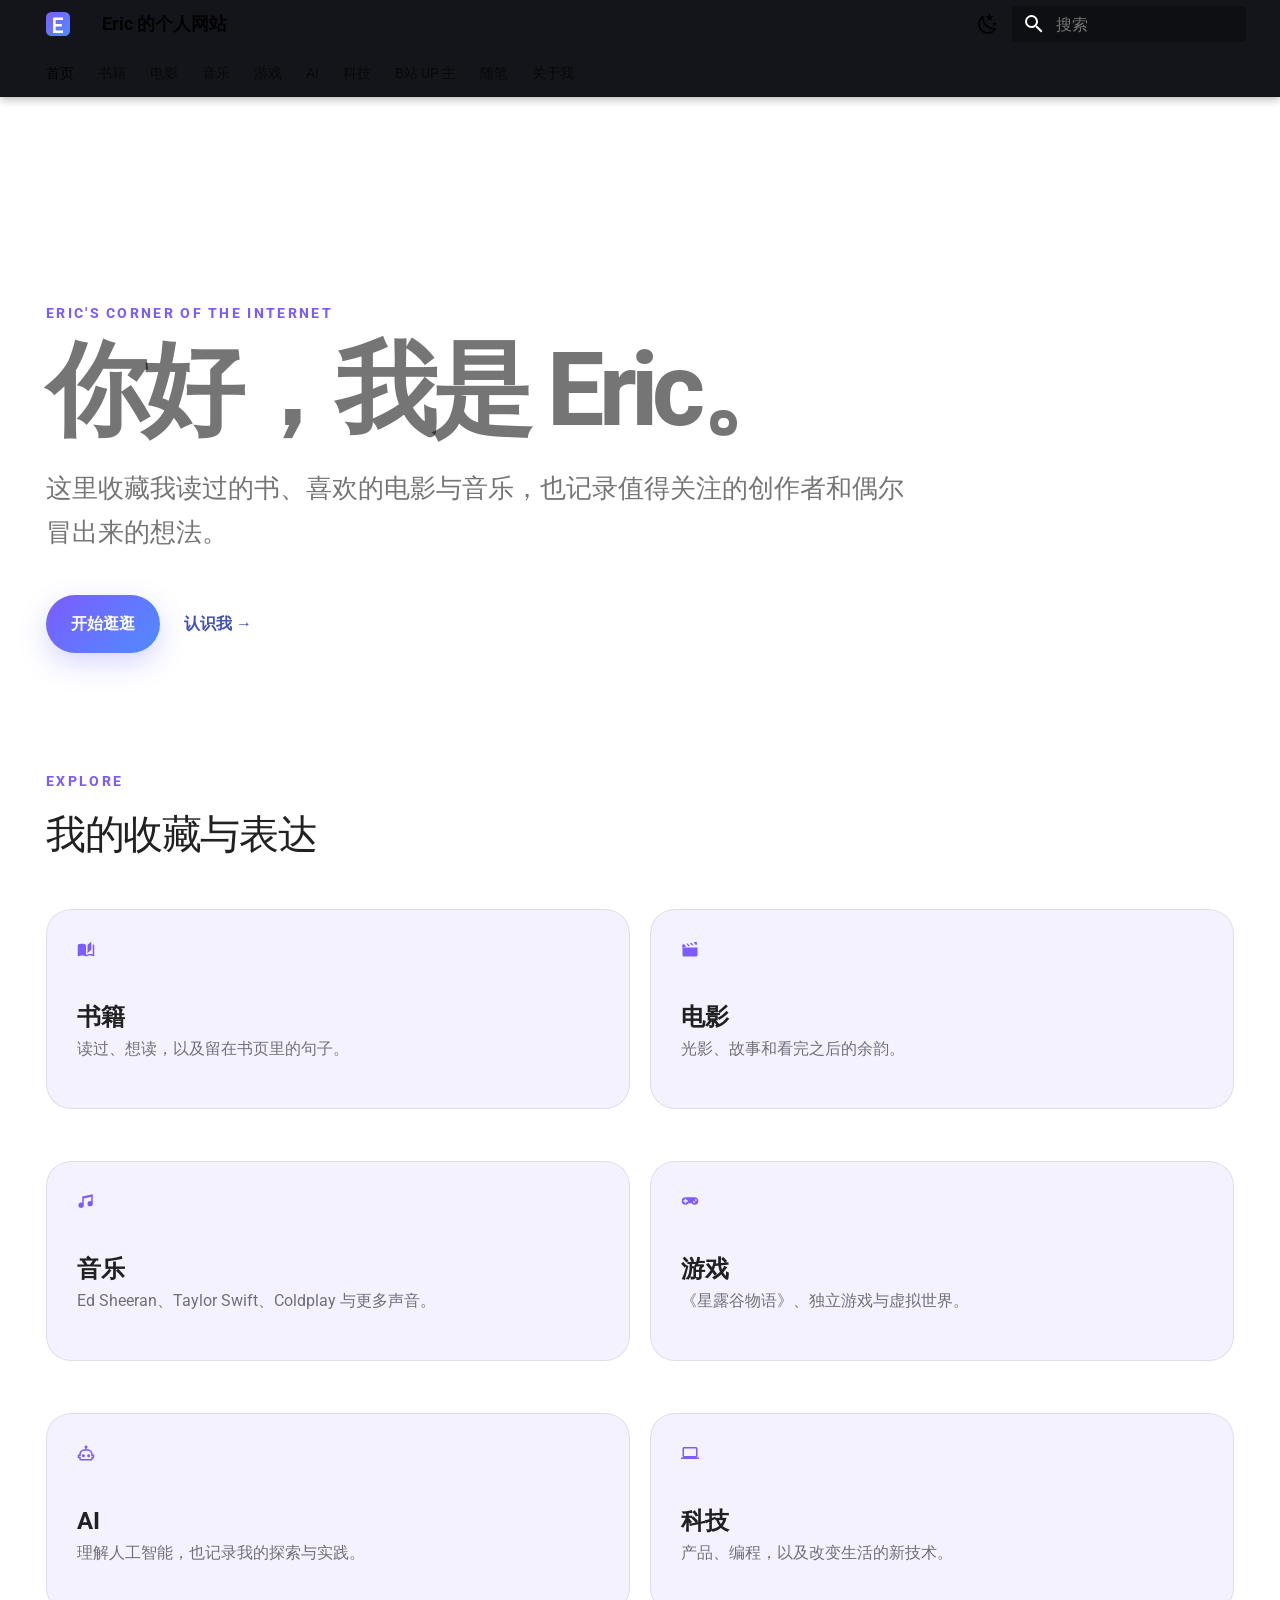
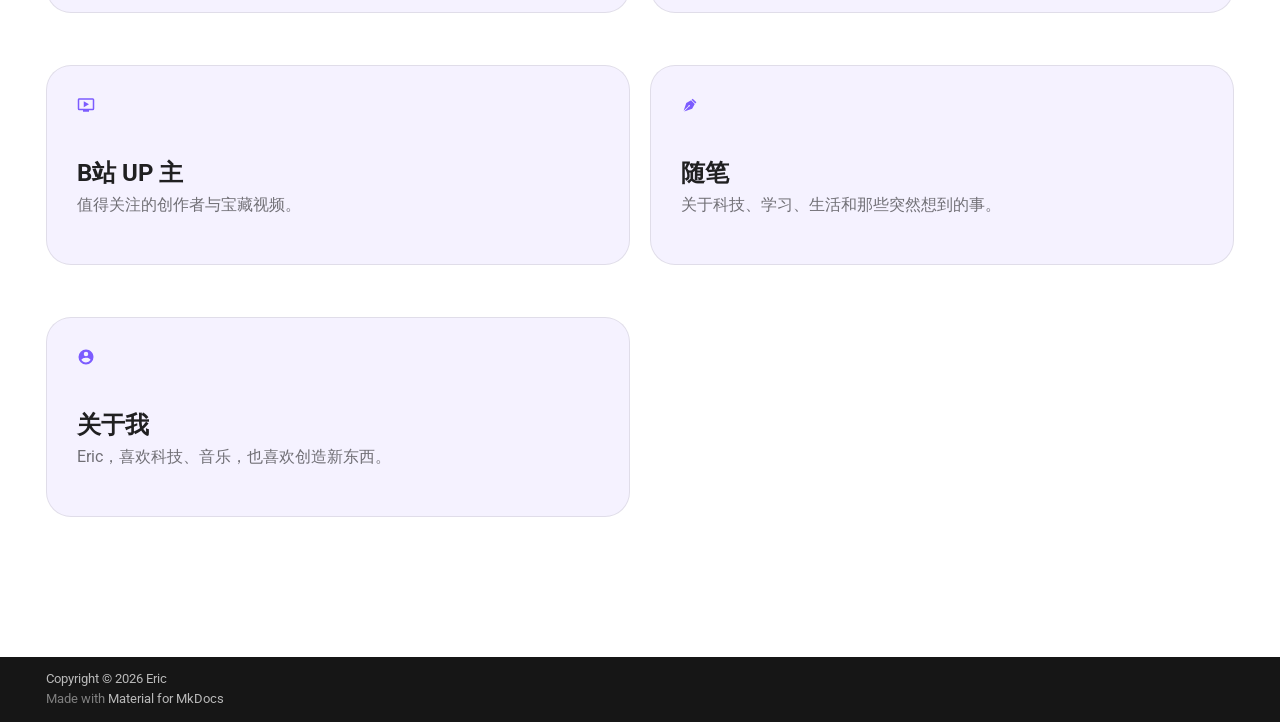
<file: index.html>
<!doctype html>
<html lang="zh" class="no-js">
  <head>
    
      <meta charset="utf-8">
      <meta name="viewport" content="width=device-width,initial-scale=1">
      
        <meta name="description" content="Eric 的个人收藏与随笔 —— 书籍、电影、音乐、游戏、AI、科技与更多。">
      
      
        <meta name="author" content="Eric">
      
      
        <link rel="canonical" href="https://ericyun2026.github.io/">
      
      
      
        <link rel="next" href="books/">
      
      
        
      
      
      <link rel="icon" href="assets/icon.svg">
      <meta name="generator" content="mkdocs-1.6.1, mkdocs-material-9.7.7">
    
    
      
        <title>Eric 的个人网站</title>
      
    
    
      <link rel="stylesheet" href="assets/stylesheets/main.ec1eaa64.min.css">
      
        
        <link rel="stylesheet" href="assets/stylesheets/palette.ab4e12ef.min.css">
      
      


    
    
      
    
    
      
        
        
        <link rel="preconnect" href="https://fonts.gstatic.com" crossorigin>
        <link rel="stylesheet" href="https://fonts.googleapis.com/css?family=Roboto:300,300i,400,400i,700,700i%7CRoboto+Mono:400,400i,700,700i&display=fallback">
        <style>:root{--md-text-font:"Roboto";--md-code-font:"Roboto Mono"}</style>
      
    
    
      <link rel="stylesheet" href="assets/stylesheets/eric.css">
    
    <script>__md_scope=new URL(".",location),__md_hash=e=>[...e].reduce(((e,_)=>(e<<5)-e+_.charCodeAt(0)),0),__md_get=(e,_=localStorage,t=__md_scope)=>JSON.parse(_.getItem(t.pathname+"."+e)),__md_set=(e,_,t=localStorage,a=__md_scope)=>{try{t.setItem(a.pathname+"."+e,JSON.stringify(_))}catch(e){}}</script>
    
      

    
    
  </head>
  
  
    
    
      
    
    
    
    
    <body dir="ltr" data-md-color-scheme="default" data-md-color-primary="black" data-md-color-accent="deep-purple">
  
    
    <input class="md-toggle" data-md-toggle="drawer" type="checkbox" id="__drawer" autocomplete="off">
    <input class="md-toggle" data-md-toggle="search" type="checkbox" id="__search" autocomplete="off">
    <label class="md-overlay" for="__drawer"></label>
    <div data-md-component="skip">
      
    </div>
    <div data-md-component="announce">
      
    </div>
    
    
      

  

<header class="md-header md-header--shadow md-header--lifted" data-md-component="header">
  <nav class="md-header__inner md-grid" aria-label="页眉">
    <a href="." title="Eric 的个人网站" class="md-header__button md-logo" aria-label="Eric 的个人网站" data-md-component="logo">
      
  <img src="assets/icon.svg" alt="logo">

    </a>
    <label class="md-header__button md-icon" for="__drawer">
      
      <svg xmlns="http://www.w3.org/2000/svg" viewBox="0 0 24 24"><path d="M3 6h18v2H3zm0 5h18v2H3zm0 5h18v2H3z"/></svg>
    </label>
    <div class="md-header__title" data-md-component="header-title">
      <div class="md-header__ellipsis">
        <div class="md-header__topic">
          <span class="md-ellipsis">
            Eric 的个人网站
          </span>
        </div>
        <div class="md-header__topic" data-md-component="header-topic">
          <span class="md-ellipsis">
            
              首页
            
          </span>
        </div>
      </div>
    </div>
    
      
        <form class="md-header__option" data-md-component="palette">
  
    
    
    
    <input class="md-option" data-md-color-media="(prefers-color-scheme: light)" data-md-color-scheme="default" data-md-color-primary="black" data-md-color-accent="deep-purple"  aria-label="切换至深色模式"  type="radio" name="__palette" id="__palette_0">
    
      <label class="md-header__button md-icon" title="切换至深色模式" for="__palette_1" hidden>
        <svg xmlns="http://www.w3.org/2000/svg" viewBox="0 0 24 24"><path d="m17.75 4.09-2.53 1.94.91 3.06-2.63-1.81-2.63 1.81.91-3.06-2.53-1.94L12.44 4l1.06-3 1.06 3zm3.5 6.91-1.64 1.25.59 1.98-1.7-1.17-1.7 1.17.59-1.98L15.75 11l2.06-.05L18.5 9l.69 1.95zm-2.28 4.95c.83-.08 1.72 1.1 1.19 1.85-.32.45-.66.87-1.08 1.27C15.17 23 8.84 23 4.94 19.07c-3.91-3.9-3.91-10.24 0-14.14.4-.4.82-.76 1.27-1.08.75-.53 1.93.36 1.85 1.19-.27 2.86.69 5.83 2.89 8.02a9.96 9.96 0 0 0 8.02 2.89m-1.64 2.02a12.08 12.08 0 0 1-7.8-3.47c-2.17-2.19-3.33-5-3.49-7.82-2.81 3.14-2.7 7.96.31 10.98 3.02 3.01 7.84 3.12 10.98.31"/></svg>
      </label>
    
  
    
    
    
    <input class="md-option" data-md-color-media="(prefers-color-scheme: dark)" data-md-color-scheme="slate" data-md-color-primary="black" data-md-color-accent="deep-purple"  aria-label="切换至浅色模式"  type="radio" name="__palette" id="__palette_1">
    
      <label class="md-header__button md-icon" title="切换至浅色模式" for="__palette_0" hidden>
        <svg xmlns="http://www.w3.org/2000/svg" viewBox="0 0 24 24"><path d="M12 7a5 5 0 0 1 5 5 5 5 0 0 1-5 5 5 5 0 0 1-5-5 5 5 0 0 1 5-5m0 2a3 3 0 0 0-3 3 3 3 0 0 0 3 3 3 3 0 0 0 3-3 3 3 0 0 0-3-3m0-7 2.39 3.42C13.65 5.15 12.84 5 12 5s-1.65.15-2.39.42zM3.34 7l4.16-.35A7.2 7.2 0 0 0 5.94 8.5c-.44.74-.69 1.5-.83 2.29zm.02 10 1.76-3.77a7.131 7.131 0 0 0 2.38 4.14zM20.65 7l-1.77 3.79a7.02 7.02 0 0 0-2.38-4.15zm-.01 10-4.14.36c.59-.51 1.12-1.14 1.54-1.86.42-.73.69-1.5.83-2.29zM12 22l-2.41-3.44c.74.27 1.55.44 2.41.44.82 0 1.63-.17 2.37-.44z"/></svg>
      </label>
    
  
</form>
      
    
    
      <script>var palette=__md_get("__palette");if(palette&&palette.color){if("(prefers-color-scheme)"===palette.color.media){var media=matchMedia("(prefers-color-scheme: light)"),input=document.querySelector(media.matches?"[data-md-color-media='(prefers-color-scheme: light)']":"[data-md-color-media='(prefers-color-scheme: dark)']");palette.color.media=input.getAttribute("data-md-color-media"),palette.color.scheme=input.getAttribute("data-md-color-scheme"),palette.color.primary=input.getAttribute("data-md-color-primary"),palette.color.accent=input.getAttribute("data-md-color-accent")}for(var[key,value]of Object.entries(palette.color))document.body.setAttribute("data-md-color-"+key,value)}</script>
    
    
    
      
      
        <label class="md-header__button md-icon" for="__search">
          
          <svg xmlns="http://www.w3.org/2000/svg" viewBox="0 0 24 24"><path d="M9.5 3A6.5 6.5 0 0 1 16 9.5c0 1.61-.59 3.09-1.56 4.23l.27.27h.79l5 5-1.5 1.5-5-5v-.79l-.27-.27A6.52 6.52 0 0 1 9.5 16 6.5 6.5 0 0 1 3 9.5 6.5 6.5 0 0 1 9.5 3m0 2C7 5 5 7 5 9.5S7 14 9.5 14 14 12 14 9.5 12 5 9.5 5"/></svg>
        </label>
        <div class="md-search" data-md-component="search" role="dialog">
  <label class="md-search__overlay" for="__search"></label>
  <div class="md-search__inner" role="search">
    <form class="md-search__form" name="search">
      <input type="text" class="md-search__input" name="query" aria-label="搜索" placeholder="搜索" autocapitalize="off" autocorrect="off" autocomplete="off" spellcheck="false" data-md-component="search-query" required>
      <label class="md-search__icon md-icon" for="__search">
        
        <svg xmlns="http://www.w3.org/2000/svg" viewBox="0 0 24 24"><path d="M9.5 3A6.5 6.5 0 0 1 16 9.5c0 1.61-.59 3.09-1.56 4.23l.27.27h.79l5 5-1.5 1.5-5-5v-.79l-.27-.27A6.52 6.52 0 0 1 9.5 16 6.5 6.5 0 0 1 3 9.5 6.5 6.5 0 0 1 9.5 3m0 2C7 5 5 7 5 9.5S7 14 9.5 14 14 12 14 9.5 12 5 9.5 5"/></svg>
        
        <svg xmlns="http://www.w3.org/2000/svg" viewBox="0 0 24 24"><path d="M20 11v2H8l5.5 5.5-1.42 1.42L4.16 12l7.92-7.92L13.5 5.5 8 11z"/></svg>
      </label>
      <nav class="md-search__options" aria-label="查找">
        
        <button type="reset" class="md-search__icon md-icon" title="清空当前内容" aria-label="清空当前内容" tabindex="-1">
          
          <svg xmlns="http://www.w3.org/2000/svg" viewBox="0 0 24 24"><path d="M19 6.41 17.59 5 12 10.59 6.41 5 5 6.41 10.59 12 5 17.59 6.41 19 12 13.41 17.59 19 19 17.59 13.41 12z"/></svg>
        </button>
      </nav>
      
        <div class="md-search__suggest" data-md-component="search-suggest"></div>
      
    </form>
    <div class="md-search__output">
      <div class="md-search__scrollwrap" tabindex="0" data-md-scrollfix>
        <div class="md-search-result" data-md-component="search-result">
          <div class="md-search-result__meta">
            正在初始化搜索引擎
          </div>
          <ol class="md-search-result__list" role="presentation"></ol>
        </div>
      </div>
    </div>
  </div>
</div>
      
    
    
  </nav>
  
    
      
<nav class="md-tabs" aria-label="标签" data-md-component="tabs">
  <div class="md-grid">
    <ul class="md-tabs__list">
      
        
  
  
  
    
  
  
    <li class="md-tabs__item md-tabs__item--active">
      <a href="." class="md-tabs__link">
        
  
  
    
  
  首页

      </a>
    </li>
  

      
        
  
  
  
  
    <li class="md-tabs__item">
      <a href="books/" class="md-tabs__link">
        
  
  
    
  
  书籍

      </a>
    </li>
  

      
        
  
  
  
  
    <li class="md-tabs__item">
      <a href="movies/" class="md-tabs__link">
        
  
  
    
  
  电影

      </a>
    </li>
  

      
        
  
  
  
  
    <li class="md-tabs__item">
      <a href="music/" class="md-tabs__link">
        
  
  
    
  
  音乐

      </a>
    </li>
  

      
        
  
  
  
  
    <li class="md-tabs__item">
      <a href="games/" class="md-tabs__link">
        
  
  
    
  
  游戏

      </a>
    </li>
  

      
        
  
  
  
  
    <li class="md-tabs__item">
      <a href="ai/" class="md-tabs__link">
        
  
  
    
  
  AI

      </a>
    </li>
  

      
        
  
  
  
  
    <li class="md-tabs__item">
      <a href="technology/" class="md-tabs__link">
        
  
  
    
  
  科技

      </a>
    </li>
  

      
        
  
  
  
  
    <li class="md-tabs__item">
      <a href="creators/" class="md-tabs__link">
        
  
  
    
  
  B站 UP 主

      </a>
    </li>
  

      
        
  
  
  
  
    <li class="md-tabs__item">
      <a href="essays/" class="md-tabs__link">
        
  
  
    
  
  随笔

      </a>
    </li>
  

      
        
  
  
  
  
    <li class="md-tabs__item">
      <a href="about/" class="md-tabs__link">
        
  
  
    
  
  关于我

      </a>
    </li>
  

      
    </ul>
  </div>
</nav>
    
  
</header>
    
    <div class="md-container" data-md-component="container">
      
      
        
      
      <main class="md-main" data-md-component="main">
        <div class="md-main__inner md-grid">
          
            
              
                
              
              <div class="md-sidebar md-sidebar--primary" data-md-component="sidebar" data-md-type="navigation" hidden>
                <div class="md-sidebar__scrollwrap">
                  <div class="md-sidebar__inner">
                    


  


<nav class="md-nav md-nav--primary md-nav--lifted" aria-label="导航栏" data-md-level="0">
  <label class="md-nav__title" for="__drawer">
    <a href="." title="Eric 的个人网站" class="md-nav__button md-logo" aria-label="Eric 的个人网站" data-md-component="logo">
      
  <img src="assets/icon.svg" alt="logo">

    </a>
    Eric 的个人网站
  </label>
  
  <ul class="md-nav__list" data-md-scrollfix>
    
      
      
  
  
    
  
  
  
    <li class="md-nav__item md-nav__item--active">
      
      <input class="md-nav__toggle md-toggle" type="checkbox" id="__toc">
      
      
      
      <a href="." class="md-nav__link md-nav__link--active">
        
  
  
  <span class="md-ellipsis">
    
  
    首页
  

    
  </span>
  
  

      </a>
      
    </li>
  

    
      
      
  
  
  
  
    <li class="md-nav__item">
      <a href="books/" class="md-nav__link">
        
  
  
  <span class="md-ellipsis">
    
  
    书籍
  

    
  </span>
  
  

      </a>
    </li>
  

    
      
      
  
  
  
  
    <li class="md-nav__item">
      <a href="movies/" class="md-nav__link">
        
  
  
  <span class="md-ellipsis">
    
  
    电影
  

    
  </span>
  
  

      </a>
    </li>
  

    
      
      
  
  
  
  
    <li class="md-nav__item">
      <a href="music/" class="md-nav__link">
        
  
  
  <span class="md-ellipsis">
    
  
    音乐
  

    
  </span>
  
  

      </a>
    </li>
  

    
      
      
  
  
  
  
    <li class="md-nav__item">
      <a href="games/" class="md-nav__link">
        
  
  
  <span class="md-ellipsis">
    
  
    游戏
  

    
  </span>
  
  

      </a>
    </li>
  

    
      
      
  
  
  
  
    <li class="md-nav__item">
      <a href="ai/" class="md-nav__link">
        
  
  
  <span class="md-ellipsis">
    
  
    AI
  

    
  </span>
  
  

      </a>
    </li>
  

    
      
      
  
  
  
  
    <li class="md-nav__item">
      <a href="technology/" class="md-nav__link">
        
  
  
  <span class="md-ellipsis">
    
  
    科技
  

    
  </span>
  
  

      </a>
    </li>
  

    
      
      
  
  
  
  
    <li class="md-nav__item">
      <a href="creators/" class="md-nav__link">
        
  
  
  <span class="md-ellipsis">
    
  
    B站 UP 主
  

    
  </span>
  
  

      </a>
    </li>
  

    
      
      
  
  
  
  
    <li class="md-nav__item">
      <a href="essays/" class="md-nav__link">
        
  
  
  <span class="md-ellipsis">
    
  
    随笔
  

    
  </span>
  
  

      </a>
    </li>
  

    
      
      
  
  
  
  
    <li class="md-nav__item">
      <a href="about/" class="md-nav__link">
        
  
  
  <span class="md-ellipsis">
    
  
    关于我
  

    
  </span>
  
  

      </a>
    </li>
  

    
  </ul>
</nav>
                  </div>
                </div>
              </div>
            
            
              
                
              
              <div class="md-sidebar md-sidebar--secondary" data-md-component="sidebar" data-md-type="toc" hidden>
                <div class="md-sidebar__scrollwrap">
                  <div class="md-sidebar__inner">
                    

<nav class="md-nav md-nav--secondary" aria-label="目录">
  
  
  
  
</nav>
                  </div>
                </div>
              </div>
            
          
          
            <div class="md-content" data-md-component="content">
              
              <article class="md-content__inner md-typeset">
                
                  
  




<section class="hero">
  <p class="eyebrow">ERIC'S CORNER OF THE INTERNET</p>
  <h1>你好，我是 Eric。</h1>
  <p class="hero-copy">这里收藏我读过的书、喜欢的电影与音乐，也记录值得关注的创作者和偶尔冒出来的想法。</p>
  <div class="hero-actions"><a class="primary-button" href="books/">开始逛逛</a><a class="text-button" href="about/">认识我 →</a></div>
</section>

<div class="section-heading"><p class="eyebrow">EXPLORE</p><h2>我的收藏与表达</h2></div>

<div class="category-grid">
<p><a class="category-card" href="books/"><span class="twemoji"><svg xmlns="http://www.w3.org/2000/svg" viewBox="0 0 24 24"><path d="m19 2-5 4.5v11l5-4.5zM6.5 5C4.55 5 2.45 5.4 1 6.5v14.66c0 .25.25.5.5.5.1 0 .15-.07.25-.07 1.35-.65 3.3-1.09 4.75-1.09 1.95 0 4.05.4 5.5 1.5 1.35-.85 3.8-1.5 5.5-1.5 1.65 0 3.35.31 4.75 1.06.1.05.15.03.25.03.25 0 .5-.25.5-.5V6.5c-.6-.45-1.25-.75-2-1V19c-1.1-.35-2.3-.5-3.5-.5-1.7 0-4.15.65-5.5 1.5V6.5C10.55 5.4 8.45 5 6.5 5"/></svg></span> <strong>书籍</strong><br><span>读过、想读，以及留在书页里的句子。</span></a></p>
<p><a class="category-card" href="movies/"><span class="twemoji"><svg xmlns="http://www.w3.org/2000/svg" viewBox="0 0 24 24"><path d="m20.84 2.18-3.93.78 2.74 3.54 1.97-.4zm-6.87 1.36L12 3.93l2.75 3.53 1.96-.39zm-4.9.96-1.97.41 2.75 3.53 1.96-.39zm-4.91 1-.98.19a2 2 0 0 0-1.57 2.35L2 10l4.9-.97zM2 10v10a2 2 0 0 0 2 2h16c1.11 0 2-.89 2-2V10z"/></svg></span> <strong>电影</strong><br><span>光影、故事和看完之后的余韵。</span></a></p>
<p><a class="category-card" href="music/"><span class="twemoji"><svg xmlns="http://www.w3.org/2000/svg" viewBox="0 0 24 24"><path d="M21 3v12.5a3.5 3.5 0 0 1-3.5 3.5 3.5 3.5 0 0 1-3.5-3.5 3.5 3.5 0 0 1 3.5-3.5c.54 0 1.05.12 1.5.34V6.47L9 8.6v8.9A3.5 3.5 0 0 1 5.5 21 3.5 3.5 0 0 1 2 17.5 3.5 3.5 0 0 1 5.5 14c.54 0 1.05.12 1.5.34V6z"/></svg></span> <strong>音乐</strong><br><span>Ed Sheeran、Taylor Swift、Coldplay 与更多声音。</span></a></p>
<p><a class="category-card" href="games/"><span class="twemoji"><svg xmlns="http://www.w3.org/2000/svg" viewBox="0 0 24 24"><path d="M6 7h12a5 5 0 0 1 5 5 5 5 0 0 1-5 5c-1.64 0-3.09-.79-4-2h-4c-.91 1.21-2.36 2-4 2a5 5 0 0 1-5-5 5 5 0 0 1 5-5m13.75 2.5a1.25 1.25 0 0 0-1.25 1.25A1.25 1.25 0 0 0 19.75 12 1.25 1.25 0 0 0 21 10.75a1.25 1.25 0 0 0-1.25-1.25m-2.5 2.5A1.25 1.25 0 0 0 16 13.25a1.25 1.25 0 0 0 1.25 1.25 1.25 1.25 0 0 0 1.25-1.25A1.25 1.25 0 0 0 17.25 12M5 9v2H3v2h2v2h2v-2h2v-2H7V9z"/></svg></span> <strong>游戏</strong><br><span>《星露谷物语》、独立游戏与虚拟世界。</span></a></p>
<p><a class="category-card" href="ai/"><span class="twemoji"><svg xmlns="http://www.w3.org/2000/svg" viewBox="0 0 24 24"><path d="M17.5 15.5c0 1.11-.89 2-2 2s-2-.89-2-2 .9-2 2-2 2 .9 2 2m-9-2c-1.1 0-2 .9-2 2s.9 2 2 2 2-.89 2-2-.89-2-2-2M23 15v3c0 .55-.45 1-1 1h-1v1c0 1.11-.89 2-2 2H5a2 2 0 0 1-2-2v-1H2c-.55 0-1-.45-1-1v-3c0-.55.45-1 1-1h1c0-3.87 3.13-7 7-7h1V5.73c-.6-.34-1-.99-1-1.73 0-1.1.9-2 2-2s2 .9 2 2c0 .74-.4 1.39-1 1.73V7h1c3.87 0 7 3.13 7 7h1c.55 0 1 .45 1 1m-2 1h-2v-2c0-2.76-2.24-5-5-5h-4c-2.76 0-5 2.24-5 5v2H3v1h2v3h14v-3h2z"/></svg></span> <strong>AI</strong><br><span>理解人工智能，也记录我的探索与实践。</span></a></p>
<p><a class="category-card" href="technology/"><span class="twemoji"><svg xmlns="http://www.w3.org/2000/svg" viewBox="0 0 24 24"><path d="M4 6h16v10H4m16 2a2 2 0 0 0 2-2V6a2 2 0 0 0-2-2H4c-1.11 0-2 .89-2 2v10a2 2 0 0 0 2 2H0v2h24v-2z"/></svg></span> <strong>科技</strong><br><span>产品、编程，以及改变生活的新技术。</span></a></p>
<p><a class="category-card" href="creators/"><span class="twemoji"><svg xmlns="http://www.w3.org/2000/svg" viewBox="0 0 24 24"><path d="M21 3H3c-1.11 0-2 .89-2 2v12a2 2 0 0 0 2 2h5v2h8v-2h5a2 2 0 0 0 2-2V5a2 2 0 0 0-2-2m0 14H3V5h18m-5 6-7 4V7"/></svg></span> <strong>B站 UP 主</strong><br><span>值得关注的创作者与宝藏视频。</span></a></p>
<p><a class="category-card" href="essays/"><span class="twemoji"><svg xmlns="http://www.w3.org/2000/svg" viewBox="0 0 24 24"><path d="m15.54 3.5 4.96 4.97-1.43 1.41-4.95-4.95zM3.5 19.78l6.5-6.47c-.1-.31-.03-.7.23-.96.39-.39 1.03-.39 1.42 0 .39.4.39 1.03 0 1.42-.26.26-.65.33-.96.23l-6.47 6.5 10.61-3.55 3.53-6.36-4.94-4.95-6.37 3.53z"/></svg></span> <strong>随笔</strong><br><span>关于科技、学习、生活和那些突然想到的事。</span></a></p>
<p><a class="category-card" href="about/"><span class="twemoji"><svg xmlns="http://www.w3.org/2000/svg" viewBox="0 0 24 24"><path d="M12 19.2c-2.5 0-4.71-1.28-6-3.2.03-2 4-3.1 6-3.1s5.97 1.1 6 3.1a7.23 7.23 0 0 1-6 3.2M12 5a3 3 0 0 1 3 3 3 3 0 0 1-3 3 3 3 0 0 1-3-3 3 3 0 0 1 3-3m0-3A10 10 0 0 0 2 12a10 10 0 0 0 10 10 10 10 0 0 0 10-10c0-5.53-4.5-10-10-10"/></svg></span> <strong>关于我</strong><br><span>Eric，喜欢科技、音乐，也喜欢创造新东西。</span></a></p>
</div>







  
  




  



                
              </article>
            </div>
          
          
<script>var target=document.getElementById(location.hash.slice(1));target&&target.name&&(target.checked=target.name.startsWith("__tabbed_"))</script>
        </div>
        
          <button type="button" class="md-top md-icon" data-md-component="top" hidden>
  
  <svg xmlns="http://www.w3.org/2000/svg" viewBox="0 0 24 24"><path d="M13 20h-2V8l-5.5 5.5-1.42-1.42L12 4.16l7.92 7.92-1.42 1.42L13 8z"/></svg>
  回到页面顶部
</button>
        
      </main>
      
        <footer class="md-footer">
  
  <div class="md-footer-meta md-typeset">
    <div class="md-footer-meta__inner md-grid">
      <div class="md-copyright">
  
    <div class="md-copyright__highlight">
      Copyright &copy; 2026 Eric
    </div>
  
  
    Made with
    <a href="https://squidfunk.github.io/mkdocs-material/" target="_blank" rel="noopener">
      Material for MkDocs
    </a>
  
</div>
      
    </div>
  </div>
</footer>
      
    </div>
    <div class="md-dialog" data-md-component="dialog">
      <div class="md-dialog__inner md-typeset"></div>
    </div>
    
    
    
      
      
      <script id="__config" type="application/json">{"annotate": null, "base": ".", "features": ["navigation.tabs", "navigation.tabs.sticky", "navigation.indexes", "navigation.top", "search.suggest", "search.highlight", "content.code.copy"], "search": "assets/javascripts/workers/search.2c215733.min.js", "tags": null, "translations": {"clipboard.copied": "\u5df2\u590d\u5236", "clipboard.copy": "\u590d\u5236", "search.result.more.one": "\u5728\u8be5\u9875\u4e0a\u8fd8\u6709 1 \u4e2a\u7b26\u5408\u6761\u4ef6\u7684\u7ed3\u679c", "search.result.more.other": "\u5728\u8be5\u9875\u4e0a\u8fd8\u6709 # \u4e2a\u7b26\u5408\u6761\u4ef6\u7684\u7ed3\u679c", "search.result.none": "\u6ca1\u6709\u627e\u5230\u7b26\u5408\u6761\u4ef6\u7684\u7ed3\u679c", "search.result.one": "\u627e\u5230 1 \u4e2a\u7b26\u5408\u6761\u4ef6\u7684\u7ed3\u679c", "search.result.other": "# \u4e2a\u7b26\u5408\u6761\u4ef6\u7684\u7ed3\u679c", "search.result.placeholder": "\u952e\u5165\u4ee5\u5f00\u59cb\u641c\u7d22", "search.result.term.missing": "\u7f3a\u5c11", "select.version": "\u9009\u62e9\u5f53\u524d\u7248\u672c"}, "version": null}</script>
    
    
      <script src="assets/javascripts/bundle.d7400e89.min.js"></script>
      
    
  </body>
</html>
</file>
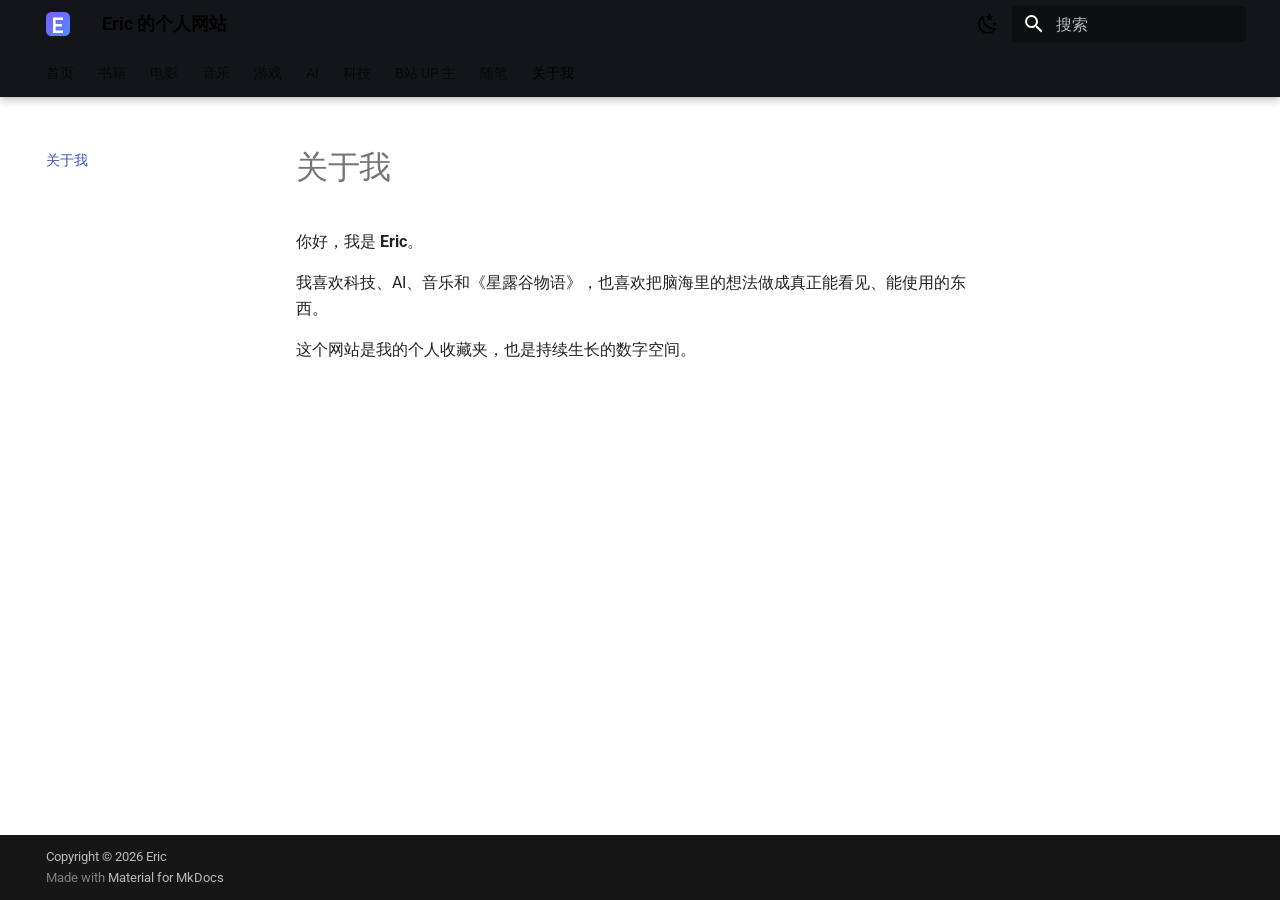
<file: about/index.html>
<!doctype html>
<html lang="zh" class="no-js">
  <head>
    
      <meta charset="utf-8">
      <meta name="viewport" content="width=device-width,initial-scale=1">
      
        <meta name="description" content="Eric 的个人收藏与随笔 —— 书籍、电影、音乐、游戏、AI、科技与更多。">
      
      
        <meta name="author" content="Eric">
      
      
        <link rel="canonical" href="https://ericyun2026.github.io/about/">
      
      
        <link rel="prev" href="../essays/">
      
      
      
        
      
      
      <link rel="icon" href="../assets/icon.svg">
      <meta name="generator" content="mkdocs-1.6.1, mkdocs-material-9.7.7">
    
    
      
        <title>关于我 - Eric 的个人网站</title>
      
    
    
      <link rel="stylesheet" href="../assets/stylesheets/main.ec1eaa64.min.css">
      
        
        <link rel="stylesheet" href="../assets/stylesheets/palette.ab4e12ef.min.css">
      
      


    
    
      
    
    
      
        
        
        <link rel="preconnect" href="https://fonts.gstatic.com" crossorigin>
        <link rel="stylesheet" href="https://fonts.googleapis.com/css?family=Roboto:300,300i,400,400i,700,700i%7CRoboto+Mono:400,400i,700,700i&display=fallback">
        <style>:root{--md-text-font:"Roboto";--md-code-font:"Roboto Mono"}</style>
      
    
    
      <link rel="stylesheet" href="../assets/stylesheets/eric.css">
    
    <script>__md_scope=new URL("..",location),__md_hash=e=>[...e].reduce(((e,_)=>(e<<5)-e+_.charCodeAt(0)),0),__md_get=(e,_=localStorage,t=__md_scope)=>JSON.parse(_.getItem(t.pathname+"."+e)),__md_set=(e,_,t=localStorage,a=__md_scope)=>{try{t.setItem(a.pathname+"."+e,JSON.stringify(_))}catch(e){}}</script>
    
      

    
    
  </head>
  
  
    
    
      
    
    
    
    
    <body dir="ltr" data-md-color-scheme="default" data-md-color-primary="black" data-md-color-accent="deep-purple">
  
    
    <input class="md-toggle" data-md-toggle="drawer" type="checkbox" id="__drawer" autocomplete="off">
    <input class="md-toggle" data-md-toggle="search" type="checkbox" id="__search" autocomplete="off">
    <label class="md-overlay" for="__drawer"></label>
    <div data-md-component="skip">
      
        
        <a href="#_1" class="md-skip">
          跳转至
        </a>
      
    </div>
    <div data-md-component="announce">
      
    </div>
    
    
      

  

<header class="md-header md-header--shadow md-header--lifted" data-md-component="header">
  <nav class="md-header__inner md-grid" aria-label="页眉">
    <a href=".." title="Eric 的个人网站" class="md-header__button md-logo" aria-label="Eric 的个人网站" data-md-component="logo">
      
  <img src="../assets/icon.svg" alt="logo">

    </a>
    <label class="md-header__button md-icon" for="__drawer">
      
      <svg xmlns="http://www.w3.org/2000/svg" viewBox="0 0 24 24"><path d="M3 6h18v2H3zm0 5h18v2H3zm0 5h18v2H3z"/></svg>
    </label>
    <div class="md-header__title" data-md-component="header-title">
      <div class="md-header__ellipsis">
        <div class="md-header__topic">
          <span class="md-ellipsis">
            Eric 的个人网站
          </span>
        </div>
        <div class="md-header__topic" data-md-component="header-topic">
          <span class="md-ellipsis">
            
              关于我
            
          </span>
        </div>
      </div>
    </div>
    
      
        <form class="md-header__option" data-md-component="palette">
  
    
    
    
    <input class="md-option" data-md-color-media="(prefers-color-scheme: light)" data-md-color-scheme="default" data-md-color-primary="black" data-md-color-accent="deep-purple"  aria-label="切换至深色模式"  type="radio" name="__palette" id="__palette_0">
    
      <label class="md-header__button md-icon" title="切换至深色模式" for="__palette_1" hidden>
        <svg xmlns="http://www.w3.org/2000/svg" viewBox="0 0 24 24"><path d="m17.75 4.09-2.53 1.94.91 3.06-2.63-1.81-2.63 1.81.91-3.06-2.53-1.94L12.44 4l1.06-3 1.06 3zm3.5 6.91-1.64 1.25.59 1.98-1.7-1.17-1.7 1.17.59-1.98L15.75 11l2.06-.05L18.5 9l.69 1.95zm-2.28 4.95c.83-.08 1.72 1.1 1.19 1.85-.32.45-.66.87-1.08 1.27C15.17 23 8.84 23 4.94 19.07c-3.91-3.9-3.91-10.24 0-14.14.4-.4.82-.76 1.27-1.08.75-.53 1.93.36 1.85 1.19-.27 2.86.69 5.83 2.89 8.02a9.96 9.96 0 0 0 8.02 2.89m-1.64 2.02a12.08 12.08 0 0 1-7.8-3.47c-2.17-2.19-3.33-5-3.49-7.82-2.81 3.14-2.7 7.96.31 10.98 3.02 3.01 7.84 3.12 10.98.31"/></svg>
      </label>
    
  
    
    
    
    <input class="md-option" data-md-color-media="(prefers-color-scheme: dark)" data-md-color-scheme="slate" data-md-color-primary="black" data-md-color-accent="deep-purple"  aria-label="切换至浅色模式"  type="radio" name="__palette" id="__palette_1">
    
      <label class="md-header__button md-icon" title="切换至浅色模式" for="__palette_0" hidden>
        <svg xmlns="http://www.w3.org/2000/svg" viewBox="0 0 24 24"><path d="M12 7a5 5 0 0 1 5 5 5 5 0 0 1-5 5 5 5 0 0 1-5-5 5 5 0 0 1 5-5m0 2a3 3 0 0 0-3 3 3 3 0 0 0 3 3 3 3 0 0 0 3-3 3 3 0 0 0-3-3m0-7 2.39 3.42C13.65 5.15 12.84 5 12 5s-1.65.15-2.39.42zM3.34 7l4.16-.35A7.2 7.2 0 0 0 5.94 8.5c-.44.74-.69 1.5-.83 2.29zm.02 10 1.76-3.77a7.131 7.131 0 0 0 2.38 4.14zM20.65 7l-1.77 3.79a7.02 7.02 0 0 0-2.38-4.15zm-.01 10-4.14.36c.59-.51 1.12-1.14 1.54-1.86.42-.73.69-1.5.83-2.29zM12 22l-2.41-3.44c.74.27 1.55.44 2.41.44.82 0 1.63-.17 2.37-.44z"/></svg>
      </label>
    
  
</form>
      
    
    
      <script>var palette=__md_get("__palette");if(palette&&palette.color){if("(prefers-color-scheme)"===palette.color.media){var media=matchMedia("(prefers-color-scheme: light)"),input=document.querySelector(media.matches?"[data-md-color-media='(prefers-color-scheme: light)']":"[data-md-color-media='(prefers-color-scheme: dark)']");palette.color.media=input.getAttribute("data-md-color-media"),palette.color.scheme=input.getAttribute("data-md-color-scheme"),palette.color.primary=input.getAttribute("data-md-color-primary"),palette.color.accent=input.getAttribute("data-md-color-accent")}for(var[key,value]of Object.entries(palette.color))document.body.setAttribute("data-md-color-"+key,value)}</script>
    
    
    
      
      
        <label class="md-header__button md-icon" for="__search">
          
          <svg xmlns="http://www.w3.org/2000/svg" viewBox="0 0 24 24"><path d="M9.5 3A6.5 6.5 0 0 1 16 9.5c0 1.61-.59 3.09-1.56 4.23l.27.27h.79l5 5-1.5 1.5-5-5v-.79l-.27-.27A6.52 6.52 0 0 1 9.5 16 6.5 6.5 0 0 1 3 9.5 6.5 6.5 0 0 1 9.5 3m0 2C7 5 5 7 5 9.5S7 14 9.5 14 14 12 14 9.5 12 5 9.5 5"/></svg>
        </label>
        <div class="md-search" data-md-component="search" role="dialog">
  <label class="md-search__overlay" for="__search"></label>
  <div class="md-search__inner" role="search">
    <form class="md-search__form" name="search">
      <input type="text" class="md-search__input" name="query" aria-label="搜索" placeholder="搜索" autocapitalize="off" autocorrect="off" autocomplete="off" spellcheck="false" data-md-component="search-query" required>
      <label class="md-search__icon md-icon" for="__search">
        
        <svg xmlns="http://www.w3.org/2000/svg" viewBox="0 0 24 24"><path d="M9.5 3A6.5 6.5 0 0 1 16 9.5c0 1.61-.59 3.09-1.56 4.23l.27.27h.79l5 5-1.5 1.5-5-5v-.79l-.27-.27A6.52 6.52 0 0 1 9.5 16 6.5 6.5 0 0 1 3 9.5 6.5 6.5 0 0 1 9.5 3m0 2C7 5 5 7 5 9.5S7 14 9.5 14 14 12 14 9.5 12 5 9.5 5"/></svg>
        
        <svg xmlns="http://www.w3.org/2000/svg" viewBox="0 0 24 24"><path d="M20 11v2H8l5.5 5.5-1.42 1.42L4.16 12l7.92-7.92L13.5 5.5 8 11z"/></svg>
      </label>
      <nav class="md-search__options" aria-label="查找">
        
        <button type="reset" class="md-search__icon md-icon" title="清空当前内容" aria-label="清空当前内容" tabindex="-1">
          
          <svg xmlns="http://www.w3.org/2000/svg" viewBox="0 0 24 24"><path d="M19 6.41 17.59 5 12 10.59 6.41 5 5 6.41 10.59 12 5 17.59 6.41 19 12 13.41 17.59 19 19 17.59 13.41 12z"/></svg>
        </button>
      </nav>
      
        <div class="md-search__suggest" data-md-component="search-suggest"></div>
      
    </form>
    <div class="md-search__output">
      <div class="md-search__scrollwrap" tabindex="0" data-md-scrollfix>
        <div class="md-search-result" data-md-component="search-result">
          <div class="md-search-result__meta">
            正在初始化搜索引擎
          </div>
          <ol class="md-search-result__list" role="presentation"></ol>
        </div>
      </div>
    </div>
  </div>
</div>
      
    
    
  </nav>
  
    
      
<nav class="md-tabs" aria-label="标签" data-md-component="tabs">
  <div class="md-grid">
    <ul class="md-tabs__list">
      
        
  
  
  
  
    <li class="md-tabs__item">
      <a href=".." class="md-tabs__link">
        
  
  
    
  
  首页

      </a>
    </li>
  

      
        
  
  
  
  
    <li class="md-tabs__item">
      <a href="../books/" class="md-tabs__link">
        
  
  
    
  
  书籍

      </a>
    </li>
  

      
        
  
  
  
  
    <li class="md-tabs__item">
      <a href="../movies/" class="md-tabs__link">
        
  
  
    
  
  电影

      </a>
    </li>
  

      
        
  
  
  
  
    <li class="md-tabs__item">
      <a href="../music/" class="md-tabs__link">
        
  
  
    
  
  音乐

      </a>
    </li>
  

      
        
  
  
  
  
    <li class="md-tabs__item">
      <a href="../games/" class="md-tabs__link">
        
  
  
    
  
  游戏

      </a>
    </li>
  

      
        
  
  
  
  
    <li class="md-tabs__item">
      <a href="../ai/" class="md-tabs__link">
        
  
  
    
  
  AI

      </a>
    </li>
  

      
        
  
  
  
  
    <li class="md-tabs__item">
      <a href="../technology/" class="md-tabs__link">
        
  
  
    
  
  科技

      </a>
    </li>
  

      
        
  
  
  
  
    <li class="md-tabs__item">
      <a href="../creators/" class="md-tabs__link">
        
  
  
    
  
  B站 UP 主

      </a>
    </li>
  

      
        
  
  
  
  
    <li class="md-tabs__item">
      <a href="../essays/" class="md-tabs__link">
        
  
  
    
  
  随笔

      </a>
    </li>
  

      
        
  
  
  
    
  
  
    <li class="md-tabs__item md-tabs__item--active">
      <a href="./" class="md-tabs__link">
        
  
  
    
  
  关于我

      </a>
    </li>
  

      
    </ul>
  </div>
</nav>
    
  
</header>
    
    <div class="md-container" data-md-component="container">
      
      
        
      
      <main class="md-main" data-md-component="main">
        <div class="md-main__inner md-grid">
          
            
              
              <div class="md-sidebar md-sidebar--primary" data-md-component="sidebar" data-md-type="navigation" >
                <div class="md-sidebar__scrollwrap">
                  <div class="md-sidebar__inner">
                    


  


<nav class="md-nav md-nav--primary md-nav--lifted" aria-label="导航栏" data-md-level="0">
  <label class="md-nav__title" for="__drawer">
    <a href=".." title="Eric 的个人网站" class="md-nav__button md-logo" aria-label="Eric 的个人网站" data-md-component="logo">
      
  <img src="../assets/icon.svg" alt="logo">

    </a>
    Eric 的个人网站
  </label>
  
  <ul class="md-nav__list" data-md-scrollfix>
    
      
      
  
  
  
  
    <li class="md-nav__item">
      <a href=".." class="md-nav__link">
        
  
  
  <span class="md-ellipsis">
    
  
    首页
  

    
  </span>
  
  

      </a>
    </li>
  

    
      
      
  
  
  
  
    <li class="md-nav__item">
      <a href="../books/" class="md-nav__link">
        
  
  
  <span class="md-ellipsis">
    
  
    书籍
  

    
  </span>
  
  

      </a>
    </li>
  

    
      
      
  
  
  
  
    <li class="md-nav__item">
      <a href="../movies/" class="md-nav__link">
        
  
  
  <span class="md-ellipsis">
    
  
    电影
  

    
  </span>
  
  

      </a>
    </li>
  

    
      
      
  
  
  
  
    <li class="md-nav__item">
      <a href="../music/" class="md-nav__link">
        
  
  
  <span class="md-ellipsis">
    
  
    音乐
  

    
  </span>
  
  

      </a>
    </li>
  

    
      
      
  
  
  
  
    <li class="md-nav__item">
      <a href="../games/" class="md-nav__link">
        
  
  
  <span class="md-ellipsis">
    
  
    游戏
  

    
  </span>
  
  

      </a>
    </li>
  

    
      
      
  
  
  
  
    <li class="md-nav__item">
      <a href="../ai/" class="md-nav__link">
        
  
  
  <span class="md-ellipsis">
    
  
    AI
  

    
  </span>
  
  

      </a>
    </li>
  

    
      
      
  
  
  
  
    <li class="md-nav__item">
      <a href="../technology/" class="md-nav__link">
        
  
  
  <span class="md-ellipsis">
    
  
    科技
  

    
  </span>
  
  

      </a>
    </li>
  

    
      
      
  
  
  
  
    <li class="md-nav__item">
      <a href="../creators/" class="md-nav__link">
        
  
  
  <span class="md-ellipsis">
    
  
    B站 UP 主
  

    
  </span>
  
  

      </a>
    </li>
  

    
      
      
  
  
  
  
    <li class="md-nav__item">
      <a href="../essays/" class="md-nav__link">
        
  
  
  <span class="md-ellipsis">
    
  
    随笔
  

    
  </span>
  
  

      </a>
    </li>
  

    
      
      
  
  
    
  
  
  
    <li class="md-nav__item md-nav__item--active">
      
      <input class="md-nav__toggle md-toggle" type="checkbox" id="__toc">
      
      
        
      
      
      <a href="./" class="md-nav__link md-nav__link--active">
        
  
  
  <span class="md-ellipsis">
    
  
    关于我
  

    
  </span>
  
  

      </a>
      
    </li>
  

    
  </ul>
</nav>
                  </div>
                </div>
              </div>
            
            
              
              <div class="md-sidebar md-sidebar--secondary" data-md-component="sidebar" data-md-type="toc" >
                <div class="md-sidebar__scrollwrap">
                  <div class="md-sidebar__inner">
                    

<nav class="md-nav md-nav--secondary" aria-label="目录">
  
  
  
    
  
  
</nav>
                  </div>
                </div>
              </div>
            
          
          
            <div class="md-content" data-md-component="content">
              
              <article class="md-content__inner md-typeset">
                
                  



<h1 id="_1">关于我<a class="headerlink" href="#_1" title="Permanent link">&para;</a></h1>
<p>你好，我是 <strong>Eric</strong>。</p>
<p>我喜欢科技、AI、音乐和《星露谷物语》，也喜欢把脑海里的想法做成真正能看见、能使用的东西。</p>
<p>这个网站是我的个人收藏夹，也是持续生长的数字空间。</p>












                
              </article>
            </div>
          
          
<script>var target=document.getElementById(location.hash.slice(1));target&&target.name&&(target.checked=target.name.startsWith("__tabbed_"))</script>
        </div>
        
          <button type="button" class="md-top md-icon" data-md-component="top" hidden>
  
  <svg xmlns="http://www.w3.org/2000/svg" viewBox="0 0 24 24"><path d="M13 20h-2V8l-5.5 5.5-1.42-1.42L12 4.16l7.92 7.92-1.42 1.42L13 8z"/></svg>
  回到页面顶部
</button>
        
      </main>
      
        <footer class="md-footer">
  
  <div class="md-footer-meta md-typeset">
    <div class="md-footer-meta__inner md-grid">
      <div class="md-copyright">
  
    <div class="md-copyright__highlight">
      Copyright &copy; 2026 Eric
    </div>
  
  
    Made with
    <a href="https://squidfunk.github.io/mkdocs-material/" target="_blank" rel="noopener">
      Material for MkDocs
    </a>
  
</div>
      
    </div>
  </div>
</footer>
      
    </div>
    <div class="md-dialog" data-md-component="dialog">
      <div class="md-dialog__inner md-typeset"></div>
    </div>
    
    
    
      
      
      <script id="__config" type="application/json">{"annotate": null, "base": "..", "features": ["navigation.tabs", "navigation.tabs.sticky", "navigation.indexes", "navigation.top", "search.suggest", "search.highlight", "content.code.copy"], "search": "../assets/javascripts/workers/search.2c215733.min.js", "tags": null, "translations": {"clipboard.copied": "\u5df2\u590d\u5236", "clipboard.copy": "\u590d\u5236", "search.result.more.one": "\u5728\u8be5\u9875\u4e0a\u8fd8\u6709 1 \u4e2a\u7b26\u5408\u6761\u4ef6\u7684\u7ed3\u679c", "search.result.more.other": "\u5728\u8be5\u9875\u4e0a\u8fd8\u6709 # \u4e2a\u7b26\u5408\u6761\u4ef6\u7684\u7ed3\u679c", "search.result.none": "\u6ca1\u6709\u627e\u5230\u7b26\u5408\u6761\u4ef6\u7684\u7ed3\u679c", "search.result.one": "\u627e\u5230 1 \u4e2a\u7b26\u5408\u6761\u4ef6\u7684\u7ed3\u679c", "search.result.other": "# \u4e2a\u7b26\u5408\u6761\u4ef6\u7684\u7ed3\u679c", "search.result.placeholder": "\u952e\u5165\u4ee5\u5f00\u59cb\u641c\u7d22", "search.result.term.missing": "\u7f3a\u5c11", "select.version": "\u9009\u62e9\u5f53\u524d\u7248\u672c"}, "version": null}</script>
    
    
      <script src="../assets/javascripts/bundle.d7400e89.min.js"></script>
      
    
  </body>
</html>
</file>
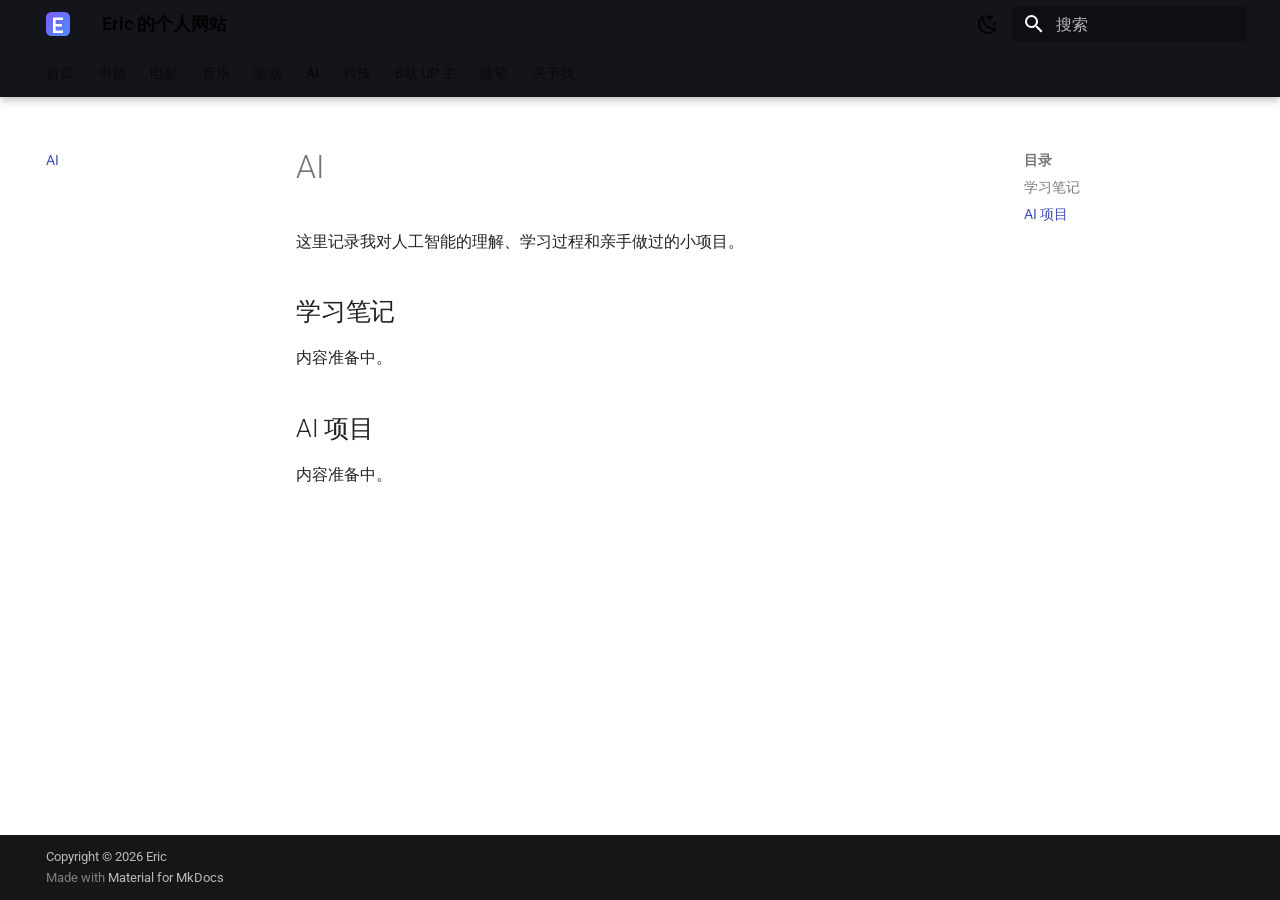
<file: ai/index.html>
<!doctype html>
<html lang="zh" class="no-js">
  <head>
    
      <meta charset="utf-8">
      <meta name="viewport" content="width=device-width,initial-scale=1">
      
        <meta name="description" content="Eric 的个人收藏与随笔 —— 书籍、电影、音乐、游戏、AI、科技与更多。">
      
      
        <meta name="author" content="Eric">
      
      
        <link rel="canonical" href="https://ericyun2026.github.io/ai/">
      
      
        <link rel="prev" href="../games/">
      
      
        <link rel="next" href="../technology/">
      
      
        
      
      
      <link rel="icon" href="../assets/icon.svg">
      <meta name="generator" content="mkdocs-1.6.1, mkdocs-material-9.7.7">
    
    
      
        <title>AI - Eric 的个人网站</title>
      
    
    
      <link rel="stylesheet" href="../assets/stylesheets/main.ec1eaa64.min.css">
      
        
        <link rel="stylesheet" href="../assets/stylesheets/palette.ab4e12ef.min.css">
      
      


    
    
      
    
    
      
        
        
        <link rel="preconnect" href="https://fonts.gstatic.com" crossorigin>
        <link rel="stylesheet" href="https://fonts.googleapis.com/css?family=Roboto:300,300i,400,400i,700,700i%7CRoboto+Mono:400,400i,700,700i&display=fallback">
        <style>:root{--md-text-font:"Roboto";--md-code-font:"Roboto Mono"}</style>
      
    
    
      <link rel="stylesheet" href="../assets/stylesheets/eric.css">
    
    <script>__md_scope=new URL("..",location),__md_hash=e=>[...e].reduce(((e,_)=>(e<<5)-e+_.charCodeAt(0)),0),__md_get=(e,_=localStorage,t=__md_scope)=>JSON.parse(_.getItem(t.pathname+"."+e)),__md_set=(e,_,t=localStorage,a=__md_scope)=>{try{t.setItem(a.pathname+"."+e,JSON.stringify(_))}catch(e){}}</script>
    
      

    
    
  </head>
  
  
    
    
      
    
    
    
    
    <body dir="ltr" data-md-color-scheme="default" data-md-color-primary="black" data-md-color-accent="deep-purple">
  
    
    <input class="md-toggle" data-md-toggle="drawer" type="checkbox" id="__drawer" autocomplete="off">
    <input class="md-toggle" data-md-toggle="search" type="checkbox" id="__search" autocomplete="off">
    <label class="md-overlay" for="__drawer"></label>
    <div data-md-component="skip">
      
        
        <a href="#ai" class="md-skip">
          跳转至
        </a>
      
    </div>
    <div data-md-component="announce">
      
    </div>
    
    
      

  

<header class="md-header md-header--shadow md-header--lifted" data-md-component="header">
  <nav class="md-header__inner md-grid" aria-label="页眉">
    <a href=".." title="Eric 的个人网站" class="md-header__button md-logo" aria-label="Eric 的个人网站" data-md-component="logo">
      
  <img src="../assets/icon.svg" alt="logo">

    </a>
    <label class="md-header__button md-icon" for="__drawer">
      
      <svg xmlns="http://www.w3.org/2000/svg" viewBox="0 0 24 24"><path d="M3 6h18v2H3zm0 5h18v2H3zm0 5h18v2H3z"/></svg>
    </label>
    <div class="md-header__title" data-md-component="header-title">
      <div class="md-header__ellipsis">
        <div class="md-header__topic">
          <span class="md-ellipsis">
            Eric 的个人网站
          </span>
        </div>
        <div class="md-header__topic" data-md-component="header-topic">
          <span class="md-ellipsis">
            
              AI
            
          </span>
        </div>
      </div>
    </div>
    
      
        <form class="md-header__option" data-md-component="palette">
  
    
    
    
    <input class="md-option" data-md-color-media="(prefers-color-scheme: light)" data-md-color-scheme="default" data-md-color-primary="black" data-md-color-accent="deep-purple"  aria-label="切换至深色模式"  type="radio" name="__palette" id="__palette_0">
    
      <label class="md-header__button md-icon" title="切换至深色模式" for="__palette_1" hidden>
        <svg xmlns="http://www.w3.org/2000/svg" viewBox="0 0 24 24"><path d="m17.75 4.09-2.53 1.94.91 3.06-2.63-1.81-2.63 1.81.91-3.06-2.53-1.94L12.44 4l1.06-3 1.06 3zm3.5 6.91-1.64 1.25.59 1.98-1.7-1.17-1.7 1.17.59-1.98L15.75 11l2.06-.05L18.5 9l.69 1.95zm-2.28 4.95c.83-.08 1.72 1.1 1.19 1.85-.32.45-.66.87-1.08 1.27C15.17 23 8.84 23 4.94 19.07c-3.91-3.9-3.91-10.24 0-14.14.4-.4.82-.76 1.27-1.08.75-.53 1.93.36 1.85 1.19-.27 2.86.69 5.83 2.89 8.02a9.96 9.96 0 0 0 8.02 2.89m-1.64 2.02a12.08 12.08 0 0 1-7.8-3.47c-2.17-2.19-3.33-5-3.49-7.82-2.81 3.14-2.7 7.96.31 10.98 3.02 3.01 7.84 3.12 10.98.31"/></svg>
      </label>
    
  
    
    
    
    <input class="md-option" data-md-color-media="(prefers-color-scheme: dark)" data-md-color-scheme="slate" data-md-color-primary="black" data-md-color-accent="deep-purple"  aria-label="切换至浅色模式"  type="radio" name="__palette" id="__palette_1">
    
      <label class="md-header__button md-icon" title="切换至浅色模式" for="__palette_0" hidden>
        <svg xmlns="http://www.w3.org/2000/svg" viewBox="0 0 24 24"><path d="M12 7a5 5 0 0 1 5 5 5 5 0 0 1-5 5 5 5 0 0 1-5-5 5 5 0 0 1 5-5m0 2a3 3 0 0 0-3 3 3 3 0 0 0 3 3 3 3 0 0 0 3-3 3 3 0 0 0-3-3m0-7 2.39 3.42C13.65 5.15 12.84 5 12 5s-1.65.15-2.39.42zM3.34 7l4.16-.35A7.2 7.2 0 0 0 5.94 8.5c-.44.74-.69 1.5-.83 2.29zm.02 10 1.76-3.77a7.131 7.131 0 0 0 2.38 4.14zM20.65 7l-1.77 3.79a7.02 7.02 0 0 0-2.38-4.15zm-.01 10-4.14.36c.59-.51 1.12-1.14 1.54-1.86.42-.73.69-1.5.83-2.29zM12 22l-2.41-3.44c.74.27 1.55.44 2.41.44.82 0 1.63-.17 2.37-.44z"/></svg>
      </label>
    
  
</form>
      
    
    
      <script>var palette=__md_get("__palette");if(palette&&palette.color){if("(prefers-color-scheme)"===palette.color.media){var media=matchMedia("(prefers-color-scheme: light)"),input=document.querySelector(media.matches?"[data-md-color-media='(prefers-color-scheme: light)']":"[data-md-color-media='(prefers-color-scheme: dark)']");palette.color.media=input.getAttribute("data-md-color-media"),palette.color.scheme=input.getAttribute("data-md-color-scheme"),palette.color.primary=input.getAttribute("data-md-color-primary"),palette.color.accent=input.getAttribute("data-md-color-accent")}for(var[key,value]of Object.entries(palette.color))document.body.setAttribute("data-md-color-"+key,value)}</script>
    
    
    
      
      
        <label class="md-header__button md-icon" for="__search">
          
          <svg xmlns="http://www.w3.org/2000/svg" viewBox="0 0 24 24"><path d="M9.5 3A6.5 6.5 0 0 1 16 9.5c0 1.61-.59 3.09-1.56 4.23l.27.27h.79l5 5-1.5 1.5-5-5v-.79l-.27-.27A6.52 6.52 0 0 1 9.5 16 6.5 6.5 0 0 1 3 9.5 6.5 6.5 0 0 1 9.5 3m0 2C7 5 5 7 5 9.5S7 14 9.5 14 14 12 14 9.5 12 5 9.5 5"/></svg>
        </label>
        <div class="md-search" data-md-component="search" role="dialog">
  <label class="md-search__overlay" for="__search"></label>
  <div class="md-search__inner" role="search">
    <form class="md-search__form" name="search">
      <input type="text" class="md-search__input" name="query" aria-label="搜索" placeholder="搜索" autocapitalize="off" autocorrect="off" autocomplete="off" spellcheck="false" data-md-component="search-query" required>
      <label class="md-search__icon md-icon" for="__search">
        
        <svg xmlns="http://www.w3.org/2000/svg" viewBox="0 0 24 24"><path d="M9.5 3A6.5 6.5 0 0 1 16 9.5c0 1.61-.59 3.09-1.56 4.23l.27.27h.79l5 5-1.5 1.5-5-5v-.79l-.27-.27A6.52 6.52 0 0 1 9.5 16 6.5 6.5 0 0 1 3 9.5 6.5 6.5 0 0 1 9.5 3m0 2C7 5 5 7 5 9.5S7 14 9.5 14 14 12 14 9.5 12 5 9.5 5"/></svg>
        
        <svg xmlns="http://www.w3.org/2000/svg" viewBox="0 0 24 24"><path d="M20 11v2H8l5.5 5.5-1.42 1.42L4.16 12l7.92-7.92L13.5 5.5 8 11z"/></svg>
      </label>
      <nav class="md-search__options" aria-label="查找">
        
        <button type="reset" class="md-search__icon md-icon" title="清空当前内容" aria-label="清空当前内容" tabindex="-1">
          
          <svg xmlns="http://www.w3.org/2000/svg" viewBox="0 0 24 24"><path d="M19 6.41 17.59 5 12 10.59 6.41 5 5 6.41 10.59 12 5 17.59 6.41 19 12 13.41 17.59 19 19 17.59 13.41 12z"/></svg>
        </button>
      </nav>
      
        <div class="md-search__suggest" data-md-component="search-suggest"></div>
      
    </form>
    <div class="md-search__output">
      <div class="md-search__scrollwrap" tabindex="0" data-md-scrollfix>
        <div class="md-search-result" data-md-component="search-result">
          <div class="md-search-result__meta">
            正在初始化搜索引擎
          </div>
          <ol class="md-search-result__list" role="presentation"></ol>
        </div>
      </div>
    </div>
  </div>
</div>
      
    
    
  </nav>
  
    
      
<nav class="md-tabs" aria-label="标签" data-md-component="tabs">
  <div class="md-grid">
    <ul class="md-tabs__list">
      
        
  
  
  
  
    <li class="md-tabs__item">
      <a href=".." class="md-tabs__link">
        
  
  
    
  
  首页

      </a>
    </li>
  

      
        
  
  
  
  
    <li class="md-tabs__item">
      <a href="../books/" class="md-tabs__link">
        
  
  
    
  
  书籍

      </a>
    </li>
  

      
        
  
  
  
  
    <li class="md-tabs__item">
      <a href="../movies/" class="md-tabs__link">
        
  
  
    
  
  电影

      </a>
    </li>
  

      
        
  
  
  
  
    <li class="md-tabs__item">
      <a href="../music/" class="md-tabs__link">
        
  
  
    
  
  音乐

      </a>
    </li>
  

      
        
  
  
  
  
    <li class="md-tabs__item">
      <a href="../games/" class="md-tabs__link">
        
  
  
    
  
  游戏

      </a>
    </li>
  

      
        
  
  
  
    
  
  
    <li class="md-tabs__item md-tabs__item--active">
      <a href="./" class="md-tabs__link">
        
  
  
    
  
  AI

      </a>
    </li>
  

      
        
  
  
  
  
    <li class="md-tabs__item">
      <a href="../technology/" class="md-tabs__link">
        
  
  
    
  
  科技

      </a>
    </li>
  

      
        
  
  
  
  
    <li class="md-tabs__item">
      <a href="../creators/" class="md-tabs__link">
        
  
  
    
  
  B站 UP 主

      </a>
    </li>
  

      
        
  
  
  
  
    <li class="md-tabs__item">
      <a href="../essays/" class="md-tabs__link">
        
  
  
    
  
  随笔

      </a>
    </li>
  

      
        
  
  
  
  
    <li class="md-tabs__item">
      <a href="../about/" class="md-tabs__link">
        
  
  
    
  
  关于我

      </a>
    </li>
  

      
    </ul>
  </div>
</nav>
    
  
</header>
    
    <div class="md-container" data-md-component="container">
      
      
        
      
      <main class="md-main" data-md-component="main">
        <div class="md-main__inner md-grid">
          
            
              
              <div class="md-sidebar md-sidebar--primary" data-md-component="sidebar" data-md-type="navigation" >
                <div class="md-sidebar__scrollwrap">
                  <div class="md-sidebar__inner">
                    


  


<nav class="md-nav md-nav--primary md-nav--lifted" aria-label="导航栏" data-md-level="0">
  <label class="md-nav__title" for="__drawer">
    <a href=".." title="Eric 的个人网站" class="md-nav__button md-logo" aria-label="Eric 的个人网站" data-md-component="logo">
      
  <img src="../assets/icon.svg" alt="logo">

    </a>
    Eric 的个人网站
  </label>
  
  <ul class="md-nav__list" data-md-scrollfix>
    
      
      
  
  
  
  
    <li class="md-nav__item">
      <a href=".." class="md-nav__link">
        
  
  
  <span class="md-ellipsis">
    
  
    首页
  

    
  </span>
  
  

      </a>
    </li>
  

    
      
      
  
  
  
  
    <li class="md-nav__item">
      <a href="../books/" class="md-nav__link">
        
  
  
  <span class="md-ellipsis">
    
  
    书籍
  

    
  </span>
  
  

      </a>
    </li>
  

    
      
      
  
  
  
  
    <li class="md-nav__item">
      <a href="../movies/" class="md-nav__link">
        
  
  
  <span class="md-ellipsis">
    
  
    电影
  

    
  </span>
  
  

      </a>
    </li>
  

    
      
      
  
  
  
  
    <li class="md-nav__item">
      <a href="../music/" class="md-nav__link">
        
  
  
  <span class="md-ellipsis">
    
  
    音乐
  

    
  </span>
  
  

      </a>
    </li>
  

    
      
      
  
  
  
  
    <li class="md-nav__item">
      <a href="../games/" class="md-nav__link">
        
  
  
  <span class="md-ellipsis">
    
  
    游戏
  

    
  </span>
  
  

      </a>
    </li>
  

    
      
      
  
  
    
  
  
  
    <li class="md-nav__item md-nav__item--active">
      
      <input class="md-nav__toggle md-toggle" type="checkbox" id="__toc">
      
      
        
      
      
        <label class="md-nav__link md-nav__link--active" for="__toc">
          
  
  
  <span class="md-ellipsis">
    
  
    AI
  

    
  </span>
  
  

          <span class="md-nav__icon md-icon"></span>
        </label>
      
      <a href="./" class="md-nav__link md-nav__link--active">
        
  
  
  <span class="md-ellipsis">
    
  
    AI
  

    
  </span>
  
  

      </a>
      
        

<nav class="md-nav md-nav--secondary" aria-label="目录">
  
  
  
    
  
  
    <label class="md-nav__title" for="__toc">
      <span class="md-nav__icon md-icon"></span>
      目录
    </label>
    <ul class="md-nav__list" data-md-component="toc" data-md-scrollfix>
      
        <li class="md-nav__item">
  <a href="#_1" class="md-nav__link">
    <span class="md-ellipsis">
      
        学习笔记
      
    </span>
  </a>
  
</li>
      
        <li class="md-nav__item">
  <a href="#ai_1" class="md-nav__link">
    <span class="md-ellipsis">
      
        AI 项目
      
    </span>
  </a>
  
</li>
      
    </ul>
  
</nav>
      
    </li>
  

    
      
      
  
  
  
  
    <li class="md-nav__item">
      <a href="../technology/" class="md-nav__link">
        
  
  
  <span class="md-ellipsis">
    
  
    科技
  

    
  </span>
  
  

      </a>
    </li>
  

    
      
      
  
  
  
  
    <li class="md-nav__item">
      <a href="../creators/" class="md-nav__link">
        
  
  
  <span class="md-ellipsis">
    
  
    B站 UP 主
  

    
  </span>
  
  

      </a>
    </li>
  

    
      
      
  
  
  
  
    <li class="md-nav__item">
      <a href="../essays/" class="md-nav__link">
        
  
  
  <span class="md-ellipsis">
    
  
    随笔
  

    
  </span>
  
  

      </a>
    </li>
  

    
      
      
  
  
  
  
    <li class="md-nav__item">
      <a href="../about/" class="md-nav__link">
        
  
  
  <span class="md-ellipsis">
    
  
    关于我
  

    
  </span>
  
  

      </a>
    </li>
  

    
  </ul>
</nav>
                  </div>
                </div>
              </div>
            
            
              
              <div class="md-sidebar md-sidebar--secondary" data-md-component="sidebar" data-md-type="toc" >
                <div class="md-sidebar__scrollwrap">
                  <div class="md-sidebar__inner">
                    

<nav class="md-nav md-nav--secondary" aria-label="目录">
  
  
  
    
  
  
    <label class="md-nav__title" for="__toc">
      <span class="md-nav__icon md-icon"></span>
      目录
    </label>
    <ul class="md-nav__list" data-md-component="toc" data-md-scrollfix>
      
        <li class="md-nav__item">
  <a href="#_1" class="md-nav__link">
    <span class="md-ellipsis">
      
        学习笔记
      
    </span>
  </a>
  
</li>
      
        <li class="md-nav__item">
  <a href="#ai_1" class="md-nav__link">
    <span class="md-ellipsis">
      
        AI 项目
      
    </span>
  </a>
  
</li>
      
    </ul>
  
</nav>
                  </div>
                </div>
              </div>
            
          
          
            <div class="md-content" data-md-component="content">
              
              <article class="md-content__inner md-typeset">
                
                  



<h1 id="ai">AI<a class="headerlink" href="#ai" title="Permanent link">&para;</a></h1>
<p>这里记录我对人工智能的理解、学习过程和亲手做过的小项目。</p>
<h2 id="_1">学习笔记<a class="headerlink" href="#_1" title="Permanent link">&para;</a></h2>
<p>内容准备中。</p>
<h2 id="ai_1">AI 项目<a class="headerlink" href="#ai_1" title="Permanent link">&para;</a></h2>
<p>内容准备中。</p>












                
              </article>
            </div>
          
          
<script>var target=document.getElementById(location.hash.slice(1));target&&target.name&&(target.checked=target.name.startsWith("__tabbed_"))</script>
        </div>
        
          <button type="button" class="md-top md-icon" data-md-component="top" hidden>
  
  <svg xmlns="http://www.w3.org/2000/svg" viewBox="0 0 24 24"><path d="M13 20h-2V8l-5.5 5.5-1.42-1.42L12 4.16l7.92 7.92-1.42 1.42L13 8z"/></svg>
  回到页面顶部
</button>
        
      </main>
      
        <footer class="md-footer">
  
  <div class="md-footer-meta md-typeset">
    <div class="md-footer-meta__inner md-grid">
      <div class="md-copyright">
  
    <div class="md-copyright__highlight">
      Copyright &copy; 2026 Eric
    </div>
  
  
    Made with
    <a href="https://squidfunk.github.io/mkdocs-material/" target="_blank" rel="noopener">
      Material for MkDocs
    </a>
  
</div>
      
    </div>
  </div>
</footer>
      
    </div>
    <div class="md-dialog" data-md-component="dialog">
      <div class="md-dialog__inner md-typeset"></div>
    </div>
    
    
    
      
      
      <script id="__config" type="application/json">{"annotate": null, "base": "..", "features": ["navigation.tabs", "navigation.tabs.sticky", "navigation.indexes", "navigation.top", "search.suggest", "search.highlight", "content.code.copy"], "search": "../assets/javascripts/workers/search.2c215733.min.js", "tags": null, "translations": {"clipboard.copied": "\u5df2\u590d\u5236", "clipboard.copy": "\u590d\u5236", "search.result.more.one": "\u5728\u8be5\u9875\u4e0a\u8fd8\u6709 1 \u4e2a\u7b26\u5408\u6761\u4ef6\u7684\u7ed3\u679c", "search.result.more.other": "\u5728\u8be5\u9875\u4e0a\u8fd8\u6709 # \u4e2a\u7b26\u5408\u6761\u4ef6\u7684\u7ed3\u679c", "search.result.none": "\u6ca1\u6709\u627e\u5230\u7b26\u5408\u6761\u4ef6\u7684\u7ed3\u679c", "search.result.one": "\u627e\u5230 1 \u4e2a\u7b26\u5408\u6761\u4ef6\u7684\u7ed3\u679c", "search.result.other": "# \u4e2a\u7b26\u5408\u6761\u4ef6\u7684\u7ed3\u679c", "search.result.placeholder": "\u952e\u5165\u4ee5\u5f00\u59cb\u641c\u7d22", "search.result.term.missing": "\u7f3a\u5c11", "select.version": "\u9009\u62e9\u5f53\u524d\u7248\u672c"}, "version": null}</script>
    
    
      <script src="../assets/javascripts/bundle.d7400e89.min.js"></script>
      
    
  </body>
</html>
</file>
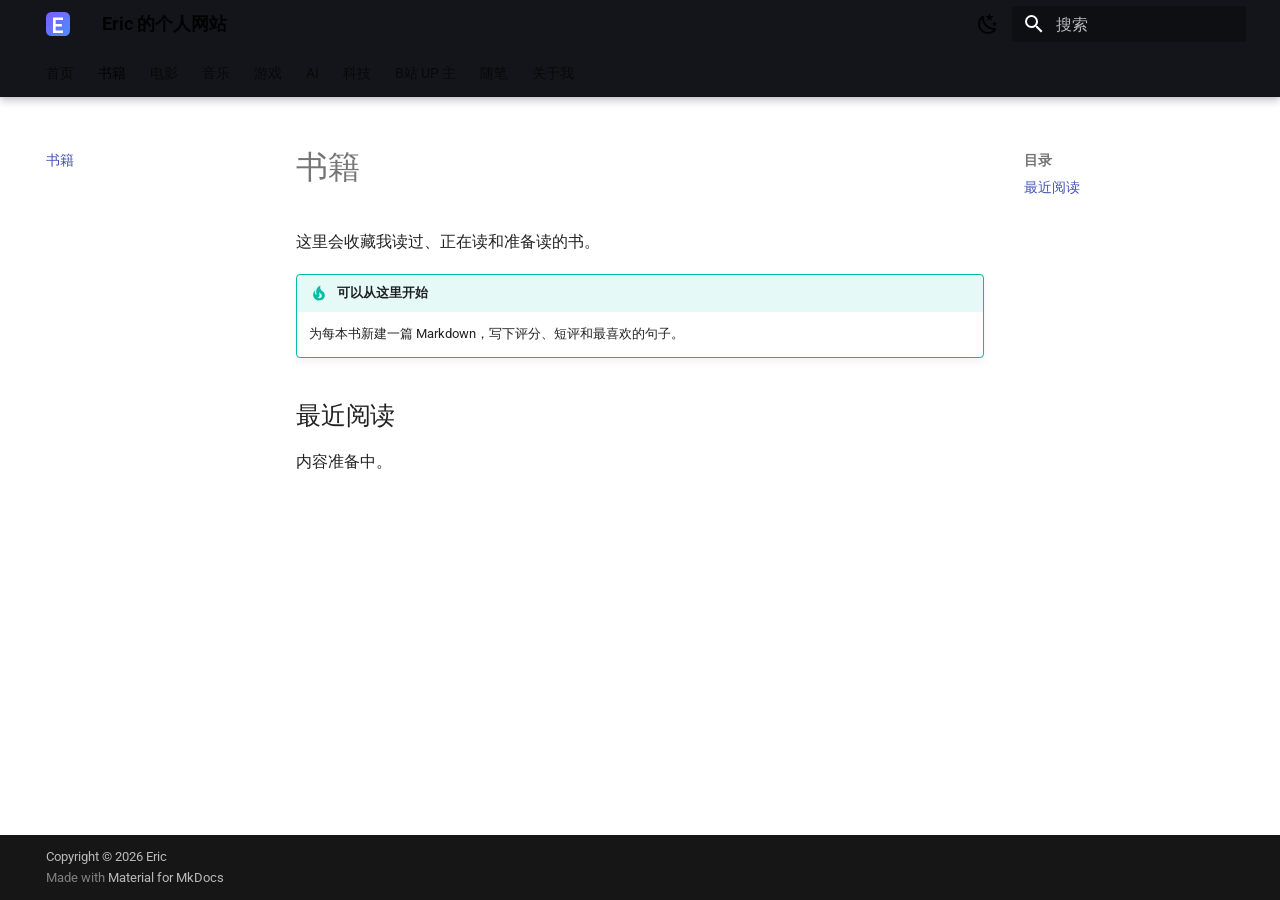
<file: books/index.html>
<!doctype html>
<html lang="zh" class="no-js">
  <head>
    
      <meta charset="utf-8">
      <meta name="viewport" content="width=device-width,initial-scale=1">
      
        <meta name="description" content="Eric 的个人收藏与随笔 —— 书籍、电影、音乐、游戏、AI、科技与更多。">
      
      
        <meta name="author" content="Eric">
      
      
        <link rel="canonical" href="https://ericyun2026.github.io/books/">
      
      
        <link rel="prev" href="..">
      
      
        <link rel="next" href="../movies/">
      
      
        
      
      
      <link rel="icon" href="../assets/icon.svg">
      <meta name="generator" content="mkdocs-1.6.1, mkdocs-material-9.7.7">
    
    
      
        <title>书籍 - Eric 的个人网站</title>
      
    
    
      <link rel="stylesheet" href="../assets/stylesheets/main.ec1eaa64.min.css">
      
        
        <link rel="stylesheet" href="../assets/stylesheets/palette.ab4e12ef.min.css">
      
      


    
    
      
    
    
      
        
        
        <link rel="preconnect" href="https://fonts.gstatic.com" crossorigin>
        <link rel="stylesheet" href="https://fonts.googleapis.com/css?family=Roboto:300,300i,400,400i,700,700i%7CRoboto+Mono:400,400i,700,700i&display=fallback">
        <style>:root{--md-text-font:"Roboto";--md-code-font:"Roboto Mono"}</style>
      
    
    
      <link rel="stylesheet" href="../assets/stylesheets/eric.css">
    
    <script>__md_scope=new URL("..",location),__md_hash=e=>[...e].reduce(((e,_)=>(e<<5)-e+_.charCodeAt(0)),0),__md_get=(e,_=localStorage,t=__md_scope)=>JSON.parse(_.getItem(t.pathname+"."+e)),__md_set=(e,_,t=localStorage,a=__md_scope)=>{try{t.setItem(a.pathname+"."+e,JSON.stringify(_))}catch(e){}}</script>
    
      

    
    
  </head>
  
  
    
    
      
    
    
    
    
    <body dir="ltr" data-md-color-scheme="default" data-md-color-primary="black" data-md-color-accent="deep-purple">
  
    
    <input class="md-toggle" data-md-toggle="drawer" type="checkbox" id="__drawer" autocomplete="off">
    <input class="md-toggle" data-md-toggle="search" type="checkbox" id="__search" autocomplete="off">
    <label class="md-overlay" for="__drawer"></label>
    <div data-md-component="skip">
      
        
        <a href="#_1" class="md-skip">
          跳转至
        </a>
      
    </div>
    <div data-md-component="announce">
      
    </div>
    
    
      

  

<header class="md-header md-header--shadow md-header--lifted" data-md-component="header">
  <nav class="md-header__inner md-grid" aria-label="页眉">
    <a href=".." title="Eric 的个人网站" class="md-header__button md-logo" aria-label="Eric 的个人网站" data-md-component="logo">
      
  <img src="../assets/icon.svg" alt="logo">

    </a>
    <label class="md-header__button md-icon" for="__drawer">
      
      <svg xmlns="http://www.w3.org/2000/svg" viewBox="0 0 24 24"><path d="M3 6h18v2H3zm0 5h18v2H3zm0 5h18v2H3z"/></svg>
    </label>
    <div class="md-header__title" data-md-component="header-title">
      <div class="md-header__ellipsis">
        <div class="md-header__topic">
          <span class="md-ellipsis">
            Eric 的个人网站
          </span>
        </div>
        <div class="md-header__topic" data-md-component="header-topic">
          <span class="md-ellipsis">
            
              书籍
            
          </span>
        </div>
      </div>
    </div>
    
      
        <form class="md-header__option" data-md-component="palette">
  
    
    
    
    <input class="md-option" data-md-color-media="(prefers-color-scheme: light)" data-md-color-scheme="default" data-md-color-primary="black" data-md-color-accent="deep-purple"  aria-label="切换至深色模式"  type="radio" name="__palette" id="__palette_0">
    
      <label class="md-header__button md-icon" title="切换至深色模式" for="__palette_1" hidden>
        <svg xmlns="http://www.w3.org/2000/svg" viewBox="0 0 24 24"><path d="m17.75 4.09-2.53 1.94.91 3.06-2.63-1.81-2.63 1.81.91-3.06-2.53-1.94L12.44 4l1.06-3 1.06 3zm3.5 6.91-1.64 1.25.59 1.98-1.7-1.17-1.7 1.17.59-1.98L15.75 11l2.06-.05L18.5 9l.69 1.95zm-2.28 4.95c.83-.08 1.72 1.1 1.19 1.85-.32.45-.66.87-1.08 1.27C15.17 23 8.84 23 4.94 19.07c-3.91-3.9-3.91-10.24 0-14.14.4-.4.82-.76 1.27-1.08.75-.53 1.93.36 1.85 1.19-.27 2.86.69 5.83 2.89 8.02a9.96 9.96 0 0 0 8.02 2.89m-1.64 2.02a12.08 12.08 0 0 1-7.8-3.47c-2.17-2.19-3.33-5-3.49-7.82-2.81 3.14-2.7 7.96.31 10.98 3.02 3.01 7.84 3.12 10.98.31"/></svg>
      </label>
    
  
    
    
    
    <input class="md-option" data-md-color-media="(prefers-color-scheme: dark)" data-md-color-scheme="slate" data-md-color-primary="black" data-md-color-accent="deep-purple"  aria-label="切换至浅色模式"  type="radio" name="__palette" id="__palette_1">
    
      <label class="md-header__button md-icon" title="切换至浅色模式" for="__palette_0" hidden>
        <svg xmlns="http://www.w3.org/2000/svg" viewBox="0 0 24 24"><path d="M12 7a5 5 0 0 1 5 5 5 5 0 0 1-5 5 5 5 0 0 1-5-5 5 5 0 0 1 5-5m0 2a3 3 0 0 0-3 3 3 3 0 0 0 3 3 3 3 0 0 0 3-3 3 3 0 0 0-3-3m0-7 2.39 3.42C13.65 5.15 12.84 5 12 5s-1.65.15-2.39.42zM3.34 7l4.16-.35A7.2 7.2 0 0 0 5.94 8.5c-.44.74-.69 1.5-.83 2.29zm.02 10 1.76-3.77a7.131 7.131 0 0 0 2.38 4.14zM20.65 7l-1.77 3.79a7.02 7.02 0 0 0-2.38-4.15zm-.01 10-4.14.36c.59-.51 1.12-1.14 1.54-1.86.42-.73.69-1.5.83-2.29zM12 22l-2.41-3.44c.74.27 1.55.44 2.41.44.82 0 1.63-.17 2.37-.44z"/></svg>
      </label>
    
  
</form>
      
    
    
      <script>var palette=__md_get("__palette");if(palette&&palette.color){if("(prefers-color-scheme)"===palette.color.media){var media=matchMedia("(prefers-color-scheme: light)"),input=document.querySelector(media.matches?"[data-md-color-media='(prefers-color-scheme: light)']":"[data-md-color-media='(prefers-color-scheme: dark)']");palette.color.media=input.getAttribute("data-md-color-media"),palette.color.scheme=input.getAttribute("data-md-color-scheme"),palette.color.primary=input.getAttribute("data-md-color-primary"),palette.color.accent=input.getAttribute("data-md-color-accent")}for(var[key,value]of Object.entries(palette.color))document.body.setAttribute("data-md-color-"+key,value)}</script>
    
    
    
      
      
        <label class="md-header__button md-icon" for="__search">
          
          <svg xmlns="http://www.w3.org/2000/svg" viewBox="0 0 24 24"><path d="M9.5 3A6.5 6.5 0 0 1 16 9.5c0 1.61-.59 3.09-1.56 4.23l.27.27h.79l5 5-1.5 1.5-5-5v-.79l-.27-.27A6.52 6.52 0 0 1 9.5 16 6.5 6.5 0 0 1 3 9.5 6.5 6.5 0 0 1 9.5 3m0 2C7 5 5 7 5 9.5S7 14 9.5 14 14 12 14 9.5 12 5 9.5 5"/></svg>
        </label>
        <div class="md-search" data-md-component="search" role="dialog">
  <label class="md-search__overlay" for="__search"></label>
  <div class="md-search__inner" role="search">
    <form class="md-search__form" name="search">
      <input type="text" class="md-search__input" name="query" aria-label="搜索" placeholder="搜索" autocapitalize="off" autocorrect="off" autocomplete="off" spellcheck="false" data-md-component="search-query" required>
      <label class="md-search__icon md-icon" for="__search">
        
        <svg xmlns="http://www.w3.org/2000/svg" viewBox="0 0 24 24"><path d="M9.5 3A6.5 6.5 0 0 1 16 9.5c0 1.61-.59 3.09-1.56 4.23l.27.27h.79l5 5-1.5 1.5-5-5v-.79l-.27-.27A6.52 6.52 0 0 1 9.5 16 6.5 6.5 0 0 1 3 9.5 6.5 6.5 0 0 1 9.5 3m0 2C7 5 5 7 5 9.5S7 14 9.5 14 14 12 14 9.5 12 5 9.5 5"/></svg>
        
        <svg xmlns="http://www.w3.org/2000/svg" viewBox="0 0 24 24"><path d="M20 11v2H8l5.5 5.5-1.42 1.42L4.16 12l7.92-7.92L13.5 5.5 8 11z"/></svg>
      </label>
      <nav class="md-search__options" aria-label="查找">
        
        <button type="reset" class="md-search__icon md-icon" title="清空当前内容" aria-label="清空当前内容" tabindex="-1">
          
          <svg xmlns="http://www.w3.org/2000/svg" viewBox="0 0 24 24"><path d="M19 6.41 17.59 5 12 10.59 6.41 5 5 6.41 10.59 12 5 17.59 6.41 19 12 13.41 17.59 19 19 17.59 13.41 12z"/></svg>
        </button>
      </nav>
      
        <div class="md-search__suggest" data-md-component="search-suggest"></div>
      
    </form>
    <div class="md-search__output">
      <div class="md-search__scrollwrap" tabindex="0" data-md-scrollfix>
        <div class="md-search-result" data-md-component="search-result">
          <div class="md-search-result__meta">
            正在初始化搜索引擎
          </div>
          <ol class="md-search-result__list" role="presentation"></ol>
        </div>
      </div>
    </div>
  </div>
</div>
      
    
    
  </nav>
  
    
      
<nav class="md-tabs" aria-label="标签" data-md-component="tabs">
  <div class="md-grid">
    <ul class="md-tabs__list">
      
        
  
  
  
  
    <li class="md-tabs__item">
      <a href=".." class="md-tabs__link">
        
  
  
    
  
  首页

      </a>
    </li>
  

      
        
  
  
  
    
  
  
    <li class="md-tabs__item md-tabs__item--active">
      <a href="./" class="md-tabs__link">
        
  
  
    
  
  书籍

      </a>
    </li>
  

      
        
  
  
  
  
    <li class="md-tabs__item">
      <a href="../movies/" class="md-tabs__link">
        
  
  
    
  
  电影

      </a>
    </li>
  

      
        
  
  
  
  
    <li class="md-tabs__item">
      <a href="../music/" class="md-tabs__link">
        
  
  
    
  
  音乐

      </a>
    </li>
  

      
        
  
  
  
  
    <li class="md-tabs__item">
      <a href="../games/" class="md-tabs__link">
        
  
  
    
  
  游戏

      </a>
    </li>
  

      
        
  
  
  
  
    <li class="md-tabs__item">
      <a href="../ai/" class="md-tabs__link">
        
  
  
    
  
  AI

      </a>
    </li>
  

      
        
  
  
  
  
    <li class="md-tabs__item">
      <a href="../technology/" class="md-tabs__link">
        
  
  
    
  
  科技

      </a>
    </li>
  

      
        
  
  
  
  
    <li class="md-tabs__item">
      <a href="../creators/" class="md-tabs__link">
        
  
  
    
  
  B站 UP 主

      </a>
    </li>
  

      
        
  
  
  
  
    <li class="md-tabs__item">
      <a href="../essays/" class="md-tabs__link">
        
  
  
    
  
  随笔

      </a>
    </li>
  

      
        
  
  
  
  
    <li class="md-tabs__item">
      <a href="../about/" class="md-tabs__link">
        
  
  
    
  
  关于我

      </a>
    </li>
  

      
    </ul>
  </div>
</nav>
    
  
</header>
    
    <div class="md-container" data-md-component="container">
      
      
        
      
      <main class="md-main" data-md-component="main">
        <div class="md-main__inner md-grid">
          
            
              
              <div class="md-sidebar md-sidebar--primary" data-md-component="sidebar" data-md-type="navigation" >
                <div class="md-sidebar__scrollwrap">
                  <div class="md-sidebar__inner">
                    


  


<nav class="md-nav md-nav--primary md-nav--lifted" aria-label="导航栏" data-md-level="0">
  <label class="md-nav__title" for="__drawer">
    <a href=".." title="Eric 的个人网站" class="md-nav__button md-logo" aria-label="Eric 的个人网站" data-md-component="logo">
      
  <img src="../assets/icon.svg" alt="logo">

    </a>
    Eric 的个人网站
  </label>
  
  <ul class="md-nav__list" data-md-scrollfix>
    
      
      
  
  
  
  
    <li class="md-nav__item">
      <a href=".." class="md-nav__link">
        
  
  
  <span class="md-ellipsis">
    
  
    首页
  

    
  </span>
  
  

      </a>
    </li>
  

    
      
      
  
  
    
  
  
  
    <li class="md-nav__item md-nav__item--active">
      
      <input class="md-nav__toggle md-toggle" type="checkbox" id="__toc">
      
      
        
      
      
        <label class="md-nav__link md-nav__link--active" for="__toc">
          
  
  
  <span class="md-ellipsis">
    
  
    书籍
  

    
  </span>
  
  

          <span class="md-nav__icon md-icon"></span>
        </label>
      
      <a href="./" class="md-nav__link md-nav__link--active">
        
  
  
  <span class="md-ellipsis">
    
  
    书籍
  

    
  </span>
  
  

      </a>
      
        

<nav class="md-nav md-nav--secondary" aria-label="目录">
  
  
  
    
  
  
    <label class="md-nav__title" for="__toc">
      <span class="md-nav__icon md-icon"></span>
      目录
    </label>
    <ul class="md-nav__list" data-md-component="toc" data-md-scrollfix>
      
        <li class="md-nav__item">
  <a href="#_2" class="md-nav__link">
    <span class="md-ellipsis">
      
        最近阅读
      
    </span>
  </a>
  
</li>
      
    </ul>
  
</nav>
      
    </li>
  

    
      
      
  
  
  
  
    <li class="md-nav__item">
      <a href="../movies/" class="md-nav__link">
        
  
  
  <span class="md-ellipsis">
    
  
    电影
  

    
  </span>
  
  

      </a>
    </li>
  

    
      
      
  
  
  
  
    <li class="md-nav__item">
      <a href="../music/" class="md-nav__link">
        
  
  
  <span class="md-ellipsis">
    
  
    音乐
  

    
  </span>
  
  

      </a>
    </li>
  

    
      
      
  
  
  
  
    <li class="md-nav__item">
      <a href="../games/" class="md-nav__link">
        
  
  
  <span class="md-ellipsis">
    
  
    游戏
  

    
  </span>
  
  

      </a>
    </li>
  

    
      
      
  
  
  
  
    <li class="md-nav__item">
      <a href="../ai/" class="md-nav__link">
        
  
  
  <span class="md-ellipsis">
    
  
    AI
  

    
  </span>
  
  

      </a>
    </li>
  

    
      
      
  
  
  
  
    <li class="md-nav__item">
      <a href="../technology/" class="md-nav__link">
        
  
  
  <span class="md-ellipsis">
    
  
    科技
  

    
  </span>
  
  

      </a>
    </li>
  

    
      
      
  
  
  
  
    <li class="md-nav__item">
      <a href="../creators/" class="md-nav__link">
        
  
  
  <span class="md-ellipsis">
    
  
    B站 UP 主
  

    
  </span>
  
  

      </a>
    </li>
  

    
      
      
  
  
  
  
    <li class="md-nav__item">
      <a href="../essays/" class="md-nav__link">
        
  
  
  <span class="md-ellipsis">
    
  
    随笔
  

    
  </span>
  
  

      </a>
    </li>
  

    
      
      
  
  
  
  
    <li class="md-nav__item">
      <a href="../about/" class="md-nav__link">
        
  
  
  <span class="md-ellipsis">
    
  
    关于我
  

    
  </span>
  
  

      </a>
    </li>
  

    
  </ul>
</nav>
                  </div>
                </div>
              </div>
            
            
              
              <div class="md-sidebar md-sidebar--secondary" data-md-component="sidebar" data-md-type="toc" >
                <div class="md-sidebar__scrollwrap">
                  <div class="md-sidebar__inner">
                    

<nav class="md-nav md-nav--secondary" aria-label="目录">
  
  
  
    
  
  
    <label class="md-nav__title" for="__toc">
      <span class="md-nav__icon md-icon"></span>
      目录
    </label>
    <ul class="md-nav__list" data-md-component="toc" data-md-scrollfix>
      
        <li class="md-nav__item">
  <a href="#_2" class="md-nav__link">
    <span class="md-ellipsis">
      
        最近阅读
      
    </span>
  </a>
  
</li>
      
    </ul>
  
</nav>
                  </div>
                </div>
              </div>
            
          
          
            <div class="md-content" data-md-component="content">
              
              <article class="md-content__inner md-typeset">
                
                  



<h1 id="_1">书籍<a class="headerlink" href="#_1" title="Permanent link">&para;</a></h1>
<p>这里会收藏我读过、正在读和准备读的书。</p>
<div class="admonition tip">
<p class="admonition-title">可以从这里开始</p>
<p>为每本书新建一篇 Markdown，写下评分、短评和最喜欢的句子。</p>
</div>
<h2 id="_2">最近阅读<a class="headerlink" href="#_2" title="Permanent link">&para;</a></h2>
<p>内容准备中。</p>












                
              </article>
            </div>
          
          
<script>var target=document.getElementById(location.hash.slice(1));target&&target.name&&(target.checked=target.name.startsWith("__tabbed_"))</script>
        </div>
        
          <button type="button" class="md-top md-icon" data-md-component="top" hidden>
  
  <svg xmlns="http://www.w3.org/2000/svg" viewBox="0 0 24 24"><path d="M13 20h-2V8l-5.5 5.5-1.42-1.42L12 4.16l7.92 7.92-1.42 1.42L13 8z"/></svg>
  回到页面顶部
</button>
        
      </main>
      
        <footer class="md-footer">
  
  <div class="md-footer-meta md-typeset">
    <div class="md-footer-meta__inner md-grid">
      <div class="md-copyright">
  
    <div class="md-copyright__highlight">
      Copyright &copy; 2026 Eric
    </div>
  
  
    Made with
    <a href="https://squidfunk.github.io/mkdocs-material/" target="_blank" rel="noopener">
      Material for MkDocs
    </a>
  
</div>
      
    </div>
  </div>
</footer>
      
    </div>
    <div class="md-dialog" data-md-component="dialog">
      <div class="md-dialog__inner md-typeset"></div>
    </div>
    
    
    
      
      
      <script id="__config" type="application/json">{"annotate": null, "base": "..", "features": ["navigation.tabs", "navigation.tabs.sticky", "navigation.indexes", "navigation.top", "search.suggest", "search.highlight", "content.code.copy"], "search": "../assets/javascripts/workers/search.2c215733.min.js", "tags": null, "translations": {"clipboard.copied": "\u5df2\u590d\u5236", "clipboard.copy": "\u590d\u5236", "search.result.more.one": "\u5728\u8be5\u9875\u4e0a\u8fd8\u6709 1 \u4e2a\u7b26\u5408\u6761\u4ef6\u7684\u7ed3\u679c", "search.result.more.other": "\u5728\u8be5\u9875\u4e0a\u8fd8\u6709 # \u4e2a\u7b26\u5408\u6761\u4ef6\u7684\u7ed3\u679c", "search.result.none": "\u6ca1\u6709\u627e\u5230\u7b26\u5408\u6761\u4ef6\u7684\u7ed3\u679c", "search.result.one": "\u627e\u5230 1 \u4e2a\u7b26\u5408\u6761\u4ef6\u7684\u7ed3\u679c", "search.result.other": "# \u4e2a\u7b26\u5408\u6761\u4ef6\u7684\u7ed3\u679c", "search.result.placeholder": "\u952e\u5165\u4ee5\u5f00\u59cb\u641c\u7d22", "search.result.term.missing": "\u7f3a\u5c11", "select.version": "\u9009\u62e9\u5f53\u524d\u7248\u672c"}, "version": null}</script>
    
    
      <script src="../assets/javascripts/bundle.d7400e89.min.js"></script>
      
    
  </body>
</html>
</file>
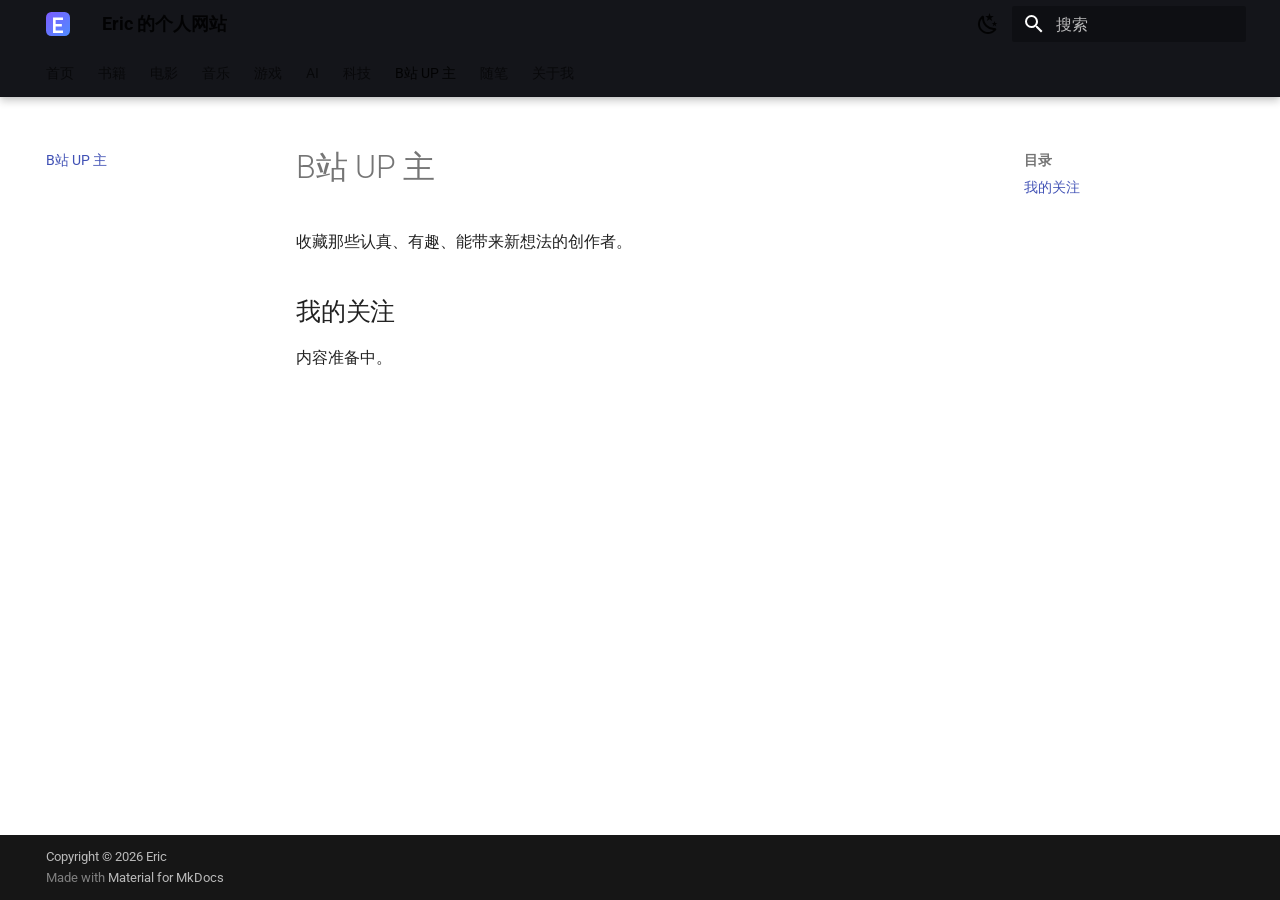
<file: creators/index.html>
<!doctype html>
<html lang="zh" class="no-js">
  <head>
    
      <meta charset="utf-8">
      <meta name="viewport" content="width=device-width,initial-scale=1">
      
        <meta name="description" content="Eric 的个人收藏与随笔 —— 书籍、电影、音乐、游戏、AI、科技与更多。">
      
      
        <meta name="author" content="Eric">
      
      
        <link rel="canonical" href="https://ericyun2026.github.io/creators/">
      
      
        <link rel="prev" href="../technology/">
      
      
        <link rel="next" href="../essays/">
      
      
        
      
      
      <link rel="icon" href="../assets/icon.svg">
      <meta name="generator" content="mkdocs-1.6.1, mkdocs-material-9.7.7">
    
    
      
        <title>B站 UP 主 - Eric 的个人网站</title>
      
    
    
      <link rel="stylesheet" href="../assets/stylesheets/main.ec1eaa64.min.css">
      
        
        <link rel="stylesheet" href="../assets/stylesheets/palette.ab4e12ef.min.css">
      
      


    
    
      
    
    
      
        
        
        <link rel="preconnect" href="https://fonts.gstatic.com" crossorigin>
        <link rel="stylesheet" href="https://fonts.googleapis.com/css?family=Roboto:300,300i,400,400i,700,700i%7CRoboto+Mono:400,400i,700,700i&display=fallback">
        <style>:root{--md-text-font:"Roboto";--md-code-font:"Roboto Mono"}</style>
      
    
    
      <link rel="stylesheet" href="../assets/stylesheets/eric.css">
    
    <script>__md_scope=new URL("..",location),__md_hash=e=>[...e].reduce(((e,_)=>(e<<5)-e+_.charCodeAt(0)),0),__md_get=(e,_=localStorage,t=__md_scope)=>JSON.parse(_.getItem(t.pathname+"."+e)),__md_set=(e,_,t=localStorage,a=__md_scope)=>{try{t.setItem(a.pathname+"."+e,JSON.stringify(_))}catch(e){}}</script>
    
      

    
    
  </head>
  
  
    
    
      
    
    
    
    
    <body dir="ltr" data-md-color-scheme="default" data-md-color-primary="black" data-md-color-accent="deep-purple">
  
    
    <input class="md-toggle" data-md-toggle="drawer" type="checkbox" id="__drawer" autocomplete="off">
    <input class="md-toggle" data-md-toggle="search" type="checkbox" id="__search" autocomplete="off">
    <label class="md-overlay" for="__drawer"></label>
    <div data-md-component="skip">
      
        
        <a href="#b-up" class="md-skip">
          跳转至
        </a>
      
    </div>
    <div data-md-component="announce">
      
    </div>
    
    
      

  

<header class="md-header md-header--shadow md-header--lifted" data-md-component="header">
  <nav class="md-header__inner md-grid" aria-label="页眉">
    <a href=".." title="Eric 的个人网站" class="md-header__button md-logo" aria-label="Eric 的个人网站" data-md-component="logo">
      
  <img src="../assets/icon.svg" alt="logo">

    </a>
    <label class="md-header__button md-icon" for="__drawer">
      
      <svg xmlns="http://www.w3.org/2000/svg" viewBox="0 0 24 24"><path d="M3 6h18v2H3zm0 5h18v2H3zm0 5h18v2H3z"/></svg>
    </label>
    <div class="md-header__title" data-md-component="header-title">
      <div class="md-header__ellipsis">
        <div class="md-header__topic">
          <span class="md-ellipsis">
            Eric 的个人网站
          </span>
        </div>
        <div class="md-header__topic" data-md-component="header-topic">
          <span class="md-ellipsis">
            
              B站 UP 主
            
          </span>
        </div>
      </div>
    </div>
    
      
        <form class="md-header__option" data-md-component="palette">
  
    
    
    
    <input class="md-option" data-md-color-media="(prefers-color-scheme: light)" data-md-color-scheme="default" data-md-color-primary="black" data-md-color-accent="deep-purple"  aria-label="切换至深色模式"  type="radio" name="__palette" id="__palette_0">
    
      <label class="md-header__button md-icon" title="切换至深色模式" for="__palette_1" hidden>
        <svg xmlns="http://www.w3.org/2000/svg" viewBox="0 0 24 24"><path d="m17.75 4.09-2.53 1.94.91 3.06-2.63-1.81-2.63 1.81.91-3.06-2.53-1.94L12.44 4l1.06-3 1.06 3zm3.5 6.91-1.64 1.25.59 1.98-1.7-1.17-1.7 1.17.59-1.98L15.75 11l2.06-.05L18.5 9l.69 1.95zm-2.28 4.95c.83-.08 1.72 1.1 1.19 1.85-.32.45-.66.87-1.08 1.27C15.17 23 8.84 23 4.94 19.07c-3.91-3.9-3.91-10.24 0-14.14.4-.4.82-.76 1.27-1.08.75-.53 1.93.36 1.85 1.19-.27 2.86.69 5.83 2.89 8.02a9.96 9.96 0 0 0 8.02 2.89m-1.64 2.02a12.08 12.08 0 0 1-7.8-3.47c-2.17-2.19-3.33-5-3.49-7.82-2.81 3.14-2.7 7.96.31 10.98 3.02 3.01 7.84 3.12 10.98.31"/></svg>
      </label>
    
  
    
    
    
    <input class="md-option" data-md-color-media="(prefers-color-scheme: dark)" data-md-color-scheme="slate" data-md-color-primary="black" data-md-color-accent="deep-purple"  aria-label="切换至浅色模式"  type="radio" name="__palette" id="__palette_1">
    
      <label class="md-header__button md-icon" title="切换至浅色模式" for="__palette_0" hidden>
        <svg xmlns="http://www.w3.org/2000/svg" viewBox="0 0 24 24"><path d="M12 7a5 5 0 0 1 5 5 5 5 0 0 1-5 5 5 5 0 0 1-5-5 5 5 0 0 1 5-5m0 2a3 3 0 0 0-3 3 3 3 0 0 0 3 3 3 3 0 0 0 3-3 3 3 0 0 0-3-3m0-7 2.39 3.42C13.65 5.15 12.84 5 12 5s-1.65.15-2.39.42zM3.34 7l4.16-.35A7.2 7.2 0 0 0 5.94 8.5c-.44.74-.69 1.5-.83 2.29zm.02 10 1.76-3.77a7.131 7.131 0 0 0 2.38 4.14zM20.65 7l-1.77 3.79a7.02 7.02 0 0 0-2.38-4.15zm-.01 10-4.14.36c.59-.51 1.12-1.14 1.54-1.86.42-.73.69-1.5.83-2.29zM12 22l-2.41-3.44c.74.27 1.55.44 2.41.44.82 0 1.63-.17 2.37-.44z"/></svg>
      </label>
    
  
</form>
      
    
    
      <script>var palette=__md_get("__palette");if(palette&&palette.color){if("(prefers-color-scheme)"===palette.color.media){var media=matchMedia("(prefers-color-scheme: light)"),input=document.querySelector(media.matches?"[data-md-color-media='(prefers-color-scheme: light)']":"[data-md-color-media='(prefers-color-scheme: dark)']");palette.color.media=input.getAttribute("data-md-color-media"),palette.color.scheme=input.getAttribute("data-md-color-scheme"),palette.color.primary=input.getAttribute("data-md-color-primary"),palette.color.accent=input.getAttribute("data-md-color-accent")}for(var[key,value]of Object.entries(palette.color))document.body.setAttribute("data-md-color-"+key,value)}</script>
    
    
    
      
      
        <label class="md-header__button md-icon" for="__search">
          
          <svg xmlns="http://www.w3.org/2000/svg" viewBox="0 0 24 24"><path d="M9.5 3A6.5 6.5 0 0 1 16 9.5c0 1.61-.59 3.09-1.56 4.23l.27.27h.79l5 5-1.5 1.5-5-5v-.79l-.27-.27A6.52 6.52 0 0 1 9.5 16 6.5 6.5 0 0 1 3 9.5 6.5 6.5 0 0 1 9.5 3m0 2C7 5 5 7 5 9.5S7 14 9.5 14 14 12 14 9.5 12 5 9.5 5"/></svg>
        </label>
        <div class="md-search" data-md-component="search" role="dialog">
  <label class="md-search__overlay" for="__search"></label>
  <div class="md-search__inner" role="search">
    <form class="md-search__form" name="search">
      <input type="text" class="md-search__input" name="query" aria-label="搜索" placeholder="搜索" autocapitalize="off" autocorrect="off" autocomplete="off" spellcheck="false" data-md-component="search-query" required>
      <label class="md-search__icon md-icon" for="__search">
        
        <svg xmlns="http://www.w3.org/2000/svg" viewBox="0 0 24 24"><path d="M9.5 3A6.5 6.5 0 0 1 16 9.5c0 1.61-.59 3.09-1.56 4.23l.27.27h.79l5 5-1.5 1.5-5-5v-.79l-.27-.27A6.52 6.52 0 0 1 9.5 16 6.5 6.5 0 0 1 3 9.5 6.5 6.5 0 0 1 9.5 3m0 2C7 5 5 7 5 9.5S7 14 9.5 14 14 12 14 9.5 12 5 9.5 5"/></svg>
        
        <svg xmlns="http://www.w3.org/2000/svg" viewBox="0 0 24 24"><path d="M20 11v2H8l5.5 5.5-1.42 1.42L4.16 12l7.92-7.92L13.5 5.5 8 11z"/></svg>
      </label>
      <nav class="md-search__options" aria-label="查找">
        
        <button type="reset" class="md-search__icon md-icon" title="清空当前内容" aria-label="清空当前内容" tabindex="-1">
          
          <svg xmlns="http://www.w3.org/2000/svg" viewBox="0 0 24 24"><path d="M19 6.41 17.59 5 12 10.59 6.41 5 5 6.41 10.59 12 5 17.59 6.41 19 12 13.41 17.59 19 19 17.59 13.41 12z"/></svg>
        </button>
      </nav>
      
        <div class="md-search__suggest" data-md-component="search-suggest"></div>
      
    </form>
    <div class="md-search__output">
      <div class="md-search__scrollwrap" tabindex="0" data-md-scrollfix>
        <div class="md-search-result" data-md-component="search-result">
          <div class="md-search-result__meta">
            正在初始化搜索引擎
          </div>
          <ol class="md-search-result__list" role="presentation"></ol>
        </div>
      </div>
    </div>
  </div>
</div>
      
    
    
  </nav>
  
    
      
<nav class="md-tabs" aria-label="标签" data-md-component="tabs">
  <div class="md-grid">
    <ul class="md-tabs__list">
      
        
  
  
  
  
    <li class="md-tabs__item">
      <a href=".." class="md-tabs__link">
        
  
  
    
  
  首页

      </a>
    </li>
  

      
        
  
  
  
  
    <li class="md-tabs__item">
      <a href="../books/" class="md-tabs__link">
        
  
  
    
  
  书籍

      </a>
    </li>
  

      
        
  
  
  
  
    <li class="md-tabs__item">
      <a href="../movies/" class="md-tabs__link">
        
  
  
    
  
  电影

      </a>
    </li>
  

      
        
  
  
  
  
    <li class="md-tabs__item">
      <a href="../music/" class="md-tabs__link">
        
  
  
    
  
  音乐

      </a>
    </li>
  

      
        
  
  
  
  
    <li class="md-tabs__item">
      <a href="../games/" class="md-tabs__link">
        
  
  
    
  
  游戏

      </a>
    </li>
  

      
        
  
  
  
  
    <li class="md-tabs__item">
      <a href="../ai/" class="md-tabs__link">
        
  
  
    
  
  AI

      </a>
    </li>
  

      
        
  
  
  
  
    <li class="md-tabs__item">
      <a href="../technology/" class="md-tabs__link">
        
  
  
    
  
  科技

      </a>
    </li>
  

      
        
  
  
  
    
  
  
    <li class="md-tabs__item md-tabs__item--active">
      <a href="./" class="md-tabs__link">
        
  
  
    
  
  B站 UP 主

      </a>
    </li>
  

      
        
  
  
  
  
    <li class="md-tabs__item">
      <a href="../essays/" class="md-tabs__link">
        
  
  
    
  
  随笔

      </a>
    </li>
  

      
        
  
  
  
  
    <li class="md-tabs__item">
      <a href="../about/" class="md-tabs__link">
        
  
  
    
  
  关于我

      </a>
    </li>
  

      
    </ul>
  </div>
</nav>
    
  
</header>
    
    <div class="md-container" data-md-component="container">
      
      
        
      
      <main class="md-main" data-md-component="main">
        <div class="md-main__inner md-grid">
          
            
              
              <div class="md-sidebar md-sidebar--primary" data-md-component="sidebar" data-md-type="navigation" >
                <div class="md-sidebar__scrollwrap">
                  <div class="md-sidebar__inner">
                    


  


<nav class="md-nav md-nav--primary md-nav--lifted" aria-label="导航栏" data-md-level="0">
  <label class="md-nav__title" for="__drawer">
    <a href=".." title="Eric 的个人网站" class="md-nav__button md-logo" aria-label="Eric 的个人网站" data-md-component="logo">
      
  <img src="../assets/icon.svg" alt="logo">

    </a>
    Eric 的个人网站
  </label>
  
  <ul class="md-nav__list" data-md-scrollfix>
    
      
      
  
  
  
  
    <li class="md-nav__item">
      <a href=".." class="md-nav__link">
        
  
  
  <span class="md-ellipsis">
    
  
    首页
  

    
  </span>
  
  

      </a>
    </li>
  

    
      
      
  
  
  
  
    <li class="md-nav__item">
      <a href="../books/" class="md-nav__link">
        
  
  
  <span class="md-ellipsis">
    
  
    书籍
  

    
  </span>
  
  

      </a>
    </li>
  

    
      
      
  
  
  
  
    <li class="md-nav__item">
      <a href="../movies/" class="md-nav__link">
        
  
  
  <span class="md-ellipsis">
    
  
    电影
  

    
  </span>
  
  

      </a>
    </li>
  

    
      
      
  
  
  
  
    <li class="md-nav__item">
      <a href="../music/" class="md-nav__link">
        
  
  
  <span class="md-ellipsis">
    
  
    音乐
  

    
  </span>
  
  

      </a>
    </li>
  

    
      
      
  
  
  
  
    <li class="md-nav__item">
      <a href="../games/" class="md-nav__link">
        
  
  
  <span class="md-ellipsis">
    
  
    游戏
  

    
  </span>
  
  

      </a>
    </li>
  

    
      
      
  
  
  
  
    <li class="md-nav__item">
      <a href="../ai/" class="md-nav__link">
        
  
  
  <span class="md-ellipsis">
    
  
    AI
  

    
  </span>
  
  

      </a>
    </li>
  

    
      
      
  
  
  
  
    <li class="md-nav__item">
      <a href="../technology/" class="md-nav__link">
        
  
  
  <span class="md-ellipsis">
    
  
    科技
  

    
  </span>
  
  

      </a>
    </li>
  

    
      
      
  
  
    
  
  
  
    <li class="md-nav__item md-nav__item--active">
      
      <input class="md-nav__toggle md-toggle" type="checkbox" id="__toc">
      
      
        
      
      
        <label class="md-nav__link md-nav__link--active" for="__toc">
          
  
  
  <span class="md-ellipsis">
    
  
    B站 UP 主
  

    
  </span>
  
  

          <span class="md-nav__icon md-icon"></span>
        </label>
      
      <a href="./" class="md-nav__link md-nav__link--active">
        
  
  
  <span class="md-ellipsis">
    
  
    B站 UP 主
  

    
  </span>
  
  

      </a>
      
        

<nav class="md-nav md-nav--secondary" aria-label="目录">
  
  
  
    
  
  
    <label class="md-nav__title" for="__toc">
      <span class="md-nav__icon md-icon"></span>
      目录
    </label>
    <ul class="md-nav__list" data-md-component="toc" data-md-scrollfix>
      
        <li class="md-nav__item">
  <a href="#_1" class="md-nav__link">
    <span class="md-ellipsis">
      
        我的关注
      
    </span>
  </a>
  
</li>
      
    </ul>
  
</nav>
      
    </li>
  

    
      
      
  
  
  
  
    <li class="md-nav__item">
      <a href="../essays/" class="md-nav__link">
        
  
  
  <span class="md-ellipsis">
    
  
    随笔
  

    
  </span>
  
  

      </a>
    </li>
  

    
      
      
  
  
  
  
    <li class="md-nav__item">
      <a href="../about/" class="md-nav__link">
        
  
  
  <span class="md-ellipsis">
    
  
    关于我
  

    
  </span>
  
  

      </a>
    </li>
  

    
  </ul>
</nav>
                  </div>
                </div>
              </div>
            
            
              
              <div class="md-sidebar md-sidebar--secondary" data-md-component="sidebar" data-md-type="toc" >
                <div class="md-sidebar__scrollwrap">
                  <div class="md-sidebar__inner">
                    

<nav class="md-nav md-nav--secondary" aria-label="目录">
  
  
  
    
  
  
    <label class="md-nav__title" for="__toc">
      <span class="md-nav__icon md-icon"></span>
      目录
    </label>
    <ul class="md-nav__list" data-md-component="toc" data-md-scrollfix>
      
        <li class="md-nav__item">
  <a href="#_1" class="md-nav__link">
    <span class="md-ellipsis">
      
        我的关注
      
    </span>
  </a>
  
</li>
      
    </ul>
  
</nav>
                  </div>
                </div>
              </div>
            
          
          
            <div class="md-content" data-md-component="content">
              
              <article class="md-content__inner md-typeset">
                
                  



<h1 id="b-up">B站 UP 主<a class="headerlink" href="#b-up" title="Permanent link">&para;</a></h1>
<p>收藏那些认真、有趣、能带来新想法的创作者。</p>
<h2 id="_1">我的关注<a class="headerlink" href="#_1" title="Permanent link">&para;</a></h2>
<p>内容准备中。</p>












                
              </article>
            </div>
          
          
<script>var target=document.getElementById(location.hash.slice(1));target&&target.name&&(target.checked=target.name.startsWith("__tabbed_"))</script>
        </div>
        
          <button type="button" class="md-top md-icon" data-md-component="top" hidden>
  
  <svg xmlns="http://www.w3.org/2000/svg" viewBox="0 0 24 24"><path d="M13 20h-2V8l-5.5 5.5-1.42-1.42L12 4.16l7.92 7.92-1.42 1.42L13 8z"/></svg>
  回到页面顶部
</button>
        
      </main>
      
        <footer class="md-footer">
  
  <div class="md-footer-meta md-typeset">
    <div class="md-footer-meta__inner md-grid">
      <div class="md-copyright">
  
    <div class="md-copyright__highlight">
      Copyright &copy; 2026 Eric
    </div>
  
  
    Made with
    <a href="https://squidfunk.github.io/mkdocs-material/" target="_blank" rel="noopener">
      Material for MkDocs
    </a>
  
</div>
      
    </div>
  </div>
</footer>
      
    </div>
    <div class="md-dialog" data-md-component="dialog">
      <div class="md-dialog__inner md-typeset"></div>
    </div>
    
    
    
      
      
      <script id="__config" type="application/json">{"annotate": null, "base": "..", "features": ["navigation.tabs", "navigation.tabs.sticky", "navigation.indexes", "navigation.top", "search.suggest", "search.highlight", "content.code.copy"], "search": "../assets/javascripts/workers/search.2c215733.min.js", "tags": null, "translations": {"clipboard.copied": "\u5df2\u590d\u5236", "clipboard.copy": "\u590d\u5236", "search.result.more.one": "\u5728\u8be5\u9875\u4e0a\u8fd8\u6709 1 \u4e2a\u7b26\u5408\u6761\u4ef6\u7684\u7ed3\u679c", "search.result.more.other": "\u5728\u8be5\u9875\u4e0a\u8fd8\u6709 # \u4e2a\u7b26\u5408\u6761\u4ef6\u7684\u7ed3\u679c", "search.result.none": "\u6ca1\u6709\u627e\u5230\u7b26\u5408\u6761\u4ef6\u7684\u7ed3\u679c", "search.result.one": "\u627e\u5230 1 \u4e2a\u7b26\u5408\u6761\u4ef6\u7684\u7ed3\u679c", "search.result.other": "# \u4e2a\u7b26\u5408\u6761\u4ef6\u7684\u7ed3\u679c", "search.result.placeholder": "\u952e\u5165\u4ee5\u5f00\u59cb\u641c\u7d22", "search.result.term.missing": "\u7f3a\u5c11", "select.version": "\u9009\u62e9\u5f53\u524d\u7248\u672c"}, "version": null}</script>
    
    
      <script src="../assets/javascripts/bundle.d7400e89.min.js"></script>
      
    
  </body>
</html>
</file>
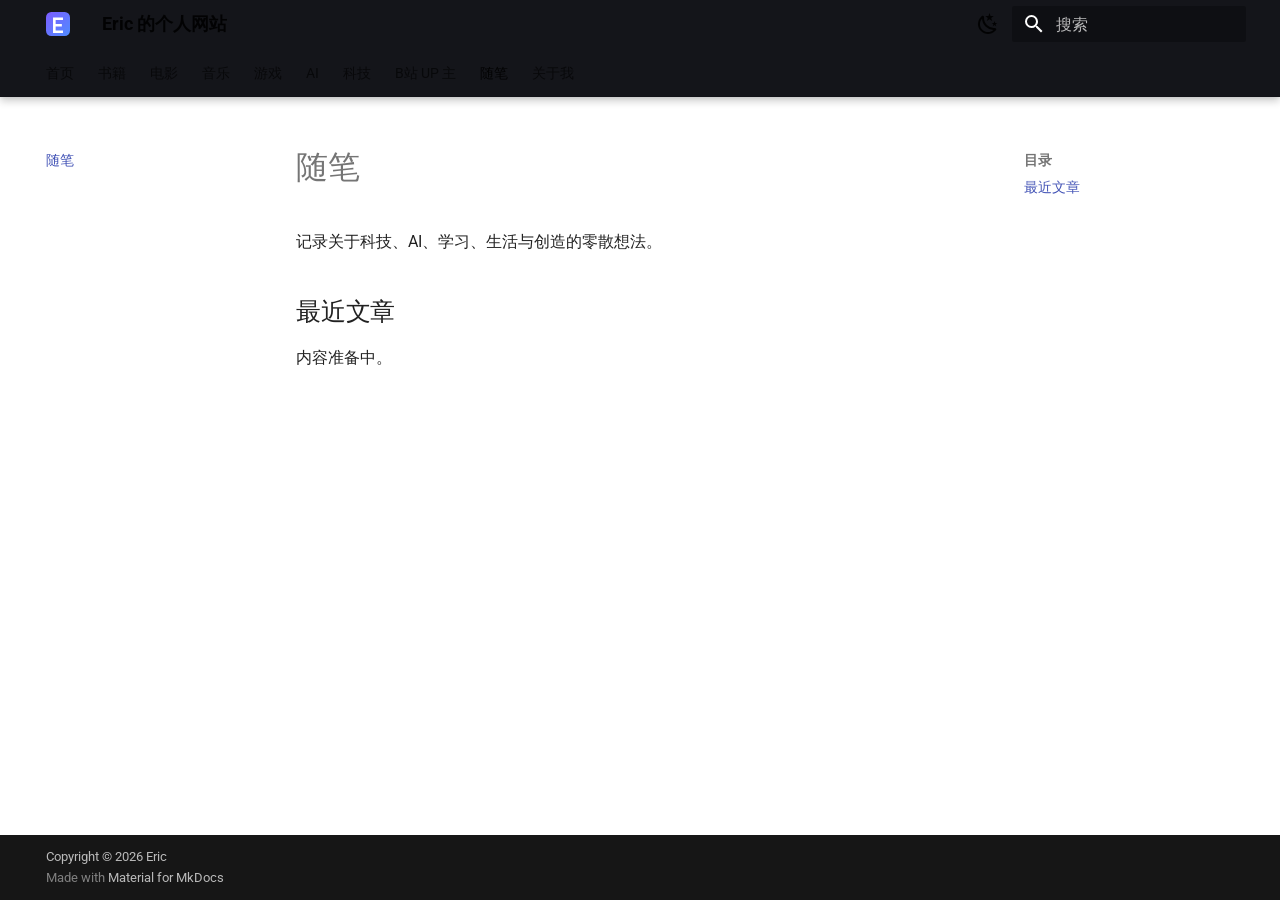
<file: essays/index.html>
<!doctype html>
<html lang="zh" class="no-js">
  <head>
    
      <meta charset="utf-8">
      <meta name="viewport" content="width=device-width,initial-scale=1">
      
        <meta name="description" content="Eric 的个人收藏与随笔 —— 书籍、电影、音乐、游戏、AI、科技与更多。">
      
      
        <meta name="author" content="Eric">
      
      
        <link rel="canonical" href="https://ericyun2026.github.io/essays/">
      
      
        <link rel="prev" href="../creators/">
      
      
        <link rel="next" href="../about/">
      
      
        
      
      
      <link rel="icon" href="../assets/icon.svg">
      <meta name="generator" content="mkdocs-1.6.1, mkdocs-material-9.7.7">
    
    
      
        <title>随笔 - Eric 的个人网站</title>
      
    
    
      <link rel="stylesheet" href="../assets/stylesheets/main.ec1eaa64.min.css">
      
        
        <link rel="stylesheet" href="../assets/stylesheets/palette.ab4e12ef.min.css">
      
      


    
    
      
    
    
      
        
        
        <link rel="preconnect" href="https://fonts.gstatic.com" crossorigin>
        <link rel="stylesheet" href="https://fonts.googleapis.com/css?family=Roboto:300,300i,400,400i,700,700i%7CRoboto+Mono:400,400i,700,700i&display=fallback">
        <style>:root{--md-text-font:"Roboto";--md-code-font:"Roboto Mono"}</style>
      
    
    
      <link rel="stylesheet" href="../assets/stylesheets/eric.css">
    
    <script>__md_scope=new URL("..",location),__md_hash=e=>[...e].reduce(((e,_)=>(e<<5)-e+_.charCodeAt(0)),0),__md_get=(e,_=localStorage,t=__md_scope)=>JSON.parse(_.getItem(t.pathname+"."+e)),__md_set=(e,_,t=localStorage,a=__md_scope)=>{try{t.setItem(a.pathname+"."+e,JSON.stringify(_))}catch(e){}}</script>
    
      

    
    
  </head>
  
  
    
    
      
    
    
    
    
    <body dir="ltr" data-md-color-scheme="default" data-md-color-primary="black" data-md-color-accent="deep-purple">
  
    
    <input class="md-toggle" data-md-toggle="drawer" type="checkbox" id="__drawer" autocomplete="off">
    <input class="md-toggle" data-md-toggle="search" type="checkbox" id="__search" autocomplete="off">
    <label class="md-overlay" for="__drawer"></label>
    <div data-md-component="skip">
      
        
        <a href="#_1" class="md-skip">
          跳转至
        </a>
      
    </div>
    <div data-md-component="announce">
      
    </div>
    
    
      

  

<header class="md-header md-header--shadow md-header--lifted" data-md-component="header">
  <nav class="md-header__inner md-grid" aria-label="页眉">
    <a href=".." title="Eric 的个人网站" class="md-header__button md-logo" aria-label="Eric 的个人网站" data-md-component="logo">
      
  <img src="../assets/icon.svg" alt="logo">

    </a>
    <label class="md-header__button md-icon" for="__drawer">
      
      <svg xmlns="http://www.w3.org/2000/svg" viewBox="0 0 24 24"><path d="M3 6h18v2H3zm0 5h18v2H3zm0 5h18v2H3z"/></svg>
    </label>
    <div class="md-header__title" data-md-component="header-title">
      <div class="md-header__ellipsis">
        <div class="md-header__topic">
          <span class="md-ellipsis">
            Eric 的个人网站
          </span>
        </div>
        <div class="md-header__topic" data-md-component="header-topic">
          <span class="md-ellipsis">
            
              随笔
            
          </span>
        </div>
      </div>
    </div>
    
      
        <form class="md-header__option" data-md-component="palette">
  
    
    
    
    <input class="md-option" data-md-color-media="(prefers-color-scheme: light)" data-md-color-scheme="default" data-md-color-primary="black" data-md-color-accent="deep-purple"  aria-label="切换至深色模式"  type="radio" name="__palette" id="__palette_0">
    
      <label class="md-header__button md-icon" title="切换至深色模式" for="__palette_1" hidden>
        <svg xmlns="http://www.w3.org/2000/svg" viewBox="0 0 24 24"><path d="m17.75 4.09-2.53 1.94.91 3.06-2.63-1.81-2.63 1.81.91-3.06-2.53-1.94L12.44 4l1.06-3 1.06 3zm3.5 6.91-1.64 1.25.59 1.98-1.7-1.17-1.7 1.17.59-1.98L15.75 11l2.06-.05L18.5 9l.69 1.95zm-2.28 4.95c.83-.08 1.72 1.1 1.19 1.85-.32.45-.66.87-1.08 1.27C15.17 23 8.84 23 4.94 19.07c-3.91-3.9-3.91-10.24 0-14.14.4-.4.82-.76 1.27-1.08.75-.53 1.93.36 1.85 1.19-.27 2.86.69 5.83 2.89 8.02a9.96 9.96 0 0 0 8.02 2.89m-1.64 2.02a12.08 12.08 0 0 1-7.8-3.47c-2.17-2.19-3.33-5-3.49-7.82-2.81 3.14-2.7 7.96.31 10.98 3.02 3.01 7.84 3.12 10.98.31"/></svg>
      </label>
    
  
    
    
    
    <input class="md-option" data-md-color-media="(prefers-color-scheme: dark)" data-md-color-scheme="slate" data-md-color-primary="black" data-md-color-accent="deep-purple"  aria-label="切换至浅色模式"  type="radio" name="__palette" id="__palette_1">
    
      <label class="md-header__button md-icon" title="切换至浅色模式" for="__palette_0" hidden>
        <svg xmlns="http://www.w3.org/2000/svg" viewBox="0 0 24 24"><path d="M12 7a5 5 0 0 1 5 5 5 5 0 0 1-5 5 5 5 0 0 1-5-5 5 5 0 0 1 5-5m0 2a3 3 0 0 0-3 3 3 3 0 0 0 3 3 3 3 0 0 0 3-3 3 3 0 0 0-3-3m0-7 2.39 3.42C13.65 5.15 12.84 5 12 5s-1.65.15-2.39.42zM3.34 7l4.16-.35A7.2 7.2 0 0 0 5.94 8.5c-.44.74-.69 1.5-.83 2.29zm.02 10 1.76-3.77a7.131 7.131 0 0 0 2.38 4.14zM20.65 7l-1.77 3.79a7.02 7.02 0 0 0-2.38-4.15zm-.01 10-4.14.36c.59-.51 1.12-1.14 1.54-1.86.42-.73.69-1.5.83-2.29zM12 22l-2.41-3.44c.74.27 1.55.44 2.41.44.82 0 1.63-.17 2.37-.44z"/></svg>
      </label>
    
  
</form>
      
    
    
      <script>var palette=__md_get("__palette");if(palette&&palette.color){if("(prefers-color-scheme)"===palette.color.media){var media=matchMedia("(prefers-color-scheme: light)"),input=document.querySelector(media.matches?"[data-md-color-media='(prefers-color-scheme: light)']":"[data-md-color-media='(prefers-color-scheme: dark)']");palette.color.media=input.getAttribute("data-md-color-media"),palette.color.scheme=input.getAttribute("data-md-color-scheme"),palette.color.primary=input.getAttribute("data-md-color-primary"),palette.color.accent=input.getAttribute("data-md-color-accent")}for(var[key,value]of Object.entries(palette.color))document.body.setAttribute("data-md-color-"+key,value)}</script>
    
    
    
      
      
        <label class="md-header__button md-icon" for="__search">
          
          <svg xmlns="http://www.w3.org/2000/svg" viewBox="0 0 24 24"><path d="M9.5 3A6.5 6.5 0 0 1 16 9.5c0 1.61-.59 3.09-1.56 4.23l.27.27h.79l5 5-1.5 1.5-5-5v-.79l-.27-.27A6.52 6.52 0 0 1 9.5 16 6.5 6.5 0 0 1 3 9.5 6.5 6.5 0 0 1 9.5 3m0 2C7 5 5 7 5 9.5S7 14 9.5 14 14 12 14 9.5 12 5 9.5 5"/></svg>
        </label>
        <div class="md-search" data-md-component="search" role="dialog">
  <label class="md-search__overlay" for="__search"></label>
  <div class="md-search__inner" role="search">
    <form class="md-search__form" name="search">
      <input type="text" class="md-search__input" name="query" aria-label="搜索" placeholder="搜索" autocapitalize="off" autocorrect="off" autocomplete="off" spellcheck="false" data-md-component="search-query" required>
      <label class="md-search__icon md-icon" for="__search">
        
        <svg xmlns="http://www.w3.org/2000/svg" viewBox="0 0 24 24"><path d="M9.5 3A6.5 6.5 0 0 1 16 9.5c0 1.61-.59 3.09-1.56 4.23l.27.27h.79l5 5-1.5 1.5-5-5v-.79l-.27-.27A6.52 6.52 0 0 1 9.5 16 6.5 6.5 0 0 1 3 9.5 6.5 6.5 0 0 1 9.5 3m0 2C7 5 5 7 5 9.5S7 14 9.5 14 14 12 14 9.5 12 5 9.5 5"/></svg>
        
        <svg xmlns="http://www.w3.org/2000/svg" viewBox="0 0 24 24"><path d="M20 11v2H8l5.5 5.5-1.42 1.42L4.16 12l7.92-7.92L13.5 5.5 8 11z"/></svg>
      </label>
      <nav class="md-search__options" aria-label="查找">
        
        <button type="reset" class="md-search__icon md-icon" title="清空当前内容" aria-label="清空当前内容" tabindex="-1">
          
          <svg xmlns="http://www.w3.org/2000/svg" viewBox="0 0 24 24"><path d="M19 6.41 17.59 5 12 10.59 6.41 5 5 6.41 10.59 12 5 17.59 6.41 19 12 13.41 17.59 19 19 17.59 13.41 12z"/></svg>
        </button>
      </nav>
      
        <div class="md-search__suggest" data-md-component="search-suggest"></div>
      
    </form>
    <div class="md-search__output">
      <div class="md-search__scrollwrap" tabindex="0" data-md-scrollfix>
        <div class="md-search-result" data-md-component="search-result">
          <div class="md-search-result__meta">
            正在初始化搜索引擎
          </div>
          <ol class="md-search-result__list" role="presentation"></ol>
        </div>
      </div>
    </div>
  </div>
</div>
      
    
    
  </nav>
  
    
      
<nav class="md-tabs" aria-label="标签" data-md-component="tabs">
  <div class="md-grid">
    <ul class="md-tabs__list">
      
        
  
  
  
  
    <li class="md-tabs__item">
      <a href=".." class="md-tabs__link">
        
  
  
    
  
  首页

      </a>
    </li>
  

      
        
  
  
  
  
    <li class="md-tabs__item">
      <a href="../books/" class="md-tabs__link">
        
  
  
    
  
  书籍

      </a>
    </li>
  

      
        
  
  
  
  
    <li class="md-tabs__item">
      <a href="../movies/" class="md-tabs__link">
        
  
  
    
  
  电影

      </a>
    </li>
  

      
        
  
  
  
  
    <li class="md-tabs__item">
      <a href="../music/" class="md-tabs__link">
        
  
  
    
  
  音乐

      </a>
    </li>
  

      
        
  
  
  
  
    <li class="md-tabs__item">
      <a href="../games/" class="md-tabs__link">
        
  
  
    
  
  游戏

      </a>
    </li>
  

      
        
  
  
  
  
    <li class="md-tabs__item">
      <a href="../ai/" class="md-tabs__link">
        
  
  
    
  
  AI

      </a>
    </li>
  

      
        
  
  
  
  
    <li class="md-tabs__item">
      <a href="../technology/" class="md-tabs__link">
        
  
  
    
  
  科技

      </a>
    </li>
  

      
        
  
  
  
  
    <li class="md-tabs__item">
      <a href="../creators/" class="md-tabs__link">
        
  
  
    
  
  B站 UP 主

      </a>
    </li>
  

      
        
  
  
  
    
  
  
    <li class="md-tabs__item md-tabs__item--active">
      <a href="./" class="md-tabs__link">
        
  
  
    
  
  随笔

      </a>
    </li>
  

      
        
  
  
  
  
    <li class="md-tabs__item">
      <a href="../about/" class="md-tabs__link">
        
  
  
    
  
  关于我

      </a>
    </li>
  

      
    </ul>
  </div>
</nav>
    
  
</header>
    
    <div class="md-container" data-md-component="container">
      
      
        
      
      <main class="md-main" data-md-component="main">
        <div class="md-main__inner md-grid">
          
            
              
              <div class="md-sidebar md-sidebar--primary" data-md-component="sidebar" data-md-type="navigation" >
                <div class="md-sidebar__scrollwrap">
                  <div class="md-sidebar__inner">
                    


  


<nav class="md-nav md-nav--primary md-nav--lifted" aria-label="导航栏" data-md-level="0">
  <label class="md-nav__title" for="__drawer">
    <a href=".." title="Eric 的个人网站" class="md-nav__button md-logo" aria-label="Eric 的个人网站" data-md-component="logo">
      
  <img src="../assets/icon.svg" alt="logo">

    </a>
    Eric 的个人网站
  </label>
  
  <ul class="md-nav__list" data-md-scrollfix>
    
      
      
  
  
  
  
    <li class="md-nav__item">
      <a href=".." class="md-nav__link">
        
  
  
  <span class="md-ellipsis">
    
  
    首页
  

    
  </span>
  
  

      </a>
    </li>
  

    
      
      
  
  
  
  
    <li class="md-nav__item">
      <a href="../books/" class="md-nav__link">
        
  
  
  <span class="md-ellipsis">
    
  
    书籍
  

    
  </span>
  
  

      </a>
    </li>
  

    
      
      
  
  
  
  
    <li class="md-nav__item">
      <a href="../movies/" class="md-nav__link">
        
  
  
  <span class="md-ellipsis">
    
  
    电影
  

    
  </span>
  
  

      </a>
    </li>
  

    
      
      
  
  
  
  
    <li class="md-nav__item">
      <a href="../music/" class="md-nav__link">
        
  
  
  <span class="md-ellipsis">
    
  
    音乐
  

    
  </span>
  
  

      </a>
    </li>
  

    
      
      
  
  
  
  
    <li class="md-nav__item">
      <a href="../games/" class="md-nav__link">
        
  
  
  <span class="md-ellipsis">
    
  
    游戏
  

    
  </span>
  
  

      </a>
    </li>
  

    
      
      
  
  
  
  
    <li class="md-nav__item">
      <a href="../ai/" class="md-nav__link">
        
  
  
  <span class="md-ellipsis">
    
  
    AI
  

    
  </span>
  
  

      </a>
    </li>
  

    
      
      
  
  
  
  
    <li class="md-nav__item">
      <a href="../technology/" class="md-nav__link">
        
  
  
  <span class="md-ellipsis">
    
  
    科技
  

    
  </span>
  
  

      </a>
    </li>
  

    
      
      
  
  
  
  
    <li class="md-nav__item">
      <a href="../creators/" class="md-nav__link">
        
  
  
  <span class="md-ellipsis">
    
  
    B站 UP 主
  

    
  </span>
  
  

      </a>
    </li>
  

    
      
      
  
  
    
  
  
  
    <li class="md-nav__item md-nav__item--active">
      
      <input class="md-nav__toggle md-toggle" type="checkbox" id="__toc">
      
      
        
      
      
        <label class="md-nav__link md-nav__link--active" for="__toc">
          
  
  
  <span class="md-ellipsis">
    
  
    随笔
  

    
  </span>
  
  

          <span class="md-nav__icon md-icon"></span>
        </label>
      
      <a href="./" class="md-nav__link md-nav__link--active">
        
  
  
  <span class="md-ellipsis">
    
  
    随笔
  

    
  </span>
  
  

      </a>
      
        

<nav class="md-nav md-nav--secondary" aria-label="目录">
  
  
  
    
  
  
    <label class="md-nav__title" for="__toc">
      <span class="md-nav__icon md-icon"></span>
      目录
    </label>
    <ul class="md-nav__list" data-md-component="toc" data-md-scrollfix>
      
        <li class="md-nav__item">
  <a href="#_2" class="md-nav__link">
    <span class="md-ellipsis">
      
        最近文章
      
    </span>
  </a>
  
</li>
      
    </ul>
  
</nav>
      
    </li>
  

    
      
      
  
  
  
  
    <li class="md-nav__item">
      <a href="../about/" class="md-nav__link">
        
  
  
  <span class="md-ellipsis">
    
  
    关于我
  

    
  </span>
  
  

      </a>
    </li>
  

    
  </ul>
</nav>
                  </div>
                </div>
              </div>
            
            
              
              <div class="md-sidebar md-sidebar--secondary" data-md-component="sidebar" data-md-type="toc" >
                <div class="md-sidebar__scrollwrap">
                  <div class="md-sidebar__inner">
                    

<nav class="md-nav md-nav--secondary" aria-label="目录">
  
  
  
    
  
  
    <label class="md-nav__title" for="__toc">
      <span class="md-nav__icon md-icon"></span>
      目录
    </label>
    <ul class="md-nav__list" data-md-component="toc" data-md-scrollfix>
      
        <li class="md-nav__item">
  <a href="#_2" class="md-nav__link">
    <span class="md-ellipsis">
      
        最近文章
      
    </span>
  </a>
  
</li>
      
    </ul>
  
</nav>
                  </div>
                </div>
              </div>
            
          
          
            <div class="md-content" data-md-component="content">
              
              <article class="md-content__inner md-typeset">
                
                  



<h1 id="_1">随笔<a class="headerlink" href="#_1" title="Permanent link">&para;</a></h1>
<p>记录关于科技、AI、学习、生活与创造的零散想法。</p>
<h2 id="_2">最近文章<a class="headerlink" href="#_2" title="Permanent link">&para;</a></h2>
<p>内容准备中。</p>












                
              </article>
            </div>
          
          
<script>var target=document.getElementById(location.hash.slice(1));target&&target.name&&(target.checked=target.name.startsWith("__tabbed_"))</script>
        </div>
        
          <button type="button" class="md-top md-icon" data-md-component="top" hidden>
  
  <svg xmlns="http://www.w3.org/2000/svg" viewBox="0 0 24 24"><path d="M13 20h-2V8l-5.5 5.5-1.42-1.42L12 4.16l7.92 7.92-1.42 1.42L13 8z"/></svg>
  回到页面顶部
</button>
        
      </main>
      
        <footer class="md-footer">
  
  <div class="md-footer-meta md-typeset">
    <div class="md-footer-meta__inner md-grid">
      <div class="md-copyright">
  
    <div class="md-copyright__highlight">
      Copyright &copy; 2026 Eric
    </div>
  
  
    Made with
    <a href="https://squidfunk.github.io/mkdocs-material/" target="_blank" rel="noopener">
      Material for MkDocs
    </a>
  
</div>
      
    </div>
  </div>
</footer>
      
    </div>
    <div class="md-dialog" data-md-component="dialog">
      <div class="md-dialog__inner md-typeset"></div>
    </div>
    
    
    
      
      
      <script id="__config" type="application/json">{"annotate": null, "base": "..", "features": ["navigation.tabs", "navigation.tabs.sticky", "navigation.indexes", "navigation.top", "search.suggest", "search.highlight", "content.code.copy"], "search": "../assets/javascripts/workers/search.2c215733.min.js", "tags": null, "translations": {"clipboard.copied": "\u5df2\u590d\u5236", "clipboard.copy": "\u590d\u5236", "search.result.more.one": "\u5728\u8be5\u9875\u4e0a\u8fd8\u6709 1 \u4e2a\u7b26\u5408\u6761\u4ef6\u7684\u7ed3\u679c", "search.result.more.other": "\u5728\u8be5\u9875\u4e0a\u8fd8\u6709 # \u4e2a\u7b26\u5408\u6761\u4ef6\u7684\u7ed3\u679c", "search.result.none": "\u6ca1\u6709\u627e\u5230\u7b26\u5408\u6761\u4ef6\u7684\u7ed3\u679c", "search.result.one": "\u627e\u5230 1 \u4e2a\u7b26\u5408\u6761\u4ef6\u7684\u7ed3\u679c", "search.result.other": "# \u4e2a\u7b26\u5408\u6761\u4ef6\u7684\u7ed3\u679c", "search.result.placeholder": "\u952e\u5165\u4ee5\u5f00\u59cb\u641c\u7d22", "search.result.term.missing": "\u7f3a\u5c11", "select.version": "\u9009\u62e9\u5f53\u524d\u7248\u672c"}, "version": null}</script>
    
    
      <script src="../assets/javascripts/bundle.d7400e89.min.js"></script>
      
    
  </body>
</html>
</file>
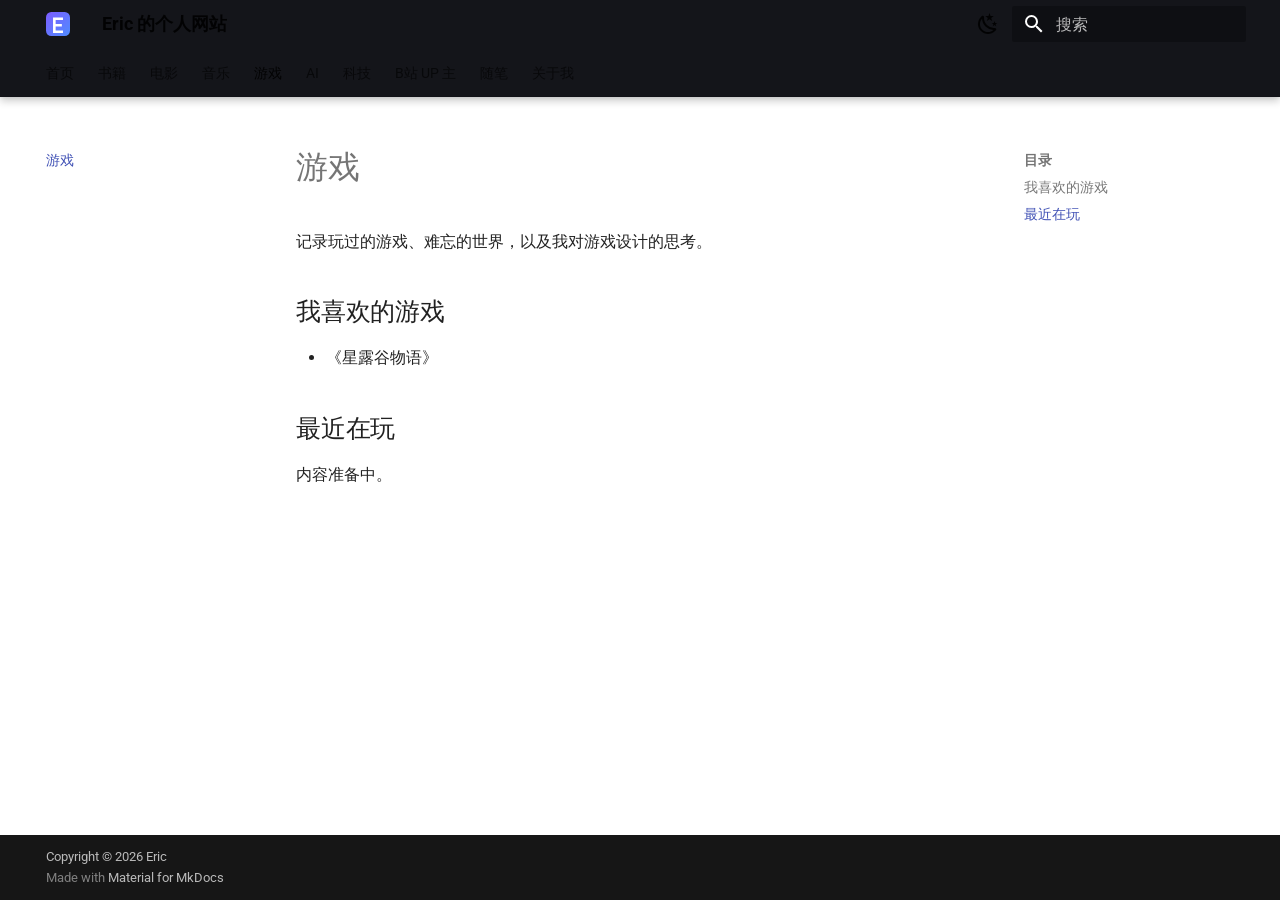
<file: games/index.html>
<!doctype html>
<html lang="zh" class="no-js">
  <head>
    
      <meta charset="utf-8">
      <meta name="viewport" content="width=device-width,initial-scale=1">
      
        <meta name="description" content="Eric 的个人收藏与随笔 —— 书籍、电影、音乐、游戏、AI、科技与更多。">
      
      
        <meta name="author" content="Eric">
      
      
        <link rel="canonical" href="https://ericyun2026.github.io/games/">
      
      
        <link rel="prev" href="../music/">
      
      
        <link rel="next" href="../ai/">
      
      
        
      
      
      <link rel="icon" href="../assets/icon.svg">
      <meta name="generator" content="mkdocs-1.6.1, mkdocs-material-9.7.7">
    
    
      
        <title>游戏 - Eric 的个人网站</title>
      
    
    
      <link rel="stylesheet" href="../assets/stylesheets/main.ec1eaa64.min.css">
      
        
        <link rel="stylesheet" href="../assets/stylesheets/palette.ab4e12ef.min.css">
      
      


    
    
      
    
    
      
        
        
        <link rel="preconnect" href="https://fonts.gstatic.com" crossorigin>
        <link rel="stylesheet" href="https://fonts.googleapis.com/css?family=Roboto:300,300i,400,400i,700,700i%7CRoboto+Mono:400,400i,700,700i&display=fallback">
        <style>:root{--md-text-font:"Roboto";--md-code-font:"Roboto Mono"}</style>
      
    
    
      <link rel="stylesheet" href="../assets/stylesheets/eric.css">
    
    <script>__md_scope=new URL("..",location),__md_hash=e=>[...e].reduce(((e,_)=>(e<<5)-e+_.charCodeAt(0)),0),__md_get=(e,_=localStorage,t=__md_scope)=>JSON.parse(_.getItem(t.pathname+"."+e)),__md_set=(e,_,t=localStorage,a=__md_scope)=>{try{t.setItem(a.pathname+"."+e,JSON.stringify(_))}catch(e){}}</script>
    
      

    
    
  </head>
  
  
    
    
      
    
    
    
    
    <body dir="ltr" data-md-color-scheme="default" data-md-color-primary="black" data-md-color-accent="deep-purple">
  
    
    <input class="md-toggle" data-md-toggle="drawer" type="checkbox" id="__drawer" autocomplete="off">
    <input class="md-toggle" data-md-toggle="search" type="checkbox" id="__search" autocomplete="off">
    <label class="md-overlay" for="__drawer"></label>
    <div data-md-component="skip">
      
        
        <a href="#_1" class="md-skip">
          跳转至
        </a>
      
    </div>
    <div data-md-component="announce">
      
    </div>
    
    
      

  

<header class="md-header md-header--shadow md-header--lifted" data-md-component="header">
  <nav class="md-header__inner md-grid" aria-label="页眉">
    <a href=".." title="Eric 的个人网站" class="md-header__button md-logo" aria-label="Eric 的个人网站" data-md-component="logo">
      
  <img src="../assets/icon.svg" alt="logo">

    </a>
    <label class="md-header__button md-icon" for="__drawer">
      
      <svg xmlns="http://www.w3.org/2000/svg" viewBox="0 0 24 24"><path d="M3 6h18v2H3zm0 5h18v2H3zm0 5h18v2H3z"/></svg>
    </label>
    <div class="md-header__title" data-md-component="header-title">
      <div class="md-header__ellipsis">
        <div class="md-header__topic">
          <span class="md-ellipsis">
            Eric 的个人网站
          </span>
        </div>
        <div class="md-header__topic" data-md-component="header-topic">
          <span class="md-ellipsis">
            
              游戏
            
          </span>
        </div>
      </div>
    </div>
    
      
        <form class="md-header__option" data-md-component="palette">
  
    
    
    
    <input class="md-option" data-md-color-media="(prefers-color-scheme: light)" data-md-color-scheme="default" data-md-color-primary="black" data-md-color-accent="deep-purple"  aria-label="切换至深色模式"  type="radio" name="__palette" id="__palette_0">
    
      <label class="md-header__button md-icon" title="切换至深色模式" for="__palette_1" hidden>
        <svg xmlns="http://www.w3.org/2000/svg" viewBox="0 0 24 24"><path d="m17.75 4.09-2.53 1.94.91 3.06-2.63-1.81-2.63 1.81.91-3.06-2.53-1.94L12.44 4l1.06-3 1.06 3zm3.5 6.91-1.64 1.25.59 1.98-1.7-1.17-1.7 1.17.59-1.98L15.75 11l2.06-.05L18.5 9l.69 1.95zm-2.28 4.95c.83-.08 1.72 1.1 1.19 1.85-.32.45-.66.87-1.08 1.27C15.17 23 8.84 23 4.94 19.07c-3.91-3.9-3.91-10.24 0-14.14.4-.4.82-.76 1.27-1.08.75-.53 1.93.36 1.85 1.19-.27 2.86.69 5.83 2.89 8.02a9.96 9.96 0 0 0 8.02 2.89m-1.64 2.02a12.08 12.08 0 0 1-7.8-3.47c-2.17-2.19-3.33-5-3.49-7.82-2.81 3.14-2.7 7.96.31 10.98 3.02 3.01 7.84 3.12 10.98.31"/></svg>
      </label>
    
  
    
    
    
    <input class="md-option" data-md-color-media="(prefers-color-scheme: dark)" data-md-color-scheme="slate" data-md-color-primary="black" data-md-color-accent="deep-purple"  aria-label="切换至浅色模式"  type="radio" name="__palette" id="__palette_1">
    
      <label class="md-header__button md-icon" title="切换至浅色模式" for="__palette_0" hidden>
        <svg xmlns="http://www.w3.org/2000/svg" viewBox="0 0 24 24"><path d="M12 7a5 5 0 0 1 5 5 5 5 0 0 1-5 5 5 5 0 0 1-5-5 5 5 0 0 1 5-5m0 2a3 3 0 0 0-3 3 3 3 0 0 0 3 3 3 3 0 0 0 3-3 3 3 0 0 0-3-3m0-7 2.39 3.42C13.65 5.15 12.84 5 12 5s-1.65.15-2.39.42zM3.34 7l4.16-.35A7.2 7.2 0 0 0 5.94 8.5c-.44.74-.69 1.5-.83 2.29zm.02 10 1.76-3.77a7.131 7.131 0 0 0 2.38 4.14zM20.65 7l-1.77 3.79a7.02 7.02 0 0 0-2.38-4.15zm-.01 10-4.14.36c.59-.51 1.12-1.14 1.54-1.86.42-.73.69-1.5.83-2.29zM12 22l-2.41-3.44c.74.27 1.55.44 2.41.44.82 0 1.63-.17 2.37-.44z"/></svg>
      </label>
    
  
</form>
      
    
    
      <script>var palette=__md_get("__palette");if(palette&&palette.color){if("(prefers-color-scheme)"===palette.color.media){var media=matchMedia("(prefers-color-scheme: light)"),input=document.querySelector(media.matches?"[data-md-color-media='(prefers-color-scheme: light)']":"[data-md-color-media='(prefers-color-scheme: dark)']");palette.color.media=input.getAttribute("data-md-color-media"),palette.color.scheme=input.getAttribute("data-md-color-scheme"),palette.color.primary=input.getAttribute("data-md-color-primary"),palette.color.accent=input.getAttribute("data-md-color-accent")}for(var[key,value]of Object.entries(palette.color))document.body.setAttribute("data-md-color-"+key,value)}</script>
    
    
    
      
      
        <label class="md-header__button md-icon" for="__search">
          
          <svg xmlns="http://www.w3.org/2000/svg" viewBox="0 0 24 24"><path d="M9.5 3A6.5 6.5 0 0 1 16 9.5c0 1.61-.59 3.09-1.56 4.23l.27.27h.79l5 5-1.5 1.5-5-5v-.79l-.27-.27A6.52 6.52 0 0 1 9.5 16 6.5 6.5 0 0 1 3 9.5 6.5 6.5 0 0 1 9.5 3m0 2C7 5 5 7 5 9.5S7 14 9.5 14 14 12 14 9.5 12 5 9.5 5"/></svg>
        </label>
        <div class="md-search" data-md-component="search" role="dialog">
  <label class="md-search__overlay" for="__search"></label>
  <div class="md-search__inner" role="search">
    <form class="md-search__form" name="search">
      <input type="text" class="md-search__input" name="query" aria-label="搜索" placeholder="搜索" autocapitalize="off" autocorrect="off" autocomplete="off" spellcheck="false" data-md-component="search-query" required>
      <label class="md-search__icon md-icon" for="__search">
        
        <svg xmlns="http://www.w3.org/2000/svg" viewBox="0 0 24 24"><path d="M9.5 3A6.5 6.5 0 0 1 16 9.5c0 1.61-.59 3.09-1.56 4.23l.27.27h.79l5 5-1.5 1.5-5-5v-.79l-.27-.27A6.52 6.52 0 0 1 9.5 16 6.5 6.5 0 0 1 3 9.5 6.5 6.5 0 0 1 9.5 3m0 2C7 5 5 7 5 9.5S7 14 9.5 14 14 12 14 9.5 12 5 9.5 5"/></svg>
        
        <svg xmlns="http://www.w3.org/2000/svg" viewBox="0 0 24 24"><path d="M20 11v2H8l5.5 5.5-1.42 1.42L4.16 12l7.92-7.92L13.5 5.5 8 11z"/></svg>
      </label>
      <nav class="md-search__options" aria-label="查找">
        
        <button type="reset" class="md-search__icon md-icon" title="清空当前内容" aria-label="清空当前内容" tabindex="-1">
          
          <svg xmlns="http://www.w3.org/2000/svg" viewBox="0 0 24 24"><path d="M19 6.41 17.59 5 12 10.59 6.41 5 5 6.41 10.59 12 5 17.59 6.41 19 12 13.41 17.59 19 19 17.59 13.41 12z"/></svg>
        </button>
      </nav>
      
        <div class="md-search__suggest" data-md-component="search-suggest"></div>
      
    </form>
    <div class="md-search__output">
      <div class="md-search__scrollwrap" tabindex="0" data-md-scrollfix>
        <div class="md-search-result" data-md-component="search-result">
          <div class="md-search-result__meta">
            正在初始化搜索引擎
          </div>
          <ol class="md-search-result__list" role="presentation"></ol>
        </div>
      </div>
    </div>
  </div>
</div>
      
    
    
  </nav>
  
    
      
<nav class="md-tabs" aria-label="标签" data-md-component="tabs">
  <div class="md-grid">
    <ul class="md-tabs__list">
      
        
  
  
  
  
    <li class="md-tabs__item">
      <a href=".." class="md-tabs__link">
        
  
  
    
  
  首页

      </a>
    </li>
  

      
        
  
  
  
  
    <li class="md-tabs__item">
      <a href="../books/" class="md-tabs__link">
        
  
  
    
  
  书籍

      </a>
    </li>
  

      
        
  
  
  
  
    <li class="md-tabs__item">
      <a href="../movies/" class="md-tabs__link">
        
  
  
    
  
  电影

      </a>
    </li>
  

      
        
  
  
  
  
    <li class="md-tabs__item">
      <a href="../music/" class="md-tabs__link">
        
  
  
    
  
  音乐

      </a>
    </li>
  

      
        
  
  
  
    
  
  
    <li class="md-tabs__item md-tabs__item--active">
      <a href="./" class="md-tabs__link">
        
  
  
    
  
  游戏

      </a>
    </li>
  

      
        
  
  
  
  
    <li class="md-tabs__item">
      <a href="../ai/" class="md-tabs__link">
        
  
  
    
  
  AI

      </a>
    </li>
  

      
        
  
  
  
  
    <li class="md-tabs__item">
      <a href="../technology/" class="md-tabs__link">
        
  
  
    
  
  科技

      </a>
    </li>
  

      
        
  
  
  
  
    <li class="md-tabs__item">
      <a href="../creators/" class="md-tabs__link">
        
  
  
    
  
  B站 UP 主

      </a>
    </li>
  

      
        
  
  
  
  
    <li class="md-tabs__item">
      <a href="../essays/" class="md-tabs__link">
        
  
  
    
  
  随笔

      </a>
    </li>
  

      
        
  
  
  
  
    <li class="md-tabs__item">
      <a href="../about/" class="md-tabs__link">
        
  
  
    
  
  关于我

      </a>
    </li>
  

      
    </ul>
  </div>
</nav>
    
  
</header>
    
    <div class="md-container" data-md-component="container">
      
      
        
      
      <main class="md-main" data-md-component="main">
        <div class="md-main__inner md-grid">
          
            
              
              <div class="md-sidebar md-sidebar--primary" data-md-component="sidebar" data-md-type="navigation" >
                <div class="md-sidebar__scrollwrap">
                  <div class="md-sidebar__inner">
                    


  


<nav class="md-nav md-nav--primary md-nav--lifted" aria-label="导航栏" data-md-level="0">
  <label class="md-nav__title" for="__drawer">
    <a href=".." title="Eric 的个人网站" class="md-nav__button md-logo" aria-label="Eric 的个人网站" data-md-component="logo">
      
  <img src="../assets/icon.svg" alt="logo">

    </a>
    Eric 的个人网站
  </label>
  
  <ul class="md-nav__list" data-md-scrollfix>
    
      
      
  
  
  
  
    <li class="md-nav__item">
      <a href=".." class="md-nav__link">
        
  
  
  <span class="md-ellipsis">
    
  
    首页
  

    
  </span>
  
  

      </a>
    </li>
  

    
      
      
  
  
  
  
    <li class="md-nav__item">
      <a href="../books/" class="md-nav__link">
        
  
  
  <span class="md-ellipsis">
    
  
    书籍
  

    
  </span>
  
  

      </a>
    </li>
  

    
      
      
  
  
  
  
    <li class="md-nav__item">
      <a href="../movies/" class="md-nav__link">
        
  
  
  <span class="md-ellipsis">
    
  
    电影
  

    
  </span>
  
  

      </a>
    </li>
  

    
      
      
  
  
  
  
    <li class="md-nav__item">
      <a href="../music/" class="md-nav__link">
        
  
  
  <span class="md-ellipsis">
    
  
    音乐
  

    
  </span>
  
  

      </a>
    </li>
  

    
      
      
  
  
    
  
  
  
    <li class="md-nav__item md-nav__item--active">
      
      <input class="md-nav__toggle md-toggle" type="checkbox" id="__toc">
      
      
        
      
      
        <label class="md-nav__link md-nav__link--active" for="__toc">
          
  
  
  <span class="md-ellipsis">
    
  
    游戏
  

    
  </span>
  
  

          <span class="md-nav__icon md-icon"></span>
        </label>
      
      <a href="./" class="md-nav__link md-nav__link--active">
        
  
  
  <span class="md-ellipsis">
    
  
    游戏
  

    
  </span>
  
  

      </a>
      
        

<nav class="md-nav md-nav--secondary" aria-label="目录">
  
  
  
    
  
  
    <label class="md-nav__title" for="__toc">
      <span class="md-nav__icon md-icon"></span>
      目录
    </label>
    <ul class="md-nav__list" data-md-component="toc" data-md-scrollfix>
      
        <li class="md-nav__item">
  <a href="#_2" class="md-nav__link">
    <span class="md-ellipsis">
      
        我喜欢的游戏
      
    </span>
  </a>
  
</li>
      
        <li class="md-nav__item">
  <a href="#_3" class="md-nav__link">
    <span class="md-ellipsis">
      
        最近在玩
      
    </span>
  </a>
  
</li>
      
    </ul>
  
</nav>
      
    </li>
  

    
      
      
  
  
  
  
    <li class="md-nav__item">
      <a href="../ai/" class="md-nav__link">
        
  
  
  <span class="md-ellipsis">
    
  
    AI
  

    
  </span>
  
  

      </a>
    </li>
  

    
      
      
  
  
  
  
    <li class="md-nav__item">
      <a href="../technology/" class="md-nav__link">
        
  
  
  <span class="md-ellipsis">
    
  
    科技
  

    
  </span>
  
  

      </a>
    </li>
  

    
      
      
  
  
  
  
    <li class="md-nav__item">
      <a href="../creators/" class="md-nav__link">
        
  
  
  <span class="md-ellipsis">
    
  
    B站 UP 主
  

    
  </span>
  
  

      </a>
    </li>
  

    
      
      
  
  
  
  
    <li class="md-nav__item">
      <a href="../essays/" class="md-nav__link">
        
  
  
  <span class="md-ellipsis">
    
  
    随笔
  

    
  </span>
  
  

      </a>
    </li>
  

    
      
      
  
  
  
  
    <li class="md-nav__item">
      <a href="../about/" class="md-nav__link">
        
  
  
  <span class="md-ellipsis">
    
  
    关于我
  

    
  </span>
  
  

      </a>
    </li>
  

    
  </ul>
</nav>
                  </div>
                </div>
              </div>
            
            
              
              <div class="md-sidebar md-sidebar--secondary" data-md-component="sidebar" data-md-type="toc" >
                <div class="md-sidebar__scrollwrap">
                  <div class="md-sidebar__inner">
                    

<nav class="md-nav md-nav--secondary" aria-label="目录">
  
  
  
    
  
  
    <label class="md-nav__title" for="__toc">
      <span class="md-nav__icon md-icon"></span>
      目录
    </label>
    <ul class="md-nav__list" data-md-component="toc" data-md-scrollfix>
      
        <li class="md-nav__item">
  <a href="#_2" class="md-nav__link">
    <span class="md-ellipsis">
      
        我喜欢的游戏
      
    </span>
  </a>
  
</li>
      
        <li class="md-nav__item">
  <a href="#_3" class="md-nav__link">
    <span class="md-ellipsis">
      
        最近在玩
      
    </span>
  </a>
  
</li>
      
    </ul>
  
</nav>
                  </div>
                </div>
              </div>
            
          
          
            <div class="md-content" data-md-component="content">
              
              <article class="md-content__inner md-typeset">
                
                  



<h1 id="_1">游戏<a class="headerlink" href="#_1" title="Permanent link">&para;</a></h1>
<p>记录玩过的游戏、难忘的世界，以及我对游戏设计的思考。</p>
<h2 id="_2">我喜欢的游戏<a class="headerlink" href="#_2" title="Permanent link">&para;</a></h2>
<ul>
<li>《星露谷物语》</li>
</ul>
<h2 id="_3">最近在玩<a class="headerlink" href="#_3" title="Permanent link">&para;</a></h2>
<p>内容准备中。</p>












                
              </article>
            </div>
          
          
<script>var target=document.getElementById(location.hash.slice(1));target&&target.name&&(target.checked=target.name.startsWith("__tabbed_"))</script>
        </div>
        
          <button type="button" class="md-top md-icon" data-md-component="top" hidden>
  
  <svg xmlns="http://www.w3.org/2000/svg" viewBox="0 0 24 24"><path d="M13 20h-2V8l-5.5 5.5-1.42-1.42L12 4.16l7.92 7.92-1.42 1.42L13 8z"/></svg>
  回到页面顶部
</button>
        
      </main>
      
        <footer class="md-footer">
  
  <div class="md-footer-meta md-typeset">
    <div class="md-footer-meta__inner md-grid">
      <div class="md-copyright">
  
    <div class="md-copyright__highlight">
      Copyright &copy; 2026 Eric
    </div>
  
  
    Made with
    <a href="https://squidfunk.github.io/mkdocs-material/" target="_blank" rel="noopener">
      Material for MkDocs
    </a>
  
</div>
      
    </div>
  </div>
</footer>
      
    </div>
    <div class="md-dialog" data-md-component="dialog">
      <div class="md-dialog__inner md-typeset"></div>
    </div>
    
    
    
      
      
      <script id="__config" type="application/json">{"annotate": null, "base": "..", "features": ["navigation.tabs", "navigation.tabs.sticky", "navigation.indexes", "navigation.top", "search.suggest", "search.highlight", "content.code.copy"], "search": "../assets/javascripts/workers/search.2c215733.min.js", "tags": null, "translations": {"clipboard.copied": "\u5df2\u590d\u5236", "clipboard.copy": "\u590d\u5236", "search.result.more.one": "\u5728\u8be5\u9875\u4e0a\u8fd8\u6709 1 \u4e2a\u7b26\u5408\u6761\u4ef6\u7684\u7ed3\u679c", "search.result.more.other": "\u5728\u8be5\u9875\u4e0a\u8fd8\u6709 # \u4e2a\u7b26\u5408\u6761\u4ef6\u7684\u7ed3\u679c", "search.result.none": "\u6ca1\u6709\u627e\u5230\u7b26\u5408\u6761\u4ef6\u7684\u7ed3\u679c", "search.result.one": "\u627e\u5230 1 \u4e2a\u7b26\u5408\u6761\u4ef6\u7684\u7ed3\u679c", "search.result.other": "# \u4e2a\u7b26\u5408\u6761\u4ef6\u7684\u7ed3\u679c", "search.result.placeholder": "\u952e\u5165\u4ee5\u5f00\u59cb\u641c\u7d22", "search.result.term.missing": "\u7f3a\u5c11", "select.version": "\u9009\u62e9\u5f53\u524d\u7248\u672c"}, "version": null}</script>
    
    
      <script src="../assets/javascripts/bundle.d7400e89.min.js"></script>
      
    
  </body>
</html>
</file>
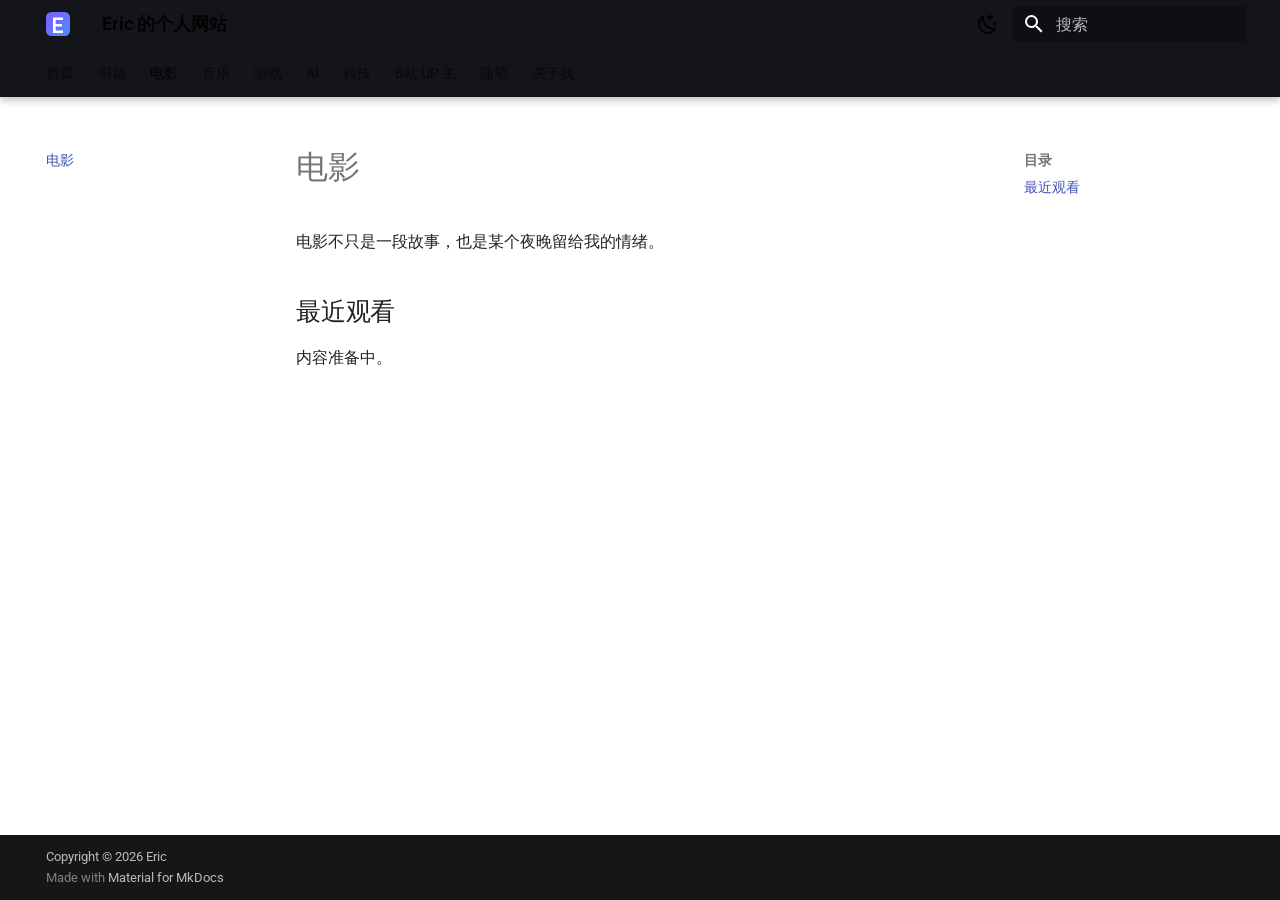
<file: movies/index.html>
<!doctype html>
<html lang="zh" class="no-js">
  <head>
    
      <meta charset="utf-8">
      <meta name="viewport" content="width=device-width,initial-scale=1">
      
        <meta name="description" content="Eric 的个人收藏与随笔 —— 书籍、电影、音乐、游戏、AI、科技与更多。">
      
      
        <meta name="author" content="Eric">
      
      
        <link rel="canonical" href="https://ericyun2026.github.io/movies/">
      
      
        <link rel="prev" href="../books/">
      
      
        <link rel="next" href="../music/">
      
      
        
      
      
      <link rel="icon" href="../assets/icon.svg">
      <meta name="generator" content="mkdocs-1.6.1, mkdocs-material-9.7.7">
    
    
      
        <title>电影 - Eric 的个人网站</title>
      
    
    
      <link rel="stylesheet" href="../assets/stylesheets/main.ec1eaa64.min.css">
      
        
        <link rel="stylesheet" href="../assets/stylesheets/palette.ab4e12ef.min.css">
      
      


    
    
      
    
    
      
        
        
        <link rel="preconnect" href="https://fonts.gstatic.com" crossorigin>
        <link rel="stylesheet" href="https://fonts.googleapis.com/css?family=Roboto:300,300i,400,400i,700,700i%7CRoboto+Mono:400,400i,700,700i&display=fallback">
        <style>:root{--md-text-font:"Roboto";--md-code-font:"Roboto Mono"}</style>
      
    
    
      <link rel="stylesheet" href="../assets/stylesheets/eric.css">
    
    <script>__md_scope=new URL("..",location),__md_hash=e=>[...e].reduce(((e,_)=>(e<<5)-e+_.charCodeAt(0)),0),__md_get=(e,_=localStorage,t=__md_scope)=>JSON.parse(_.getItem(t.pathname+"."+e)),__md_set=(e,_,t=localStorage,a=__md_scope)=>{try{t.setItem(a.pathname+"."+e,JSON.stringify(_))}catch(e){}}</script>
    
      

    
    
  </head>
  
  
    
    
      
    
    
    
    
    <body dir="ltr" data-md-color-scheme="default" data-md-color-primary="black" data-md-color-accent="deep-purple">
  
    
    <input class="md-toggle" data-md-toggle="drawer" type="checkbox" id="__drawer" autocomplete="off">
    <input class="md-toggle" data-md-toggle="search" type="checkbox" id="__search" autocomplete="off">
    <label class="md-overlay" for="__drawer"></label>
    <div data-md-component="skip">
      
        
        <a href="#_1" class="md-skip">
          跳转至
        </a>
      
    </div>
    <div data-md-component="announce">
      
    </div>
    
    
      

  

<header class="md-header md-header--shadow md-header--lifted" data-md-component="header">
  <nav class="md-header__inner md-grid" aria-label="页眉">
    <a href=".." title="Eric 的个人网站" class="md-header__button md-logo" aria-label="Eric 的个人网站" data-md-component="logo">
      
  <img src="../assets/icon.svg" alt="logo">

    </a>
    <label class="md-header__button md-icon" for="__drawer">
      
      <svg xmlns="http://www.w3.org/2000/svg" viewBox="0 0 24 24"><path d="M3 6h18v2H3zm0 5h18v2H3zm0 5h18v2H3z"/></svg>
    </label>
    <div class="md-header__title" data-md-component="header-title">
      <div class="md-header__ellipsis">
        <div class="md-header__topic">
          <span class="md-ellipsis">
            Eric 的个人网站
          </span>
        </div>
        <div class="md-header__topic" data-md-component="header-topic">
          <span class="md-ellipsis">
            
              电影
            
          </span>
        </div>
      </div>
    </div>
    
      
        <form class="md-header__option" data-md-component="palette">
  
    
    
    
    <input class="md-option" data-md-color-media="(prefers-color-scheme: light)" data-md-color-scheme="default" data-md-color-primary="black" data-md-color-accent="deep-purple"  aria-label="切换至深色模式"  type="radio" name="__palette" id="__palette_0">
    
      <label class="md-header__button md-icon" title="切换至深色模式" for="__palette_1" hidden>
        <svg xmlns="http://www.w3.org/2000/svg" viewBox="0 0 24 24"><path d="m17.75 4.09-2.53 1.94.91 3.06-2.63-1.81-2.63 1.81.91-3.06-2.53-1.94L12.44 4l1.06-3 1.06 3zm3.5 6.91-1.64 1.25.59 1.98-1.7-1.17-1.7 1.17.59-1.98L15.75 11l2.06-.05L18.5 9l.69 1.95zm-2.28 4.95c.83-.08 1.72 1.1 1.19 1.85-.32.45-.66.87-1.08 1.27C15.17 23 8.84 23 4.94 19.07c-3.91-3.9-3.91-10.24 0-14.14.4-.4.82-.76 1.27-1.08.75-.53 1.93.36 1.85 1.19-.27 2.86.69 5.83 2.89 8.02a9.96 9.96 0 0 0 8.02 2.89m-1.64 2.02a12.08 12.08 0 0 1-7.8-3.47c-2.17-2.19-3.33-5-3.49-7.82-2.81 3.14-2.7 7.96.31 10.98 3.02 3.01 7.84 3.12 10.98.31"/></svg>
      </label>
    
  
    
    
    
    <input class="md-option" data-md-color-media="(prefers-color-scheme: dark)" data-md-color-scheme="slate" data-md-color-primary="black" data-md-color-accent="deep-purple"  aria-label="切换至浅色模式"  type="radio" name="__palette" id="__palette_1">
    
      <label class="md-header__button md-icon" title="切换至浅色模式" for="__palette_0" hidden>
        <svg xmlns="http://www.w3.org/2000/svg" viewBox="0 0 24 24"><path d="M12 7a5 5 0 0 1 5 5 5 5 0 0 1-5 5 5 5 0 0 1-5-5 5 5 0 0 1 5-5m0 2a3 3 0 0 0-3 3 3 3 0 0 0 3 3 3 3 0 0 0 3-3 3 3 0 0 0-3-3m0-7 2.39 3.42C13.65 5.15 12.84 5 12 5s-1.65.15-2.39.42zM3.34 7l4.16-.35A7.2 7.2 0 0 0 5.94 8.5c-.44.74-.69 1.5-.83 2.29zm.02 10 1.76-3.77a7.131 7.131 0 0 0 2.38 4.14zM20.65 7l-1.77 3.79a7.02 7.02 0 0 0-2.38-4.15zm-.01 10-4.14.36c.59-.51 1.12-1.14 1.54-1.86.42-.73.69-1.5.83-2.29zM12 22l-2.41-3.44c.74.27 1.55.44 2.41.44.82 0 1.63-.17 2.37-.44z"/></svg>
      </label>
    
  
</form>
      
    
    
      <script>var palette=__md_get("__palette");if(palette&&palette.color){if("(prefers-color-scheme)"===palette.color.media){var media=matchMedia("(prefers-color-scheme: light)"),input=document.querySelector(media.matches?"[data-md-color-media='(prefers-color-scheme: light)']":"[data-md-color-media='(prefers-color-scheme: dark)']");palette.color.media=input.getAttribute("data-md-color-media"),palette.color.scheme=input.getAttribute("data-md-color-scheme"),palette.color.primary=input.getAttribute("data-md-color-primary"),palette.color.accent=input.getAttribute("data-md-color-accent")}for(var[key,value]of Object.entries(palette.color))document.body.setAttribute("data-md-color-"+key,value)}</script>
    
    
    
      
      
        <label class="md-header__button md-icon" for="__search">
          
          <svg xmlns="http://www.w3.org/2000/svg" viewBox="0 0 24 24"><path d="M9.5 3A6.5 6.5 0 0 1 16 9.5c0 1.61-.59 3.09-1.56 4.23l.27.27h.79l5 5-1.5 1.5-5-5v-.79l-.27-.27A6.52 6.52 0 0 1 9.5 16 6.5 6.5 0 0 1 3 9.5 6.5 6.5 0 0 1 9.5 3m0 2C7 5 5 7 5 9.5S7 14 9.5 14 14 12 14 9.5 12 5 9.5 5"/></svg>
        </label>
        <div class="md-search" data-md-component="search" role="dialog">
  <label class="md-search__overlay" for="__search"></label>
  <div class="md-search__inner" role="search">
    <form class="md-search__form" name="search">
      <input type="text" class="md-search__input" name="query" aria-label="搜索" placeholder="搜索" autocapitalize="off" autocorrect="off" autocomplete="off" spellcheck="false" data-md-component="search-query" required>
      <label class="md-search__icon md-icon" for="__search">
        
        <svg xmlns="http://www.w3.org/2000/svg" viewBox="0 0 24 24"><path d="M9.5 3A6.5 6.5 0 0 1 16 9.5c0 1.61-.59 3.09-1.56 4.23l.27.27h.79l5 5-1.5 1.5-5-5v-.79l-.27-.27A6.52 6.52 0 0 1 9.5 16 6.5 6.5 0 0 1 3 9.5 6.5 6.5 0 0 1 9.5 3m0 2C7 5 5 7 5 9.5S7 14 9.5 14 14 12 14 9.5 12 5 9.5 5"/></svg>
        
        <svg xmlns="http://www.w3.org/2000/svg" viewBox="0 0 24 24"><path d="M20 11v2H8l5.5 5.5-1.42 1.42L4.16 12l7.92-7.92L13.5 5.5 8 11z"/></svg>
      </label>
      <nav class="md-search__options" aria-label="查找">
        
        <button type="reset" class="md-search__icon md-icon" title="清空当前内容" aria-label="清空当前内容" tabindex="-1">
          
          <svg xmlns="http://www.w3.org/2000/svg" viewBox="0 0 24 24"><path d="M19 6.41 17.59 5 12 10.59 6.41 5 5 6.41 10.59 12 5 17.59 6.41 19 12 13.41 17.59 19 19 17.59 13.41 12z"/></svg>
        </button>
      </nav>
      
        <div class="md-search__suggest" data-md-component="search-suggest"></div>
      
    </form>
    <div class="md-search__output">
      <div class="md-search__scrollwrap" tabindex="0" data-md-scrollfix>
        <div class="md-search-result" data-md-component="search-result">
          <div class="md-search-result__meta">
            正在初始化搜索引擎
          </div>
          <ol class="md-search-result__list" role="presentation"></ol>
        </div>
      </div>
    </div>
  </div>
</div>
      
    
    
  </nav>
  
    
      
<nav class="md-tabs" aria-label="标签" data-md-component="tabs">
  <div class="md-grid">
    <ul class="md-tabs__list">
      
        
  
  
  
  
    <li class="md-tabs__item">
      <a href=".." class="md-tabs__link">
        
  
  
    
  
  首页

      </a>
    </li>
  

      
        
  
  
  
  
    <li class="md-tabs__item">
      <a href="../books/" class="md-tabs__link">
        
  
  
    
  
  书籍

      </a>
    </li>
  

      
        
  
  
  
    
  
  
    <li class="md-tabs__item md-tabs__item--active">
      <a href="./" class="md-tabs__link">
        
  
  
    
  
  电影

      </a>
    </li>
  

      
        
  
  
  
  
    <li class="md-tabs__item">
      <a href="../music/" class="md-tabs__link">
        
  
  
    
  
  音乐

      </a>
    </li>
  

      
        
  
  
  
  
    <li class="md-tabs__item">
      <a href="../games/" class="md-tabs__link">
        
  
  
    
  
  游戏

      </a>
    </li>
  

      
        
  
  
  
  
    <li class="md-tabs__item">
      <a href="../ai/" class="md-tabs__link">
        
  
  
    
  
  AI

      </a>
    </li>
  

      
        
  
  
  
  
    <li class="md-tabs__item">
      <a href="../technology/" class="md-tabs__link">
        
  
  
    
  
  科技

      </a>
    </li>
  

      
        
  
  
  
  
    <li class="md-tabs__item">
      <a href="../creators/" class="md-tabs__link">
        
  
  
    
  
  B站 UP 主

      </a>
    </li>
  

      
        
  
  
  
  
    <li class="md-tabs__item">
      <a href="../essays/" class="md-tabs__link">
        
  
  
    
  
  随笔

      </a>
    </li>
  

      
        
  
  
  
  
    <li class="md-tabs__item">
      <a href="../about/" class="md-tabs__link">
        
  
  
    
  
  关于我

      </a>
    </li>
  

      
    </ul>
  </div>
</nav>
    
  
</header>
    
    <div class="md-container" data-md-component="container">
      
      
        
      
      <main class="md-main" data-md-component="main">
        <div class="md-main__inner md-grid">
          
            
              
              <div class="md-sidebar md-sidebar--primary" data-md-component="sidebar" data-md-type="navigation" >
                <div class="md-sidebar__scrollwrap">
                  <div class="md-sidebar__inner">
                    


  


<nav class="md-nav md-nav--primary md-nav--lifted" aria-label="导航栏" data-md-level="0">
  <label class="md-nav__title" for="__drawer">
    <a href=".." title="Eric 的个人网站" class="md-nav__button md-logo" aria-label="Eric 的个人网站" data-md-component="logo">
      
  <img src="../assets/icon.svg" alt="logo">

    </a>
    Eric 的个人网站
  </label>
  
  <ul class="md-nav__list" data-md-scrollfix>
    
      
      
  
  
  
  
    <li class="md-nav__item">
      <a href=".." class="md-nav__link">
        
  
  
  <span class="md-ellipsis">
    
  
    首页
  

    
  </span>
  
  

      </a>
    </li>
  

    
      
      
  
  
  
  
    <li class="md-nav__item">
      <a href="../books/" class="md-nav__link">
        
  
  
  <span class="md-ellipsis">
    
  
    书籍
  

    
  </span>
  
  

      </a>
    </li>
  

    
      
      
  
  
    
  
  
  
    <li class="md-nav__item md-nav__item--active">
      
      <input class="md-nav__toggle md-toggle" type="checkbox" id="__toc">
      
      
        
      
      
        <label class="md-nav__link md-nav__link--active" for="__toc">
          
  
  
  <span class="md-ellipsis">
    
  
    电影
  

    
  </span>
  
  

          <span class="md-nav__icon md-icon"></span>
        </label>
      
      <a href="./" class="md-nav__link md-nav__link--active">
        
  
  
  <span class="md-ellipsis">
    
  
    电影
  

    
  </span>
  
  

      </a>
      
        

<nav class="md-nav md-nav--secondary" aria-label="目录">
  
  
  
    
  
  
    <label class="md-nav__title" for="__toc">
      <span class="md-nav__icon md-icon"></span>
      目录
    </label>
    <ul class="md-nav__list" data-md-component="toc" data-md-scrollfix>
      
        <li class="md-nav__item">
  <a href="#_2" class="md-nav__link">
    <span class="md-ellipsis">
      
        最近观看
      
    </span>
  </a>
  
</li>
      
    </ul>
  
</nav>
      
    </li>
  

    
      
      
  
  
  
  
    <li class="md-nav__item">
      <a href="../music/" class="md-nav__link">
        
  
  
  <span class="md-ellipsis">
    
  
    音乐
  

    
  </span>
  
  

      </a>
    </li>
  

    
      
      
  
  
  
  
    <li class="md-nav__item">
      <a href="../games/" class="md-nav__link">
        
  
  
  <span class="md-ellipsis">
    
  
    游戏
  

    
  </span>
  
  

      </a>
    </li>
  

    
      
      
  
  
  
  
    <li class="md-nav__item">
      <a href="../ai/" class="md-nav__link">
        
  
  
  <span class="md-ellipsis">
    
  
    AI
  

    
  </span>
  
  

      </a>
    </li>
  

    
      
      
  
  
  
  
    <li class="md-nav__item">
      <a href="../technology/" class="md-nav__link">
        
  
  
  <span class="md-ellipsis">
    
  
    科技
  

    
  </span>
  
  

      </a>
    </li>
  

    
      
      
  
  
  
  
    <li class="md-nav__item">
      <a href="../creators/" class="md-nav__link">
        
  
  
  <span class="md-ellipsis">
    
  
    B站 UP 主
  

    
  </span>
  
  

      </a>
    </li>
  

    
      
      
  
  
  
  
    <li class="md-nav__item">
      <a href="../essays/" class="md-nav__link">
        
  
  
  <span class="md-ellipsis">
    
  
    随笔
  

    
  </span>
  
  

      </a>
    </li>
  

    
      
      
  
  
  
  
    <li class="md-nav__item">
      <a href="../about/" class="md-nav__link">
        
  
  
  <span class="md-ellipsis">
    
  
    关于我
  

    
  </span>
  
  

      </a>
    </li>
  

    
  </ul>
</nav>
                  </div>
                </div>
              </div>
            
            
              
              <div class="md-sidebar md-sidebar--secondary" data-md-component="sidebar" data-md-type="toc" >
                <div class="md-sidebar__scrollwrap">
                  <div class="md-sidebar__inner">
                    

<nav class="md-nav md-nav--secondary" aria-label="目录">
  
  
  
    
  
  
    <label class="md-nav__title" for="__toc">
      <span class="md-nav__icon md-icon"></span>
      目录
    </label>
    <ul class="md-nav__list" data-md-component="toc" data-md-scrollfix>
      
        <li class="md-nav__item">
  <a href="#_2" class="md-nav__link">
    <span class="md-ellipsis">
      
        最近观看
      
    </span>
  </a>
  
</li>
      
    </ul>
  
</nav>
                  </div>
                </div>
              </div>
            
          
          
            <div class="md-content" data-md-component="content">
              
              <article class="md-content__inner md-typeset">
                
                  



<h1 id="_1">电影<a class="headerlink" href="#_1" title="Permanent link">&para;</a></h1>
<p>电影不只是一段故事，也是某个夜晚留给我的情绪。</p>
<h2 id="_2">最近观看<a class="headerlink" href="#_2" title="Permanent link">&para;</a></h2>
<p>内容准备中。</p>












                
              </article>
            </div>
          
          
<script>var target=document.getElementById(location.hash.slice(1));target&&target.name&&(target.checked=target.name.startsWith("__tabbed_"))</script>
        </div>
        
          <button type="button" class="md-top md-icon" data-md-component="top" hidden>
  
  <svg xmlns="http://www.w3.org/2000/svg" viewBox="0 0 24 24"><path d="M13 20h-2V8l-5.5 5.5-1.42-1.42L12 4.16l7.92 7.92-1.42 1.42L13 8z"/></svg>
  回到页面顶部
</button>
        
      </main>
      
        <footer class="md-footer">
  
  <div class="md-footer-meta md-typeset">
    <div class="md-footer-meta__inner md-grid">
      <div class="md-copyright">
  
    <div class="md-copyright__highlight">
      Copyright &copy; 2026 Eric
    </div>
  
  
    Made with
    <a href="https://squidfunk.github.io/mkdocs-material/" target="_blank" rel="noopener">
      Material for MkDocs
    </a>
  
</div>
      
    </div>
  </div>
</footer>
      
    </div>
    <div class="md-dialog" data-md-component="dialog">
      <div class="md-dialog__inner md-typeset"></div>
    </div>
    
    
    
      
      
      <script id="__config" type="application/json">{"annotate": null, "base": "..", "features": ["navigation.tabs", "navigation.tabs.sticky", "navigation.indexes", "navigation.top", "search.suggest", "search.highlight", "content.code.copy"], "search": "../assets/javascripts/workers/search.2c215733.min.js", "tags": null, "translations": {"clipboard.copied": "\u5df2\u590d\u5236", "clipboard.copy": "\u590d\u5236", "search.result.more.one": "\u5728\u8be5\u9875\u4e0a\u8fd8\u6709 1 \u4e2a\u7b26\u5408\u6761\u4ef6\u7684\u7ed3\u679c", "search.result.more.other": "\u5728\u8be5\u9875\u4e0a\u8fd8\u6709 # \u4e2a\u7b26\u5408\u6761\u4ef6\u7684\u7ed3\u679c", "search.result.none": "\u6ca1\u6709\u627e\u5230\u7b26\u5408\u6761\u4ef6\u7684\u7ed3\u679c", "search.result.one": "\u627e\u5230 1 \u4e2a\u7b26\u5408\u6761\u4ef6\u7684\u7ed3\u679c", "search.result.other": "# \u4e2a\u7b26\u5408\u6761\u4ef6\u7684\u7ed3\u679c", "search.result.placeholder": "\u952e\u5165\u4ee5\u5f00\u59cb\u641c\u7d22", "search.result.term.missing": "\u7f3a\u5c11", "select.version": "\u9009\u62e9\u5f53\u524d\u7248\u672c"}, "version": null}</script>
    
    
      <script src="../assets/javascripts/bundle.d7400e89.min.js"></script>
      
    
  </body>
</html>
</file>
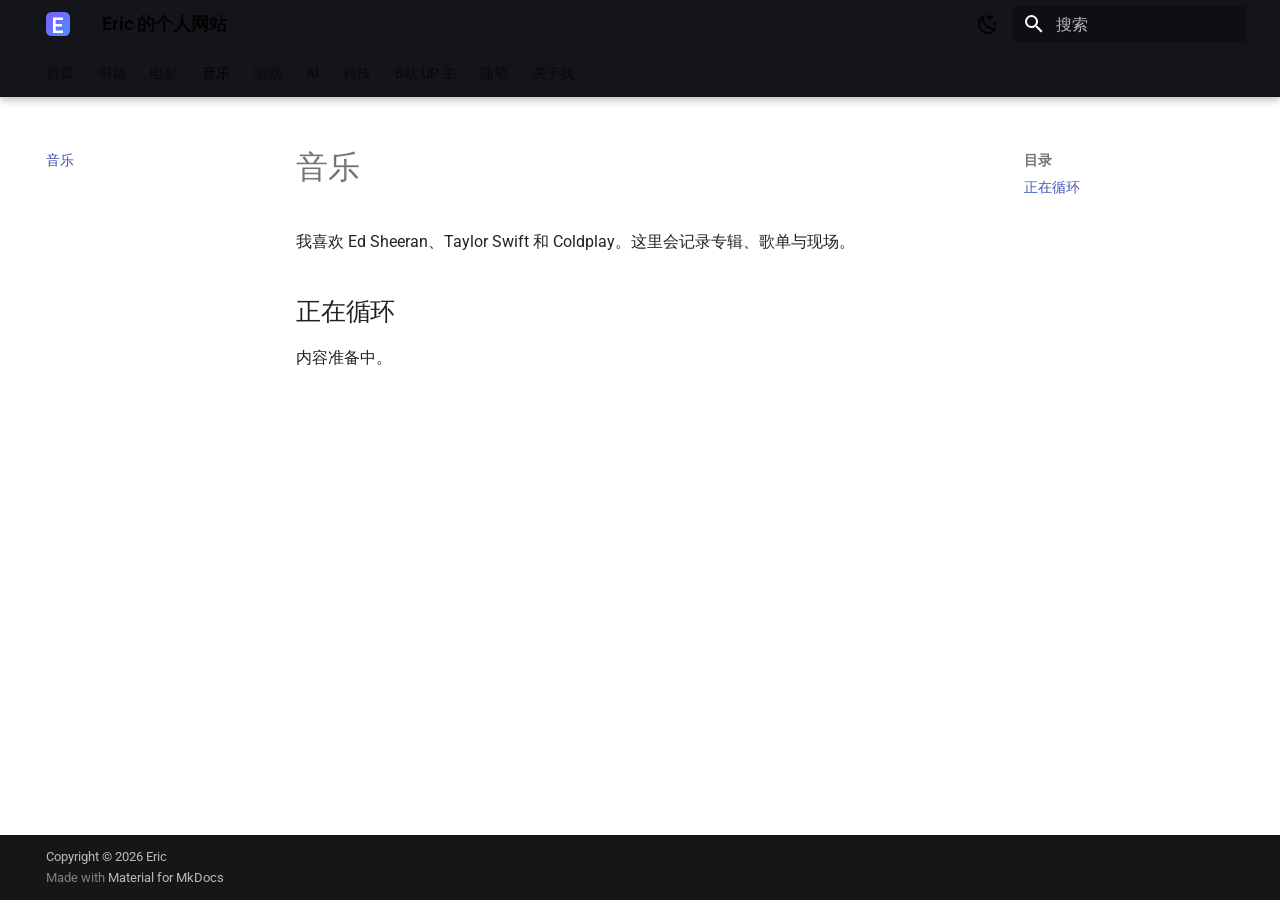
<file: music/index.html>
<!doctype html>
<html lang="zh" class="no-js">
  <head>
    
      <meta charset="utf-8">
      <meta name="viewport" content="width=device-width,initial-scale=1">
      
        <meta name="description" content="Eric 的个人收藏与随笔 —— 书籍、电影、音乐、游戏、AI、科技与更多。">
      
      
        <meta name="author" content="Eric">
      
      
        <link rel="canonical" href="https://ericyun2026.github.io/music/">
      
      
        <link rel="prev" href="../movies/">
      
      
        <link rel="next" href="../games/">
      
      
        
      
      
      <link rel="icon" href="../assets/icon.svg">
      <meta name="generator" content="mkdocs-1.6.1, mkdocs-material-9.7.7">
    
    
      
        <title>音乐 - Eric 的个人网站</title>
      
    
    
      <link rel="stylesheet" href="../assets/stylesheets/main.ec1eaa64.min.css">
      
        
        <link rel="stylesheet" href="../assets/stylesheets/palette.ab4e12ef.min.css">
      
      


    
    
      
    
    
      
        
        
        <link rel="preconnect" href="https://fonts.gstatic.com" crossorigin>
        <link rel="stylesheet" href="https://fonts.googleapis.com/css?family=Roboto:300,300i,400,400i,700,700i%7CRoboto+Mono:400,400i,700,700i&display=fallback">
        <style>:root{--md-text-font:"Roboto";--md-code-font:"Roboto Mono"}</style>
      
    
    
      <link rel="stylesheet" href="../assets/stylesheets/eric.css">
    
    <script>__md_scope=new URL("..",location),__md_hash=e=>[...e].reduce(((e,_)=>(e<<5)-e+_.charCodeAt(0)),0),__md_get=(e,_=localStorage,t=__md_scope)=>JSON.parse(_.getItem(t.pathname+"."+e)),__md_set=(e,_,t=localStorage,a=__md_scope)=>{try{t.setItem(a.pathname+"."+e,JSON.stringify(_))}catch(e){}}</script>
    
      

    
    
  </head>
  
  
    
    
      
    
    
    
    
    <body dir="ltr" data-md-color-scheme="default" data-md-color-primary="black" data-md-color-accent="deep-purple">
  
    
    <input class="md-toggle" data-md-toggle="drawer" type="checkbox" id="__drawer" autocomplete="off">
    <input class="md-toggle" data-md-toggle="search" type="checkbox" id="__search" autocomplete="off">
    <label class="md-overlay" for="__drawer"></label>
    <div data-md-component="skip">
      
        
        <a href="#_1" class="md-skip">
          跳转至
        </a>
      
    </div>
    <div data-md-component="announce">
      
    </div>
    
    
      

  

<header class="md-header md-header--shadow md-header--lifted" data-md-component="header">
  <nav class="md-header__inner md-grid" aria-label="页眉">
    <a href=".." title="Eric 的个人网站" class="md-header__button md-logo" aria-label="Eric 的个人网站" data-md-component="logo">
      
  <img src="../assets/icon.svg" alt="logo">

    </a>
    <label class="md-header__button md-icon" for="__drawer">
      
      <svg xmlns="http://www.w3.org/2000/svg" viewBox="0 0 24 24"><path d="M3 6h18v2H3zm0 5h18v2H3zm0 5h18v2H3z"/></svg>
    </label>
    <div class="md-header__title" data-md-component="header-title">
      <div class="md-header__ellipsis">
        <div class="md-header__topic">
          <span class="md-ellipsis">
            Eric 的个人网站
          </span>
        </div>
        <div class="md-header__topic" data-md-component="header-topic">
          <span class="md-ellipsis">
            
              音乐
            
          </span>
        </div>
      </div>
    </div>
    
      
        <form class="md-header__option" data-md-component="palette">
  
    
    
    
    <input class="md-option" data-md-color-media="(prefers-color-scheme: light)" data-md-color-scheme="default" data-md-color-primary="black" data-md-color-accent="deep-purple"  aria-label="切换至深色模式"  type="radio" name="__palette" id="__palette_0">
    
      <label class="md-header__button md-icon" title="切换至深色模式" for="__palette_1" hidden>
        <svg xmlns="http://www.w3.org/2000/svg" viewBox="0 0 24 24"><path d="m17.75 4.09-2.53 1.94.91 3.06-2.63-1.81-2.63 1.81.91-3.06-2.53-1.94L12.44 4l1.06-3 1.06 3zm3.5 6.91-1.64 1.25.59 1.98-1.7-1.17-1.7 1.17.59-1.98L15.75 11l2.06-.05L18.5 9l.69 1.95zm-2.28 4.95c.83-.08 1.72 1.1 1.19 1.85-.32.45-.66.87-1.08 1.27C15.17 23 8.84 23 4.94 19.07c-3.91-3.9-3.91-10.24 0-14.14.4-.4.82-.76 1.27-1.08.75-.53 1.93.36 1.85 1.19-.27 2.86.69 5.83 2.89 8.02a9.96 9.96 0 0 0 8.02 2.89m-1.64 2.02a12.08 12.08 0 0 1-7.8-3.47c-2.17-2.19-3.33-5-3.49-7.82-2.81 3.14-2.7 7.96.31 10.98 3.02 3.01 7.84 3.12 10.98.31"/></svg>
      </label>
    
  
    
    
    
    <input class="md-option" data-md-color-media="(prefers-color-scheme: dark)" data-md-color-scheme="slate" data-md-color-primary="black" data-md-color-accent="deep-purple"  aria-label="切换至浅色模式"  type="radio" name="__palette" id="__palette_1">
    
      <label class="md-header__button md-icon" title="切换至浅色模式" for="__palette_0" hidden>
        <svg xmlns="http://www.w3.org/2000/svg" viewBox="0 0 24 24"><path d="M12 7a5 5 0 0 1 5 5 5 5 0 0 1-5 5 5 5 0 0 1-5-5 5 5 0 0 1 5-5m0 2a3 3 0 0 0-3 3 3 3 0 0 0 3 3 3 3 0 0 0 3-3 3 3 0 0 0-3-3m0-7 2.39 3.42C13.65 5.15 12.84 5 12 5s-1.65.15-2.39.42zM3.34 7l4.16-.35A7.2 7.2 0 0 0 5.94 8.5c-.44.74-.69 1.5-.83 2.29zm.02 10 1.76-3.77a7.131 7.131 0 0 0 2.38 4.14zM20.65 7l-1.77 3.79a7.02 7.02 0 0 0-2.38-4.15zm-.01 10-4.14.36c.59-.51 1.12-1.14 1.54-1.86.42-.73.69-1.5.83-2.29zM12 22l-2.41-3.44c.74.27 1.55.44 2.41.44.82 0 1.63-.17 2.37-.44z"/></svg>
      </label>
    
  
</form>
      
    
    
      <script>var palette=__md_get("__palette");if(palette&&palette.color){if("(prefers-color-scheme)"===palette.color.media){var media=matchMedia("(prefers-color-scheme: light)"),input=document.querySelector(media.matches?"[data-md-color-media='(prefers-color-scheme: light)']":"[data-md-color-media='(prefers-color-scheme: dark)']");palette.color.media=input.getAttribute("data-md-color-media"),palette.color.scheme=input.getAttribute("data-md-color-scheme"),palette.color.primary=input.getAttribute("data-md-color-primary"),palette.color.accent=input.getAttribute("data-md-color-accent")}for(var[key,value]of Object.entries(palette.color))document.body.setAttribute("data-md-color-"+key,value)}</script>
    
    
    
      
      
        <label class="md-header__button md-icon" for="__search">
          
          <svg xmlns="http://www.w3.org/2000/svg" viewBox="0 0 24 24"><path d="M9.5 3A6.5 6.5 0 0 1 16 9.5c0 1.61-.59 3.09-1.56 4.23l.27.27h.79l5 5-1.5 1.5-5-5v-.79l-.27-.27A6.52 6.52 0 0 1 9.5 16 6.5 6.5 0 0 1 3 9.5 6.5 6.5 0 0 1 9.5 3m0 2C7 5 5 7 5 9.5S7 14 9.5 14 14 12 14 9.5 12 5 9.5 5"/></svg>
        </label>
        <div class="md-search" data-md-component="search" role="dialog">
  <label class="md-search__overlay" for="__search"></label>
  <div class="md-search__inner" role="search">
    <form class="md-search__form" name="search">
      <input type="text" class="md-search__input" name="query" aria-label="搜索" placeholder="搜索" autocapitalize="off" autocorrect="off" autocomplete="off" spellcheck="false" data-md-component="search-query" required>
      <label class="md-search__icon md-icon" for="__search">
        
        <svg xmlns="http://www.w3.org/2000/svg" viewBox="0 0 24 24"><path d="M9.5 3A6.5 6.5 0 0 1 16 9.5c0 1.61-.59 3.09-1.56 4.23l.27.27h.79l5 5-1.5 1.5-5-5v-.79l-.27-.27A6.52 6.52 0 0 1 9.5 16 6.5 6.5 0 0 1 3 9.5 6.5 6.5 0 0 1 9.5 3m0 2C7 5 5 7 5 9.5S7 14 9.5 14 14 12 14 9.5 12 5 9.5 5"/></svg>
        
        <svg xmlns="http://www.w3.org/2000/svg" viewBox="0 0 24 24"><path d="M20 11v2H8l5.5 5.5-1.42 1.42L4.16 12l7.92-7.92L13.5 5.5 8 11z"/></svg>
      </label>
      <nav class="md-search__options" aria-label="查找">
        
        <button type="reset" class="md-search__icon md-icon" title="清空当前内容" aria-label="清空当前内容" tabindex="-1">
          
          <svg xmlns="http://www.w3.org/2000/svg" viewBox="0 0 24 24"><path d="M19 6.41 17.59 5 12 10.59 6.41 5 5 6.41 10.59 12 5 17.59 6.41 19 12 13.41 17.59 19 19 17.59 13.41 12z"/></svg>
        </button>
      </nav>
      
        <div class="md-search__suggest" data-md-component="search-suggest"></div>
      
    </form>
    <div class="md-search__output">
      <div class="md-search__scrollwrap" tabindex="0" data-md-scrollfix>
        <div class="md-search-result" data-md-component="search-result">
          <div class="md-search-result__meta">
            正在初始化搜索引擎
          </div>
          <ol class="md-search-result__list" role="presentation"></ol>
        </div>
      </div>
    </div>
  </div>
</div>
      
    
    
  </nav>
  
    
      
<nav class="md-tabs" aria-label="标签" data-md-component="tabs">
  <div class="md-grid">
    <ul class="md-tabs__list">
      
        
  
  
  
  
    <li class="md-tabs__item">
      <a href=".." class="md-tabs__link">
        
  
  
    
  
  首页

      </a>
    </li>
  

      
        
  
  
  
  
    <li class="md-tabs__item">
      <a href="../books/" class="md-tabs__link">
        
  
  
    
  
  书籍

      </a>
    </li>
  

      
        
  
  
  
  
    <li class="md-tabs__item">
      <a href="../movies/" class="md-tabs__link">
        
  
  
    
  
  电影

      </a>
    </li>
  

      
        
  
  
  
    
  
  
    <li class="md-tabs__item md-tabs__item--active">
      <a href="./" class="md-tabs__link">
        
  
  
    
  
  音乐

      </a>
    </li>
  

      
        
  
  
  
  
    <li class="md-tabs__item">
      <a href="../games/" class="md-tabs__link">
        
  
  
    
  
  游戏

      </a>
    </li>
  

      
        
  
  
  
  
    <li class="md-tabs__item">
      <a href="../ai/" class="md-tabs__link">
        
  
  
    
  
  AI

      </a>
    </li>
  

      
        
  
  
  
  
    <li class="md-tabs__item">
      <a href="../technology/" class="md-tabs__link">
        
  
  
    
  
  科技

      </a>
    </li>
  

      
        
  
  
  
  
    <li class="md-tabs__item">
      <a href="../creators/" class="md-tabs__link">
        
  
  
    
  
  B站 UP 主

      </a>
    </li>
  

      
        
  
  
  
  
    <li class="md-tabs__item">
      <a href="../essays/" class="md-tabs__link">
        
  
  
    
  
  随笔

      </a>
    </li>
  

      
        
  
  
  
  
    <li class="md-tabs__item">
      <a href="../about/" class="md-tabs__link">
        
  
  
    
  
  关于我

      </a>
    </li>
  

      
    </ul>
  </div>
</nav>
    
  
</header>
    
    <div class="md-container" data-md-component="container">
      
      
        
      
      <main class="md-main" data-md-component="main">
        <div class="md-main__inner md-grid">
          
            
              
              <div class="md-sidebar md-sidebar--primary" data-md-component="sidebar" data-md-type="navigation" >
                <div class="md-sidebar__scrollwrap">
                  <div class="md-sidebar__inner">
                    


  


<nav class="md-nav md-nav--primary md-nav--lifted" aria-label="导航栏" data-md-level="0">
  <label class="md-nav__title" for="__drawer">
    <a href=".." title="Eric 的个人网站" class="md-nav__button md-logo" aria-label="Eric 的个人网站" data-md-component="logo">
      
  <img src="../assets/icon.svg" alt="logo">

    </a>
    Eric 的个人网站
  </label>
  
  <ul class="md-nav__list" data-md-scrollfix>
    
      
      
  
  
  
  
    <li class="md-nav__item">
      <a href=".." class="md-nav__link">
        
  
  
  <span class="md-ellipsis">
    
  
    首页
  

    
  </span>
  
  

      </a>
    </li>
  

    
      
      
  
  
  
  
    <li class="md-nav__item">
      <a href="../books/" class="md-nav__link">
        
  
  
  <span class="md-ellipsis">
    
  
    书籍
  

    
  </span>
  
  

      </a>
    </li>
  

    
      
      
  
  
  
  
    <li class="md-nav__item">
      <a href="../movies/" class="md-nav__link">
        
  
  
  <span class="md-ellipsis">
    
  
    电影
  

    
  </span>
  
  

      </a>
    </li>
  

    
      
      
  
  
    
  
  
  
    <li class="md-nav__item md-nav__item--active">
      
      <input class="md-nav__toggle md-toggle" type="checkbox" id="__toc">
      
      
        
      
      
        <label class="md-nav__link md-nav__link--active" for="__toc">
          
  
  
  <span class="md-ellipsis">
    
  
    音乐
  

    
  </span>
  
  

          <span class="md-nav__icon md-icon"></span>
        </label>
      
      <a href="./" class="md-nav__link md-nav__link--active">
        
  
  
  <span class="md-ellipsis">
    
  
    音乐
  

    
  </span>
  
  

      </a>
      
        

<nav class="md-nav md-nav--secondary" aria-label="目录">
  
  
  
    
  
  
    <label class="md-nav__title" for="__toc">
      <span class="md-nav__icon md-icon"></span>
      目录
    </label>
    <ul class="md-nav__list" data-md-component="toc" data-md-scrollfix>
      
        <li class="md-nav__item">
  <a href="#_2" class="md-nav__link">
    <span class="md-ellipsis">
      
        正在循环
      
    </span>
  </a>
  
</li>
      
    </ul>
  
</nav>
      
    </li>
  

    
      
      
  
  
  
  
    <li class="md-nav__item">
      <a href="../games/" class="md-nav__link">
        
  
  
  <span class="md-ellipsis">
    
  
    游戏
  

    
  </span>
  
  

      </a>
    </li>
  

    
      
      
  
  
  
  
    <li class="md-nav__item">
      <a href="../ai/" class="md-nav__link">
        
  
  
  <span class="md-ellipsis">
    
  
    AI
  

    
  </span>
  
  

      </a>
    </li>
  

    
      
      
  
  
  
  
    <li class="md-nav__item">
      <a href="../technology/" class="md-nav__link">
        
  
  
  <span class="md-ellipsis">
    
  
    科技
  

    
  </span>
  
  

      </a>
    </li>
  

    
      
      
  
  
  
  
    <li class="md-nav__item">
      <a href="../creators/" class="md-nav__link">
        
  
  
  <span class="md-ellipsis">
    
  
    B站 UP 主
  

    
  </span>
  
  

      </a>
    </li>
  

    
      
      
  
  
  
  
    <li class="md-nav__item">
      <a href="../essays/" class="md-nav__link">
        
  
  
  <span class="md-ellipsis">
    
  
    随笔
  

    
  </span>
  
  

      </a>
    </li>
  

    
      
      
  
  
  
  
    <li class="md-nav__item">
      <a href="../about/" class="md-nav__link">
        
  
  
  <span class="md-ellipsis">
    
  
    关于我
  

    
  </span>
  
  

      </a>
    </li>
  

    
  </ul>
</nav>
                  </div>
                </div>
              </div>
            
            
              
              <div class="md-sidebar md-sidebar--secondary" data-md-component="sidebar" data-md-type="toc" >
                <div class="md-sidebar__scrollwrap">
                  <div class="md-sidebar__inner">
                    

<nav class="md-nav md-nav--secondary" aria-label="目录">
  
  
  
    
  
  
    <label class="md-nav__title" for="__toc">
      <span class="md-nav__icon md-icon"></span>
      目录
    </label>
    <ul class="md-nav__list" data-md-component="toc" data-md-scrollfix>
      
        <li class="md-nav__item">
  <a href="#_2" class="md-nav__link">
    <span class="md-ellipsis">
      
        正在循环
      
    </span>
  </a>
  
</li>
      
    </ul>
  
</nav>
                  </div>
                </div>
              </div>
            
          
          
            <div class="md-content" data-md-component="content">
              
              <article class="md-content__inner md-typeset">
                
                  



<h1 id="_1">音乐<a class="headerlink" href="#_1" title="Permanent link">&para;</a></h1>
<p>我喜欢 Ed Sheeran、Taylor Swift 和 Coldplay。这里会记录专辑、歌单与现场。</p>
<h2 id="_2">正在循环<a class="headerlink" href="#_2" title="Permanent link">&para;</a></h2>
<p>内容准备中。</p>












                
              </article>
            </div>
          
          
<script>var target=document.getElementById(location.hash.slice(1));target&&target.name&&(target.checked=target.name.startsWith("__tabbed_"))</script>
        </div>
        
          <button type="button" class="md-top md-icon" data-md-component="top" hidden>
  
  <svg xmlns="http://www.w3.org/2000/svg" viewBox="0 0 24 24"><path d="M13 20h-2V8l-5.5 5.5-1.42-1.42L12 4.16l7.92 7.92-1.42 1.42L13 8z"/></svg>
  回到页面顶部
</button>
        
      </main>
      
        <footer class="md-footer">
  
  <div class="md-footer-meta md-typeset">
    <div class="md-footer-meta__inner md-grid">
      <div class="md-copyright">
  
    <div class="md-copyright__highlight">
      Copyright &copy; 2026 Eric
    </div>
  
  
    Made with
    <a href="https://squidfunk.github.io/mkdocs-material/" target="_blank" rel="noopener">
      Material for MkDocs
    </a>
  
</div>
      
    </div>
  </div>
</footer>
      
    </div>
    <div class="md-dialog" data-md-component="dialog">
      <div class="md-dialog__inner md-typeset"></div>
    </div>
    
    
    
      
      
      <script id="__config" type="application/json">{"annotate": null, "base": "..", "features": ["navigation.tabs", "navigation.tabs.sticky", "navigation.indexes", "navigation.top", "search.suggest", "search.highlight", "content.code.copy"], "search": "../assets/javascripts/workers/search.2c215733.min.js", "tags": null, "translations": {"clipboard.copied": "\u5df2\u590d\u5236", "clipboard.copy": "\u590d\u5236", "search.result.more.one": "\u5728\u8be5\u9875\u4e0a\u8fd8\u6709 1 \u4e2a\u7b26\u5408\u6761\u4ef6\u7684\u7ed3\u679c", "search.result.more.other": "\u5728\u8be5\u9875\u4e0a\u8fd8\u6709 # \u4e2a\u7b26\u5408\u6761\u4ef6\u7684\u7ed3\u679c", "search.result.none": "\u6ca1\u6709\u627e\u5230\u7b26\u5408\u6761\u4ef6\u7684\u7ed3\u679c", "search.result.one": "\u627e\u5230 1 \u4e2a\u7b26\u5408\u6761\u4ef6\u7684\u7ed3\u679c", "search.result.other": "# \u4e2a\u7b26\u5408\u6761\u4ef6\u7684\u7ed3\u679c", "search.result.placeholder": "\u952e\u5165\u4ee5\u5f00\u59cb\u641c\u7d22", "search.result.term.missing": "\u7f3a\u5c11", "select.version": "\u9009\u62e9\u5f53\u524d\u7248\u672c"}, "version": null}</script>
    
    
      <script src="../assets/javascripts/bundle.d7400e89.min.js"></script>
      
    
  </body>
</html>
</file>
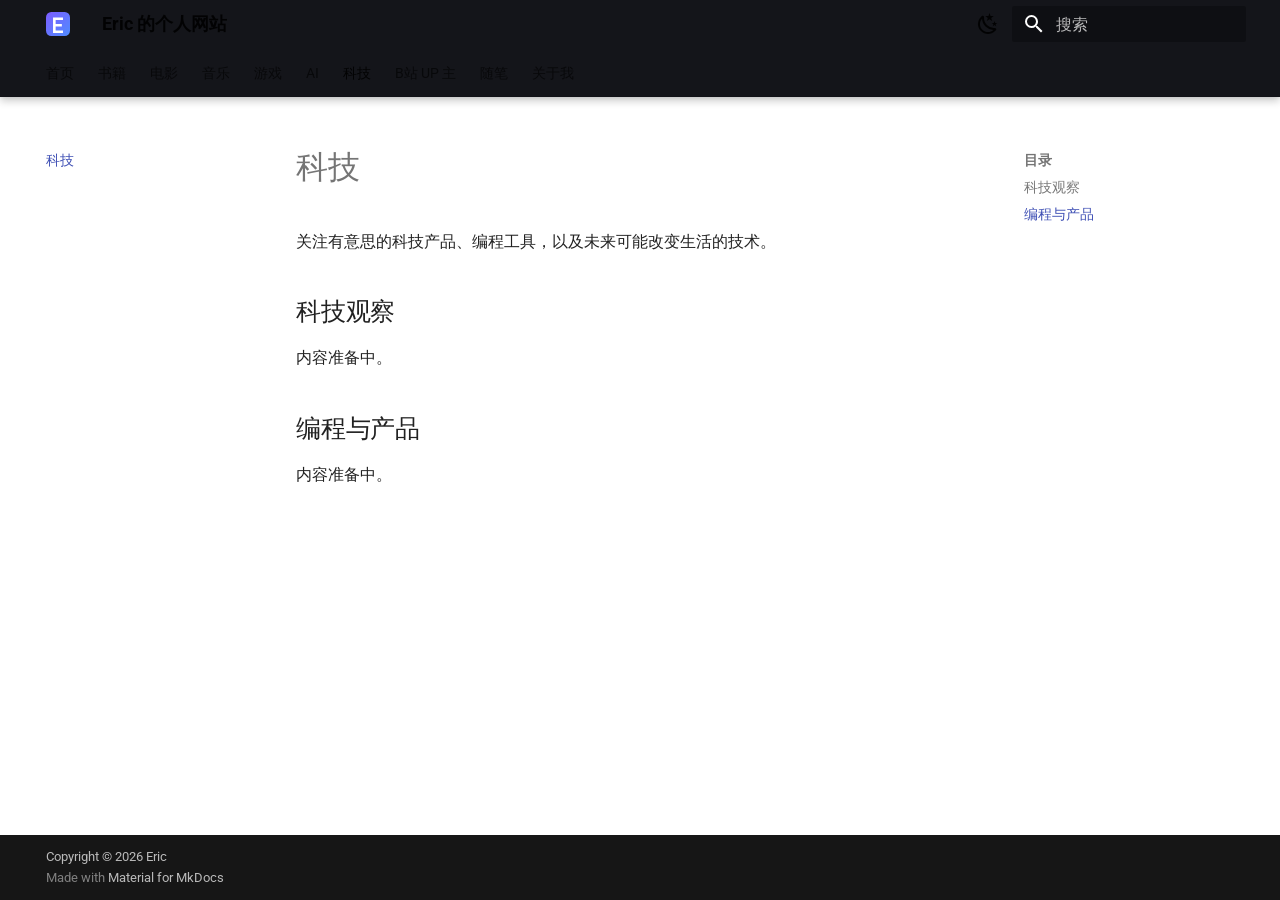
<file: technology/index.html>
<!doctype html>
<html lang="zh" class="no-js">
  <head>
    
      <meta charset="utf-8">
      <meta name="viewport" content="width=device-width,initial-scale=1">
      
        <meta name="description" content="Eric 的个人收藏与随笔 —— 书籍、电影、音乐、游戏、AI、科技与更多。">
      
      
        <meta name="author" content="Eric">
      
      
        <link rel="canonical" href="https://ericyun2026.github.io/technology/">
      
      
        <link rel="prev" href="../ai/">
      
      
        <link rel="next" href="../creators/">
      
      
        
      
      
      <link rel="icon" href="../assets/icon.svg">
      <meta name="generator" content="mkdocs-1.6.1, mkdocs-material-9.7.7">
    
    
      
        <title>科技 - Eric 的个人网站</title>
      
    
    
      <link rel="stylesheet" href="../assets/stylesheets/main.ec1eaa64.min.css">
      
        
        <link rel="stylesheet" href="../assets/stylesheets/palette.ab4e12ef.min.css">
      
      


    
    
      
    
    
      
        
        
        <link rel="preconnect" href="https://fonts.gstatic.com" crossorigin>
        <link rel="stylesheet" href="https://fonts.googleapis.com/css?family=Roboto:300,300i,400,400i,700,700i%7CRoboto+Mono:400,400i,700,700i&display=fallback">
        <style>:root{--md-text-font:"Roboto";--md-code-font:"Roboto Mono"}</style>
      
    
    
      <link rel="stylesheet" href="../assets/stylesheets/eric.css">
    
    <script>__md_scope=new URL("..",location),__md_hash=e=>[...e].reduce(((e,_)=>(e<<5)-e+_.charCodeAt(0)),0),__md_get=(e,_=localStorage,t=__md_scope)=>JSON.parse(_.getItem(t.pathname+"."+e)),__md_set=(e,_,t=localStorage,a=__md_scope)=>{try{t.setItem(a.pathname+"."+e,JSON.stringify(_))}catch(e){}}</script>
    
      

    
    
  </head>
  
  
    
    
      
    
    
    
    
    <body dir="ltr" data-md-color-scheme="default" data-md-color-primary="black" data-md-color-accent="deep-purple">
  
    
    <input class="md-toggle" data-md-toggle="drawer" type="checkbox" id="__drawer" autocomplete="off">
    <input class="md-toggle" data-md-toggle="search" type="checkbox" id="__search" autocomplete="off">
    <label class="md-overlay" for="__drawer"></label>
    <div data-md-component="skip">
      
        
        <a href="#_1" class="md-skip">
          跳转至
        </a>
      
    </div>
    <div data-md-component="announce">
      
    </div>
    
    
      

  

<header class="md-header md-header--shadow md-header--lifted" data-md-component="header">
  <nav class="md-header__inner md-grid" aria-label="页眉">
    <a href=".." title="Eric 的个人网站" class="md-header__button md-logo" aria-label="Eric 的个人网站" data-md-component="logo">
      
  <img src="../assets/icon.svg" alt="logo">

    </a>
    <label class="md-header__button md-icon" for="__drawer">
      
      <svg xmlns="http://www.w3.org/2000/svg" viewBox="0 0 24 24"><path d="M3 6h18v2H3zm0 5h18v2H3zm0 5h18v2H3z"/></svg>
    </label>
    <div class="md-header__title" data-md-component="header-title">
      <div class="md-header__ellipsis">
        <div class="md-header__topic">
          <span class="md-ellipsis">
            Eric 的个人网站
          </span>
        </div>
        <div class="md-header__topic" data-md-component="header-topic">
          <span class="md-ellipsis">
            
              科技
            
          </span>
        </div>
      </div>
    </div>
    
      
        <form class="md-header__option" data-md-component="palette">
  
    
    
    
    <input class="md-option" data-md-color-media="(prefers-color-scheme: light)" data-md-color-scheme="default" data-md-color-primary="black" data-md-color-accent="deep-purple"  aria-label="切换至深色模式"  type="radio" name="__palette" id="__palette_0">
    
      <label class="md-header__button md-icon" title="切换至深色模式" for="__palette_1" hidden>
        <svg xmlns="http://www.w3.org/2000/svg" viewBox="0 0 24 24"><path d="m17.75 4.09-2.53 1.94.91 3.06-2.63-1.81-2.63 1.81.91-3.06-2.53-1.94L12.44 4l1.06-3 1.06 3zm3.5 6.91-1.64 1.25.59 1.98-1.7-1.17-1.7 1.17.59-1.98L15.75 11l2.06-.05L18.5 9l.69 1.95zm-2.28 4.95c.83-.08 1.72 1.1 1.19 1.85-.32.45-.66.87-1.08 1.27C15.17 23 8.84 23 4.94 19.07c-3.91-3.9-3.91-10.24 0-14.14.4-.4.82-.76 1.27-1.08.75-.53 1.93.36 1.85 1.19-.27 2.86.69 5.83 2.89 8.02a9.96 9.96 0 0 0 8.02 2.89m-1.64 2.02a12.08 12.08 0 0 1-7.8-3.47c-2.17-2.19-3.33-5-3.49-7.82-2.81 3.14-2.7 7.96.31 10.98 3.02 3.01 7.84 3.12 10.98.31"/></svg>
      </label>
    
  
    
    
    
    <input class="md-option" data-md-color-media="(prefers-color-scheme: dark)" data-md-color-scheme="slate" data-md-color-primary="black" data-md-color-accent="deep-purple"  aria-label="切换至浅色模式"  type="radio" name="__palette" id="__palette_1">
    
      <label class="md-header__button md-icon" title="切换至浅色模式" for="__palette_0" hidden>
        <svg xmlns="http://www.w3.org/2000/svg" viewBox="0 0 24 24"><path d="M12 7a5 5 0 0 1 5 5 5 5 0 0 1-5 5 5 5 0 0 1-5-5 5 5 0 0 1 5-5m0 2a3 3 0 0 0-3 3 3 3 0 0 0 3 3 3 3 0 0 0 3-3 3 3 0 0 0-3-3m0-7 2.39 3.42C13.65 5.15 12.84 5 12 5s-1.65.15-2.39.42zM3.34 7l4.16-.35A7.2 7.2 0 0 0 5.94 8.5c-.44.74-.69 1.5-.83 2.29zm.02 10 1.76-3.77a7.131 7.131 0 0 0 2.38 4.14zM20.65 7l-1.77 3.79a7.02 7.02 0 0 0-2.38-4.15zm-.01 10-4.14.36c.59-.51 1.12-1.14 1.54-1.86.42-.73.69-1.5.83-2.29zM12 22l-2.41-3.44c.74.27 1.55.44 2.41.44.82 0 1.63-.17 2.37-.44z"/></svg>
      </label>
    
  
</form>
      
    
    
      <script>var palette=__md_get("__palette");if(palette&&palette.color){if("(prefers-color-scheme)"===palette.color.media){var media=matchMedia("(prefers-color-scheme: light)"),input=document.querySelector(media.matches?"[data-md-color-media='(prefers-color-scheme: light)']":"[data-md-color-media='(prefers-color-scheme: dark)']");palette.color.media=input.getAttribute("data-md-color-media"),palette.color.scheme=input.getAttribute("data-md-color-scheme"),palette.color.primary=input.getAttribute("data-md-color-primary"),palette.color.accent=input.getAttribute("data-md-color-accent")}for(var[key,value]of Object.entries(palette.color))document.body.setAttribute("data-md-color-"+key,value)}</script>
    
    
    
      
      
        <label class="md-header__button md-icon" for="__search">
          
          <svg xmlns="http://www.w3.org/2000/svg" viewBox="0 0 24 24"><path d="M9.5 3A6.5 6.5 0 0 1 16 9.5c0 1.61-.59 3.09-1.56 4.23l.27.27h.79l5 5-1.5 1.5-5-5v-.79l-.27-.27A6.52 6.52 0 0 1 9.5 16 6.5 6.5 0 0 1 3 9.5 6.5 6.5 0 0 1 9.5 3m0 2C7 5 5 7 5 9.5S7 14 9.5 14 14 12 14 9.5 12 5 9.5 5"/></svg>
        </label>
        <div class="md-search" data-md-component="search" role="dialog">
  <label class="md-search__overlay" for="__search"></label>
  <div class="md-search__inner" role="search">
    <form class="md-search__form" name="search">
      <input type="text" class="md-search__input" name="query" aria-label="搜索" placeholder="搜索" autocapitalize="off" autocorrect="off" autocomplete="off" spellcheck="false" data-md-component="search-query" required>
      <label class="md-search__icon md-icon" for="__search">
        
        <svg xmlns="http://www.w3.org/2000/svg" viewBox="0 0 24 24"><path d="M9.5 3A6.5 6.5 0 0 1 16 9.5c0 1.61-.59 3.09-1.56 4.23l.27.27h.79l5 5-1.5 1.5-5-5v-.79l-.27-.27A6.52 6.52 0 0 1 9.5 16 6.5 6.5 0 0 1 3 9.5 6.5 6.5 0 0 1 9.5 3m0 2C7 5 5 7 5 9.5S7 14 9.5 14 14 12 14 9.5 12 5 9.5 5"/></svg>
        
        <svg xmlns="http://www.w3.org/2000/svg" viewBox="0 0 24 24"><path d="M20 11v2H8l5.5 5.5-1.42 1.42L4.16 12l7.92-7.92L13.5 5.5 8 11z"/></svg>
      </label>
      <nav class="md-search__options" aria-label="查找">
        
        <button type="reset" class="md-search__icon md-icon" title="清空当前内容" aria-label="清空当前内容" tabindex="-1">
          
          <svg xmlns="http://www.w3.org/2000/svg" viewBox="0 0 24 24"><path d="M19 6.41 17.59 5 12 10.59 6.41 5 5 6.41 10.59 12 5 17.59 6.41 19 12 13.41 17.59 19 19 17.59 13.41 12z"/></svg>
        </button>
      </nav>
      
        <div class="md-search__suggest" data-md-component="search-suggest"></div>
      
    </form>
    <div class="md-search__output">
      <div class="md-search__scrollwrap" tabindex="0" data-md-scrollfix>
        <div class="md-search-result" data-md-component="search-result">
          <div class="md-search-result__meta">
            正在初始化搜索引擎
          </div>
          <ol class="md-search-result__list" role="presentation"></ol>
        </div>
      </div>
    </div>
  </div>
</div>
      
    
    
  </nav>
  
    
      
<nav class="md-tabs" aria-label="标签" data-md-component="tabs">
  <div class="md-grid">
    <ul class="md-tabs__list">
      
        
  
  
  
  
    <li class="md-tabs__item">
      <a href=".." class="md-tabs__link">
        
  
  
    
  
  首页

      </a>
    </li>
  

      
        
  
  
  
  
    <li class="md-tabs__item">
      <a href="../books/" class="md-tabs__link">
        
  
  
    
  
  书籍

      </a>
    </li>
  

      
        
  
  
  
  
    <li class="md-tabs__item">
      <a href="../movies/" class="md-tabs__link">
        
  
  
    
  
  电影

      </a>
    </li>
  

      
        
  
  
  
  
    <li class="md-tabs__item">
      <a href="../music/" class="md-tabs__link">
        
  
  
    
  
  音乐

      </a>
    </li>
  

      
        
  
  
  
  
    <li class="md-tabs__item">
      <a href="../games/" class="md-tabs__link">
        
  
  
    
  
  游戏

      </a>
    </li>
  

      
        
  
  
  
  
    <li class="md-tabs__item">
      <a href="../ai/" class="md-tabs__link">
        
  
  
    
  
  AI

      </a>
    </li>
  

      
        
  
  
  
    
  
  
    <li class="md-tabs__item md-tabs__item--active">
      <a href="./" class="md-tabs__link">
        
  
  
    
  
  科技

      </a>
    </li>
  

      
        
  
  
  
  
    <li class="md-tabs__item">
      <a href="../creators/" class="md-tabs__link">
        
  
  
    
  
  B站 UP 主

      </a>
    </li>
  

      
        
  
  
  
  
    <li class="md-tabs__item">
      <a href="../essays/" class="md-tabs__link">
        
  
  
    
  
  随笔

      </a>
    </li>
  

      
        
  
  
  
  
    <li class="md-tabs__item">
      <a href="../about/" class="md-tabs__link">
        
  
  
    
  
  关于我

      </a>
    </li>
  

      
    </ul>
  </div>
</nav>
    
  
</header>
    
    <div class="md-container" data-md-component="container">
      
      
        
      
      <main class="md-main" data-md-component="main">
        <div class="md-main__inner md-grid">
          
            
              
              <div class="md-sidebar md-sidebar--primary" data-md-component="sidebar" data-md-type="navigation" >
                <div class="md-sidebar__scrollwrap">
                  <div class="md-sidebar__inner">
                    


  


<nav class="md-nav md-nav--primary md-nav--lifted" aria-label="导航栏" data-md-level="0">
  <label class="md-nav__title" for="__drawer">
    <a href=".." title="Eric 的个人网站" class="md-nav__button md-logo" aria-label="Eric 的个人网站" data-md-component="logo">
      
  <img src="../assets/icon.svg" alt="logo">

    </a>
    Eric 的个人网站
  </label>
  
  <ul class="md-nav__list" data-md-scrollfix>
    
      
      
  
  
  
  
    <li class="md-nav__item">
      <a href=".." class="md-nav__link">
        
  
  
  <span class="md-ellipsis">
    
  
    首页
  

    
  </span>
  
  

      </a>
    </li>
  

    
      
      
  
  
  
  
    <li class="md-nav__item">
      <a href="../books/" class="md-nav__link">
        
  
  
  <span class="md-ellipsis">
    
  
    书籍
  

    
  </span>
  
  

      </a>
    </li>
  

    
      
      
  
  
  
  
    <li class="md-nav__item">
      <a href="../movies/" class="md-nav__link">
        
  
  
  <span class="md-ellipsis">
    
  
    电影
  

    
  </span>
  
  

      </a>
    </li>
  

    
      
      
  
  
  
  
    <li class="md-nav__item">
      <a href="../music/" class="md-nav__link">
        
  
  
  <span class="md-ellipsis">
    
  
    音乐
  

    
  </span>
  
  

      </a>
    </li>
  

    
      
      
  
  
  
  
    <li class="md-nav__item">
      <a href="../games/" class="md-nav__link">
        
  
  
  <span class="md-ellipsis">
    
  
    游戏
  

    
  </span>
  
  

      </a>
    </li>
  

    
      
      
  
  
  
  
    <li class="md-nav__item">
      <a href="../ai/" class="md-nav__link">
        
  
  
  <span class="md-ellipsis">
    
  
    AI
  

    
  </span>
  
  

      </a>
    </li>
  

    
      
      
  
  
    
  
  
  
    <li class="md-nav__item md-nav__item--active">
      
      <input class="md-nav__toggle md-toggle" type="checkbox" id="__toc">
      
      
        
      
      
        <label class="md-nav__link md-nav__link--active" for="__toc">
          
  
  
  <span class="md-ellipsis">
    
  
    科技
  

    
  </span>
  
  

          <span class="md-nav__icon md-icon"></span>
        </label>
      
      <a href="./" class="md-nav__link md-nav__link--active">
        
  
  
  <span class="md-ellipsis">
    
  
    科技
  

    
  </span>
  
  

      </a>
      
        

<nav class="md-nav md-nav--secondary" aria-label="目录">
  
  
  
    
  
  
    <label class="md-nav__title" for="__toc">
      <span class="md-nav__icon md-icon"></span>
      目录
    </label>
    <ul class="md-nav__list" data-md-component="toc" data-md-scrollfix>
      
        <li class="md-nav__item">
  <a href="#_2" class="md-nav__link">
    <span class="md-ellipsis">
      
        科技观察
      
    </span>
  </a>
  
</li>
      
        <li class="md-nav__item">
  <a href="#_3" class="md-nav__link">
    <span class="md-ellipsis">
      
        编程与产品
      
    </span>
  </a>
  
</li>
      
    </ul>
  
</nav>
      
    </li>
  

    
      
      
  
  
  
  
    <li class="md-nav__item">
      <a href="../creators/" class="md-nav__link">
        
  
  
  <span class="md-ellipsis">
    
  
    B站 UP 主
  

    
  </span>
  
  

      </a>
    </li>
  

    
      
      
  
  
  
  
    <li class="md-nav__item">
      <a href="../essays/" class="md-nav__link">
        
  
  
  <span class="md-ellipsis">
    
  
    随笔
  

    
  </span>
  
  

      </a>
    </li>
  

    
      
      
  
  
  
  
    <li class="md-nav__item">
      <a href="../about/" class="md-nav__link">
        
  
  
  <span class="md-ellipsis">
    
  
    关于我
  

    
  </span>
  
  

      </a>
    </li>
  

    
  </ul>
</nav>
                  </div>
                </div>
              </div>
            
            
              
              <div class="md-sidebar md-sidebar--secondary" data-md-component="sidebar" data-md-type="toc" >
                <div class="md-sidebar__scrollwrap">
                  <div class="md-sidebar__inner">
                    

<nav class="md-nav md-nav--secondary" aria-label="目录">
  
  
  
    
  
  
    <label class="md-nav__title" for="__toc">
      <span class="md-nav__icon md-icon"></span>
      目录
    </label>
    <ul class="md-nav__list" data-md-component="toc" data-md-scrollfix>
      
        <li class="md-nav__item">
  <a href="#_2" class="md-nav__link">
    <span class="md-ellipsis">
      
        科技观察
      
    </span>
  </a>
  
</li>
      
        <li class="md-nav__item">
  <a href="#_3" class="md-nav__link">
    <span class="md-ellipsis">
      
        编程与产品
      
    </span>
  </a>
  
</li>
      
    </ul>
  
</nav>
                  </div>
                </div>
              </div>
            
          
          
            <div class="md-content" data-md-component="content">
              
              <article class="md-content__inner md-typeset">
                
                  



<h1 id="_1">科技<a class="headerlink" href="#_1" title="Permanent link">&para;</a></h1>
<p>关注有意思的科技产品、编程工具，以及未来可能改变生活的技术。</p>
<h2 id="_2">科技观察<a class="headerlink" href="#_2" title="Permanent link">&para;</a></h2>
<p>内容准备中。</p>
<h2 id="_3">编程与产品<a class="headerlink" href="#_3" title="Permanent link">&para;</a></h2>
<p>内容准备中。</p>












                
              </article>
            </div>
          
          
<script>var target=document.getElementById(location.hash.slice(1));target&&target.name&&(target.checked=target.name.startsWith("__tabbed_"))</script>
        </div>
        
          <button type="button" class="md-top md-icon" data-md-component="top" hidden>
  
  <svg xmlns="http://www.w3.org/2000/svg" viewBox="0 0 24 24"><path d="M13 20h-2V8l-5.5 5.5-1.42-1.42L12 4.16l7.92 7.92-1.42 1.42L13 8z"/></svg>
  回到页面顶部
</button>
        
      </main>
      
        <footer class="md-footer">
  
  <div class="md-footer-meta md-typeset">
    <div class="md-footer-meta__inner md-grid">
      <div class="md-copyright">
  
    <div class="md-copyright__highlight">
      Copyright &copy; 2026 Eric
    </div>
  
  
    Made with
    <a href="https://squidfunk.github.io/mkdocs-material/" target="_blank" rel="noopener">
      Material for MkDocs
    </a>
  
</div>
      
    </div>
  </div>
</footer>
      
    </div>
    <div class="md-dialog" data-md-component="dialog">
      <div class="md-dialog__inner md-typeset"></div>
    </div>
    
    
    
      
      
      <script id="__config" type="application/json">{"annotate": null, "base": "..", "features": ["navigation.tabs", "navigation.tabs.sticky", "navigation.indexes", "navigation.top", "search.suggest", "search.highlight", "content.code.copy"], "search": "../assets/javascripts/workers/search.2c215733.min.js", "tags": null, "translations": {"clipboard.copied": "\u5df2\u590d\u5236", "clipboard.copy": "\u590d\u5236", "search.result.more.one": "\u5728\u8be5\u9875\u4e0a\u8fd8\u6709 1 \u4e2a\u7b26\u5408\u6761\u4ef6\u7684\u7ed3\u679c", "search.result.more.other": "\u5728\u8be5\u9875\u4e0a\u8fd8\u6709 # \u4e2a\u7b26\u5408\u6761\u4ef6\u7684\u7ed3\u679c", "search.result.none": "\u6ca1\u6709\u627e\u5230\u7b26\u5408\u6761\u4ef6\u7684\u7ed3\u679c", "search.result.one": "\u627e\u5230 1 \u4e2a\u7b26\u5408\u6761\u4ef6\u7684\u7ed3\u679c", "search.result.other": "# \u4e2a\u7b26\u5408\u6761\u4ef6\u7684\u7ed3\u679c", "search.result.placeholder": "\u952e\u5165\u4ee5\u5f00\u59cb\u641c\u7d22", "search.result.term.missing": "\u7f3a\u5c11", "select.version": "\u9009\u62e9\u5f53\u524d\u7248\u672c"}, "version": null}</script>
    
    
      <script src="../assets/javascripts/bundle.d7400e89.min.js"></script>
      
    
  </body>
</html>
</file>
<file: assets/stylesheets/eric.css>
:root { --eric-violet: #7c5cff; --eric-blue: #4f8cff; }
.md-header { background: color-mix(in srgb, var(--md-default-bg-color) 88%, transparent); color: var(--md-default-fg-color); backdrop-filter: blur(20px) saturate(150%); border-bottom: 1px solid color-mix(in srgb, var(--md-default-fg-color) 10%, transparent); }
.md-tabs { background: color-mix(in srgb, var(--md-default-bg-color) 90%, transparent); color: var(--md-default-fg-color); }
.hero { padding: clamp(4rem, 11vw, 8rem) 0 clamp(3rem, 8vw, 6rem); max-width: 52rem; }
.hero h1 { margin: .25rem 0 1rem; font-size: clamp(3rem, 8vw, 6rem); line-height: .98; letter-spacing: -.055em; font-weight: 750; }
.hero-copy { max-width: 43rem; color: var(--md-default-fg-color--light); font-size: clamp(1.05rem, 2vw, 1.35rem); line-height: 1.75; }
.eyebrow { color: var(--eric-violet); font-size: .72rem; font-weight: 750; letter-spacing: .16em; }
.hero-actions { display: flex; align-items: center; gap: 1.2rem; margin-top: 2rem; }
.primary-button, .text-button { font-weight: 650; }
.primary-button { display: inline-flex; padding: .8rem 1.25rem; border-radius: 999px; color: #fff !important; background: linear-gradient(135deg, var(--eric-violet), var(--eric-blue)); box-shadow: 0 10px 28px rgba(86, 94, 255, .25); }
.section-heading { margin: 0 0 1.5rem; }
.section-heading h2 { margin-top: .25rem; font-size: 2rem; letter-spacing: -.035em; }
.category-grid { display: grid; grid-template-columns: repeat(2, minmax(0, 1fr)); gap: 1rem; padding-bottom: 5rem; }
.category-card { display: block; min-height: 10rem; padding: 1.5rem; border: 1px solid color-mix(in srgb, var(--md-default-fg-color) 10%, transparent); border-radius: 1.25rem; color: var(--md-default-fg-color) !important; background: color-mix(in srgb, var(--md-default-bg-color) 92%, var(--eric-violet)); transition: transform .2s ease, border-color .2s ease, box-shadow .2s ease; }
.category-card:hover { transform: translateY(-4px); border-color: var(--eric-violet); box-shadow: 0 18px 45px rgba(20, 20, 40, .1); }
.category-card .twemoji { display: block; width: 1.65rem; margin-bottom: 2rem; color: var(--eric-violet); }
.category-card strong { font-size: 1.2rem; }
.category-card span { color: var(--md-default-fg-color--light); line-height: 1.6; }
@media (max-width: 700px) { .category-grid { grid-template-columns: 1fr; } .hero { padding-top: 3.5rem; } }
</file>
<file: assets/stylesheets/main.ec1eaa64.min.css>
@charset "UTF-8";html{-webkit-text-size-adjust:none;-moz-text-size-adjust:none;text-size-adjust:none;box-sizing:border-box}*,:after,:before{box-sizing:inherit}@media (prefers-reduced-motion){*,:after,:before{transition:none!important}}body{margin:0}a,button,input,label{-webkit-tap-highlight-color:transparent}a{color:inherit;text-decoration:none}hr{border:0;box-sizing:initial;display:block;height:.05rem;overflow:visible;padding:0}small{font-size:80%}sub,sup{line-height:1em}img{border-style:none}table{border-collapse:initial;border-spacing:0}td,th{font-weight:400;vertical-align:top}button{background:#0000;border:0;font-family:inherit;font-size:inherit;margin:0;padding:0}input{border:0;outline:none}:root{--md-primary-fg-color:#4051b5;--md-primary-fg-color--light:#5d6cc0;--md-primary-fg-color--dark:#303fa1;--md-primary-bg-color:#fff;--md-primary-bg-color--light:#ffffffb3;--md-accent-fg-color:#526cfe;--md-accent-fg-color--transparent:#526cfe1a;--md-accent-bg-color:#fff;--md-accent-bg-color--light:#ffffffb3}[data-md-color-scheme=default]{color-scheme:light}[data-md-color-scheme=default] img[src$="#gh-dark-mode-only"],[data-md-color-scheme=default] img[src$="#only-dark"]{display:none}:root,[data-md-color-scheme=default]{--md-hue:225deg;--md-default-fg-color:#000000de;--md-default-fg-color--light:#0000008a;--md-default-fg-color--lighter:#00000052;--md-default-fg-color--lightest:#00000012;--md-default-bg-color:#fff;--md-default-bg-color--light:#ffffffb3;--md-default-bg-color--lighter:#ffffff4d;--md-default-bg-color--lightest:#ffffff1f;--md-code-fg-color:#36464e;--md-code-bg-color:#f5f5f5;--md-code-bg-color--light:#f5f5f5b3;--md-code-bg-color--lighter:#f5f5f54d;--md-code-hl-color:#4287ff;--md-code-hl-color--light:#4287ff1a;--md-code-hl-number-color:#d52a2a;--md-code-hl-special-color:#db1457;--md-code-hl-function-color:#a846b9;--md-code-hl-constant-color:#6e59d9;--md-code-hl-keyword-color:#3f6ec6;--md-code-hl-string-color:#1c7d4d;--md-code-hl-name-color:var(--md-code-fg-color);--md-code-hl-operator-color:var(--md-default-fg-color--light);--md-code-hl-punctuation-color:var(--md-default-fg-color--light);--md-code-hl-comment-color:var(--md-default-fg-color--light);--md-code-hl-generic-color:var(--md-default-fg-color--light);--md-code-hl-variable-color:var(--md-default-fg-color--light);--md-typeset-color:var(--md-default-fg-color);--md-typeset-a-color:var(--md-primary-fg-color);--md-typeset-del-color:#f5503d26;--md-typeset-ins-color:#0bd57026;--md-typeset-kbd-color:#fafafa;--md-typeset-kbd-accent-color:#fff;--md-typeset-kbd-border-color:#b8b8b8;--md-typeset-mark-color:#ffff0080;--md-typeset-table-color:#0000001f;--md-typeset-table-color--light:rgba(0,0,0,.035);--md-admonition-fg-color:var(--md-default-fg-color);--md-admonition-bg-color:var(--md-default-bg-color);--md-warning-fg-color:#000000de;--md-warning-bg-color:#ff9;--md-footer-fg-color:#fff;--md-footer-fg-color--light:#ffffffb3;--md-footer-fg-color--lighter:#ffffff73;--md-footer-bg-color:#000000de;--md-footer-bg-color--dark:#00000052;--md-shadow-z1:0 0.2rem 0.5rem #0000000d,0 0 0.05rem #0000001a;--md-shadow-z2:0 0.2rem 0.5rem #0000001a,0 0 0.05rem #00000040;--md-shadow-z3:0 0.2rem 0.5rem #0003,0 0 0.05rem #00000059}.md-icon svg{fill:currentcolor;display:block;height:1.2rem;width:1.2rem}body{-webkit-font-smoothing:antialiased;-moz-osx-font-smoothing:grayscale;--md-text-font-family:var(--md-text-font,_),-apple-system,BlinkMacSystemFont,Helvetica,Arial,sans-serif;--md-code-font-family:var(--md-code-font,_),SFMono-Regular,Consolas,Menlo,monospace}aside,body,input{font-feature-settings:"kern","liga";color:var(--md-typeset-color);font-family:var(--md-text-font-family)}code,kbd,pre{font-feature-settings:"kern";font-family:var(--md-code-font-family)}:root{--md-typeset-table-sort-icon:url('data:image/svg+xml;charset=utf-8,<svg xmlns="http://www.w3.org/2000/svg" viewBox="0 0 24 24"><path d="m18 21-4-4h3V7h-3l4-4 4 4h-3v10h3M2 19v-2h10v2M2 13v-2h7v2M2 7V5h4v2z"/></svg>');--md-typeset-table-sort-icon--asc:url('data:image/svg+xml;charset=utf-8,<svg xmlns="http://www.w3.org/2000/svg" viewBox="0 0 24 24"><path d="M19 17h3l-4 4-4-4h3V3h2M2 17h10v2H2M6 5v2H2V5m0 6h7v2H2z"/></svg>');--md-typeset-table-sort-icon--desc:url('data:image/svg+xml;charset=utf-8,<svg xmlns="http://www.w3.org/2000/svg" viewBox="0 0 24 24"><path d="M19 7h3l-4-4-4 4h3v14h2M2 17h10v2H2M6 5v2H2V5m0 6h7v2H2z"/></svg>')}.md-typeset{-webkit-print-color-adjust:exact;color-adjust:exact;font-size:.8rem;line-height:1.6;overflow-wrap:break-word}@media print{.md-typeset{font-size:.68rem}}.md-typeset blockquote,.md-typeset dl,.md-typeset figure,.md-typeset ol,.md-typeset pre,.md-typeset ul{margin-bottom:1em;margin-top:1em}.md-typeset h1{color:var(--md-default-fg-color--light);font-size:2em;line-height:1.3;margin:0 0 1.25em}.md-typeset h1,.md-typeset h2{font-weight:300;letter-spacing:-.01em}.md-typeset h2{font-size:1.5625em;line-height:1.4;margin:1.6em 0 .64em}.md-typeset h3{font-size:1.25em;font-weight:400;letter-spacing:-.01em;line-height:1.5;margin:1.6em 0 .8em}.md-typeset h2+h3{margin-top:.8em}.md-typeset h4{font-weight:700;letter-spacing:-.01em;margin:1em 0}.md-typeset h5,.md-typeset h6{color:var(--md-default-fg-color--light);font-size:.8em;font-weight:700;letter-spacing:-.01em;margin:1.25em 0}.md-typeset h5{text-transform:uppercase}.md-typeset h5 code{text-transform:none}.md-typeset hr{border-bottom:.05rem solid var(--md-default-fg-color--lightest);display:flow-root;margin:1.5em 0}.md-typeset a{color:var(--md-typeset-a-color);word-break:break-word}.md-typeset a,.md-typeset a:before{transition:color 125ms}.md-typeset a:focus,.md-typeset a:hover{color:var(--md-accent-fg-color)}.md-typeset a:focus code,.md-typeset a:hover code{background-color:var(--md-accent-fg-color--transparent);color:var(--md-accent-fg-color)}.md-typeset a code{color:var(--md-typeset-a-color)}.md-typeset a.focus-visible{outline-color:var(--md-accent-fg-color);outline-offset:.2rem}.md-typeset code,.md-typeset kbd,.md-typeset pre{color:var(--md-code-fg-color);direction:ltr;font-variant-ligatures:none;transition:background-color 125ms}@media print{.md-typeset code,.md-typeset kbd,.md-typeset pre{white-space:pre-wrap}}.md-typeset code{background-color:var(--md-code-bg-color);border-radius:.1rem;-webkit-box-decoration-break:clone;box-decoration-break:clone;font-size:.85em;padding:0 .2941176471em;transition:color 125ms,background-color 125ms;word-break:break-word}.md-typeset code:not(.focus-visible){-webkit-tap-highlight-color:transparent;outline:none}.md-typeset pre{display:flow-root;line-height:1.4;position:relative}.md-typeset pre>code{-webkit-box-decoration-break:slice;box-decoration-break:slice;box-shadow:none;display:block;margin:0;outline-color:var(--md-accent-fg-color);overflow:auto;padding:.7720588235em 1.1764705882em;scrollbar-color:var(--md-default-fg-color--lighter) #0000;scrollbar-width:thin;touch-action:auto;word-break:normal}.md-typeset pre>code:hover{scrollbar-color:var(--md-accent-fg-color) #0000}.md-typeset pre>code::-webkit-scrollbar{height:.2rem;width:.2rem}.md-typeset pre>code::-webkit-scrollbar-thumb{background-color:var(--md-default-fg-color--lighter)}.md-typeset pre>code::-webkit-scrollbar-thumb:hover{background-color:var(--md-accent-fg-color)}.md-typeset kbd{background-color:var(--md-typeset-kbd-color);border-radius:.1rem;box-shadow:0 .1rem 0 .05rem var(--md-typeset-kbd-border-color),0 .1rem 0 var(--md-typeset-kbd-border-color),0 -.1rem .2rem var(--md-typeset-kbd-accent-color) inset;color:var(--md-default-fg-color);display:inline-block;font-size:.75em;padding:0 .6666666667em;vertical-align:text-top;word-break:break-word}.md-typeset mark{background-color:var(--md-typeset-mark-color);-webkit-box-decoration-break:clone;box-decoration-break:clone;color:inherit;word-break:break-word}.md-typeset abbr{cursor:help;text-decoration:none}.md-typeset [data-preview],.md-typeset abbr{border-bottom:.05rem dotted var(--md-default-fg-color--light)}.md-typeset small{opacity:.75}[dir=ltr] .md-typeset sub,[dir=ltr] .md-typeset sup{margin-left:.078125em}[dir=rtl] .md-typeset sub,[dir=rtl] .md-typeset sup{margin-right:.078125em}[dir=ltr] .md-typeset blockquote{padding-left:.6rem}[dir=rtl] .md-typeset blockquote{padding-right:.6rem}[dir=ltr] .md-typeset blockquote{border-left:.2rem solid var(--md-default-fg-color--lighter)}[dir=rtl] .md-typeset blockquote{border-right:.2rem solid var(--md-default-fg-color--lighter)}.md-typeset blockquote{color:var(--md-default-fg-color--light);margin-left:0;margin-right:0}.md-typeset ul{list-style-type:disc}.md-typeset ul[type]{list-style-type:revert-layer}[dir=ltr] .md-typeset ol,[dir=ltr] .md-typeset ul{margin-left:.625em}[dir=rtl] .md-typeset ol,[dir=rtl] .md-typeset ul{margin-right:.625em}.md-typeset ol,.md-typeset ul{padding:0}.md-typeset ol:not([hidden]),.md-typeset ul:not([hidden]){display:flow-root}.md-typeset ol ol,.md-typeset ul ol{list-style-type:lower-alpha}.md-typeset ol ol ol,.md-typeset ul ol ol{list-style-type:lower-roman}.md-typeset ol ol ol ol,.md-typeset ul ol ol ol{list-style-type:upper-alpha}.md-typeset ol ol ol ol ol,.md-typeset ul ol ol ol ol{list-style-type:upper-roman}.md-typeset ol[type],.md-typeset ul[type]{list-style-type:revert-layer}[dir=ltr] .md-typeset ol li,[dir=ltr] .md-typeset ul li{margin-left:1.25em}[dir=rtl] .md-typeset ol li,[dir=rtl] .md-typeset ul li{margin-right:1.25em}.md-typeset ol li,.md-typeset ul li{margin-bottom:.5em}.md-typeset ol li blockquote,.md-typeset ol li p,.md-typeset ul li blockquote,.md-typeset ul li p{margin:.5em 0}.md-typeset ol li:last-child,.md-typeset ul li:last-child{margin-bottom:0}[dir=ltr] .md-typeset ol li ol,[dir=ltr] .md-typeset ol li ul,[dir=ltr] .md-typeset ul li ol,[dir=ltr] .md-typeset ul li ul{margin-left:.625em}[dir=rtl] .md-typeset ol li ol,[dir=rtl] .md-typeset ol li ul,[dir=rtl] .md-typeset ul li ol,[dir=rtl] .md-typeset ul li ul{margin-right:.625em}.md-typeset ol li ol,.md-typeset ol li ul,.md-typeset ul li ol,.md-typeset ul li ul{margin-bottom:.5em;margin-top:.5em}[dir=ltr] .md-typeset dd{margin-left:1.875em}[dir=rtl] .md-typeset dd{margin-right:1.875em}.md-typeset dd{margin-bottom:1.5em;margin-top:1em}.md-typeset img,.md-typeset svg,.md-typeset video{height:auto;max-width:100%}.md-typeset img[align=left]{margin:1em 1em 1em 0}.md-typeset img[align=right]{margin:1em 0 1em 1em}.md-typeset img[align]:only-child{margin-top:0}.md-typeset figure{display:flow-root;margin:1em auto;max-width:100%;text-align:center;width:fit-content}.md-typeset figure img{display:block;margin:0 auto}.md-typeset figcaption{font-style:italic;margin:1em auto;max-width:24rem}.md-typeset iframe{max-width:100%}.md-typeset table:not([class]){background-color:var(--md-default-bg-color);border:.05rem solid var(--md-typeset-table-color);border-radius:.1rem;display:inline-block;font-size:.64rem;max-width:100%;overflow:auto;touch-action:auto}@media print{.md-typeset table:not([class]){display:table}}.md-typeset table:not([class])+*{margin-top:1.5em}.md-typeset table:not([class]) td>:first-child,.md-typeset table:not([class]) th>:first-child{margin-top:0}.md-typeset table:not([class]) td>:last-child,.md-typeset table:not([class]) th>:last-child{margin-bottom:0}.md-typeset table:not([class]) td:not([align]),.md-typeset table:not([class]) th:not([align]){text-align:left}[dir=rtl] .md-typeset table:not([class]) td:not([align]),[dir=rtl] .md-typeset table:not([class]) th:not([align]){text-align:right}.md-typeset table:not([class]) th{font-weight:700;min-width:5rem;padding:.9375em 1.25em;vertical-align:top}.md-typeset table:not([class]) td{border-top:.05rem solid var(--md-typeset-table-color);padding:.9375em 1.25em;vertical-align:top}.md-typeset table:not([class]) tbody tr{transition:background-color 125ms}.md-typeset table:not([class]) tbody tr:hover{background-color:var(--md-typeset-table-color--light);box-shadow:0 .05rem 0 var(--md-default-bg-color) inset}.md-typeset table:not([class]) a{word-break:normal}.md-typeset table th[role=columnheader]{cursor:pointer}[dir=ltr] .md-typeset table th[role=columnheader]:after{margin-left:.5em}[dir=rtl] .md-typeset table th[role=columnheader]:after{margin-right:.5em}.md-typeset table th[role=columnheader]:after{content:"";display:inline-block;height:1.2em;-webkit-mask-image:var(--md-typeset-table-sort-icon);mask-image:var(--md-typeset-table-sort-icon);-webkit-mask-repeat:no-repeat;mask-repeat:no-repeat;-webkit-mask-size:contain;mask-size:contain;transition:background-color 125ms;vertical-align:text-bottom;width:1.2em}.md-typeset table th[role=columnheader]:hover:after{background-color:var(--md-default-fg-color--lighter)}.md-typeset table th[role=columnheader][aria-sort=ascending]:after{background-color:var(--md-default-fg-color--light);-webkit-mask-image:var(--md-typeset-table-sort-icon--asc);mask-image:var(--md-typeset-table-sort-icon--asc)}.md-typeset table th[role=columnheader][aria-sort=descending]:after{background-color:var(--md-default-fg-color--light);-webkit-mask-image:var(--md-typeset-table-sort-icon--desc);mask-image:var(--md-typeset-table-sort-icon--desc)}.md-typeset__scrollwrap{margin:1em -.8rem;overflow-x:auto;touch-action:auto}.md-typeset__table{display:inline-block;margin-bottom:.5em;padding:0 .8rem}@media print{.md-typeset__table{display:block}}html .md-typeset__table table{display:table;margin:0;overflow:hidden;width:100%}@media screen and (max-width:44.984375em){.md-content__inner>pre{margin:1em -.8rem}.md-content__inner>pre code{border-radius:0}}.md-typeset .md-author{border-radius:100%;display:block;flex-shrink:0;height:1.6rem;overflow:hidden;position:relative;transition:color 125ms,transform 125ms;width:1.6rem}.md-typeset .md-author img{display:block}.md-typeset .md-author--more{background:var(--md-default-fg-color--lightest);color:var(--md-default-fg-color--lighter);font-size:.6rem;font-weight:700;line-height:1.6rem;text-align:center}.md-typeset .md-author--long{height:2.4rem;width:2.4rem}.md-typeset a.md-author{transform:scale(1)}.md-typeset a.md-author img{border-radius:100%;filter:grayscale(100%) opacity(75%);transition:filter 125ms}.md-typeset a.md-author:focus,.md-typeset a.md-author:hover{transform:scale(1.1);z-index:1}.md-typeset a.md-author:focus img,.md-typeset a.md-author:hover img{filter:grayscale(0)}.md-banner{background-color:var(--md-footer-bg-color);color:var(--md-footer-fg-color);overflow:auto}@media print{.md-banner{display:none}}.md-banner--warning{background-color:var(--md-warning-bg-color);color:var(--md-warning-fg-color)}.md-banner__inner{font-size:.7rem;margin:.6rem auto;padding:0 .8rem}[dir=ltr] .md-banner__button{float:right}[dir=rtl] .md-banner__button{float:left}.md-banner__button{color:inherit;cursor:pointer;transition:opacity .25s}.no-js .md-banner__button{display:none}.md-banner__button:hover{opacity:.7}html{font-size:125%;height:100%;overflow-x:hidden}@media screen and (min-width:100em){html{font-size:137.5%}}@media screen and (min-width:125em){html{font-size:150%}}body{background-color:var(--md-default-bg-color);display:flex;flex-direction:column;font-size:.5rem;min-height:100%;position:relative;width:100%}@media print{body{display:block}}@media screen and (max-width:59.984375em){body[data-md-scrolllock]{position:fixed}}.md-grid{margin-left:auto;margin-right:auto;max-width:61rem}.md-container{display:flex;flex-direction:column;flex-grow:1}@media print{.md-container{display:block}}.md-main{flex-grow:1}.md-main__inner{display:flex;height:100%;margin-top:1.5rem}.md-ellipsis{overflow:hidden;text-overflow:ellipsis}.md-toggle{display:none}.md-option{height:0;opacity:0;position:absolute;width:0}.md-option:checked+label:not([hidden]){display:block}.md-option.focus-visible+label{outline-color:var(--md-accent-fg-color);outline-style:auto}.md-skip{background-color:var(--md-default-fg-color);border-radius:.1rem;color:var(--md-default-bg-color);font-size:.64rem;margin:.5rem;opacity:0;outline-color:var(--md-accent-fg-color);padding:.3rem .5rem;position:fixed;transform:translateY(.4rem);z-index:-1}.md-skip:focus{opacity:1;transform:translateY(0);transition:transform .25s cubic-bezier(.4,0,.2,1),opacity 175ms 75ms;z-index:10}@page{margin:25mm}:root{--md-clipboard-icon:url('data:image/svg+xml;charset=utf-8,<svg xmlns="http://www.w3.org/2000/svg" viewBox="0 0 24 24"><path d="M19 21H8V7h11m0-2H8a2 2 0 0 0-2 2v14a2 2 0 0 0 2 2h11a2 2 0 0 0 2-2V7a2 2 0 0 0-2-2m-3-4H4a2 2 0 0 0-2 2v14h2V3h12z"/></svg>')}.md-clipboard{border-radius:.1rem;color:var(--md-default-fg-color--lightest);cursor:pointer;height:1.5em;outline-color:var(--md-accent-fg-color);outline-offset:.1rem;transition:color .25s;width:1.5em;z-index:1}@media print{.md-clipboard{display:none}}.md-clipboard:not(.focus-visible){-webkit-tap-highlight-color:transparent;outline:none}:hover>.md-clipboard{color:var(--md-default-fg-color--light)}.md-clipboard:focus,.md-clipboard:hover{color:var(--md-accent-fg-color)}.md-clipboard:after{background-color:currentcolor;content:"";display:block;height:1.125em;margin:0 auto;-webkit-mask-image:var(--md-clipboard-icon);mask-image:var(--md-clipboard-icon);-webkit-mask-position:center;mask-position:center;-webkit-mask-repeat:no-repeat;mask-repeat:no-repeat;-webkit-mask-size:contain;mask-size:contain;width:1.125em}.md-clipboard--inline{cursor:pointer}.md-clipboard--inline code{transition:color .25s,background-color .25s}.md-clipboard--inline:focus code,.md-clipboard--inline:hover code{background-color:var(--md-accent-fg-color--transparent);color:var(--md-accent-fg-color)}:root{--md-code-select-icon:url('data:image/svg+xml;charset=utf-8,<svg xmlns="http://www.w3.org/2000/svg" viewBox="0 0 24 24"><path d="M19 19h-4v2h4c1.1 0 2-.9 2-2v-4h-2m0-12h-4v2h4v4h2V5c0-1.1-.9-2-2-2M5 5h4V3H5c-1.1 0-2 .9-2 2v4h2m0 6H3v4c0 1.1.9 2 2 2h4v-2H5zm2-4h2v2H7zm4 0h2v2h-2zm4 0h2v2h-2zM7 7h2v2H7zm4 0h2v2h-2zm4 0h2v2h-2zm-8 8h2v2H7zm4 0h2v2h-2zm4 0h2v2h-2z"/></svg>');--md-code-copy-icon:url('data:image/svg+xml;charset=utf-8,<svg xmlns="http://www.w3.org/2000/svg" viewBox="0 0 24 24"><path d="M19 21H8V7h11m0-2H8a2 2 0 0 0-2 2v14a2 2 0 0 0 2 2h11a2 2 0 0 0 2-2V7a2 2 0 0 0-2-2m-3-4H4a2 2 0 0 0-2 2v14h2V3h12z"/></svg>')}.md-typeset .md-code__content{display:grid}.md-code__nav{background-color:var(--md-code-bg-color--lighter);border-radius:.1rem;display:flex;gap:.2rem;padding:.2rem;position:absolute;right:.25em;top:.25em;transition:background-color .25s;z-index:1}:hover>.md-code__nav{background-color:var(--md-code-bg-color--light)}.md-code__button{color:var(--md-default-fg-color--lightest);cursor:pointer;display:block;height:1.5em;outline-color:var(--md-accent-fg-color);outline-offset:.1rem;transition:color .25s;width:1.5em}:hover>*>.md-code__button{color:var(--md-default-fg-color--light)}.md-code__button.focus-visible,.md-code__button:hover{color:var(--md-accent-fg-color)}.md-code__button--active{color:var(--md-default-fg-color)!important}.md-code__button:after{background-color:currentcolor;content:"";display:block;height:1.125em;margin:0 auto;-webkit-mask-position:center;mask-position:center;-webkit-mask-repeat:no-repeat;mask-repeat:no-repeat;-webkit-mask-size:contain;mask-size:contain;width:1.125em}.md-code__button[data-md-type=select]:after{-webkit-mask-image:var(--md-code-select-icon);mask-image:var(--md-code-select-icon)}.md-code__button[data-md-type=copy]:after{-webkit-mask-image:var(--md-code-copy-icon);mask-image:var(--md-code-copy-icon)}@keyframes consent{0%{opacity:0;transform:translateY(100%)}to{opacity:1;transform:translateY(0)}}@keyframes overlay{0%{opacity:0}to{opacity:1}}.md-consent__overlay{animation:overlay .25s both;-webkit-backdrop-filter:blur(.1rem);backdrop-filter:blur(.1rem);background-color:#0000008a;height:100%;opacity:1;position:fixed;top:0;width:100%;z-index:5}.md-consent__inner{animation:consent .5s cubic-bezier(.1,.7,.1,1) both;background-color:var(--md-default-bg-color);border:0;border-radius:.1rem;bottom:0;box-shadow:0 0 .2rem #0000001a,0 .2rem .4rem #0003;max-height:100%;overflow:auto;padding:0;position:fixed;width:100%;z-index:5}.md-consent__form{padding:.8rem}.md-consent__settings{display:none;margin:1em 0}input:checked+.md-consent__settings{display:block}.md-consent__controls{margin-bottom:.8rem}.md-typeset .md-consent__controls .md-button{display:inline}@media screen and (max-width:44.984375em){.md-typeset .md-consent__controls .md-button{display:block;margin-top:.4rem;text-align:center;width:100%}}.md-consent label{cursor:pointer}.md-content{flex-grow:1;min-width:0}.md-content__inner{margin:0 .8rem 1.2rem;padding-top:.6rem}@media screen and (min-width:76.25em){[dir=ltr] .md-sidebar--primary:not([hidden])~.md-content>.md-content__inner{margin-left:1.2rem}[dir=ltr] .md-sidebar--secondary:not([hidden])~.md-content>.md-content__inner,[dir=rtl] .md-sidebar--primary:not([hidden])~.md-content>.md-content__inner{margin-right:1.2rem}[dir=rtl] .md-sidebar--secondary:not([hidden])~.md-content>.md-content__inner{margin-left:1.2rem}}.md-content__inner:before{content:"";display:block;height:.4rem}.md-content__inner>:last-child{margin-bottom:0}[dir=ltr] .md-content__button{float:right}[dir=rtl] .md-content__button{float:left}[dir=ltr] .md-content__button{margin-left:.4rem}[dir=rtl] .md-content__button{margin-right:.4rem}.md-content__button{margin:.4rem 0;padding:0}@media print{.md-content__button{display:none}}.md-typeset .md-content__button{color:var(--md-default-fg-color--lighter)}.md-content__button svg{display:inline;vertical-align:top}[dir=rtl] .md-content__button svg{transform:scaleX(-1)}[dir=ltr] .md-dialog{right:.8rem}[dir=rtl] .md-dialog{left:.8rem}.md-dialog{background-color:var(--md-default-fg-color);border-radius:.1rem;bottom:.8rem;box-shadow:var(--md-shadow-z3);min-width:11.1rem;opacity:0;padding:.4rem .6rem;pointer-events:none;position:fixed;transform:translateY(100%);transition:transform 0ms .4s,opacity .4s;z-index:4}@media print{.md-dialog{display:none}}.md-dialog--active{opacity:1;pointer-events:auto;transform:translateY(0);transition:transform .4s cubic-bezier(.075,.85,.175,1),opacity .4s}.md-dialog__inner{color:var(--md-default-bg-color);font-size:.7rem}.md-feedback{margin:2em 0 1em;text-align:center}.md-feedback fieldset{border:none;margin:0;padding:0}.md-feedback__title{font-weight:700;margin:1em auto}.md-feedback__inner{position:relative}.md-feedback__list{display:flex;flex-wrap:wrap;place-content:baseline center;position:relative}.md-feedback__list:hover .md-icon:not(:disabled){color:var(--md-default-fg-color--lighter)}:disabled .md-feedback__list{min-height:1.8rem}.md-feedback__icon{color:var(--md-default-fg-color--light);cursor:pointer;flex-shrink:0;margin:0 .1rem;transition:color 125ms}.md-feedback__icon:not(:disabled).md-icon:hover{color:var(--md-accent-fg-color)}.md-feedback__icon:disabled{color:var(--md-default-fg-color--lightest);pointer-events:none}.md-feedback__note{opacity:0;position:relative;transform:translateY(.4rem);transition:transform .4s cubic-bezier(.1,.7,.1,1),opacity .15s}.md-feedback__note>*{margin:0 auto;max-width:16rem}:disabled .md-feedback__note{opacity:1;transform:translateY(0)}@media print{.md-feedback{display:none}}.md-footer{background-color:var(--md-footer-bg-color);color:var(--md-footer-fg-color)}@media print{.md-footer{display:none}}.md-footer__inner{justify-content:space-between;overflow:auto;padding:.2rem}.md-footer__inner:not([hidden]){display:flex}.md-footer__link{align-items:end;display:flex;flex-grow:0.01;margin-bottom:.4rem;margin-top:1rem;max-width:100%;outline-color:var(--md-accent-fg-color);overflow:hidden;transition:opacity .25s}.md-footer__link:focus,.md-footer__link:hover{opacity:.7}[dir=rtl] .md-footer__link svg{transform:scaleX(-1)}@media screen and (max-width:44.984375em){.md-footer__link--prev{flex-shrink:0}.md-footer__link--prev .md-footer__title{display:none}}[dir=ltr] .md-footer__link--next{margin-left:auto}[dir=rtl] .md-footer__link--next{margin-right:auto}.md-footer__link--next{text-align:right}[dir=rtl] .md-footer__link--next{text-align:left}.md-footer__title{flex-grow:1;font-size:.9rem;margin-bottom:.7rem;max-width:calc(100% - 2.4rem);padding:0 1rem;white-space:nowrap}.md-footer__button{margin:.2rem;padding:.4rem}.md-footer__direction{font-size:.64rem;opacity:.7}.md-footer-meta{background-color:var(--md-footer-bg-color--dark)}.md-footer-meta__inner{display:flex;flex-wrap:wrap;justify-content:space-between;padding:.2rem}html .md-footer-meta.md-typeset a{color:var(--md-footer-fg-color--light)}html .md-footer-meta.md-typeset a:focus,html .md-footer-meta.md-typeset a:hover{color:var(--md-footer-fg-color)}.md-copyright{color:var(--md-footer-fg-color--lighter);font-size:.64rem;margin:auto .6rem;padding:.4rem 0;width:100%}@media screen and (min-width:45em){.md-copyright{width:auto}}.md-copyright__highlight{color:var(--md-footer-fg-color--light)}.md-social{display:inline-flex;gap:.2rem;margin:0 .4rem;padding:.2rem 0 .6rem}@media screen and (min-width:45em){.md-social{padding:.6rem 0}}.md-social__link{display:inline-block;height:1.6rem;text-align:center;width:1.6rem}.md-social__link:before{line-height:1.9}.md-social__link svg{fill:currentcolor;max-height:.8rem;vertical-align:-25%}.md-typeset .md-button{border:.1rem solid;border-radius:.1rem;color:var(--md-primary-fg-color);cursor:pointer;display:inline-block;font-weight:700;padding:.625em 2em;transition:color 125ms,background-color 125ms,border-color 125ms}.md-typeset .md-button--primary{background-color:var(--md-primary-fg-color);border-color:var(--md-primary-fg-color);color:var(--md-primary-bg-color)}.md-typeset .md-button:focus,.md-typeset .md-button:hover{background-color:var(--md-accent-fg-color);border-color:var(--md-accent-fg-color);color:var(--md-accent-bg-color)}[dir=ltr] .md-typeset .md-input{border-top-left-radius:.1rem}[dir=ltr] .md-typeset .md-input,[dir=rtl] .md-typeset .md-input{border-top-right-radius:.1rem}[dir=rtl] .md-typeset .md-input{border-top-left-radius:.1rem}.md-typeset .md-input{border-bottom:.1rem solid var(--md-default-fg-color--lighter);box-shadow:var(--md-shadow-z1);font-size:.8rem;height:1.8rem;padding:0 .6rem;transition:border .25s,box-shadow .25s}.md-typeset .md-input:focus,.md-typeset .md-input:hover{border-bottom-color:var(--md-accent-fg-color);box-shadow:var(--md-shadow-z2)}.md-typeset .md-input--stretch{width:100%}.md-header{background-color:var(--md-primary-fg-color);box-shadow:0 0 .2rem #0000,0 .2rem .4rem #0000;color:var(--md-primary-bg-color);display:block;left:0;position:sticky;right:0;top:0;z-index:4}@media print{.md-header{display:none}}.md-header[hidden]{transform:translateY(-100%);transition:transform .25s cubic-bezier(.8,0,.6,1),box-shadow .25s}.md-header--shadow{box-shadow:0 0 .2rem #0000001a,0 .2rem .4rem #0003;transition:transform .25s cubic-bezier(.1,.7,.1,1),box-shadow .25s}.md-header__inner{align-items:center;display:flex;padding:0 .2rem}.md-header__button{color:currentcolor;cursor:pointer;margin:.2rem;outline-color:var(--md-accent-fg-color);padding:.4rem;position:relative;transition:opacity .25s;vertical-align:middle;z-index:1}.md-header__button:hover{opacity:.7}.md-header__button:not([hidden]){display:inline-block}.md-header__button:not(.focus-visible){-webkit-tap-highlight-color:transparent;outline:none}.md-header__button.md-logo{margin:.2rem;padding:.4rem}@media screen and (max-width:76.234375em){.md-header__button.md-logo{display:none}}.md-header__button.md-logo img,.md-header__button.md-logo svg{fill:currentcolor;display:block;height:1.2rem;width:auto}@media screen and (min-width:60em){.md-header__button[for=__search]{display:none}}.no-js .md-header__button[for=__search]{display:none}[dir=rtl] .md-header__button[for=__search] svg{transform:scaleX(-1)}@media screen and (min-width:76.25em){.md-header__button[for=__drawer]{display:none}}.md-header__topic{display:flex;max-width:100%;position:absolute;transition:transform .4s cubic-bezier(.1,.7,.1,1),opacity .15s;white-space:nowrap}.md-header__topic+.md-header__topic{opacity:0;pointer-events:none;transform:translateX(1.25rem);transition:transform .4s cubic-bezier(1,.7,.1,.1),opacity .15s;z-index:-1}[dir=rtl] .md-header__topic+.md-header__topic{transform:translateX(-1.25rem)}.md-header__topic:first-child{font-weight:700}[dir=ltr] .md-header__title{margin-left:1rem;margin-right:.4rem}[dir=rtl] .md-header__title{margin-left:.4rem;margin-right:1rem}.md-header__title{flex-grow:1;font-size:.9rem;height:2.4rem;line-height:2.4rem}.md-header__title--active .md-header__topic{opacity:0;pointer-events:none;transform:translateX(-1.25rem);transition:transform .4s cubic-bezier(1,.7,.1,.1),opacity .15s;z-index:-1}[dir=rtl] .md-header__title--active .md-header__topic{transform:translateX(1.25rem)}.md-header__title--active .md-header__topic+.md-header__topic{opacity:1;pointer-events:auto;transform:translateX(0);transition:transform .4s cubic-bezier(.1,.7,.1,1),opacity .15s;z-index:0}.md-header__title>.md-header__ellipsis{height:100%;position:relative;width:100%}.md-header__option{display:flex;flex-shrink:0;max-width:100%;transition:max-width 0ms .25s,opacity .25s .25s;white-space:nowrap}[data-md-toggle=search]:checked~.md-header .md-header__option{max-width:0;opacity:0;transition:max-width 0ms,opacity 0ms}.md-header__option>input{bottom:0}.md-header__source{display:none}@media screen and (min-width:60em){[dir=ltr] .md-header__source{margin-left:1rem}[dir=rtl] .md-header__source{margin-right:1rem}.md-header__source{display:block;max-width:11.7rem;width:11.7rem}}@media screen and (min-width:76.25em){[dir=ltr] .md-header__source{margin-left:1.4rem}[dir=rtl] .md-header__source{margin-right:1.4rem}}.md-meta{color:var(--md-default-fg-color--light);font-size:.7rem;line-height:1.3}.md-meta__list{display:inline-flex;flex-wrap:wrap;list-style:none;margin:0;padding:0}.md-meta__item:not(:last-child):after{content:"·";margin-left:.2rem;margin-right:.2rem}.md-meta__link{color:var(--md-typeset-a-color)}.md-meta__link:focus,.md-meta__link:hover{color:var(--md-accent-fg-color)}.md-draft{background-color:#ff1744;border-radius:.125em;color:#fff;display:inline-block;font-weight:700;padding-left:.5714285714em;padding-right:.5714285714em}:root{--md-nav-icon--prev:url('data:image/svg+xml;charset=utf-8,<svg xmlns="http://www.w3.org/2000/svg" viewBox="0 0 24 24"><path d="M20 11v2H8l5.5 5.5-1.42 1.42L4.16 12l7.92-7.92L13.5 5.5 8 11z"/></svg>');--md-nav-icon--next:url('data:image/svg+xml;charset=utf-8,<svg xmlns="http://www.w3.org/2000/svg" viewBox="0 0 24 24"><path d="M8.59 16.58 13.17 12 8.59 7.41 10 6l6 6-6 6z"/></svg>');--md-toc-icon:url('data:image/svg+xml;charset=utf-8,<svg xmlns="http://www.w3.org/2000/svg" viewBox="0 0 24 24"><path d="M3 9h14V7H3zm0 4h14v-2H3zm0 4h14v-2H3zm16 0h2v-2h-2zm0-10v2h2V7zm0 6h2v-2h-2z"/></svg>')}.md-nav{font-size:.7rem;line-height:1.3}.md-nav__title{color:var(--md-default-fg-color--light);display:block;font-weight:700;overflow:hidden;padding:0 .6rem;text-overflow:ellipsis}.md-nav__title .md-nav__button{display:none}.md-nav__title .md-nav__button img{height:100%;width:auto}.md-nav__title .md-nav__button.md-logo img,.md-nav__title .md-nav__button.md-logo svg{fill:currentcolor;display:block;height:2.4rem;max-width:100%;object-fit:contain;width:auto}.md-nav__list{list-style:none;margin:0;padding:0}.md-nav__link{align-items:flex-start;display:flex;gap:.4rem;margin-top:.625em;scroll-snap-align:start;transition:color 125ms}.md-nav__link--passed,.md-nav__link--passed code{color:var(--md-default-fg-color--light)}.md-nav__item .md-nav__link--active,.md-nav__item .md-nav__link--active code{color:var(--md-typeset-a-color)}.md-nav__link .md-ellipsis{position:relative}.md-nav__link .md-ellipsis code{word-break:normal}[dir=ltr] .md-nav__link .md-icon:last-child{margin-left:auto}[dir=rtl] .md-nav__link .md-icon:last-child{margin-right:auto}.md-nav__link .md-typeset{font-size:.7rem;line-height:1.3}.md-nav__link svg{fill:currentcolor;flex-shrink:0;height:1.3em;position:relative}.md-nav__link[for]:focus,.md-nav__link[for]:hover,.md-nav__link[href]:focus,.md-nav__link[href]:hover{color:var(--md-accent-fg-color);cursor:pointer}.md-nav__link[for]:focus code,.md-nav__link[for]:hover code,.md-nav__link[href]:focus code,.md-nav__link[href]:hover code{background-color:var(--md-accent-fg-color--transparent);color:var(--md-accent-fg-color)}.md-nav__link.focus-visible{outline-color:var(--md-accent-fg-color);outline-offset:.2rem}.md-nav--primary .md-nav__link[for=__toc]{display:none}.md-nav--primary .md-nav__link[for=__toc] .md-icon:after{background-color:currentcolor;display:block;height:100%;-webkit-mask-image:var(--md-toc-icon);mask-image:var(--md-toc-icon);width:100%}.md-nav--primary .md-nav__link[for=__toc]~.md-nav{display:none}.md-nav__container>.md-nav__link{margin-top:0}.md-nav__container>.md-nav__link:first-child{flex-grow:1;min-width:0}.md-nav__icon{flex-shrink:0}.md-nav__source{display:none}@media screen and (max-width:76.234375em){.md-nav--primary,.md-nav--primary .md-nav{background-color:var(--md-default-bg-color);display:flex;flex-direction:column;height:100%;left:0;position:absolute;right:0;top:0;z-index:1}.md-nav--primary .md-nav__item,.md-nav--primary .md-nav__title{font-size:.8rem;line-height:1.5}.md-nav--primary .md-nav__title{background-color:var(--md-default-fg-color--lightest);color:var(--md-default-fg-color--light);cursor:pointer;height:5.6rem;line-height:2.4rem;padding:3rem .8rem .2rem;position:relative;white-space:nowrap}[dir=ltr] .md-nav--primary .md-nav__title .md-nav__icon{left:.4rem}[dir=rtl] .md-nav--primary .md-nav__title .md-nav__icon{right:.4rem}.md-nav--primary .md-nav__title .md-nav__icon{display:block;height:1.2rem;margin:.2rem;position:absolute;top:.4rem;width:1.2rem}.md-nav--primary .md-nav__title .md-nav__icon:after{background-color:currentcolor;content:"";display:block;height:100%;-webkit-mask-image:var(--md-nav-icon--prev);mask-image:var(--md-nav-icon--prev);-webkit-mask-position:center;mask-position:center;-webkit-mask-repeat:no-repeat;mask-repeat:no-repeat;-webkit-mask-size:contain;mask-size:contain;width:100%}.md-nav--primary .md-nav__title~.md-nav__list{background-color:var(--md-default-bg-color);box-shadow:0 .05rem 0 var(--md-default-fg-color--lightest) inset;overflow-y:auto;scroll-snap-type:y mandatory;touch-action:pan-y}.md-nav--primary .md-nav__title~.md-nav__list>:first-child{border-top:0}.md-nav--primary .md-nav__title[for=__drawer]{background-color:var(--md-primary-fg-color);color:var(--md-primary-bg-color);font-weight:700}.md-nav--primary .md-nav__title .md-logo{display:block;left:.2rem;margin:.2rem;padding:.4rem;position:absolute;right:.2rem;top:.2rem}.md-nav--primary .md-nav__list{flex:1}.md-nav--primary .md-nav__item{border-top:.05rem solid var(--md-default-fg-color--lightest)}.md-nav--primary .md-nav__item--active>.md-nav__link{color:var(--md-typeset-a-color)}.md-nav--primary .md-nav__item--active>.md-nav__link:focus,.md-nav--primary .md-nav__item--active>.md-nav__link:hover{color:var(--md-accent-fg-color)}.md-nav--primary .md-nav__link{margin-top:0;padding:.6rem .8rem}.md-nav--primary .md-nav__link svg{margin-top:.1em}.md-nav--primary .md-nav__link>.md-nav__link{padding:0}[dir=ltr] .md-nav--primary .md-nav__link .md-nav__icon{margin-right:-.2rem}[dir=rtl] .md-nav--primary .md-nav__link .md-nav__icon{margin-left:-.2rem}.md-nav--primary .md-nav__link .md-nav__icon{font-size:1.2rem;height:1.2rem;width:1.2rem}.md-nav--primary .md-nav__link .md-nav__icon:after{background-color:currentcolor;content:"";display:block;height:100%;-webkit-mask-image:var(--md-nav-icon--next);mask-image:var(--md-nav-icon--next);-webkit-mask-position:center;mask-position:center;-webkit-mask-repeat:no-repeat;mask-repeat:no-repeat;-webkit-mask-size:contain;mask-size:contain;width:100%}[dir=rtl] .md-nav--primary .md-nav__icon:after{transform:scale(-1)}.md-nav--primary .md-nav--secondary .md-nav{background-color:initial;position:static}[dir=ltr] .md-nav--primary .md-nav--secondary .md-nav .md-nav__link{padding-left:1.4rem}[dir=rtl] .md-nav--primary .md-nav--secondary .md-nav .md-nav__link{padding-right:1.4rem}[dir=ltr] .md-nav--primary .md-nav--secondary .md-nav .md-nav .md-nav__link{padding-left:2rem}[dir=rtl] .md-nav--primary .md-nav--secondary .md-nav .md-nav .md-nav__link{padding-right:2rem}[dir=ltr] .md-nav--primary .md-nav--secondary .md-nav .md-nav .md-nav .md-nav__link{padding-left:2.6rem}[dir=rtl] .md-nav--primary .md-nav--secondary .md-nav .md-nav .md-nav .md-nav__link{padding-right:2.6rem}[dir=ltr] .md-nav--primary .md-nav--secondary .md-nav .md-nav .md-nav .md-nav .md-nav__link{padding-left:3.2rem}[dir=rtl] .md-nav--primary .md-nav--secondary .md-nav .md-nav .md-nav .md-nav .md-nav__link{padding-right:3.2rem}.md-nav--secondary{background-color:initial}.md-nav__toggle~.md-nav{display:flex;opacity:0;transform:translateX(100%);transition:transform .25s cubic-bezier(.8,0,.6,1),opacity 125ms 50ms}[dir=rtl] .md-nav__toggle~.md-nav{transform:translateX(-100%)}.md-nav__toggle:checked~.md-nav{opacity:1;transform:translateX(0);transition:transform .25s cubic-bezier(.4,0,.2,1),opacity 125ms 125ms}.md-nav__toggle:checked~.md-nav>.md-nav__list{backface-visibility:hidden}}@media screen and (max-width:59.984375em){.md-nav--primary .md-nav__link[for=__toc]{display:flex}.md-nav--primary .md-nav__link[for=__toc] .md-icon:after{content:""}.md-nav--primary .md-nav__link[for=__toc]+.md-nav__link{display:none}.md-nav--primary .md-nav__link[for=__toc]~.md-nav{display:flex}.md-nav__source{background-color:var(--md-primary-fg-color--dark);color:var(--md-primary-bg-color);display:block;padding:0 .2rem}}@media screen and (min-width:60em) and (max-width:76.234375em){.md-nav--integrated .md-nav__link[for=__toc]{display:flex}.md-nav--integrated .md-nav__link[for=__toc] .md-icon:after{content:""}.md-nav--integrated .md-nav__link[for=__toc]+.md-nav__link{display:none}.md-nav--integrated .md-nav__link[for=__toc]~.md-nav{display:flex}}@media screen and (min-width:60em){.md-nav{margin-bottom:-.4rem}.md-nav--secondary .md-nav__title{background:var(--md-default-bg-color);box-shadow:0 0 .4rem .4rem var(--md-default-bg-color);position:sticky;top:0;z-index:1}.md-nav--secondary .md-nav__title[for=__toc]{scroll-snap-align:start}.md-nav--secondary .md-nav__title .md-nav__icon{display:none}[dir=ltr] .md-nav--secondary .md-nav__list{padding-left:.6rem}[dir=rtl] .md-nav--secondary .md-nav__list{padding-right:.6rem}.md-nav--secondary .md-nav__list{padding-bottom:.4rem}[dir=ltr] .md-nav--secondary .md-nav__item>.md-nav__link{margin-right:.4rem}[dir=rtl] .md-nav--secondary .md-nav__item>.md-nav__link{margin-left:.4rem}}@media screen and (min-width:76.25em){.md-nav{margin-bottom:-.4rem;transition:max-height .25s cubic-bezier(.86,0,.07,1)}.md-nav--primary .md-nav__title{background:var(--md-default-bg-color);box-shadow:0 0 .4rem .4rem var(--md-default-bg-color);position:sticky;top:0;z-index:1}.md-nav--primary .md-nav__title[for=__drawer]{scroll-snap-align:start}.md-nav--primary .md-nav__title .md-nav__icon{display:none}[dir=ltr] .md-nav--primary .md-nav__list{padding-left:.6rem}[dir=rtl] .md-nav--primary .md-nav__list{padding-right:.6rem}.md-nav--primary .md-nav__list{padding-bottom:.4rem}[dir=ltr] .md-nav--primary .md-nav__item>.md-nav__link{margin-right:.4rem}[dir=rtl] .md-nav--primary .md-nav__item>.md-nav__link{margin-left:.4rem}.md-nav__toggle~.md-nav{display:grid;grid-template-rows:minmax(.4rem,0fr);opacity:0;transition:grid-template-rows .25s cubic-bezier(.86,0,.07,1),opacity .25s,visibility 0ms .25s;visibility:collapse}.md-nav__toggle~.md-nav>.md-nav__list{overflow:hidden}.md-nav__toggle.md-toggle--indeterminate~.md-nav,.md-nav__toggle:checked~.md-nav{grid-template-rows:minmax(.4rem,1fr);opacity:1;transition:grid-template-rows .25s cubic-bezier(.86,0,.07,1),opacity .15s .1s,visibility 0ms;visibility:visible}.md-nav__toggle.md-toggle--indeterminate~.md-nav{transition:none}.md-nav__item--nested>.md-nav>.md-nav__title{display:none}.md-nav__item--section{display:block;margin:1.25em 0}.md-nav__item--section:last-child{margin-bottom:0}.md-nav__item--section>.md-nav__link{font-weight:700}.md-nav__item--section>.md-nav__link[for]{color:var(--md-default-fg-color--light)}.md-nav__item--section>.md-nav__link:not(.md-nav__container){pointer-events:none}.md-nav__item--section>.md-nav__link .md-icon,.md-nav__item--section>.md-nav__link>[for]{display:none}[dir=ltr] .md-nav__item--section>.md-nav{margin-left:-.6rem}[dir=rtl] .md-nav__item--section>.md-nav{margin-right:-.6rem}.md-nav__item--section>.md-nav{display:block;opacity:1;visibility:visible}.md-nav__item--section>.md-nav>.md-nav__list>.md-nav__item{padding:0}.md-nav__icon{border-radius:100%;height:.9rem;transition:background-color .25s;width:.9rem}.md-nav__icon:hover{background-color:var(--md-accent-fg-color--transparent)}.md-nav__icon:after{background-color:currentcolor;border-radius:100%;content:"";display:inline-block;height:100%;-webkit-mask-image:var(--md-nav-icon--next);mask-image:var(--md-nav-icon--next);-webkit-mask-position:center;mask-position:center;-webkit-mask-repeat:no-repeat;mask-repeat:no-repeat;-webkit-mask-size:contain;mask-size:contain;transition:transform .25s;vertical-align:-.1rem;width:100%}[dir=rtl] .md-nav__icon:after{transform:rotate(180deg)}.md-nav__item--nested .md-nav__toggle:checked~.md-nav__link .md-nav__icon:after,.md-nav__item--nested .md-toggle--indeterminate~.md-nav__link .md-nav__icon:after{transform:rotate(90deg)}.md-nav--lifted>.md-nav__list>.md-nav__item,.md-nav--lifted>.md-nav__title{display:none}.md-nav--lifted>.md-nav__list>.md-nav__item--active{display:block}.md-nav--lifted>.md-nav__list>.md-nav__item--active>.md-nav__link{background:var(--md-default-bg-color);box-shadow:0 0 .4rem .4rem var(--md-default-bg-color);margin-top:0;position:sticky;top:0;z-index:1}.md-nav--lifted>.md-nav__list>.md-nav__item--active>.md-nav__link:not(.md-nav__container){pointer-events:none}.md-nav--lifted>.md-nav__list>.md-nav__item--active.md-nav__item--section{margin:0}[dir=ltr] .md-nav--lifted>.md-nav__list>.md-nav__item>.md-nav:not(.md-nav--secondary){margin-left:-.6rem}[dir=rtl] .md-nav--lifted>.md-nav__list>.md-nav__item>.md-nav:not(.md-nav--secondary){margin-right:-.6rem}.md-nav--lifted>.md-nav__list>.md-nav__item>[for]{color:var(--md-default-fg-color--light)}.md-nav--lifted .md-nav[data-md-level="1"]{grid-template-rows:minmax(.4rem,1fr);opacity:1;visibility:visible}[dir=ltr] .md-nav--integrated>.md-nav__list>.md-nav__item--active .md-nav--secondary{border-left:.05rem solid var(--md-primary-fg-color)}[dir=rtl] .md-nav--integrated>.md-nav__list>.md-nav__item--active .md-nav--secondary{border-right:.05rem solid var(--md-primary-fg-color)}.md-nav--integrated>.md-nav__list>.md-nav__item--active .md-nav--secondary{display:block;margin-bottom:1.25em;opacity:1;visibility:visible}.md-nav--integrated>.md-nav__list>.md-nav__item--active .md-nav--secondary>.md-nav__list{overflow:visible;padding-bottom:0}.md-nav--integrated>.md-nav__list>.md-nav__item--active .md-nav--secondary>.md-nav__title{display:none}}.md-pagination{font-size:.8rem;font-weight:700;gap:.4rem}.md-pagination,.md-pagination>*{align-items:center;display:flex;justify-content:center}.md-pagination>*{border-radius:.2rem;height:1.8rem;min-width:1.8rem;text-align:center}.md-pagination__current{background-color:var(--md-default-fg-color--lightest);color:var(--md-default-fg-color--light)}.md-pagination__link{transition:color 125ms,background-color 125ms}.md-pagination__link:focus,.md-pagination__link:hover{background-color:var(--md-accent-fg-color--transparent);color:var(--md-accent-fg-color)}.md-pagination__link:focus svg,.md-pagination__link:hover svg{color:var(--md-accent-fg-color)}.md-pagination__link.focus-visible{outline-color:var(--md-accent-fg-color);outline-offset:.2rem}.md-pagination__link svg{fill:currentcolor;color:var(--md-default-fg-color--lighter);display:block;max-height:100%;width:1.2rem}:root{--md-path-icon:url('data:image/svg+xml;charset=utf-8,<svg xmlns="http://www.w3.org/2000/svg" viewBox="0 0 24 24"><path d="M8.59 16.58 13.17 12 8.59 7.41 10 6l6 6-6 6z"/></svg>')}.md-path{font-size:.7rem;margin:0 .8rem;overflow:auto;padding-top:1.2rem}.md-path:not([hidden]){display:block}@media screen and (min-width:76.25em){.md-path{margin:0 1.2rem}}.md-path__list{align-items:center;display:flex;gap:.2rem;list-style:none;margin:0;padding:0}.md-path__item:not(:first-child){display:inline-flex;gap:.2rem;white-space:nowrap}.md-path__item:not(:first-child):before{background-color:var(--md-default-fg-color--lighter);content:"";display:inline;height:.8rem;-webkit-mask-image:var(--md-path-icon);mask-image:var(--md-path-icon);width:.8rem}.md-path__link{align-items:center;color:var(--md-default-fg-color--light);display:flex}.md-path__link:focus,.md-path__link:hover{color:var(--md-accent-fg-color)}:root{--md-post-pin-icon:url('data:image/svg+xml;charset=utf-8,<svg xmlns="http://www.w3.org/2000/svg" viewBox="0 0 24 24"><path d="M16 12V4h1V2H7v2h1v8l-2 2v2h5.2v6h1.6v-6H18v-2z"/></svg>')}.md-post__back{border-bottom:.05rem solid var(--md-default-fg-color--lightest);margin-bottom:1.2rem;padding-bottom:1.2rem}@media screen and (max-width:76.234375em){.md-post__back{display:none}}[dir=rtl] .md-post__back svg{transform:scaleX(-1)}.md-post__authors{display:flex;flex-direction:column;gap:.6rem;margin:0 .6rem 1.2rem}.md-post .md-post__meta a{transition:color 125ms}.md-post .md-post__meta a:focus,.md-post .md-post__meta a:hover{color:var(--md-accent-fg-color)}.md-post__title{color:var(--md-default-fg-color--light);font-weight:700}.md-post--excerpt{margin-bottom:3.2rem}.md-post--excerpt .md-post__header{align-items:center;display:flex;gap:.6rem;min-height:1.6rem}.md-post--excerpt .md-post__authors{align-items:center;display:inline-flex;flex-direction:row;gap:.2rem;margin:0;min-height:2.4rem}[dir=ltr] .md-post--excerpt .md-post__meta .md-meta__list{margin-right:.4rem}[dir=rtl] .md-post--excerpt .md-post__meta .md-meta__list{margin-left:.4rem}.md-post--excerpt .md-post__content>:first-child{--md-scroll-margin:6rem;margin-top:0}.md-post>.md-nav--secondary{margin:1em 0}.md-pin{background:var(--md-default-fg-color--lightest);border-radius:1rem;margin-top:-.05rem;padding:.2rem}.md-pin:after{background-color:currentcolor;content:"";display:block;height:.6rem;margin:0 auto;-webkit-mask-image:var(--md-post-pin-icon);mask-image:var(--md-post-pin-icon);-webkit-mask-position:center;mask-position:center;-webkit-mask-repeat:no-repeat;mask-repeat:no-repeat;-webkit-mask-size:contain;mask-size:contain;width:.6rem}.md-profile{align-items:center;display:flex;font-size:.7rem;gap:.6rem;line-height:1.4;width:100%}.md-profile__description{flex-grow:1}.md-content--post{display:flex}@media screen and (max-width:76.234375em){.md-content--post{flex-flow:column-reverse}}.md-content--post>.md-content__inner{flex-grow:1;min-width:0}@media screen and (min-width:76.25em){[dir=ltr] .md-content--post>.md-content__inner{margin-left:1.2rem}[dir=rtl] .md-content--post>.md-content__inner{margin-right:1.2rem}}@media screen and (max-width:76.234375em){.md-sidebar.md-sidebar--post{padding:0;position:static;width:100%}.md-sidebar.md-sidebar--post .md-sidebar__scrollwrap{overflow:visible}.md-sidebar.md-sidebar--post .md-sidebar__inner{padding:0}.md-sidebar.md-sidebar--post .md-post__meta{margin-left:.6rem;margin-right:.6rem}.md-sidebar.md-sidebar--post .md-nav__item{border:none;display:inline}.md-sidebar.md-sidebar--post .md-nav__list{display:inline-flex;flex-wrap:wrap;gap:.6rem;padding-bottom:.6rem;padding-top:.6rem}.md-sidebar.md-sidebar--post .md-nav__link{padding:0}.md-sidebar.md-sidebar--post .md-nav{height:auto;margin-bottom:0;position:static}}:root{--md-progress-value:0;--md-progress-delay:400ms}.md-progress{background:var(--md-primary-bg-color);height:.075rem;opacity:min(clamp(0,var(--md-progress-value),1),clamp(0,100 - var(--md-progress-value),1));position:fixed;top:0;transform:scaleX(calc(var(--md-progress-value)*1%));transform-origin:left;transition:transform .5s cubic-bezier(.19,1,.22,1),opacity .25s var(--md-progress-delay);width:100%;z-index:4}:root{--md-search-result-icon:url('data:image/svg+xml;charset=utf-8,<svg xmlns="http://www.w3.org/2000/svg" viewBox="0 0 24 24"><path d="M14 2H6a2 2 0 0 0-2 2v16a2 2 0 0 0 2 2h7c-.41-.25-.8-.56-1.14-.9-.33-.33-.61-.7-.86-1.1H6V4h7v5h5v1.18c.71.16 1.39.43 2 .82V8zm6.31 16.9c1.33-2.11.69-4.9-1.4-6.22-2.11-1.33-4.91-.68-6.22 1.4-1.34 2.11-.69 4.89 1.4 6.22 1.46.93 3.32.93 4.79.02L22 23.39 23.39 22zm-3.81.1a2.5 2.5 0 0 1-2.5-2.5 2.5 2.5 0 0 1 2.5-2.5 2.5 2.5 0 0 1 2.5 2.5 2.5 2.5 0 0 1-2.5 2.5"/></svg>')}.md-search{position:relative}@media screen and (min-width:60em){.md-search{padding:.2rem 0}}.no-js .md-search{display:none}.md-search__overlay{opacity:0;z-index:1}@media screen and (max-width:59.984375em){[dir=ltr] .md-search__overlay{left:-2.2rem}[dir=rtl] .md-search__overlay{right:-2.2rem}.md-search__overlay{background-color:var(--md-default-bg-color);border-radius:1rem;height:2rem;overflow:hidden;pointer-events:none;position:absolute;top:-1rem;transform-origin:center;transition:transform .3s .1s,opacity .2s .2s;width:2rem}[data-md-toggle=search]:checked~.md-header .md-search__overlay{opacity:1;transition:transform .4s,opacity .1s}}@media screen and (min-width:60em){[dir=ltr] .md-search__overlay{left:0}[dir=rtl] .md-search__overlay{right:0}.md-search__overlay{background-color:#0000008a;cursor:pointer;height:0;position:fixed;top:0;transition:width 0ms .25s,height 0ms .25s,opacity .25s;width:0}[data-md-toggle=search]:checked~.md-header .md-search__overlay{height:200vh;opacity:1;transition:width 0ms,height 0ms,opacity .25s;width:100%}}@media screen and (max-width:29.984375em){[data-md-toggle=search]:checked~.md-header .md-search__overlay{transform:scale(45)}}@media screen and (min-width:30em) and (max-width:44.984375em){[data-md-toggle=search]:checked~.md-header .md-search__overlay{transform:scale(60)}}@media screen and (min-width:45em) and (max-width:59.984375em){[data-md-toggle=search]:checked~.md-header .md-search__overlay{transform:scale(75)}}.md-search__inner{backface-visibility:hidden}@media screen and (max-width:59.984375em){[dir=ltr] .md-search__inner{left:0}[dir=rtl] .md-search__inner{right:0}.md-search__inner{height:0;opacity:0;overflow:hidden;position:fixed;top:0;transform:translateX(5%);transition:width 0ms .3s,height 0ms .3s,transform .15s cubic-bezier(.4,0,.2,1) .15s,opacity .15s .15s;width:0;z-index:2}[dir=rtl] .md-search__inner{transform:translateX(-5%)}[data-md-toggle=search]:checked~.md-header .md-search__inner{height:100%;opacity:1;transform:translateX(0);transition:width 0ms 0ms,height 0ms 0ms,transform .15s cubic-bezier(.1,.7,.1,1) .15s,opacity .15s .15s;width:100%}}@media screen and (min-width:60em){[dir=ltr] .md-search__inner{float:right}[dir=rtl] .md-search__inner{float:left}.md-search__inner{padding:.1rem 0;position:relative;transition:width .25s cubic-bezier(.1,.7,.1,1);width:11.7rem}}@media screen and (min-width:60em) and (max-width:76.234375em){[data-md-toggle=search]:checked~.md-header .md-search__inner{width:23.4rem}}@media screen and (min-width:76.25em){[data-md-toggle=search]:checked~.md-header .md-search__inner{width:34.4rem}}.md-search__form{background-color:var(--md-default-bg-color);box-shadow:0 0 .6rem #0000;height:2.4rem;position:relative;transition:color .25s,background-color .25s;z-index:2}@media screen and (min-width:60em){.md-search__form{background-color:#00000042;border-radius:.1rem;height:1.8rem}.md-search__form:hover{background-color:#ffffff1f}}[data-md-toggle=search]:checked~.md-header .md-search__form{background-color:var(--md-default-bg-color);border-radius:.1rem .1rem 0 0;box-shadow:0 0 .6rem #00000012;color:var(--md-default-fg-color)}[dir=ltr] .md-search__input{padding-left:3.6rem;padding-right:2.2rem}[dir=rtl] .md-search__input{padding-left:2.2rem;padding-right:3.6rem}.md-search__input{background:#0000;font-size:.9rem;height:100%;position:relative;text-overflow:ellipsis;width:100%;z-index:2}.md-search__input::placeholder{transition:color .25s}.md-search__input::placeholder,.md-search__input~.md-search__icon{color:var(--md-default-fg-color--light)}.md-search__input::-ms-clear{display:none}@media screen and (max-width:59.984375em){.md-search__input{font-size:.9rem;height:2.4rem;width:100%}}@media screen and (min-width:60em){[dir=ltr] .md-search__input{padding-left:2.2rem}[dir=rtl] .md-search__input{padding-right:2.2rem}.md-search__input{color:inherit;font-size:.8rem}.md-search__input::placeholder{color:var(--md-primary-bg-color--light)}.md-search__input+.md-search__icon{color:var(--md-primary-bg-color)}[data-md-toggle=search]:checked~.md-header .md-search__input{text-overflow:clip}[data-md-toggle=search]:checked~.md-header .md-search__input+.md-search__icon{color:var(--md-default-fg-color--light)}[data-md-toggle=search]:checked~.md-header .md-search__input::placeholder{color:#0000}}.md-search__icon{cursor:pointer;display:inline-block;height:1.2rem;transition:color .25s,opacity .25s;width:1.2rem}.md-search__icon:hover{opacity:.7}[dir=ltr] .md-search__icon[for=__search]{left:.5rem}[dir=rtl] .md-search__icon[for=__search]{right:.5rem}.md-search__icon[for=__search]{position:absolute;top:.3rem;z-index:2}[dir=rtl] .md-search__icon[for=__search] svg{transform:scaleX(-1)}@media screen and (max-width:59.984375em){[dir=ltr] .md-search__icon[for=__search]{left:.8rem}[dir=rtl] .md-search__icon[for=__search]{right:.8rem}.md-search__icon[for=__search]{top:.6rem}.md-search__icon[for=__search] svg:first-child{display:none}}@media screen and (min-width:60em){.md-search__icon[for=__search]{pointer-events:none}.md-search__icon[for=__search] svg:last-child{display:none}}[dir=ltr] .md-search__options{right:.5rem}[dir=rtl] .md-search__options{left:.5rem}.md-search__options{pointer-events:none;position:absolute;top:.3rem;z-index:2}@media screen and (max-width:59.984375em){[dir=ltr] .md-search__options{right:.8rem}[dir=rtl] .md-search__options{left:.8rem}.md-search__options{top:.6rem}}[dir=ltr] .md-search__options>.md-icon{margin-left:.2rem}[dir=rtl] .md-search__options>.md-icon{margin-right:.2rem}.md-search__options>.md-icon{color:var(--md-default-fg-color--light);opacity:0;transform:scale(.75);transition:transform .15s cubic-bezier(.1,.7,.1,1),opacity .15s}.md-search__options>.md-icon:not(.focus-visible){-webkit-tap-highlight-color:transparent;outline:none}[data-md-toggle=search]:checked~.md-header .md-search__input:valid~.md-search__options>.md-icon{opacity:1;pointer-events:auto;transform:scale(1)}[data-md-toggle=search]:checked~.md-header .md-search__input:valid~.md-search__options>.md-icon:hover{opacity:.7}[dir=ltr] .md-search__suggest{padding-left:3.6rem;padding-right:2.2rem}[dir=rtl] .md-search__suggest{padding-left:2.2rem;padding-right:3.6rem}.md-search__suggest{align-items:center;color:var(--md-default-fg-color--lighter);display:flex;font-size:.9rem;height:100%;opacity:0;position:absolute;top:0;transition:opacity 50ms;white-space:pre;width:100%}@media screen and (min-width:60em){[dir=ltr] .md-search__suggest{padding-left:2.2rem}[dir=rtl] .md-search__suggest{padding-right:2.2rem}.md-search__suggest{font-size:.8rem}}[data-md-toggle=search]:checked~.md-header .md-search__suggest{opacity:1;transition:opacity .3s .1s}[dir=ltr] .md-search__output{border-bottom-left-radius:.1rem}[dir=ltr] .md-search__output,[dir=rtl] .md-search__output{border-bottom-right-radius:.1rem}[dir=rtl] .md-search__output{border-bottom-left-radius:.1rem}.md-search__output{overflow:hidden;position:absolute;width:100%;z-index:1}@media screen and (max-width:59.984375em){.md-search__output{bottom:0;top:2.4rem}}@media screen and (min-width:60em){.md-search__output{opacity:0;top:1.9rem;transition:opacity .4s}[data-md-toggle=search]:checked~.md-header .md-search__output{box-shadow:var(--md-shadow-z3);opacity:1}}.md-search__scrollwrap{backface-visibility:hidden;background-color:var(--md-default-bg-color);height:100%;overflow-y:auto;touch-action:pan-y}@media (-webkit-max-device-pixel-ratio:1),(max-resolution:1dppx){.md-search__scrollwrap{transform:translateZ(0)}}@media screen and (min-width:60em) and (max-width:76.234375em){.md-search__scrollwrap{width:23.4rem}}@media screen and (min-width:76.25em){.md-search__scrollwrap{width:34.4rem}}@media screen and (min-width:60em){.md-search__scrollwrap{max-height:0;scrollbar-color:var(--md-default-fg-color--lighter) #0000;scrollbar-width:thin}[data-md-toggle=search]:checked~.md-header .md-search__scrollwrap{max-height:75vh}.md-search__scrollwrap:hover{scrollbar-color:var(--md-accent-fg-color) #0000}.md-search__scrollwrap::-webkit-scrollbar{height:.2rem;width:.2rem}.md-search__scrollwrap::-webkit-scrollbar-thumb{background-color:var(--md-default-fg-color--lighter)}.md-search__scrollwrap::-webkit-scrollbar-thumb:hover{background-color:var(--md-accent-fg-color)}}.md-search-result{color:var(--md-default-fg-color);word-break:break-word}.md-search-result__meta{background-color:var(--md-default-fg-color--lightest);color:var(--md-default-fg-color--light);font-size:.64rem;line-height:1.8rem;padding:0 .8rem;scroll-snap-align:start}@media screen and (min-width:60em){[dir=ltr] .md-search-result__meta{padding-left:2.2rem}[dir=rtl] .md-search-result__meta{padding-right:2.2rem}}.md-search-result__list{list-style:none;margin:0;padding:0;-webkit-user-select:none;user-select:none}.md-search-result__item{box-shadow:0 -.05rem var(--md-default-fg-color--lightest)}.md-search-result__item:first-child{box-shadow:none}.md-search-result__link{display:block;outline:none;scroll-snap-align:start;transition:background-color .25s}.md-search-result__link:focus,.md-search-result__link:hover{background-color:var(--md-accent-fg-color--transparent)}.md-search-result__link:last-child p:last-child{margin-bottom:.6rem}.md-search-result__more>summary{cursor:pointer;display:block;outline:none;position:sticky;scroll-snap-align:start;top:0;z-index:1}.md-search-result__more>summary::marker{display:none}.md-search-result__more>summary::-webkit-details-marker{display:none}.md-search-result__more>summary>div{color:var(--md-typeset-a-color);font-size:.64rem;padding:.75em .8rem;transition:color .25s,background-color .25s}@media screen and (min-width:60em){[dir=ltr] .md-search-result__more>summary>div{padding-left:2.2rem}[dir=rtl] .md-search-result__more>summary>div{padding-right:2.2rem}}.md-search-result__more>summary:focus>div,.md-search-result__more>summary:hover>div{background-color:var(--md-accent-fg-color--transparent);color:var(--md-accent-fg-color)}.md-search-result__more[open]>summary{background-color:var(--md-default-bg-color)}.md-search-result__article{overflow:hidden;padding:0 .8rem;position:relative}@media screen and (min-width:60em){[dir=ltr] .md-search-result__article{padding-left:2.2rem}[dir=rtl] .md-search-result__article{padding-right:2.2rem}}[dir=ltr] .md-search-result__icon{left:0}[dir=rtl] .md-search-result__icon{right:0}.md-search-result__icon{color:var(--md-default-fg-color--light);height:1.2rem;margin:.5rem;position:absolute;width:1.2rem}@media screen and (max-width:59.984375em){.md-search-result__icon{display:none}}.md-search-result__icon:after{background-color:currentcolor;content:"";display:inline-block;height:100%;-webkit-mask-image:var(--md-search-result-icon);mask-image:var(--md-search-result-icon);-webkit-mask-position:center;mask-position:center;-webkit-mask-repeat:no-repeat;mask-repeat:no-repeat;-webkit-mask-size:contain;mask-size:contain;width:100%}[dir=rtl] .md-search-result__icon:after{transform:scaleX(-1)}.md-search-result .md-typeset{color:var(--md-default-fg-color--light);font-size:.64rem;line-height:1.6}.md-search-result .md-typeset h1{color:var(--md-default-fg-color);font-size:.8rem;font-weight:400;line-height:1.4;margin:.55rem 0}.md-search-result .md-typeset h1 mark{text-decoration:none}.md-search-result .md-typeset h2{color:var(--md-default-fg-color);font-size:.64rem;font-weight:700;line-height:1.6;margin:.5em 0}.md-search-result .md-typeset h2 mark{text-decoration:none}.md-search-result__terms{color:var(--md-default-fg-color);display:block;font-size:.64rem;font-style:italic;margin:.5em 0}.md-search-result mark{background-color:initial;color:var(--md-accent-fg-color);text-decoration:underline}.md-select{position:relative;z-index:1}.md-select__inner{background-color:var(--md-default-bg-color);border-radius:.1rem;box-shadow:var(--md-shadow-z2);color:var(--md-default-fg-color);left:50%;margin-top:.2rem;max-height:0;opacity:0;position:absolute;top:calc(100% - .2rem);transform:translate3d(-50%,.3rem,0);transition:transform .25s 375ms,opacity .25s .25s,max-height 0ms .5s}.md-select:focus-within .md-select__inner,.md-select:hover .md-select__inner{max-height:10rem;opacity:1;transform:translate3d(-50%,0,0);transition:transform .25s cubic-bezier(.1,.7,.1,1),opacity .25s,max-height 0ms}.md-select__inner:after{border-bottom:.2rem solid #0000;border-bottom-color:var(--md-default-bg-color);border-left:.2rem solid #0000;border-right:.2rem solid #0000;border-top:0;content:"";height:0;left:50%;margin-left:-.2rem;margin-top:-.2rem;position:absolute;top:0;width:0}.md-select__list{border-radius:.1rem;font-size:.8rem;list-style-type:none;margin:0;max-height:inherit;overflow:auto;padding:0}.md-select__item{line-height:1.8rem}[dir=ltr] .md-select__link{padding-left:.6rem;padding-right:1.2rem}[dir=rtl] .md-select__link{padding-left:1.2rem;padding-right:.6rem}.md-select__link{cursor:pointer;display:block;outline:none;scroll-snap-align:start;transition:background-color .25s,color .25s;width:100%}.md-select__link:focus,.md-select__link:hover{color:var(--md-accent-fg-color)}.md-select__link:focus{background-color:var(--md-default-fg-color--lightest)}.md-sidebar{align-self:flex-start;flex-shrink:0;padding:1.2rem 0;position:sticky;top:2.4rem;width:12.1rem}@media print{.md-sidebar{display:none}}@media screen and (max-width:76.234375em){[dir=ltr] .md-sidebar--primary{left:-12.1rem}[dir=rtl] .md-sidebar--primary{right:-12.1rem}.md-sidebar--primary{background-color:var(--md-default-bg-color);display:block;height:100%;position:fixed;top:0;transform:translateX(0);transition:transform .25s cubic-bezier(.4,0,.2,1),box-shadow .25s;width:12.1rem;z-index:5}[data-md-toggle=drawer]:checked~.md-container .md-sidebar--primary{box-shadow:var(--md-shadow-z3);transform:translateX(12.1rem)}[dir=rtl] [data-md-toggle=drawer]:checked~.md-container .md-sidebar--primary{transform:translateX(-12.1rem)}.md-sidebar--primary .md-sidebar__scrollwrap{bottom:0;left:0;margin:0;overflow:hidden;position:absolute;right:0;scroll-snap-type:none;top:0}}@media screen and (min-width:76.25em){.md-sidebar{height:0}.no-js .md-sidebar{height:auto}.md-header--lifted~.md-container .md-sidebar{top:4.8rem}}.md-sidebar--secondary{display:none;order:2}@media screen and (min-width:60em){.md-sidebar--secondary{height:0}.no-js .md-sidebar--secondary{height:auto}.md-sidebar--secondary:not([hidden]){display:block}.md-sidebar--secondary .md-sidebar__scrollwrap{touch-action:pan-y}}.md-sidebar__scrollwrap{backface-visibility:hidden;margin:0 .2rem;overflow-y:auto;scrollbar-color:var(--md-default-fg-color--lighter) #0000}@media screen and (min-width:60em){.md-sidebar__scrollwrap{scrollbar-gutter:stable;scrollbar-width:thin}}.md-sidebar__scrollwrap::-webkit-scrollbar{height:.2rem;width:.2rem}.md-sidebar__scrollwrap:focus-within,.md-sidebar__scrollwrap:hover{scrollbar-color:var(--md-accent-fg-color) #0000}.md-sidebar__scrollwrap:focus-within::-webkit-scrollbar-thumb,.md-sidebar__scrollwrap:hover::-webkit-scrollbar-thumb{background-color:var(--md-default-fg-color--lighter)}.md-sidebar__scrollwrap:focus-within::-webkit-scrollbar-thumb:hover,.md-sidebar__scrollwrap:hover::-webkit-scrollbar-thumb:hover{background-color:var(--md-accent-fg-color)}@supports selector(::-webkit-scrollbar){.md-sidebar__scrollwrap{scrollbar-gutter:auto}[dir=ltr] .md-sidebar__inner{padding-right:calc(100% - 11.5rem)}[dir=rtl] .md-sidebar__inner{padding-left:calc(100% - 11.5rem)}}@media screen and (max-width:76.234375em){.md-overlay{background-color:#0000008a;height:0;opacity:0;position:fixed;top:0;transition:width 0ms .25s,height 0ms .25s,opacity .25s;width:0;z-index:5}[data-md-toggle=drawer]:checked~.md-overlay{height:100%;opacity:1;transition:width 0ms,height 0ms,opacity .25s;width:100%}}@keyframes facts{0%{height:0}to{height:.65rem}}@keyframes fact{0%{opacity:0;transform:translateY(100%)}50%{opacity:0}to{opacity:1;transform:translateY(0)}}:root{--md-source-forks-icon:url('data:image/svg+xml;charset=utf-8,<svg xmlns="http://www.w3.org/2000/svg" viewBox="0 0 16 16"><path d="M5 5.372v.878c0 .414.336.75.75.75h4.5a.75.75 0 0 0 .75-.75v-.878a2.25 2.25 0 1 1 1.5 0v.878a2.25 2.25 0 0 1-2.25 2.25h-1.5v2.128a2.251 2.251 0 1 1-1.5 0V8.5h-1.5A2.25 2.25 0 0 1 3.5 6.25v-.878a2.25 2.25 0 1 1 1.5 0M5 3.25a.75.75 0 1 0-1.5 0 .75.75 0 0 0 1.5 0m6.75.75a.75.75 0 1 0 0-1.5.75.75 0 0 0 0 1.5m-3 8.75a.75.75 0 1 0-1.5 0 .75.75 0 0 0 1.5 0"/></svg>');--md-source-repositories-icon:url('data:image/svg+xml;charset=utf-8,<svg xmlns="http://www.w3.org/2000/svg" viewBox="0 0 16 16"><path d="M2 2.5A2.5 2.5 0 0 1 4.5 0h8.75a.75.75 0 0 1 .75.75v12.5a.75.75 0 0 1-.75.75h-2.5a.75.75 0 0 1 0-1.5h1.75v-2h-8a1 1 0 0 0-.714 1.7.75.75 0 1 1-1.072 1.05A2.5 2.5 0 0 1 2 11.5Zm10.5-1h-8a1 1 0 0 0-1 1v6.708A2.5 2.5 0 0 1 4.5 9h8ZM5 12.25a.25.25 0 0 1 .25-.25h3.5a.25.25 0 0 1 .25.25v3.25a.25.25 0 0 1-.4.2l-1.45-1.087a.25.25 0 0 0-.3 0L5.4 15.7a.25.25 0 0 1-.4-.2Z"/></svg>');--md-source-stars-icon:url('data:image/svg+xml;charset=utf-8,<svg xmlns="http://www.w3.org/2000/svg" viewBox="0 0 16 16"><path d="M8 .25a.75.75 0 0 1 .673.418l1.882 3.815 4.21.612a.75.75 0 0 1 .416 1.279l-3.046 2.97.719 4.192a.751.751 0 0 1-1.088.791L8 12.347l-3.766 1.98a.75.75 0 0 1-1.088-.79l.72-4.194L.818 6.374a.75.75 0 0 1 .416-1.28l4.21-.611L7.327.668A.75.75 0 0 1 8 .25m0 2.445L6.615 5.5a.75.75 0 0 1-.564.41l-3.097.45 2.24 2.184a.75.75 0 0 1 .216.664l-.528 3.084 2.769-1.456a.75.75 0 0 1 .698 0l2.77 1.456-.53-3.084a.75.75 0 0 1 .216-.664l2.24-2.183-3.096-.45a.75.75 0 0 1-.564-.41z"/></svg>');--md-source-version-icon:url('data:image/svg+xml;charset=utf-8,<svg xmlns="http://www.w3.org/2000/svg" viewBox="0 0 16 16"><path d="M1 7.775V2.75C1 1.784 1.784 1 2.75 1h5.025c.464 0 .91.184 1.238.513l6.25 6.25a1.75 1.75 0 0 1 0 2.474l-5.026 5.026a1.75 1.75 0 0 1-2.474 0l-6.25-6.25A1.75 1.75 0 0 1 1 7.775m1.5 0c0 .066.026.13.073.177l6.25 6.25a.25.25 0 0 0 .354 0l5.025-5.025a.25.25 0 0 0 0-.354l-6.25-6.25a.25.25 0 0 0-.177-.073H2.75a.25.25 0 0 0-.25.25ZM6 5a1 1 0 1 1 0 2 1 1 0 0 1 0-2"/></svg>')}.md-source{backface-visibility:hidden;display:block;font-size:.65rem;line-height:1.2;outline-color:var(--md-accent-fg-color);transition:opacity .25s;white-space:nowrap}.md-source:hover{opacity:.7}.md-source__icon{display:inline-block;height:2.4rem;vertical-align:middle;width:2rem}[dir=ltr] .md-source__icon svg{margin-left:.6rem}[dir=rtl] .md-source__icon svg{margin-right:.6rem}.md-source__icon svg{margin-top:.6rem}[dir=ltr] .md-source__icon+.md-source__repository{padding-left:2rem}[dir=rtl] .md-source__icon+.md-source__repository{padding-right:2rem}[dir=ltr] .md-source__icon+.md-source__repository{margin-left:-2rem}[dir=rtl] .md-source__icon+.md-source__repository{margin-right:-2rem}[dir=ltr] .md-source__repository{margin-left:.6rem}[dir=rtl] .md-source__repository{margin-right:.6rem}.md-source__repository{display:inline-block;max-width:calc(100% - 1.2rem);overflow:hidden;text-overflow:ellipsis;vertical-align:middle}.md-source__facts{display:flex;font-size:.55rem;gap:.4rem;list-style-type:none;margin:.1rem 0 0;opacity:.75;overflow:hidden;padding:0;width:100%}.md-source__repository--active .md-source__facts{animation:facts .25s ease-in}.md-source__fact{overflow:hidden;text-overflow:ellipsis}.md-source__repository--active .md-source__fact{animation:fact .4s ease-out}[dir=ltr] .md-source__fact:before{margin-right:.1rem}[dir=rtl] .md-source__fact:before{margin-left:.1rem}.md-source__fact:before{background-color:currentcolor;content:"";display:inline-block;height:.6rem;-webkit-mask-position:center;mask-position:center;-webkit-mask-repeat:no-repeat;mask-repeat:no-repeat;-webkit-mask-size:contain;mask-size:contain;vertical-align:text-top;width:.6rem}.md-source__fact:nth-child(1n+2){flex-shrink:0}.md-source__fact--version:before{-webkit-mask-image:var(--md-source-version-icon);mask-image:var(--md-source-version-icon)}.md-source__fact--stars:before{-webkit-mask-image:var(--md-source-stars-icon);mask-image:var(--md-source-stars-icon)}.md-source__fact--forks:before{-webkit-mask-image:var(--md-source-forks-icon);mask-image:var(--md-source-forks-icon)}.md-source__fact--repositories:before{-webkit-mask-image:var(--md-source-repositories-icon);mask-image:var(--md-source-repositories-icon)}.md-source-file{margin:1em 0}[dir=ltr] .md-source-file__fact{margin-right:.6rem}[dir=rtl] .md-source-file__fact{margin-left:.6rem}.md-source-file__fact{align-items:center;color:var(--md-default-fg-color--light);display:inline-flex;font-size:.68rem;gap:.3rem}.md-source-file__fact .md-icon{flex-shrink:0;margin-bottom:.05rem}[dir=ltr] .md-source-file__fact .md-author{float:left}[dir=rtl] .md-source-file__fact .md-author{float:right}.md-source-file__fact .md-author{margin-right:.2rem}.md-source-file__fact svg{width:.9rem}:root{--md-status:url('data:image/svg+xml;charset=utf-8,<svg xmlns="http://www.w3.org/2000/svg" viewBox="0 0 24 24"><path d="M11 9h2V7h-2m1 13c-4.41 0-8-3.59-8-8s3.59-8 8-8 8 3.59 8 8-3.59 8-8 8m0-18A10 10 0 0 0 2 12a10 10 0 0 0 10 10 10 10 0 0 0 10-10A10 10 0 0 0 12 2m-1 15h2v-6h-2z"/></svg>');--md-status--new:url('data:image/svg+xml;charset=utf-8,<svg xmlns="http://www.w3.org/2000/svg" viewBox="0 0 24 24"><path d="m23 12-2.44-2.78.34-3.68-3.61-.82-1.89-3.18L12 3 8.6 1.54 6.71 4.72l-3.61.81.34 3.68L1 12l2.44 2.78-.34 3.69 3.61.82 1.89 3.18L12 21l3.4 1.46 1.89-3.18 3.61-.82-.34-3.68zm-10 5h-2v-2h2zm0-4h-2V7h2z"/></svg>');--md-status--deprecated:url('data:image/svg+xml;charset=utf-8,<svg xmlns="http://www.w3.org/2000/svg" viewBox="0 0 24 24"><path d="M9 3v1H4v2h1v13a2 2 0 0 0 2 2h10a2 2 0 0 0 2-2V6h1V4h-5V3zm0 5h2v9H9zm4 0h2v9h-2z"/></svg>');--md-status--encrypted:url('data:image/svg+xml;charset=utf-8,<svg xmlns="http://www.w3.org/2000/svg" viewBox="0 0 24 24"><path d="M12 1 3 5v6c0 5.55 3.84 10.74 9 12 5.16-1.26 9-6.45 9-12V5zm0 6c1.4 0 2.8 1.1 2.8 2.5V11c.6 0 1.2.6 1.2 1.3v3.5c0 .6-.6 1.2-1.3 1.2H9.2c-.6 0-1.2-.6-1.2-1.3v-3.5c0-.6.6-1.2 1.2-1.2V9.5C9.2 8.1 10.6 7 12 7m0 1.2c-.8 0-1.5.5-1.5 1.3V11h3V9.5c0-.8-.7-1.3-1.5-1.3"/></svg>')}.md-status:after{background-color:var(--md-default-fg-color--light);content:"";display:inline-block;height:1.125em;-webkit-mask-image:var(--md-status);mask-image:var(--md-status);-webkit-mask-position:center;mask-position:center;-webkit-mask-repeat:no-repeat;mask-repeat:no-repeat;-webkit-mask-size:contain;mask-size:contain;vertical-align:text-bottom;width:1.125em}.md-status:hover:after{background-color:currentcolor}.md-status--new:after{-webkit-mask-image:var(--md-status--new);mask-image:var(--md-status--new)}.md-status--deprecated:after{-webkit-mask-image:var(--md-status--deprecated);mask-image:var(--md-status--deprecated)}.md-status--encrypted:after{-webkit-mask-image:var(--md-status--encrypted);mask-image:var(--md-status--encrypted)}.md-tabs{background-color:var(--md-primary-fg-color);color:var(--md-primary-bg-color);display:block;line-height:1.3;overflow:auto;width:100%;z-index:3}@media print{.md-tabs{display:none}}@media screen and (max-width:76.234375em){.md-tabs{display:none}}.md-tabs[hidden]{pointer-events:none}[dir=ltr] .md-tabs__list{margin-left:.2rem}[dir=rtl] .md-tabs__list{margin-right:.2rem}.md-tabs__list{contain:content;display:flex;list-style:none;margin:0;overflow:auto;padding:0;scrollbar-width:none;white-space:nowrap}.md-tabs__list::-webkit-scrollbar{display:none}.md-tabs__item{height:2.4rem;padding-left:.6rem;padding-right:.6rem}.md-tabs__item--active .md-tabs__link{color:inherit;opacity:1}.md-tabs__link{backface-visibility:hidden;display:flex;font-size:.7rem;margin-top:.8rem;opacity:.7;outline-color:var(--md-accent-fg-color);outline-offset:.2rem;transition:transform .4s cubic-bezier(.1,.7,.1,1),opacity .25s}.md-tabs__link:focus,.md-tabs__link:hover{color:inherit;opacity:1}[dir=ltr] .md-tabs__link svg{margin-right:.4rem}[dir=rtl] .md-tabs__link svg{margin-left:.4rem}.md-tabs__link svg{fill:currentcolor;height:1.3em}.md-tabs__item:nth-child(2) .md-tabs__link{transition-delay:20ms}.md-tabs__item:nth-child(3) .md-tabs__link{transition-delay:40ms}.md-tabs__item:nth-child(4) .md-tabs__link{transition-delay:60ms}.md-tabs__item:nth-child(5) .md-tabs__link{transition-delay:80ms}.md-tabs__item:nth-child(6) .md-tabs__link{transition-delay:.1s}.md-tabs__item:nth-child(7) .md-tabs__link{transition-delay:.12s}.md-tabs__item:nth-child(8) .md-tabs__link{transition-delay:.14s}.md-tabs__item:nth-child(9) .md-tabs__link{transition-delay:.16s}.md-tabs__item:nth-child(10) .md-tabs__link{transition-delay:.18s}.md-tabs__item:nth-child(11) .md-tabs__link{transition-delay:.2s}.md-tabs__item:nth-child(12) .md-tabs__link{transition-delay:.22s}.md-tabs__item:nth-child(13) .md-tabs__link{transition-delay:.24s}.md-tabs__item:nth-child(14) .md-tabs__link{transition-delay:.26s}.md-tabs__item:nth-child(15) .md-tabs__link{transition-delay:.28s}.md-tabs__item:nth-child(16) .md-tabs__link{transition-delay:.3s}.md-tabs[hidden] .md-tabs__link{opacity:0;transform:translateY(50%);transition:transform 0ms .1s,opacity .1s}:root{--md-tag-icon:url('data:image/svg+xml;charset=utf-8,<svg xmlns="http://www.w3.org/2000/svg" viewBox="0 0 24 24"><path d="m5.41 21 .71-4h-4l.35-2h4l1.06-6h-4l.35-2h4l.71-4h2l-.71 4h6l.71-4h2l-.71 4h4l-.35 2h-4l-1.06 6h4l-.35 2h-4l-.71 4h-2l.71-4h-6l-.71 4zM9.53 9l-1.06 6h6l1.06-6z"/></svg>')}.md-typeset .md-tags:not([hidden]){display:inline-flex;flex-wrap:wrap;gap:.5em;margin-bottom:.75em;margin-top:-.125em}.md-typeset .md-tag{align-items:center;background:var(--md-default-fg-color--lightest);border-radius:2.4rem;display:inline-flex;font-size:.64rem;font-size:min(.8em,.64rem);font-weight:700;gap:.5em;letter-spacing:normal;line-height:1.6;padding:.3125em .78125em}.md-typeset .md-tag[href]{-webkit-tap-highlight-color:transparent;color:inherit;outline:none;transition:color 125ms,background-color 125ms}.md-typeset .md-tag[href]:focus,.md-typeset .md-tag[href]:hover{background-color:var(--md-accent-fg-color);color:var(--md-accent-bg-color)}[id]>.md-typeset .md-tag{vertical-align:text-top}.md-typeset .md-tag-shadow{opacity:.5}.md-typeset .md-tag-icon:before{background-color:var(--md-default-fg-color--lighter);content:"";display:inline-block;height:1.2em;-webkit-mask-image:var(--md-tag-icon);mask-image:var(--md-tag-icon);-webkit-mask-position:center;mask-position:center;-webkit-mask-repeat:no-repeat;mask-repeat:no-repeat;-webkit-mask-size:contain;mask-size:contain;transition:background-color 125ms;vertical-align:text-bottom;width:1.2em}.md-typeset .md-tag-icon[href]:focus:before,.md-typeset .md-tag-icon[href]:hover:before{background-color:var(--md-accent-bg-color)}@keyframes pulse{0%{transform:scale(.95)}75%{transform:scale(1)}to{transform:scale(.95)}}:root{--md-annotation-bg-icon:url('data:image/svg+xml;charset=utf-8,<svg xmlns="http://www.w3.org/2000/svg" viewBox="0 0 24 24"><path d="M12 2A10 10 0 0 0 2 12a10 10 0 0 0 10 10 10 10 0 0 0 10-10A10 10 0 0 0 12 2"/></svg>');--md-annotation-icon:url('data:image/svg+xml;charset=utf-8,<svg xmlns="http://www.w3.org/2000/svg" viewBox="0 0 24 24"><path d="M17 13h-4v4h-2v-4H7v-2h4V7h2v4h4m-5-9A10 10 0 0 0 2 12a10 10 0 0 0 10 10 10 10 0 0 0 10-10A10 10 0 0 0 12 2"/></svg>')}.md-tooltip{backface-visibility:hidden;background-color:var(--md-default-bg-color);border-radius:.1rem;box-shadow:var(--md-shadow-z2);color:var(--md-default-fg-color);font-family:var(--md-text-font-family);left:clamp(var(--md-tooltip-0,0rem) + .8rem,var(--md-tooltip-x),100vw + var(--md-tooltip-0,0rem) + .8rem - var(--md-tooltip-width) - 2 * .8rem);max-width:calc(100vw - 1.6rem);opacity:0;position:absolute;top:var(--md-tooltip-y);transform:translateY(-.4rem);transition:transform 0ms .25s,opacity .25s,z-index .25s;width:var(--md-tooltip-width);z-index:0}.md-tooltip--active{opacity:1;transform:translateY(0);transition:transform .25s cubic-bezier(.1,.7,.1,1),opacity .25s,z-index 0ms;z-index:2}.md-tooltip--inline{font-weight:700;-webkit-user-select:none;user-select:none;width:auto}.md-tooltip--inline:not(.md-tooltip--active){transform:translateY(.2rem) scale(.9)}.md-tooltip--inline .md-tooltip__inner{font-size:.5rem;padding:.2rem .4rem}[hidden]+.md-tooltip--inline{display:none}.focus-visible>.md-tooltip,.md-tooltip:target{outline:var(--md-accent-fg-color) auto}.md-tooltip__inner{font-size:.64rem;padding:.8rem}.md-tooltip__inner.md-typeset>:first-child{margin-top:0}.md-tooltip__inner.md-typeset>:last-child{margin-bottom:0}.md-annotation{font-style:normal;font-weight:400;outline:none;text-align:initial;vertical-align:text-bottom;white-space:normal}[dir=rtl] .md-annotation{direction:rtl}code .md-annotation{font-family:var(--md-code-font-family);font-size:inherit}.md-annotation:not([hidden]){display:inline-block;line-height:1.25}.md-annotation__index{border-radius:.01px;cursor:pointer;display:inline-block;margin-left:.4ch;margin-right:.4ch;outline:none;overflow:hidden;position:relative;-webkit-user-select:none;user-select:none;vertical-align:text-top;z-index:0}.md-annotation .md-annotation__index{transition:z-index .25s}@media screen{.md-annotation__index{width:2.2ch}[data-md-visible]>.md-annotation__index{animation:pulse 2s infinite}.md-annotation__index:before{background:var(--md-default-bg-color);-webkit-mask-image:var(--md-annotation-bg-icon);mask-image:var(--md-annotation-bg-icon)}.md-annotation__index:after,.md-annotation__index:before{content:"";height:2.2ch;-webkit-mask-position:center;mask-position:center;-webkit-mask-repeat:no-repeat;mask-repeat:no-repeat;-webkit-mask-size:contain;mask-size:contain;position:absolute;top:-.1ch;width:2.2ch;z-index:-1}.md-annotation__index:after{background-color:var(--md-default-fg-color--lighter);-webkit-mask-image:var(--md-annotation-icon);mask-image:var(--md-annotation-icon);transform:scale(1.0001);transition:background-color .25s,transform .25s}.md-tooltip--active+.md-annotation__index:after{transform:rotate(45deg)}.md-tooltip--active+.md-annotation__index:after,:hover>.md-annotation__index:after{background-color:var(--md-accent-fg-color)}}.md-tooltip--active+.md-annotation__index{animation-play-state:paused;transition-duration:0ms;z-index:2}.md-annotation__index [data-md-annotation-id]{display:inline-block}@media print{.md-annotation__index [data-md-annotation-id]{background:var(--md-default-fg-color--lighter);border-radius:2ch;color:var(--md-default-bg-color);font-weight:700;padding:0 .6ch;white-space:nowrap}.md-annotation__index [data-md-annotation-id]:after{content:attr(data-md-annotation-id)}}.md-typeset .md-annotation-list{counter-reset:annotation;list-style:none!important}.md-typeset .md-annotation-list li{position:relative}[dir=ltr] .md-typeset .md-annotation-list li:before{left:-2.125em}[dir=rtl] .md-typeset .md-annotation-list li:before{right:-2.125em}.md-typeset .md-annotation-list li:before{background:var(--md-default-fg-color--lighter);border-radius:2ch;color:var(--md-default-bg-color);content:counter(annotation);counter-increment:annotation;font-size:.8875em;font-weight:700;height:2ch;line-height:1.25;min-width:2ch;padding:0 .6ch;position:absolute;text-align:center;top:.25em}:root{--md-tooltip-width:20rem;--md-tooltip-tail:0.3rem}.md-tooltip2{backface-visibility:hidden;color:var(--md-default-fg-color);font-family:var(--md-text-font-family);opacity:0;pointer-events:none;position:absolute;top:calc(var(--md-tooltip-host-y) + var(--md-tooltip-y));transform:translateY(-.4rem);transform-origin:calc(var(--md-tooltip-host-x) + var(--md-tooltip-x)) 0;transition:transform 0ms .25s,opacity .25s,z-index .25s;width:100%;z-index:0}.md-tooltip2:before{border-left:var(--md-tooltip-tail) solid #0000;border-right:var(--md-tooltip-tail) solid #0000;content:"";display:block;left:clamp(1.5 * .8rem,var(--md-tooltip-host-x) + var(--md-tooltip-x) - var(--md-tooltip-tail),100vw - 2 * var(--md-tooltip-tail) - 1.5 * .8rem);position:absolute;z-index:1}.md-tooltip2--top:before{border-top:var(--md-tooltip-tail) solid var(--md-default-bg-color);bottom:calc(var(--md-tooltip-tail)*-1 + .025rem);filter:drop-shadow(0 1px 0 hsla(0,0%,0%,.05))}.md-tooltip2--bottom:before{border-bottom:var(--md-tooltip-tail) solid var(--md-default-bg-color);filter:drop-shadow(0 -1px 0 hsla(0,0%,0%,.05));top:calc(var(--md-tooltip-tail)*-1 + .025rem)}.md-tooltip2--active{opacity:1;transform:translateY(0);transition:transform .4s cubic-bezier(0,1,.5,1),opacity .25s,z-index 0ms;z-index:2}.md-tooltip2__inner{scrollbar-gutter:stable;background-color:var(--md-default-bg-color);border-radius:.1rem;box-shadow:var(--md-shadow-z2);left:clamp(.8rem,var(--md-tooltip-host-x) - .8rem,100vw - var(--md-tooltip-width) - .8rem);max-height:40vh;max-width:calc(100vw - 1.6rem);position:relative;scrollbar-width:thin}.md-tooltip2__inner::-webkit-scrollbar{height:.2rem;width:.2rem}.md-tooltip2__inner::-webkit-scrollbar-thumb{background-color:var(--md-default-fg-color--lighter)}.md-tooltip2__inner::-webkit-scrollbar-thumb:hover{background-color:var(--md-accent-fg-color)}[role=dialog]>.md-tooltip2__inner{font-size:.64rem;overflow:auto;padding:0 .8rem;pointer-events:auto;width:var(--md-tooltip-width)}[role=dialog]>.md-tooltip2__inner:after,[role=dialog]>.md-tooltip2__inner:before{content:"";display:block;height:.8rem;position:sticky;width:100%;z-index:10}[role=dialog]>.md-tooltip2__inner:before{background:linear-gradient(var(--md-default-bg-color),#0000 75%);top:0}[role=dialog]>.md-tooltip2__inner:after{background:linear-gradient(#0000,var(--md-default-bg-color) 75%);bottom:0}[role=tooltip]>.md-tooltip2__inner{font-size:.5rem;font-weight:700;left:clamp(.8rem,var(--md-tooltip-host-x) + var(--md-tooltip-x) - var(--md-tooltip-width)/2,100vw - var(--md-tooltip-width) - .8rem);max-width:min(100vw - 2 * .8rem,400px);padding:.2rem .4rem;-webkit-user-select:none;user-select:none;width:fit-content}.md-tooltip2__inner.md-typeset>:first-child{margin-top:0}.md-tooltip2__inner.md-typeset>:last-child{margin-bottom:0}[dir=ltr] .md-top{margin-left:50%}[dir=rtl] .md-top{margin-right:50%}.md-top{background-color:var(--md-default-bg-color);border-radius:1.6rem;box-shadow:var(--md-shadow-z2);color:var(--md-default-fg-color--light);cursor:pointer;display:block;font-size:.7rem;outline:none;padding:.4rem .8rem;position:fixed;top:3.2rem;transform:translate(-50%);transition:color 125ms,background-color 125ms,transform 125ms cubic-bezier(.4,0,.2,1),opacity 125ms;z-index:2}@media print{.md-top{display:none}}[dir=rtl] .md-top{transform:translate(50%)}.md-top[hidden]{opacity:0;pointer-events:none;transform:translate(-50%,.2rem);transition-duration:0ms}[dir=rtl] .md-top[hidden]{transform:translate(50%,.2rem)}.md-top:focus,.md-top:hover{background-color:var(--md-accent-fg-color);color:var(--md-accent-bg-color)}.md-top svg{display:inline-block;vertical-align:-.5em}@keyframes hoverfix{0%{pointer-events:none}}:root{--md-version-icon:url('data:image/svg+xml;charset=utf-8,<svg xmlns="http://www.w3.org/2000/svg" viewBox="0 0 320 512"><!--! Font Awesome Free 7.1.0 by @fontawesome - https://fontawesome.com License - https://fontawesome.com/license/free (Icons: CC BY 4.0, Fonts: SIL OFL 1.1, Code: MIT License) Copyright 2025 Fonticons, Inc.--><path d="M140.3 376.8c12.6 10.2 31.1 9.5 42.8-2.2l128-128c9.2-9.2 11.9-22.9 6.9-34.9S301.4 192 288.5 192h-256c-12.9 0-24.6 7.8-29.6 19.8s-2.2 25.7 7 34.8l128 128z"/></svg>')}.md-version{flex-shrink:0;font-size:.8rem;height:2.4rem}[dir=ltr] .md-version__current{margin-left:1.4rem;margin-right:.4rem}[dir=rtl] .md-version__current{margin-left:.4rem;margin-right:1.4rem}.md-version__current{color:inherit;cursor:pointer;outline:none;position:relative;top:.05rem}[dir=ltr] .md-version__current:after{margin-left:.4rem}[dir=rtl] .md-version__current:after{margin-right:.4rem}.md-version__current:after{background-color:currentcolor;content:"";display:inline-block;height:.6rem;-webkit-mask-image:var(--md-version-icon);mask-image:var(--md-version-icon);-webkit-mask-position:center;mask-position:center;-webkit-mask-repeat:no-repeat;mask-repeat:no-repeat;-webkit-mask-size:contain;mask-size:contain;width:.4rem}.md-version__alias{margin-left:.3rem;opacity:.7}.md-version__list{background-color:var(--md-default-bg-color);border-radius:.1rem;box-shadow:var(--md-shadow-z2);color:var(--md-default-fg-color);list-style-type:none;margin:.2rem .8rem;max-height:0;opacity:0;overflow:auto;padding:0;position:absolute;scroll-snap-type:y mandatory;top:.15rem;transition:max-height 0ms .5s,opacity .25s .25s;z-index:3}.md-version:focus-within .md-version__list,.md-version:hover .md-version__list{max-height:10rem;opacity:1;transition:max-height 0ms,opacity .25s}@media (hover:none),(pointer:coarse){.md-version:hover .md-version__list{animation:hoverfix .25s forwards}.md-version:focus-within .md-version__list{animation:none}}.md-version__item{line-height:1.8rem}[dir=ltr] .md-version__link{padding-left:.6rem;padding-right:1.2rem}[dir=rtl] .md-version__link{padding-left:1.2rem;padding-right:.6rem}.md-version__link{cursor:pointer;display:block;outline:none;scroll-snap-align:start;transition:color .25s,background-color .25s;white-space:nowrap;width:100%}.md-version__link:focus,.md-version__link:hover{color:var(--md-accent-fg-color)}.md-version__link:focus{background-color:var(--md-default-fg-color--lightest)}:root{--md-admonition-icon--note:url('data:image/svg+xml;charset=utf-8,<svg xmlns="http://www.w3.org/2000/svg" viewBox="0 0 24 24"><path d="M12 2C6.47 2 2 6.47 2 12s4.47 10 10 10 10-4.47 10-10S17.53 2 12 2m3.1 5.07c.14 0 .28.05.4.16l1.27 1.27c.23.22.23.57 0 .78l-1 1-2.05-2.05 1-1c.1-.11.24-.16.38-.16m-1.97 1.74 2.06 2.06-6.06 6.06H7.07v-2.06z"/></svg>');--md-admonition-icon--abstract:url('data:image/svg+xml;charset=utf-8,<svg xmlns="http://www.w3.org/2000/svg" viewBox="0 0 24 24"><path d="M17 9H7V7h10m0 6H7v-2h10m-3 6H7v-2h7M12 3a1 1 0 0 1 1 1 1 1 0 0 1-1 1 1 1 0 0 1-1-1 1 1 0 0 1 1-1m7 0h-4.18C14.4 1.84 13.3 1 12 1s-2.4.84-2.82 2H5a2 2 0 0 0-2 2v14a2 2 0 0 0 2 2h14a2 2 0 0 0 2-2V5a2 2 0 0 0-2-2"/></svg>');--md-admonition-icon--info:url('data:image/svg+xml;charset=utf-8,<svg xmlns="http://www.w3.org/2000/svg" viewBox="0 0 24 24"><path d="M13 9h-2V7h2m0 10h-2v-6h2m-1-9A10 10 0 0 0 2 12a10 10 0 0 0 10 10 10 10 0 0 0 10-10A10 10 0 0 0 12 2"/></svg>');--md-admonition-icon--tip:url('data:image/svg+xml;charset=utf-8,<svg xmlns="http://www.w3.org/2000/svg" viewBox="0 0 24 24"><path d="M17.66 11.2c-.23-.3-.51-.56-.77-.82-.67-.6-1.43-1.03-2.07-1.66C13.33 7.26 13 4.85 13.95 3c-.95.23-1.78.75-2.49 1.32-2.59 2.08-3.61 5.75-2.39 8.9.04.1.08.2.08.33 0 .22-.15.42-.35.5-.23.1-.47.04-.66-.12a.6.6 0 0 1-.14-.17c-1.13-1.43-1.31-3.48-.55-5.12C5.78 10 4.87 12.3 5 14.47c.06.5.12 1 .29 1.5.14.6.41 1.2.71 1.73 1.08 1.73 2.95 2.97 4.96 3.22 2.14.27 4.43-.12 6.07-1.6 1.83-1.66 2.47-4.32 1.53-6.6l-.13-.26c-.21-.46-.77-1.26-.77-1.26m-3.16 6.3c-.28.24-.74.5-1.1.6-1.12.4-2.24-.16-2.9-.82 1.19-.28 1.9-1.16 2.11-2.05.17-.8-.15-1.46-.28-2.23-.12-.74-.1-1.37.17-2.06.19.38.39.76.63 1.06.77 1 1.98 1.44 2.24 2.8.04.14.06.28.06.43.03.82-.33 1.72-.93 2.27"/></svg>');--md-admonition-icon--success:url('data:image/svg+xml;charset=utf-8,<svg xmlns="http://www.w3.org/2000/svg" viewBox="0 0 24 24"><path d="M21 7 9 19l-5.5-5.5 1.41-1.41L9 16.17 19.59 5.59z"/></svg>');--md-admonition-icon--question:url('data:image/svg+xml;charset=utf-8,<svg xmlns="http://www.w3.org/2000/svg" viewBox="0 0 24 24"><path d="m15.07 11.25-.9.92C13.45 12.89 13 13.5 13 15h-2v-.5c0-1.11.45-2.11 1.17-2.83l1.24-1.26c.37-.36.59-.86.59-1.41a2 2 0 0 0-2-2 2 2 0 0 0-2 2H8a4 4 0 0 1 4-4 4 4 0 0 1 4 4 3.2 3.2 0 0 1-.93 2.25M13 19h-2v-2h2M12 2A10 10 0 0 0 2 12a10 10 0 0 0 10 10 10 10 0 0 0 10-10c0-5.53-4.5-10-10-10"/></svg>');--md-admonition-icon--warning:url('data:image/svg+xml;charset=utf-8,<svg xmlns="http://www.w3.org/2000/svg" viewBox="0 0 24 24"><path d="M13 14h-2V9h2m0 9h-2v-2h2M1 21h22L12 2z"/></svg>');--md-admonition-icon--failure:url('data:image/svg+xml;charset=utf-8,<svg xmlns="http://www.w3.org/2000/svg" viewBox="0 0 24 24"><path d="M19 6.41 17.59 5 12 10.59 6.41 5 5 6.41 10.59 12 5 17.59 6.41 19 12 13.41 17.59 19 19 17.59 13.41 12z"/></svg>');--md-admonition-icon--danger:url('data:image/svg+xml;charset=utf-8,<svg xmlns="http://www.w3.org/2000/svg" viewBox="0 0 24 24"><path d="m11.5 20 4.86-9.73H13V4l-5 9.73h3.5zM12 2c2.75 0 5.1 1 7.05 2.95S22 9.25 22 12s-1 5.1-2.95 7.05S14.75 22 12 22s-5.1-1-7.05-2.95S2 14.75 2 12s1-5.1 2.95-7.05S9.25 2 12 2"/></svg>');--md-admonition-icon--bug:url('data:image/svg+xml;charset=utf-8,<svg xmlns="http://www.w3.org/2000/svg" viewBox="0 0 24 24"><path d="M11 13h2v1h-2zm10-8v6c0 5.5-3.8 10.7-9 12-5.2-1.3-9-6.5-9-12V5l9-4zm-4 5h-2.2c-.2-.6-.6-1.1-1.1-1.5l1.2-1.2-.7-.7L12.8 8H12c-.2 0-.5 0-.7.1L9.9 6.6l-.8.8 1.2 1.2c-.5.3-.9.8-1.1 1.4H7v1h2v1H7v1h2v1H7v1h2.2c.4 1.2 1.5 2 2.8 2s2.4-.8 2.8-2H17v-1h-2v-1h2v-1h-2v-1h2zm-6 2h2v-1h-2z"/></svg>');--md-admonition-icon--example:url('data:image/svg+xml;charset=utf-8,<svg xmlns="http://www.w3.org/2000/svg" viewBox="0 0 24 24"><path d="M7 2v2h1v14a4 4 0 0 0 4 4 4 4 0 0 0 4-4V4h1V2zm4 14c-.6 0-1-.4-1-1s.4-1 1-1 1 .4 1 1-.4 1-1 1m2-4c-.6 0-1-.4-1-1s.4-1 1-1 1 .4 1 1-.4 1-1 1m1-5h-4V4h4z"/></svg>');--md-admonition-icon--quote:url('data:image/svg+xml;charset=utf-8,<svg xmlns="http://www.w3.org/2000/svg" viewBox="0 0 24 24"><path d="M14 17h3l2-4V7h-6v6h3M6 17h3l2-4V7H5v6h3z"/></svg>')}.md-typeset .admonition,.md-typeset details{background-color:var(--md-admonition-bg-color);border:.075rem solid #448aff;border-radius:.2rem;box-shadow:var(--md-shadow-z1);color:var(--md-admonition-fg-color);display:flow-root;font-size:.64rem;margin:1.5625em 0;padding:0 .6rem;page-break-inside:avoid;transition:box-shadow 125ms}@media print{.md-typeset .admonition,.md-typeset details{box-shadow:none}}.md-typeset .admonition:focus-within,.md-typeset details:focus-within{box-shadow:0 0 0 .2rem #448aff1a}.md-typeset .admonition>*,.md-typeset details>*{box-sizing:border-box}.md-typeset .admonition .admonition,.md-typeset .admonition details,.md-typeset details .admonition,.md-typeset details details{margin-bottom:1em;margin-top:1em}.md-typeset .admonition .md-typeset__scrollwrap,.md-typeset details .md-typeset__scrollwrap{margin:1em -.6rem}.md-typeset .admonition .md-typeset__table,.md-typeset details .md-typeset__table{padding:0 .6rem}.md-typeset .admonition>.tabbed-set:only-child,.md-typeset details>.tabbed-set:only-child{margin-top:0}html .md-typeset .admonition>:last-child,html .md-typeset details>:last-child{margin-bottom:.6rem}[dir=ltr] .md-typeset .admonition-title,[dir=ltr] .md-typeset summary{padding-left:2rem;padding-right:.6rem}[dir=rtl] .md-typeset .admonition-title,[dir=rtl] .md-typeset summary{padding-left:.6rem;padding-right:2rem}[dir=ltr] .md-typeset .admonition-title,[dir=ltr] .md-typeset summary{border-left-width:.2rem}[dir=rtl] .md-typeset .admonition-title,[dir=rtl] .md-typeset summary{border-right-width:.2rem}[dir=ltr] .md-typeset .admonition-title,[dir=ltr] .md-typeset summary{border-top-left-radius:.1rem}[dir=ltr] .md-typeset .admonition-title,[dir=ltr] .md-typeset summary,[dir=rtl] .md-typeset .admonition-title,[dir=rtl] .md-typeset summary{border-top-right-radius:.1rem}[dir=rtl] .md-typeset .admonition-title,[dir=rtl] .md-typeset summary{border-top-left-radius:.1rem}.md-typeset .admonition-title,.md-typeset summary{background-color:#448aff1a;border:none;font-weight:700;margin:0 -.6rem;padding-bottom:.4rem;padding-top:.4rem;position:relative}html .md-typeset .admonition-title:last-child,html .md-typeset summary:last-child{margin-bottom:0}[dir=ltr] .md-typeset .admonition-title:before,[dir=ltr] .md-typeset summary:before{left:.6rem}[dir=rtl] .md-typeset .admonition-title:before,[dir=rtl] .md-typeset summary:before{right:.6rem}.md-typeset .admonition-title:before,.md-typeset summary:before{background-color:#448aff;content:"";height:1rem;-webkit-mask-image:var(--md-admonition-icon--note);mask-image:var(--md-admonition-icon--note);-webkit-mask-position:center;mask-position:center;-webkit-mask-repeat:no-repeat;mask-repeat:no-repeat;-webkit-mask-size:contain;mask-size:contain;position:absolute;top:.625em;width:1rem}.md-typeset .admonition-title code,.md-typeset summary code{box-shadow:0 0 0 .05rem var(--md-default-fg-color--lightest)}.md-typeset .admonition.note,.md-typeset details.note{border-color:#448aff}.md-typeset .admonition.note:focus-within,.md-typeset details.note:focus-within{box-shadow:0 0 0 .2rem #448aff1a}.md-typeset .note>.admonition-title,.md-typeset .note>summary{background-color:#448aff1a}.md-typeset .note>.admonition-title:before,.md-typeset .note>summary:before{background-color:#448aff;-webkit-mask-image:var(--md-admonition-icon--note);mask-image:var(--md-admonition-icon--note)}.md-typeset .note>.admonition-title:after,.md-typeset .note>summary:after{color:#448aff}.md-typeset .admonition.abstract,.md-typeset details.abstract{border-color:#00b0ff}.md-typeset .admonition.abstract:focus-within,.md-typeset details.abstract:focus-within{box-shadow:0 0 0 .2rem #00b0ff1a}.md-typeset .abstract>.admonition-title,.md-typeset .abstract>summary{background-color:#00b0ff1a}.md-typeset .abstract>.admonition-title:before,.md-typeset .abstract>summary:before{background-color:#00b0ff;-webkit-mask-image:var(--md-admonition-icon--abstract);mask-image:var(--md-admonition-icon--abstract)}.md-typeset .abstract>.admonition-title:after,.md-typeset .abstract>summary:after{color:#00b0ff}.md-typeset .admonition.info,.md-typeset details.info{border-color:#00b8d4}.md-typeset .admonition.info:focus-within,.md-typeset details.info:focus-within{box-shadow:0 0 0 .2rem #00b8d41a}.md-typeset .info>.admonition-title,.md-typeset .info>summary{background-color:#00b8d41a}.md-typeset .info>.admonition-title:before,.md-typeset .info>summary:before{background-color:#00b8d4;-webkit-mask-image:var(--md-admonition-icon--info);mask-image:var(--md-admonition-icon--info)}.md-typeset .info>.admonition-title:after,.md-typeset .info>summary:after{color:#00b8d4}.md-typeset .admonition.tip,.md-typeset details.tip{border-color:#00bfa5}.md-typeset .admonition.tip:focus-within,.md-typeset details.tip:focus-within{box-shadow:0 0 0 .2rem #00bfa51a}.md-typeset .tip>.admonition-title,.md-typeset .tip>summary{background-color:#00bfa51a}.md-typeset .tip>.admonition-title:before,.md-typeset .tip>summary:before{background-color:#00bfa5;-webkit-mask-image:var(--md-admonition-icon--tip);mask-image:var(--md-admonition-icon--tip)}.md-typeset .tip>.admonition-title:after,.md-typeset .tip>summary:after{color:#00bfa5}.md-typeset .admonition.success,.md-typeset details.success{border-color:#00c853}.md-typeset .admonition.success:focus-within,.md-typeset details.success:focus-within{box-shadow:0 0 0 .2rem #00c8531a}.md-typeset .success>.admonition-title,.md-typeset .success>summary{background-color:#00c8531a}.md-typeset .success>.admonition-title:before,.md-typeset .success>summary:before{background-color:#00c853;-webkit-mask-image:var(--md-admonition-icon--success);mask-image:var(--md-admonition-icon--success)}.md-typeset .success>.admonition-title:after,.md-typeset .success>summary:after{color:#00c853}.md-typeset .admonition.question,.md-typeset details.question{border-color:#64dd17}.md-typeset .admonition.question:focus-within,.md-typeset details.question:focus-within{box-shadow:0 0 0 .2rem #64dd171a}.md-typeset .question>.admonition-title,.md-typeset .question>summary{background-color:#64dd171a}.md-typeset .question>.admonition-title:before,.md-typeset .question>summary:before{background-color:#64dd17;-webkit-mask-image:var(--md-admonition-icon--question);mask-image:var(--md-admonition-icon--question)}.md-typeset .question>.admonition-title:after,.md-typeset .question>summary:after{color:#64dd17}.md-typeset .admonition.warning,.md-typeset details.warning{border-color:#ff9100}.md-typeset .admonition.warning:focus-within,.md-typeset details.warning:focus-within{box-shadow:0 0 0 .2rem #ff91001a}.md-typeset .warning>.admonition-title,.md-typeset .warning>summary{background-color:#ff91001a}.md-typeset .warning>.admonition-title:before,.md-typeset .warning>summary:before{background-color:#ff9100;-webkit-mask-image:var(--md-admonition-icon--warning);mask-image:var(--md-admonition-icon--warning)}.md-typeset .warning>.admonition-title:after,.md-typeset .warning>summary:after{color:#ff9100}.md-typeset .admonition.failure,.md-typeset details.failure{border-color:#ff5252}.md-typeset .admonition.failure:focus-within,.md-typeset details.failure:focus-within{box-shadow:0 0 0 .2rem #ff52521a}.md-typeset .failure>.admonition-title,.md-typeset .failure>summary{background-color:#ff52521a}.md-typeset .failure>.admonition-title:before,.md-typeset .failure>summary:before{background-color:#ff5252;-webkit-mask-image:var(--md-admonition-icon--failure);mask-image:var(--md-admonition-icon--failure)}.md-typeset .failure>.admonition-title:after,.md-typeset .failure>summary:after{color:#ff5252}.md-typeset .admonition.danger,.md-typeset details.danger{border-color:#ff1744}.md-typeset .admonition.danger:focus-within,.md-typeset details.danger:focus-within{box-shadow:0 0 0 .2rem #ff17441a}.md-typeset .danger>.admonition-title,.md-typeset .danger>summary{background-color:#ff17441a}.md-typeset .danger>.admonition-title:before,.md-typeset .danger>summary:before{background-color:#ff1744;-webkit-mask-image:var(--md-admonition-icon--danger);mask-image:var(--md-admonition-icon--danger)}.md-typeset .danger>.admonition-title:after,.md-typeset .danger>summary:after{color:#ff1744}.md-typeset .admonition.bug,.md-typeset details.bug{border-color:#f50057}.md-typeset .admonition.bug:focus-within,.md-typeset details.bug:focus-within{box-shadow:0 0 0 .2rem #f500571a}.md-typeset .bug>.admonition-title,.md-typeset .bug>summary{background-color:#f500571a}.md-typeset .bug>.admonition-title:before,.md-typeset .bug>summary:before{background-color:#f50057;-webkit-mask-image:var(--md-admonition-icon--bug);mask-image:var(--md-admonition-icon--bug)}.md-typeset .bug>.admonition-title:after,.md-typeset .bug>summary:after{color:#f50057}.md-typeset .admonition.example,.md-typeset details.example{border-color:#7c4dff}.md-typeset .admonition.example:focus-within,.md-typeset details.example:focus-within{box-shadow:0 0 0 .2rem #7c4dff1a}.md-typeset .example>.admonition-title,.md-typeset .example>summary{background-color:#7c4dff1a}.md-typeset .example>.admonition-title:before,.md-typeset .example>summary:before{background-color:#7c4dff;-webkit-mask-image:var(--md-admonition-icon--example);mask-image:var(--md-admonition-icon--example)}.md-typeset .example>.admonition-title:after,.md-typeset .example>summary:after{color:#7c4dff}.md-typeset .admonition.quote,.md-typeset details.quote{border-color:#9e9e9e}.md-typeset .admonition.quote:focus-within,.md-typeset details.quote:focus-within{box-shadow:0 0 0 .2rem #9e9e9e1a}.md-typeset .quote>.admonition-title,.md-typeset .quote>summary{background-color:#9e9e9e1a}.md-typeset .quote>.admonition-title:before,.md-typeset .quote>summary:before{background-color:#9e9e9e;-webkit-mask-image:var(--md-admonition-icon--quote);mask-image:var(--md-admonition-icon--quote)}.md-typeset .quote>.admonition-title:after,.md-typeset .quote>summary:after{color:#9e9e9e}:root{--md-footnotes-icon:url('data:image/svg+xml;charset=utf-8,<svg xmlns="http://www.w3.org/2000/svg" viewBox="0 0 24 24"><path d="M19 7v4H5.83l3.58-3.59L8 6l-6 6 6 6 1.41-1.42L5.83 13H21V7z"/></svg>')}.md-typeset .footnote{color:var(--md-default-fg-color--light);font-size:.64rem}[dir=ltr] .md-typeset .footnote>ol{margin-left:0}[dir=rtl] .md-typeset .footnote>ol{margin-right:0}.md-typeset .footnote>ol>li{transition:color 125ms}.md-typeset .footnote>ol>li:target{color:var(--md-default-fg-color)}.md-typeset .footnote>ol>li:focus-within .footnote-backref{opacity:1;transform:translateX(0);transition:none}.md-typeset .footnote>ol>li:hover .footnote-backref,.md-typeset .footnote>ol>li:target .footnote-backref{opacity:1;transform:translateX(0)}.md-typeset .footnote>ol>li>:first-child{margin-top:0}.md-typeset .footnote-ref{font-size:.75em;font-weight:700}html .md-typeset .footnote-ref{outline-offset:.1rem}.md-typeset [id^="fnref:"]:target>.footnote-ref{outline:auto}.md-typeset .footnote-backref{color:var(--md-typeset-a-color);display:inline-block;font-size:0;opacity:0;transform:translateX(.25rem);transition:color .25s,transform .25s .25s,opacity 125ms .25s;vertical-align:text-bottom}@media print{.md-typeset .footnote-backref{color:var(--md-typeset-a-color);opacity:1;transform:translateX(0)}}[dir=rtl] .md-typeset .footnote-backref{transform:translateX(-.25rem)}.md-typeset .footnote-backref:hover{color:var(--md-accent-fg-color)}.md-typeset .footnote-backref:before{background-color:currentcolor;content:"";display:inline-block;height:.8rem;-webkit-mask-image:var(--md-footnotes-icon);mask-image:var(--md-footnotes-icon);-webkit-mask-position:center;mask-position:center;-webkit-mask-repeat:no-repeat;mask-repeat:no-repeat;-webkit-mask-size:contain;mask-size:contain;width:.8rem}[dir=rtl] .md-typeset .footnote-backref:before{transform:scaleX(-1)}[dir=ltr] .md-typeset .headerlink{margin-left:.5rem}[dir=rtl] .md-typeset .headerlink{margin-right:.5rem}.md-typeset .headerlink{color:var(--md-default-fg-color--lighter);display:inline-block;opacity:0;transition:color .25s,opacity 125ms}@media print{.md-typeset .headerlink{display:none}}.md-typeset .headerlink:focus,.md-typeset :hover>.headerlink,.md-typeset :target>.headerlink{opacity:1;transition:color .25s,opacity 125ms}.md-typeset .headerlink:focus,.md-typeset .headerlink:hover,.md-typeset :target>.headerlink{color:var(--md-accent-fg-color)}.md-typeset :target{--md-scroll-margin:3.6rem;--md-scroll-offset:0rem;scroll-margin-top:calc(var(--md-scroll-margin) - var(--md-scroll-offset))}@media screen and (min-width:76.25em){.md-header--lifted~.md-container .md-typeset :target{--md-scroll-margin:6rem}}.md-typeset h1:target,.md-typeset h2:target,.md-typeset h3:target{--md-scroll-offset:0.2rem}.md-typeset h4:target{--md-scroll-offset:0.15rem}.md-typeset div.arithmatex{overflow:auto}@media screen and (max-width:44.984375em){.md-typeset div.arithmatex{margin:0 -.8rem}.md-typeset div.arithmatex>*{width:min-content}}.md-typeset div.arithmatex>*{margin-left:auto!important;margin-right:auto!important;padding:0 .8rem;touch-action:auto}.md-typeset div.arithmatex>* mjx-container{margin:0!important}.md-typeset div.arithmatex mjx-assistive-mml{height:0}.md-typeset .katex-html svg{max-width:revert}.md-typeset del.critic{background-color:var(--md-typeset-del-color)}.md-typeset del.critic,.md-typeset ins.critic{-webkit-box-decoration-break:clone;box-decoration-break:clone}.md-typeset ins.critic{background-color:var(--md-typeset-ins-color)}.md-typeset .critic.comment{-webkit-box-decoration-break:clone;box-decoration-break:clone;color:var(--md-code-hl-comment-color)}.md-typeset .critic.comment:before{content:"/* "}.md-typeset .critic.comment:after{content:" */"}.md-typeset .critic.block{box-shadow:none;display:block;margin:1em 0;overflow:auto;padding-left:.8rem;padding-right:.8rem}.md-typeset .critic.block>:first-child{margin-top:.5em}.md-typeset .critic.block>:last-child{margin-bottom:.5em}:root{--md-details-icon:url('data:image/svg+xml;charset=utf-8,<svg xmlns="http://www.w3.org/2000/svg" viewBox="0 0 24 24"><path d="M8.59 16.58 13.17 12 8.59 7.41 10 6l6 6-6 6z"/></svg>')}.md-typeset details{display:flow-root;overflow:visible;padding-top:0}.md-typeset details[open]>summary:after{transform:rotate(90deg)}.md-typeset details:not([open]){box-shadow:none;padding-bottom:0}.md-typeset details:not([open])>summary{border-radius:.1rem}[dir=ltr] .md-typeset summary{padding-right:1.8rem}[dir=rtl] .md-typeset summary{padding-left:1.8rem}[dir=ltr] .md-typeset summary{border-top-left-radius:.1rem}[dir=ltr] .md-typeset summary,[dir=rtl] .md-typeset summary{border-top-right-radius:.1rem}[dir=rtl] .md-typeset summary{border-top-left-radius:.1rem}.md-typeset summary{cursor:pointer;display:block;min-height:1rem;overflow:hidden}.md-typeset summary.focus-visible{outline-color:var(--md-accent-fg-color);outline-offset:.2rem}.md-typeset summary:not(.focus-visible){-webkit-tap-highlight-color:transparent;outline:none}[dir=ltr] .md-typeset summary:after{right:.4rem}[dir=rtl] .md-typeset summary:after{left:.4rem}.md-typeset summary:after{background-color:currentcolor;content:"";height:1rem;-webkit-mask-image:var(--md-details-icon);mask-image:var(--md-details-icon);-webkit-mask-position:center;mask-position:center;-webkit-mask-repeat:no-repeat;mask-repeat:no-repeat;-webkit-mask-size:contain;mask-size:contain;position:absolute;top:.625em;transform:rotate(0deg);transition:transform .25s;width:1rem}[dir=rtl] .md-typeset summary:after{transform:rotate(180deg)}.md-typeset summary::marker{display:none}.md-typeset summary::-webkit-details-marker{display:none}.md-typeset .emojione,.md-typeset .gemoji,.md-typeset .twemoji{--md-icon-size:1.125em;display:inline-flex;height:var(--md-icon-size);vertical-align:text-top}.md-typeset .emojione svg,.md-typeset .gemoji svg,.md-typeset .twemoji svg{fill:currentcolor;max-height:100%;width:var(--md-icon-size)}.md-typeset .lg,.md-typeset .xl,.md-typeset .xxl,.md-typeset .xxxl{vertical-align:text-bottom}.md-typeset .middle{vertical-align:middle}.md-typeset .lg{--md-icon-size:1.5em}.md-typeset .xl{--md-icon-size:2.25em}.md-typeset .xxl{--md-icon-size:3em}.md-typeset .xxxl{--md-icon-size:4em}.highlight .o,.highlight .ow{color:var(--md-code-hl-operator-color)}.highlight .p{color:var(--md-code-hl-punctuation-color)}.highlight .cpf,.highlight .l,.highlight .s,.highlight .s1,.highlight .s2,.highlight .sb,.highlight .sc,.highlight .si,.highlight .ss{color:var(--md-code-hl-string-color)}.highlight .cp,.highlight .se,.highlight .sh,.highlight .sr,.highlight .sx{color:var(--md-code-hl-special-color)}.highlight .il,.highlight .m,.highlight .mb,.highlight .mf,.highlight .mh,.highlight .mi,.highlight .mo{color:var(--md-code-hl-number-color)}.highlight .k,.highlight .kd,.highlight .kn,.highlight .kp,.highlight .kr,.highlight .kt{color:var(--md-code-hl-keyword-color)}.highlight .kc,.highlight .n{color:var(--md-code-hl-name-color)}.highlight .bp,.highlight .nb,.highlight .no{color:var(--md-code-hl-constant-color)}.highlight .nc,.highlight .ne,.highlight .nf,.highlight .nn{color:var(--md-code-hl-function-color)}.highlight .nd,.highlight .ni,.highlight .nl,.highlight .nt{color:var(--md-code-hl-keyword-color)}.highlight .c,.highlight .c1,.highlight .ch,.highlight .cm,.highlight .cs,.highlight .sd{color:var(--md-code-hl-comment-color)}.highlight .na,.highlight .nv,.highlight .vc,.highlight .vg,.highlight .vi{color:var(--md-code-hl-variable-color)}.highlight .ge,.highlight .gh,.highlight .go,.highlight .gp,.highlight .gr,.highlight .gs,.highlight .gt,.highlight .gu{color:var(--md-code-hl-generic-color)}.highlight .gd,.highlight .gi{border-radius:.1rem;margin:0 -.125em;padding:0 .125em}.highlight .gd{background-color:var(--md-typeset-del-color)}.highlight .gi{background-color:var(--md-typeset-ins-color)}.highlight .hll{background-color:var(--md-code-hl-color--light);box-shadow:2px 0 0 0 var(--md-code-hl-color) inset;display:block;margin:0 -1.1764705882em;padding:0 1.1764705882em}.highlight span.filename{background-color:var(--md-code-bg-color);border-bottom:.05rem solid var(--md-default-fg-color--lightest);border-top-left-radius:.1rem;border-top-right-radius:.1rem;display:flow-root;font-size:.85em;font-weight:700;margin-top:1em;padding:.6617647059em 1.1764705882em;position:relative}.highlight span.filename+pre{margin-top:0}.highlight span.filename+pre>code{border-top-left-radius:0;border-top-right-radius:0}.highlight [data-linenos]:before{background-color:var(--md-code-bg-color);box-shadow:-.05rem 0 var(--md-default-fg-color--lightest) inset;color:var(--md-default-fg-color--light);content:attr(data-linenos);float:left;left:-1.1764705882em;margin-left:-1.1764705882em;margin-right:1.1764705882em;padding-left:1.1764705882em;position:sticky;-webkit-user-select:none;user-select:none;z-index:3}.highlight code a[id]{position:absolute;visibility:hidden}.highlight code[data-md-copying]{display:initial}.highlight code[data-md-copying] .hll{display:contents}.highlight code[data-md-copying] .md-annotation{display:none}.highlighttable{display:flow-root}.highlighttable tbody,.highlighttable td{display:block;padding:0}.highlighttable tr{display:flex}.highlighttable pre{margin:0}.highlighttable th.filename{flex-grow:1;padding:0;text-align:left}.highlighttable th.filename span.filename{margin-top:0}.highlighttable .linenos{background-color:var(--md-code-bg-color);border-bottom-left-radius:.1rem;border-top-left-radius:.1rem;font-size:.85em;padding:.7720588235em 0 .7720588235em 1.1764705882em;-webkit-user-select:none;user-select:none}.highlighttable .linenodiv{box-shadow:-.05rem 0 var(--md-default-fg-color--lightest) inset}.highlighttable .linenodiv pre{color:var(--md-default-fg-color--light);text-align:right}.highlighttable .linenodiv span[class]{padding-right:.5882352941em}.highlighttable .code{flex:1;min-width:0}.linenodiv a{color:inherit}.md-typeset .highlighttable{direction:ltr;margin:1em 0}.md-typeset .highlighttable>tbody>tr>.code>div>pre>code{border-bottom-left-radius:0;border-top-left-radius:0}.md-typeset .highlight+.result{border:.05rem solid var(--md-code-bg-color);border-bottom-left-radius:.1rem;border-bottom-right-radius:.1rem;border-top-width:.1rem;margin-top:-1.125em;overflow:visible;padding:0 1em}.md-typeset .highlight+.result:after{clear:both;content:"";display:block}@media screen and (max-width:44.984375em){.md-content__inner>.highlight{margin:1em -.8rem}.md-content__inner>.highlight>.filename,.md-content__inner>.highlight>.highlighttable>tbody>tr>.code>div>pre>code,.md-content__inner>.highlight>.highlighttable>tbody>tr>.filename span.filename,.md-content__inner>.highlight>.highlighttable>tbody>tr>.linenos,.md-content__inner>.highlight>pre>code{border-radius:0}.md-content__inner>.highlight+.result{border-left-width:0;border-radius:0;border-right-width:0;margin-left:-.8rem;margin-right:-.8rem}}.md-typeset .keys kbd:after,.md-typeset .keys kbd:before{-moz-osx-font-smoothing:initial;-webkit-font-smoothing:initial;color:inherit;margin:0;position:relative}.md-typeset .keys span{color:var(--md-default-fg-color--light);padding:0 .2em}.md-typeset .keys .key-alt:before,.md-typeset .keys .key-left-alt:before,.md-typeset .keys .key-right-alt:before{content:"⎇";padding-right:.4em}.md-typeset .keys .key-command:before,.md-typeset .keys .key-left-command:before,.md-typeset .keys .key-right-command:before{content:"⌘";padding-right:.4em}.md-typeset .keys .key-control:before,.md-typeset .keys .key-left-control:before,.md-typeset .keys .key-right-control:before{content:"⌃";padding-right:.4em}.md-typeset .keys .key-left-meta:before,.md-typeset .keys .key-meta:before,.md-typeset .keys .key-right-meta:before{content:"◆";padding-right:.4em}.md-typeset .keys .key-left-option:before,.md-typeset .keys .key-option:before,.md-typeset .keys .key-right-option:before{content:"⌥";padding-right:.4em}.md-typeset .keys .key-left-shift:before,.md-typeset .keys .key-right-shift:before,.md-typeset .keys .key-shift:before{content:"⇧";padding-right:.4em}.md-typeset .keys .key-left-super:before,.md-typeset .keys .key-right-super:before,.md-typeset .keys .key-super:before{content:"❖";padding-right:.4em}.md-typeset .keys .key-left-windows:before,.md-typeset .keys .key-right-windows:before,.md-typeset .keys .key-windows:before{content:"⊞";padding-right:.4em}.md-typeset .keys .key-arrow-down:before{content:"↓";padding-right:.4em}.md-typeset .keys .key-arrow-left:before{content:"←";padding-right:.4em}.md-typeset .keys .key-arrow-right:before{content:"→";padding-right:.4em}.md-typeset .keys .key-arrow-up:before{content:"↑";padding-right:.4em}.md-typeset .keys .key-backspace:before{content:"⌫";padding-right:.4em}.md-typeset .keys .key-backtab:before{content:"⇤";padding-right:.4em}.md-typeset .keys .key-caps-lock:before{content:"⇪";padding-right:.4em}.md-typeset .keys .key-clear:before{content:"⌧";padding-right:.4em}.md-typeset .keys .key-context-menu:before{content:"☰";padding-right:.4em}.md-typeset .keys .key-delete:before{content:"⌦";padding-right:.4em}.md-typeset .keys .key-eject:before{content:"⏏";padding-right:.4em}.md-typeset .keys .key-end:before{content:"⤓";padding-right:.4em}.md-typeset .keys .key-escape:before{content:"⎋";padding-right:.4em}.md-typeset .keys .key-home:before{content:"⤒";padding-right:.4em}.md-typeset .keys .key-insert:before{content:"⎀";padding-right:.4em}.md-typeset .keys .key-page-down:before{content:"⇟";padding-right:.4em}.md-typeset .keys .key-page-up:before{content:"⇞";padding-right:.4em}.md-typeset .keys .key-print-screen:before{content:"⎙";padding-right:.4em}.md-typeset .keys .key-tab:after{content:"⇥";padding-left:.4em}.md-typeset .keys .key-num-enter:after{content:"⌤";padding-left:.4em}.md-typeset .keys .key-enter:after{content:"⏎";padding-left:.4em}:root{--md-tabbed-icon--prev:url('data:image/svg+xml;charset=utf-8,<svg xmlns="http://www.w3.org/2000/svg" viewBox="0 0 24 24"><path d="M15.41 16.58 10.83 12l4.58-4.59L14 6l-6 6 6 6z"/></svg>');--md-tabbed-icon--next:url('data:image/svg+xml;charset=utf-8,<svg xmlns="http://www.w3.org/2000/svg" viewBox="0 0 24 24"><path d="M8.59 16.58 13.17 12 8.59 7.41 10 6l6 6-6 6z"/></svg>')}.md-typeset .tabbed-set{border-radius:.1rem;display:flex;flex-flow:column wrap;margin:1em 0;position:relative}.md-typeset .tabbed-set>input{height:0;opacity:0;position:absolute;width:0}.md-typeset .tabbed-set>input:target{--md-scroll-offset:0.625em}.md-typeset .tabbed-set>input.focus-visible~.tabbed-labels:before{background-color:var(--md-accent-fg-color)}.md-typeset .tabbed-labels{-ms-overflow-style:none;box-shadow:0 -.05rem var(--md-default-fg-color--lightest) inset;display:flex;max-width:100%;overflow:auto;scrollbar-width:none}@media print{.md-typeset .tabbed-labels{display:contents}}@media screen{.js .md-typeset .tabbed-labels{position:relative}.js .md-typeset .tabbed-labels:before{background:var(--md-default-fg-color);bottom:0;content:"";display:block;height:2px;left:0;position:absolute;transform:translateX(var(--md-indicator-x));transition:width 225ms,background-color .25s,transform .25s;transition-timing-function:cubic-bezier(.4,0,.2,1);width:var(--md-indicator-width)}}.md-typeset .tabbed-labels::-webkit-scrollbar{display:none}.md-typeset .tabbed-labels>label{border-bottom:.1rem solid #0000;border-radius:.1rem .1rem 0 0;color:var(--md-default-fg-color--light);cursor:pointer;flex-shrink:0;font-size:.64rem;font-weight:700;padding:.78125em 1.25em .625em;scroll-margin-inline-start:1rem;transition:background-color .25s,color .25s;white-space:nowrap;width:auto}@media print{.md-typeset .tabbed-labels>label:first-child{order:1}.md-typeset .tabbed-labels>label:nth-child(2){order:2}.md-typeset .tabbed-labels>label:nth-child(3){order:3}.md-typeset .tabbed-labels>label:nth-child(4){order:4}.md-typeset .tabbed-labels>label:nth-child(5){order:5}.md-typeset .tabbed-labels>label:nth-child(6){order:6}.md-typeset .tabbed-labels>label:nth-child(7){order:7}.md-typeset .tabbed-labels>label:nth-child(8){order:8}.md-typeset .tabbed-labels>label:nth-child(9){order:9}.md-typeset .tabbed-labels>label:nth-child(10){order:10}.md-typeset .tabbed-labels>label:nth-child(11){order:11}.md-typeset .tabbed-labels>label:nth-child(12){order:12}.md-typeset .tabbed-labels>label:nth-child(13){order:13}.md-typeset .tabbed-labels>label:nth-child(14){order:14}.md-typeset .tabbed-labels>label:nth-child(15){order:15}.md-typeset .tabbed-labels>label:nth-child(16){order:16}.md-typeset .tabbed-labels>label:nth-child(17){order:17}.md-typeset .tabbed-labels>label:nth-child(18){order:18}.md-typeset .tabbed-labels>label:nth-child(19){order:19}.md-typeset .tabbed-labels>label:nth-child(20){order:20}}.md-typeset .tabbed-labels>label:hover{color:var(--md-default-fg-color)}.md-typeset .tabbed-labels>label>[href]:first-child{color:inherit}.md-typeset .tabbed-labels--linked>label{padding:0}.md-typeset .tabbed-labels--linked>label>a{display:block;padding:.78125em 1.25em .625em}.md-typeset .tabbed-content{width:100%}@media print{.md-typeset .tabbed-content{display:contents}}.md-typeset .tabbed-block{display:none}@media print{.md-typeset .tabbed-block{display:block}.md-typeset .tabbed-block:first-child{order:1}.md-typeset .tabbed-block:nth-child(2){order:2}.md-typeset .tabbed-block:nth-child(3){order:3}.md-typeset .tabbed-block:nth-child(4){order:4}.md-typeset .tabbed-block:nth-child(5){order:5}.md-typeset .tabbed-block:nth-child(6){order:6}.md-typeset .tabbed-block:nth-child(7){order:7}.md-typeset .tabbed-block:nth-child(8){order:8}.md-typeset .tabbed-block:nth-child(9){order:9}.md-typeset .tabbed-block:nth-child(10){order:10}.md-typeset .tabbed-block:nth-child(11){order:11}.md-typeset .tabbed-block:nth-child(12){order:12}.md-typeset .tabbed-block:nth-child(13){order:13}.md-typeset .tabbed-block:nth-child(14){order:14}.md-typeset .tabbed-block:nth-child(15){order:15}.md-typeset .tabbed-block:nth-child(16){order:16}.md-typeset .tabbed-block:nth-child(17){order:17}.md-typeset .tabbed-block:nth-child(18){order:18}.md-typeset .tabbed-block:nth-child(19){order:19}.md-typeset .tabbed-block:nth-child(20){order:20}}.md-typeset .tabbed-block>.highlight:first-child>pre,.md-typeset .tabbed-block>pre:first-child{margin:0}.md-typeset .tabbed-block>.highlight:first-child>pre>code,.md-typeset .tabbed-block>pre:first-child>code{border-top-left-radius:0;border-top-right-radius:0}.md-typeset .tabbed-block>.highlight:first-child>.filename{border-top-left-radius:0;border-top-right-radius:0;margin:0}.md-typeset .tabbed-block>.highlight:first-child>.highlighttable{margin:0}.md-typeset .tabbed-block>.highlight:first-child>.highlighttable>tbody>tr>.filename span.filename,.md-typeset .tabbed-block>.highlight:first-child>.highlighttable>tbody>tr>.linenos{border-top-left-radius:0;border-top-right-radius:0;margin:0}.md-typeset .tabbed-block>.highlight:first-child>.highlighttable>tbody>tr>.code>div>pre>code{border-top-left-radius:0;border-top-right-radius:0}.md-typeset .tabbed-block>.highlight:first-child+.result{margin-top:-.125em}.md-typeset .tabbed-block>.tabbed-set{margin:0}.md-typeset .tabbed-button{align-self:center;border-radius:100%;color:var(--md-default-fg-color--light);cursor:pointer;display:block;height:.9rem;margin-top:.1rem;pointer-events:auto;transition:background-color .25s;width:.9rem}.md-typeset .tabbed-button:hover{background-color:var(--md-accent-fg-color--transparent);color:var(--md-accent-fg-color)}.md-typeset .tabbed-button:after{background-color:currentcolor;content:"";display:block;height:100%;-webkit-mask-image:var(--md-tabbed-icon--prev);mask-image:var(--md-tabbed-icon--prev);-webkit-mask-position:center;mask-position:center;-webkit-mask-repeat:no-repeat;mask-repeat:no-repeat;-webkit-mask-size:contain;mask-size:contain;transition:background-color .25s,transform .25s;width:100%}.md-typeset .tabbed-control{background:linear-gradient(to right,var(--md-default-bg-color) 60%,#0000);display:flex;height:1.9rem;justify-content:start;pointer-events:none;position:absolute;transition:opacity 125ms;width:1.2rem}[dir=rtl] .md-typeset .tabbed-control{transform:rotate(180deg)}.md-typeset .tabbed-control[hidden]{opacity:0}.md-typeset .tabbed-control--next{background:linear-gradient(to left,var(--md-default-bg-color) 60%,#0000);justify-content:end;right:0}.md-typeset .tabbed-control--next .tabbed-button:after{-webkit-mask-image:var(--md-tabbed-icon--next);mask-image:var(--md-tabbed-icon--next)}@media screen and (max-width:44.984375em){[dir=ltr] .md-content__inner>.tabbed-set .tabbed-labels{padding-left:.8rem}[dir=rtl] .md-content__inner>.tabbed-set .tabbed-labels{padding-right:.8rem}.md-content__inner>.tabbed-set .tabbed-labels{margin:0 -.8rem;max-width:100vw;scroll-padding-inline-start:.8rem}[dir=ltr] .md-content__inner>.tabbed-set .tabbed-labels:after{padding-right:.8rem}[dir=rtl] .md-content__inner>.tabbed-set .tabbed-labels:after{padding-left:.8rem}.md-content__inner>.tabbed-set .tabbed-labels:after{content:""}[dir=ltr] .md-content__inner>.tabbed-set .tabbed-labels~.tabbed-control--prev{padding-left:.8rem}[dir=rtl] .md-content__inner>.tabbed-set .tabbed-labels~.tabbed-control--prev{padding-right:.8rem}[dir=ltr] .md-content__inner>.tabbed-set .tabbed-labels~.tabbed-control--prev{margin-left:-.8rem}[dir=rtl] .md-content__inner>.tabbed-set .tabbed-labels~.tabbed-control--prev{margin-right:-.8rem}.md-content__inner>.tabbed-set .tabbed-labels~.tabbed-control--prev{width:2rem}[dir=ltr] .md-content__inner>.tabbed-set .tabbed-labels~.tabbed-control--next{padding-right:.8rem}[dir=rtl] .md-content__inner>.tabbed-set .tabbed-labels~.tabbed-control--next{padding-left:.8rem}[dir=ltr] .md-content__inner>.tabbed-set .tabbed-labels~.tabbed-control--next{margin-right:-.8rem}[dir=rtl] .md-content__inner>.tabbed-set .tabbed-labels~.tabbed-control--next{margin-left:-.8rem}.md-content__inner>.tabbed-set .tabbed-labels~.tabbed-control--next{width:2rem}}@media screen{.md-typeset .tabbed-set>input:first-child:checked~.tabbed-labels>:first-child,.md-typeset .tabbed-set>input:nth-child(10):checked~.tabbed-labels>:nth-child(10),.md-typeset .tabbed-set>input:nth-child(11):checked~.tabbed-labels>:nth-child(11),.md-typeset .tabbed-set>input:nth-child(12):checked~.tabbed-labels>:nth-child(12),.md-typeset .tabbed-set>input:nth-child(13):checked~.tabbed-labels>:nth-child(13),.md-typeset .tabbed-set>input:nth-child(14):checked~.tabbed-labels>:nth-child(14),.md-typeset .tabbed-set>input:nth-child(15):checked~.tabbed-labels>:nth-child(15),.md-typeset .tabbed-set>input:nth-child(16):checked~.tabbed-labels>:nth-child(16),.md-typeset .tabbed-set>input:nth-child(17):checked~.tabbed-labels>:nth-child(17),.md-typeset .tabbed-set>input:nth-child(18):checked~.tabbed-labels>:nth-child(18),.md-typeset .tabbed-set>input:nth-child(19):checked~.tabbed-labels>:nth-child(19),.md-typeset .tabbed-set>input:nth-child(2):checked~.tabbed-labels>:nth-child(2),.md-typeset .tabbed-set>input:nth-child(20):checked~.tabbed-labels>:nth-child(20),.md-typeset .tabbed-set>input:nth-child(3):checked~.tabbed-labels>:nth-child(3),.md-typeset .tabbed-set>input:nth-child(4):checked~.tabbed-labels>:nth-child(4),.md-typeset .tabbed-set>input:nth-child(5):checked~.tabbed-labels>:nth-child(5),.md-typeset .tabbed-set>input:nth-child(6):checked~.tabbed-labels>:nth-child(6),.md-typeset .tabbed-set>input:nth-child(7):checked~.tabbed-labels>:nth-child(7),.md-typeset .tabbed-set>input:nth-child(8):checked~.tabbed-labels>:nth-child(8),.md-typeset .tabbed-set>input:nth-child(9):checked~.tabbed-labels>:nth-child(9){color:var(--md-default-fg-color)}.md-typeset .no-js .tabbed-set>input:first-child:checked~.tabbed-labels>:first-child,.md-typeset .no-js .tabbed-set>input:nth-child(10):checked~.tabbed-labels>:nth-child(10),.md-typeset .no-js .tabbed-set>input:nth-child(11):checked~.tabbed-labels>:nth-child(11),.md-typeset .no-js .tabbed-set>input:nth-child(12):checked~.tabbed-labels>:nth-child(12),.md-typeset .no-js .tabbed-set>input:nth-child(13):checked~.tabbed-labels>:nth-child(13),.md-typeset .no-js .tabbed-set>input:nth-child(14):checked~.tabbed-labels>:nth-child(14),.md-typeset .no-js .tabbed-set>input:nth-child(15):checked~.tabbed-labels>:nth-child(15),.md-typeset .no-js .tabbed-set>input:nth-child(16):checked~.tabbed-labels>:nth-child(16),.md-typeset .no-js .tabbed-set>input:nth-child(17):checked~.tabbed-labels>:nth-child(17),.md-typeset .no-js .tabbed-set>input:nth-child(18):checked~.tabbed-labels>:nth-child(18),.md-typeset .no-js .tabbed-set>input:nth-child(19):checked~.tabbed-labels>:nth-child(19),.md-typeset .no-js .tabbed-set>input:nth-child(2):checked~.tabbed-labels>:nth-child(2),.md-typeset .no-js .tabbed-set>input:nth-child(20):checked~.tabbed-labels>:nth-child(20),.md-typeset .no-js .tabbed-set>input:nth-child(3):checked~.tabbed-labels>:nth-child(3),.md-typeset .no-js .tabbed-set>input:nth-child(4):checked~.tabbed-labels>:nth-child(4),.md-typeset .no-js .tabbed-set>input:nth-child(5):checked~.tabbed-labels>:nth-child(5),.md-typeset .no-js .tabbed-set>input:nth-child(6):checked~.tabbed-labels>:nth-child(6),.md-typeset .no-js .tabbed-set>input:nth-child(7):checked~.tabbed-labels>:nth-child(7),.md-typeset .no-js .tabbed-set>input:nth-child(8):checked~.tabbed-labels>:nth-child(8),.md-typeset .no-js .tabbed-set>input:nth-child(9):checked~.tabbed-labels>:nth-child(9),.md-typeset [role=dialog] .tabbed-set>input:first-child:checked~.tabbed-labels>:first-child,.md-typeset [role=dialog] .tabbed-set>input:nth-child(10):checked~.tabbed-labels>:nth-child(10),.md-typeset [role=dialog] .tabbed-set>input:nth-child(11):checked~.tabbed-labels>:nth-child(11),.md-typeset [role=dialog] .tabbed-set>input:nth-child(12):checked~.tabbed-labels>:nth-child(12),.md-typeset [role=dialog] .tabbed-set>input:nth-child(13):checked~.tabbed-labels>:nth-child(13),.md-typeset [role=dialog] .tabbed-set>input:nth-child(14):checked~.tabbed-labels>:nth-child(14),.md-typeset [role=dialog] .tabbed-set>input:nth-child(15):checked~.tabbed-labels>:nth-child(15),.md-typeset [role=dialog] .tabbed-set>input:nth-child(16):checked~.tabbed-labels>:nth-child(16),.md-typeset [role=dialog] .tabbed-set>input:nth-child(17):checked~.tabbed-labels>:nth-child(17),.md-typeset [role=dialog] .tabbed-set>input:nth-child(18):checked~.tabbed-labels>:nth-child(18),.md-typeset [role=dialog] .tabbed-set>input:nth-child(19):checked~.tabbed-labels>:nth-child(19),.md-typeset [role=dialog] .tabbed-set>input:nth-child(2):checked~.tabbed-labels>:nth-child(2),.md-typeset [role=dialog] .tabbed-set>input:nth-child(20):checked~.tabbed-labels>:nth-child(20),.md-typeset [role=dialog] .tabbed-set>input:nth-child(3):checked~.tabbed-labels>:nth-child(3),.md-typeset [role=dialog] .tabbed-set>input:nth-child(4):checked~.tabbed-labels>:nth-child(4),.md-typeset [role=dialog] .tabbed-set>input:nth-child(5):checked~.tabbed-labels>:nth-child(5),.md-typeset [role=dialog] .tabbed-set>input:nth-child(6):checked~.tabbed-labels>:nth-child(6),.md-typeset [role=dialog] .tabbed-set>input:nth-child(7):checked~.tabbed-labels>:nth-child(7),.md-typeset [role=dialog] .tabbed-set>input:nth-child(8):checked~.tabbed-labels>:nth-child(8),.md-typeset [role=dialog] .tabbed-set>input:nth-child(9):checked~.tabbed-labels>:nth-child(9),.no-js .md-typeset .tabbed-set>input:first-child:checked~.tabbed-labels>:first-child,.no-js .md-typeset .tabbed-set>input:nth-child(10):checked~.tabbed-labels>:nth-child(10),.no-js .md-typeset .tabbed-set>input:nth-child(11):checked~.tabbed-labels>:nth-child(11),.no-js .md-typeset .tabbed-set>input:nth-child(12):checked~.tabbed-labels>:nth-child(12),.no-js .md-typeset .tabbed-set>input:nth-child(13):checked~.tabbed-labels>:nth-child(13),.no-js .md-typeset .tabbed-set>input:nth-child(14):checked~.tabbed-labels>:nth-child(14),.no-js .md-typeset .tabbed-set>input:nth-child(15):checked~.tabbed-labels>:nth-child(15),.no-js .md-typeset .tabbed-set>input:nth-child(16):checked~.tabbed-labels>:nth-child(16),.no-js .md-typeset .tabbed-set>input:nth-child(17):checked~.tabbed-labels>:nth-child(17),.no-js .md-typeset .tabbed-set>input:nth-child(18):checked~.tabbed-labels>:nth-child(18),.no-js .md-typeset .tabbed-set>input:nth-child(19):checked~.tabbed-labels>:nth-child(19),.no-js .md-typeset .tabbed-set>input:nth-child(2):checked~.tabbed-labels>:nth-child(2),.no-js .md-typeset .tabbed-set>input:nth-child(20):checked~.tabbed-labels>:nth-child(20),.no-js .md-typeset .tabbed-set>input:nth-child(3):checked~.tabbed-labels>:nth-child(3),.no-js .md-typeset .tabbed-set>input:nth-child(4):checked~.tabbed-labels>:nth-child(4),.no-js .md-typeset .tabbed-set>input:nth-child(5):checked~.tabbed-labels>:nth-child(5),.no-js .md-typeset .tabbed-set>input:nth-child(6):checked~.tabbed-labels>:nth-child(6),.no-js .md-typeset .tabbed-set>input:nth-child(7):checked~.tabbed-labels>:nth-child(7),.no-js .md-typeset .tabbed-set>input:nth-child(8):checked~.tabbed-labels>:nth-child(8),.no-js .md-typeset .tabbed-set>input:nth-child(9):checked~.tabbed-labels>:nth-child(9),[role=dialog] .md-typeset .tabbed-set>input:first-child:checked~.tabbed-labels>:first-child,[role=dialog] .md-typeset .tabbed-set>input:nth-child(10):checked~.tabbed-labels>:nth-child(10),[role=dialog] .md-typeset .tabbed-set>input:nth-child(11):checked~.tabbed-labels>:nth-child(11),[role=dialog] .md-typeset .tabbed-set>input:nth-child(12):checked~.tabbed-labels>:nth-child(12),[role=dialog] .md-typeset .tabbed-set>input:nth-child(13):checked~.tabbed-labels>:nth-child(13),[role=dialog] .md-typeset .tabbed-set>input:nth-child(14):checked~.tabbed-labels>:nth-child(14),[role=dialog] .md-typeset .tabbed-set>input:nth-child(15):checked~.tabbed-labels>:nth-child(15),[role=dialog] .md-typeset .tabbed-set>input:nth-child(16):checked~.tabbed-labels>:nth-child(16),[role=dialog] .md-typeset .tabbed-set>input:nth-child(17):checked~.tabbed-labels>:nth-child(17),[role=dialog] .md-typeset .tabbed-set>input:nth-child(18):checked~.tabbed-labels>:nth-child(18),[role=dialog] .md-typeset .tabbed-set>input:nth-child(19):checked~.tabbed-labels>:nth-child(19),[role=dialog] .md-typeset .tabbed-set>input:nth-child(2):checked~.tabbed-labels>:nth-child(2),[role=dialog] .md-typeset .tabbed-set>input:nth-child(20):checked~.tabbed-labels>:nth-child(20),[role=dialog] .md-typeset .tabbed-set>input:nth-child(3):checked~.tabbed-labels>:nth-child(3),[role=dialog] .md-typeset .tabbed-set>input:nth-child(4):checked~.tabbed-labels>:nth-child(4),[role=dialog] .md-typeset .tabbed-set>input:nth-child(5):checked~.tabbed-labels>:nth-child(5),[role=dialog] .md-typeset .tabbed-set>input:nth-child(6):checked~.tabbed-labels>:nth-child(6),[role=dialog] .md-typeset .tabbed-set>input:nth-child(7):checked~.tabbed-labels>:nth-child(7),[role=dialog] .md-typeset .tabbed-set>input:nth-child(8):checked~.tabbed-labels>:nth-child(8),[role=dialog] .md-typeset .tabbed-set>input:nth-child(9):checked~.tabbed-labels>:nth-child(9){border-color:var(--md-default-fg-color)}}.md-typeset .tabbed-set>input:first-child.focus-visible~.tabbed-labels>:first-child,.md-typeset .tabbed-set>input:nth-child(10).focus-visible~.tabbed-labels>:nth-child(10),.md-typeset .tabbed-set>input:nth-child(11).focus-visible~.tabbed-labels>:nth-child(11),.md-typeset .tabbed-set>input:nth-child(12).focus-visible~.tabbed-labels>:nth-child(12),.md-typeset .tabbed-set>input:nth-child(13).focus-visible~.tabbed-labels>:nth-child(13),.md-typeset .tabbed-set>input:nth-child(14).focus-visible~.tabbed-labels>:nth-child(14),.md-typeset .tabbed-set>input:nth-child(15).focus-visible~.tabbed-labels>:nth-child(15),.md-typeset .tabbed-set>input:nth-child(16).focus-visible~.tabbed-labels>:nth-child(16),.md-typeset .tabbed-set>input:nth-child(17).focus-visible~.tabbed-labels>:nth-child(17),.md-typeset .tabbed-set>input:nth-child(18).focus-visible~.tabbed-labels>:nth-child(18),.md-typeset .tabbed-set>input:nth-child(19).focus-visible~.tabbed-labels>:nth-child(19),.md-typeset .tabbed-set>input:nth-child(2).focus-visible~.tabbed-labels>:nth-child(2),.md-typeset .tabbed-set>input:nth-child(20).focus-visible~.tabbed-labels>:nth-child(20),.md-typeset .tabbed-set>input:nth-child(3).focus-visible~.tabbed-labels>:nth-child(3),.md-typeset .tabbed-set>input:nth-child(4).focus-visible~.tabbed-labels>:nth-child(4),.md-typeset .tabbed-set>input:nth-child(5).focus-visible~.tabbed-labels>:nth-child(5),.md-typeset .tabbed-set>input:nth-child(6).focus-visible~.tabbed-labels>:nth-child(6),.md-typeset .tabbed-set>input:nth-child(7).focus-visible~.tabbed-labels>:nth-child(7),.md-typeset .tabbed-set>input:nth-child(8).focus-visible~.tabbed-labels>:nth-child(8),.md-typeset .tabbed-set>input:nth-child(9).focus-visible~.tabbed-labels>:nth-child(9){color:var(--md-accent-fg-color)}.md-typeset .tabbed-set>input:first-child:checked~.tabbed-content>:first-child,.md-typeset .tabbed-set>input:nth-child(10):checked~.tabbed-content>:nth-child(10),.md-typeset .tabbed-set>input:nth-child(11):checked~.tabbed-content>:nth-child(11),.md-typeset .tabbed-set>input:nth-child(12):checked~.tabbed-content>:nth-child(12),.md-typeset .tabbed-set>input:nth-child(13):checked~.tabbed-content>:nth-child(13),.md-typeset .tabbed-set>input:nth-child(14):checked~.tabbed-content>:nth-child(14),.md-typeset .tabbed-set>input:nth-child(15):checked~.tabbed-content>:nth-child(15),.md-typeset .tabbed-set>input:nth-child(16):checked~.tabbed-content>:nth-child(16),.md-typeset .tabbed-set>input:nth-child(17):checked~.tabbed-content>:nth-child(17),.md-typeset .tabbed-set>input:nth-child(18):checked~.tabbed-content>:nth-child(18),.md-typeset .tabbed-set>input:nth-child(19):checked~.tabbed-content>:nth-child(19),.md-typeset .tabbed-set>input:nth-child(2):checked~.tabbed-content>:nth-child(2),.md-typeset .tabbed-set>input:nth-child(20):checked~.tabbed-content>:nth-child(20),.md-typeset .tabbed-set>input:nth-child(3):checked~.tabbed-content>:nth-child(3),.md-typeset .tabbed-set>input:nth-child(4):checked~.tabbed-content>:nth-child(4),.md-typeset .tabbed-set>input:nth-child(5):checked~.tabbed-content>:nth-child(5),.md-typeset .tabbed-set>input:nth-child(6):checked~.tabbed-content>:nth-child(6),.md-typeset .tabbed-set>input:nth-child(7):checked~.tabbed-content>:nth-child(7),.md-typeset .tabbed-set>input:nth-child(8):checked~.tabbed-content>:nth-child(8),.md-typeset .tabbed-set>input:nth-child(9):checked~.tabbed-content>:nth-child(9){display:block}:root{--md-tasklist-icon:url('data:image/svg+xml;charset=utf-8,<svg xmlns="http://www.w3.org/2000/svg" viewBox="0 0 24 24"><path d="M1 12C1 5.925 5.925 1 12 1s11 4.925 11 11-4.925 11-11 11S1 18.075 1 12m16.28-2.72a.75.75 0 0 0-.018-1.042.75.75 0 0 0-1.042-.018l-5.97 5.97-2.47-2.47a.75.75 0 0 0-1.042.018.75.75 0 0 0-.018 1.042l3 3a.75.75 0 0 0 1.06 0Z"/></svg>');--md-tasklist-icon--checked:url('data:image/svg+xml;charset=utf-8,<svg xmlns="http://www.w3.org/2000/svg" viewBox="0 0 24 24"><path d="M1 12C1 5.925 5.925 1 12 1s11 4.925 11 11-4.925 11-11 11S1 18.075 1 12m16.28-2.72a.75.75 0 0 0-.018-1.042.75.75 0 0 0-1.042-.018l-5.97 5.97-2.47-2.47a.75.75 0 0 0-1.042.018.75.75 0 0 0-.018 1.042l3 3a.75.75 0 0 0 1.06 0Z"/></svg>')}.md-typeset .task-list-item{list-style-type:none;position:relative}[dir=ltr] .md-typeset .task-list-item [type=checkbox]{left:-2em}[dir=rtl] .md-typeset .task-list-item [type=checkbox]{right:-2em}.md-typeset .task-list-item [type=checkbox]{position:absolute;top:.45em}.md-typeset .task-list-control [type=checkbox]{opacity:0;z-index:-1}[dir=ltr] .md-typeset .task-list-indicator:before{left:-1.5em}[dir=rtl] .md-typeset .task-list-indicator:before{right:-1.5em}.md-typeset .task-list-indicator:before{background-color:var(--md-default-fg-color--lightest);content:"";height:1.25em;-webkit-mask-image:var(--md-tasklist-icon);mask-image:var(--md-tasklist-icon);-webkit-mask-position:center;mask-position:center;-webkit-mask-repeat:no-repeat;mask-repeat:no-repeat;-webkit-mask-size:contain;mask-size:contain;position:absolute;top:.15em;width:1.25em}.md-typeset [type=checkbox]:checked+.task-list-indicator:before{background-color:#00e676;-webkit-mask-image:var(--md-tasklist-icon--checked);mask-image:var(--md-tasklist-icon--checked)}@media print{.giscus,[id=__comments]{display:none}}:root>*{--md-mermaid-font-family:var(--md-text-font-family),sans-serif;--md-mermaid-edge-color:var(--md-code-fg-color);--md-mermaid-node-bg-color:var(--md-accent-fg-color--transparent);--md-mermaid-node-fg-color:var(--md-accent-fg-color);--md-mermaid-label-bg-color:var(--md-default-bg-color);--md-mermaid-label-fg-color:var(--md-code-fg-color);--md-mermaid-sequence-actor-bg-color:var(--md-mermaid-label-bg-color);--md-mermaid-sequence-actor-fg-color:var(--md-mermaid-label-fg-color);--md-mermaid-sequence-actor-border-color:var(--md-mermaid-node-fg-color);--md-mermaid-sequence-actor-line-color:var(--md-default-fg-color--lighter);--md-mermaid-sequence-actorman-bg-color:var(--md-mermaid-label-bg-color);--md-mermaid-sequence-actorman-line-color:var(--md-mermaid-node-fg-color);--md-mermaid-sequence-box-bg-color:var(--md-mermaid-node-bg-color);--md-mermaid-sequence-box-fg-color:var(--md-mermaid-edge-color);--md-mermaid-sequence-label-bg-color:var(--md-mermaid-node-bg-color);--md-mermaid-sequence-label-fg-color:var(--md-mermaid-node-fg-color);--md-mermaid-sequence-loop-bg-color:var(--md-mermaid-node-bg-color);--md-mermaid-sequence-loop-fg-color:var(--md-mermaid-edge-color);--md-mermaid-sequence-loop-border-color:var(--md-mermaid-node-fg-color);--md-mermaid-sequence-message-fg-color:var(--md-mermaid-edge-color);--md-mermaid-sequence-message-line-color:var(--md-mermaid-edge-color);--md-mermaid-sequence-note-bg-color:var(--md-mermaid-label-bg-color);--md-mermaid-sequence-note-fg-color:var(--md-mermaid-edge-color);--md-mermaid-sequence-note-border-color:var(--md-mermaid-label-fg-color);--md-mermaid-sequence-number-bg-color:var(--md-mermaid-node-fg-color);--md-mermaid-sequence-number-fg-color:var(--md-accent-bg-color)}.mermaid{line-height:normal;margin:1em 0}.md-typeset .grid{grid-gap:.4rem;display:grid;grid-template-columns:repeat(auto-fit,minmax(min(100%,16rem),1fr));margin:1em 0}.md-typeset .grid.cards>ol,.md-typeset .grid.cards>ul{display:contents}.md-typeset .grid.cards>ol>li,.md-typeset .grid.cards>ul>li,.md-typeset .grid>.card{border:.05rem solid var(--md-default-fg-color--lightest);border-radius:.1rem;display:block;margin:0;padding:.8rem;transition:border .25s,box-shadow .25s}.md-typeset .grid.cards>ol>li:focus-within,.md-typeset .grid.cards>ol>li:hover,.md-typeset .grid.cards>ul>li:focus-within,.md-typeset .grid.cards>ul>li:hover,.md-typeset .grid>.card:focus-within,.md-typeset .grid>.card:hover{border-color:#0000;box-shadow:var(--md-shadow-z2)}.md-typeset .grid.cards>ol>li>hr,.md-typeset .grid.cards>ul>li>hr,.md-typeset .grid>.card>hr{margin-bottom:1em;margin-top:1em}.md-typeset .grid.cards>ol>li>:first-child,.md-typeset .grid.cards>ul>li>:first-child,.md-typeset .grid>.card>:first-child{margin-top:0}.md-typeset .grid.cards>ol>li>:last-child,.md-typeset .grid.cards>ul>li>:last-child,.md-typeset .grid>.card>:last-child{margin-bottom:0}.md-typeset .grid>*,.md-typeset .grid>.admonition,.md-typeset .grid>.highlight>*,.md-typeset .grid>.highlighttable,.md-typeset .grid>.md-typeset details,.md-typeset .grid>details,.md-typeset .grid>pre{margin-bottom:0;margin-top:0}.md-typeset .grid>.highlight>pre:only-child,.md-typeset .grid>.highlight>pre>code,.md-typeset .grid>.highlighttable,.md-typeset .grid>.highlighttable>tbody,.md-typeset .grid>.highlighttable>tbody>tr,.md-typeset .grid>.highlighttable>tbody>tr>.code,.md-typeset .grid>.highlighttable>tbody>tr>.code>.highlight,.md-typeset .grid>.highlighttable>tbody>tr>.code>.highlight>pre,.md-typeset .grid>.highlighttable>tbody>tr>.code>.highlight>pre>code{height:100%}.md-typeset .grid>.tabbed-set{margin-bottom:0;margin-top:0}@media screen and (min-width:45em){[dir=ltr] .md-typeset .inline{float:left}[dir=rtl] .md-typeset .inline{float:right}[dir=ltr] .md-typeset .inline{margin-right:.8rem}[dir=rtl] .md-typeset .inline{margin-left:.8rem}.md-typeset .inline{margin-bottom:.8rem;margin-top:0;width:11.7rem}[dir=ltr] .md-typeset .inline.end{float:right}[dir=rtl] .md-typeset .inline.end{float:left}[dir=ltr] .md-typeset .inline.end{margin-left:.8rem;margin-right:0}[dir=rtl] .md-typeset .inline.end{margin-left:0;margin-right:.8rem}}
</file>
<file: assets/stylesheets/palette.ab4e12ef.min.css>
@media screen{[data-md-color-scheme=slate]{--md-default-fg-color:hsla(var(--md-hue),15%,90%,0.82);--md-default-fg-color--light:hsla(var(--md-hue),15%,90%,0.56);--md-default-fg-color--lighter:hsla(var(--md-hue),15%,90%,0.32);--md-default-fg-color--lightest:hsla(var(--md-hue),15%,90%,0.12);--md-default-bg-color:hsla(var(--md-hue),15%,14%,1);--md-default-bg-color--light:hsla(var(--md-hue),15%,14%,0.54);--md-default-bg-color--lighter:hsla(var(--md-hue),15%,14%,0.26);--md-default-bg-color--lightest:hsla(var(--md-hue),15%,14%,0.07);--md-code-fg-color:hsla(var(--md-hue),18%,86%,0.82);--md-code-bg-color:hsla(var(--md-hue),15%,18%,1);--md-code-bg-color--light:hsla(var(--md-hue),15%,18%,0.9);--md-code-bg-color--lighter:hsla(var(--md-hue),15%,18%,0.54);--md-code-hl-color:#2977ff;--md-code-hl-color--light:#2977ff1a;--md-code-hl-number-color:#e6695b;--md-code-hl-special-color:#f06090;--md-code-hl-function-color:#c973d9;--md-code-hl-constant-color:#9383e2;--md-code-hl-keyword-color:#6791e0;--md-code-hl-string-color:#2fb170;--md-code-hl-name-color:var(--md-code-fg-color);--md-code-hl-operator-color:var(--md-default-fg-color--light);--md-code-hl-punctuation-color:var(--md-default-fg-color--light);--md-code-hl-comment-color:var(--md-default-fg-color--light);--md-code-hl-generic-color:var(--md-default-fg-color--light);--md-code-hl-variable-color:var(--md-default-fg-color--light);--md-typeset-color:var(--md-default-fg-color);--md-typeset-a-color:var(--md-primary-fg-color);--md-typeset-kbd-color:hsla(var(--md-hue),15%,90%,0.12);--md-typeset-kbd-accent-color:hsla(var(--md-hue),15%,90%,0.2);--md-typeset-kbd-border-color:hsla(var(--md-hue),15%,14%,1);--md-typeset-mark-color:#4287ff4d;--md-typeset-table-color:hsla(var(--md-hue),15%,95%,0.12);--md-typeset-table-color--light:hsla(var(--md-hue),15%,95%,0.035);--md-admonition-fg-color:var(--md-default-fg-color);--md-admonition-bg-color:var(--md-default-bg-color);--md-footer-bg-color:hsla(var(--md-hue),15%,10%,0.87);--md-footer-bg-color--dark:hsla(var(--md-hue),15%,8%,1);--md-shadow-z1:0 0.2rem 0.5rem #0000000d,0 0 0.05rem #0000001a;--md-shadow-z2:0 0.2rem 0.5rem #00000040,0 0 0.05rem #00000040;--md-shadow-z3:0 0.2rem 0.5rem #0006,0 0 0.05rem #00000059;color-scheme:dark}[data-md-color-scheme=slate] img[src$="#gh-light-mode-only"],[data-md-color-scheme=slate] img[src$="#only-light"]{display:none}[data-md-color-scheme=slate][data-md-color-primary=pink]{--md-typeset-a-color:#ed5487}[data-md-color-scheme=slate][data-md-color-primary=purple]{--md-typeset-a-color:#c46fd3}[data-md-color-scheme=slate][data-md-color-primary=deep-purple]{--md-typeset-a-color:#a47bea}[data-md-color-scheme=slate][data-md-color-primary=indigo]{--md-typeset-a-color:#5488e8}[data-md-color-scheme=slate][data-md-color-primary=teal]{--md-typeset-a-color:#00ccb8}[data-md-color-scheme=slate][data-md-color-primary=green]{--md-typeset-a-color:#71c174}[data-md-color-scheme=slate][data-md-color-primary=deep-orange]{--md-typeset-a-color:#ff764d}[data-md-color-scheme=slate][data-md-color-primary=brown]{--md-typeset-a-color:#c1775c}[data-md-color-scheme=slate][data-md-color-primary=black],[data-md-color-scheme=slate][data-md-color-primary=blue-grey],[data-md-color-scheme=slate][data-md-color-primary=grey],[data-md-color-scheme=slate][data-md-color-primary=white]{--md-typeset-a-color:#5e8bde}[data-md-color-switching] *,[data-md-color-switching] :after,[data-md-color-switching] :before{transition-duration:0ms!important}}[data-md-color-accent=red]{--md-accent-fg-color:#ff1947;--md-accent-fg-color--transparent:#ff19471a;--md-accent-bg-color:#fff;--md-accent-bg-color--light:#ffffffb3}[data-md-color-accent=pink]{--md-accent-fg-color:#f50056;--md-accent-fg-color--transparent:#f500561a;--md-accent-bg-color:#fff;--md-accent-bg-color--light:#ffffffb3}[data-md-color-accent=purple]{--md-accent-fg-color:#df41fb;--md-accent-fg-color--transparent:#df41fb1a;--md-accent-bg-color:#fff;--md-accent-bg-color--light:#ffffffb3}[data-md-color-accent=deep-purple]{--md-accent-fg-color:#7c4dff;--md-accent-fg-color--transparent:#7c4dff1a;--md-accent-bg-color:#fff;--md-accent-bg-color--light:#ffffffb3}[data-md-color-accent=indigo]{--md-accent-fg-color:#526cfe;--md-accent-fg-color--transparent:#526cfe1a;--md-accent-bg-color:#fff;--md-accent-bg-color--light:#ffffffb3}[data-md-color-accent=blue]{--md-accent-fg-color:#4287ff;--md-accent-fg-color--transparent:#4287ff1a;--md-accent-bg-color:#fff;--md-accent-bg-color--light:#ffffffb3}[data-md-color-accent=light-blue]{--md-accent-fg-color:#0091eb;--md-accent-fg-color--transparent:#0091eb1a;--md-accent-bg-color:#fff;--md-accent-bg-color--light:#ffffffb3}[data-md-color-accent=cyan]{--md-accent-fg-color:#00bad6;--md-accent-fg-color--transparent:#00bad61a;--md-accent-bg-color:#fff;--md-accent-bg-color--light:#ffffffb3}[data-md-color-accent=teal]{--md-accent-fg-color:#00bda4;--md-accent-fg-color--transparent:#00bda41a;--md-accent-bg-color:#fff;--md-accent-bg-color--light:#ffffffb3}[data-md-color-accent=green]{--md-accent-fg-color:#00c753;--md-accent-fg-color--transparent:#00c7531a;--md-accent-bg-color:#fff;--md-accent-bg-color--light:#ffffffb3}[data-md-color-accent=light-green]{--md-accent-fg-color:#63de17;--md-accent-fg-color--transparent:#63de171a;--md-accent-bg-color:#fff;--md-accent-bg-color--light:#ffffffb3}[data-md-color-accent=lime]{--md-accent-fg-color:#b0eb00;--md-accent-fg-color--transparent:#b0eb001a;--md-accent-bg-color:#000000de;--md-accent-bg-color--light:#0000008a}[data-md-color-accent=yellow]{--md-accent-fg-color:#ffd500;--md-accent-fg-color--transparent:#ffd5001a;--md-accent-bg-color:#000000de;--md-accent-bg-color--light:#0000008a}[data-md-color-accent=amber]{--md-accent-fg-color:#fa0;--md-accent-fg-color--transparent:#ffaa001a;--md-accent-bg-color:#000000de;--md-accent-bg-color--light:#0000008a}[data-md-color-accent=orange]{--md-accent-fg-color:#ff9100;--md-accent-fg-color--transparent:#ff91001a;--md-accent-bg-color:#000000de;--md-accent-bg-color--light:#0000008a}[data-md-color-accent=deep-orange]{--md-accent-fg-color:#ff6e42;--md-accent-fg-color--transparent:#ff6e421a;--md-accent-bg-color:#fff;--md-accent-bg-color--light:#ffffffb3}[data-md-color-primary=red]{--md-primary-fg-color:#ef5552;--md-primary-fg-color--light:#e57171;--md-primary-fg-color--dark:#e53734;--md-primary-bg-color:#fff;--md-primary-bg-color--light:#ffffffb3}[data-md-color-primary=pink]{--md-primary-fg-color:#e92063;--md-primary-fg-color--light:#ec417a;--md-primary-fg-color--dark:#c3185d;--md-primary-bg-color:#fff;--md-primary-bg-color--light:#ffffffb3}[data-md-color-primary=purple]{--md-primary-fg-color:#ab47bd;--md-primary-fg-color--light:#bb69c9;--md-primary-fg-color--dark:#8c24a8;--md-primary-bg-color:#fff;--md-primary-bg-color--light:#ffffffb3}[data-md-color-primary=deep-purple]{--md-primary-fg-color:#7e56c2;--md-primary-fg-color--light:#9574cd;--md-primary-fg-color--dark:#673ab6;--md-primary-bg-color:#fff;--md-primary-bg-color--light:#ffffffb3}[data-md-color-primary=indigo]{--md-primary-fg-color:#4051b5;--md-primary-fg-color--light:#5d6cc0;--md-primary-fg-color--dark:#303fa1;--md-primary-bg-color:#fff;--md-primary-bg-color--light:#ffffffb3}[data-md-color-primary=blue]{--md-primary-fg-color:#2094f3;--md-primary-fg-color--light:#42a5f5;--md-primary-fg-color--dark:#1975d2;--md-primary-bg-color:#fff;--md-primary-bg-color--light:#ffffffb3}[data-md-color-primary=light-blue]{--md-primary-fg-color:#02a6f2;--md-primary-fg-color--light:#28b5f6;--md-primary-fg-color--dark:#0287cf;--md-primary-bg-color:#fff;--md-primary-bg-color--light:#ffffffb3}[data-md-color-primary=cyan]{--md-primary-fg-color:#00bdd6;--md-primary-fg-color--light:#25c5da;--md-primary-fg-color--dark:#0097a8;--md-primary-bg-color:#fff;--md-primary-bg-color--light:#ffffffb3}[data-md-color-primary=teal]{--md-primary-fg-color:#009485;--md-primary-fg-color--light:#26a699;--md-primary-fg-color--dark:#007a6c;--md-primary-bg-color:#fff;--md-primary-bg-color--light:#ffffffb3}[data-md-color-primary=green]{--md-primary-fg-color:#4cae4f;--md-primary-fg-color--light:#68bb6c;--md-primary-fg-color--dark:#398e3d;--md-primary-bg-color:#fff;--md-primary-bg-color--light:#ffffffb3}[data-md-color-primary=light-green]{--md-primary-fg-color:#8bc34b;--md-primary-fg-color--light:#9ccc66;--md-primary-fg-color--dark:#689f38;--md-primary-bg-color:#fff;--md-primary-bg-color--light:#ffffffb3}[data-md-color-primary=lime]{--md-primary-fg-color:#cbdc38;--md-primary-fg-color--light:#d3e156;--md-primary-fg-color--dark:#b0b52c;--md-primary-bg-color:#000000de;--md-primary-bg-color--light:#0000008a}[data-md-color-primary=yellow]{--md-primary-fg-color:#ffec3d;--md-primary-fg-color--light:#ffee57;--md-primary-fg-color--dark:#fbc02d;--md-primary-bg-color:#000000de;--md-primary-bg-color--light:#0000008a}[data-md-color-primary=amber]{--md-primary-fg-color:#ffc105;--md-primary-fg-color--light:#ffc929;--md-primary-fg-color--dark:#ffa200;--md-primary-bg-color:#000000de;--md-primary-bg-color--light:#0000008a}[data-md-color-primary=orange]{--md-primary-fg-color:#ffa724;--md-primary-fg-color--light:#ffa724;--md-primary-fg-color--dark:#fa8900;--md-primary-bg-color:#000000de;--md-primary-bg-color--light:#0000008a}[data-md-color-primary=deep-orange]{--md-primary-fg-color:#ff6e42;--md-primary-fg-color--light:#ff8a66;--md-primary-fg-color--dark:#f4511f;--md-primary-bg-color:#fff;--md-primary-bg-color--light:#ffffffb3}[data-md-color-primary=brown]{--md-primary-fg-color:#795649;--md-primary-fg-color--light:#8d6e62;--md-primary-fg-color--dark:#5d4037;--md-primary-bg-color:#fff;--md-primary-bg-color--light:#ffffffb3}[data-md-color-primary=grey]{--md-primary-fg-color:#757575;--md-primary-fg-color--light:#9e9e9e;--md-primary-fg-color--dark:#616161;--md-primary-bg-color:#fff;--md-primary-bg-color--light:#ffffffb3;--md-typeset-a-color:#4051b5}[data-md-color-primary=blue-grey]{--md-primary-fg-color:#546d78;--md-primary-fg-color--light:#607c8a;--md-primary-fg-color--dark:#455a63;--md-primary-bg-color:#fff;--md-primary-bg-color--light:#ffffffb3;--md-typeset-a-color:#4051b5}[data-md-color-primary=light-green]:not([data-md-color-scheme=slate]){--md-typeset-a-color:#72ad2e}[data-md-color-primary=lime]:not([data-md-color-scheme=slate]){--md-typeset-a-color:#8b990a}[data-md-color-primary=yellow]:not([data-md-color-scheme=slate]){--md-typeset-a-color:#b8a500}[data-md-color-primary=amber]:not([data-md-color-scheme=slate]){--md-typeset-a-color:#d19d00}[data-md-color-primary=orange]:not([data-md-color-scheme=slate]){--md-typeset-a-color:#e68a00}[data-md-color-primary=white]{--md-primary-fg-color:hsla(var(--md-hue),0%,100%,1);--md-primary-fg-color--light:hsla(var(--md-hue),0%,100%,0.7);--md-primary-fg-color--dark:hsla(var(--md-hue),0%,0%,0.07);--md-primary-bg-color:hsla(var(--md-hue),0%,0%,0.87);--md-primary-bg-color--light:hsla(var(--md-hue),0%,0%,0.54);--md-typeset-a-color:#4051b5}[data-md-color-primary=white] .md-button{color:var(--md-typeset-a-color)}[data-md-color-primary=white] .md-button--primary{background-color:var(--md-typeset-a-color);border-color:var(--md-typeset-a-color);color:hsla(var(--md-hue),0%,100%,1)}@media screen and (min-width:60em){[data-md-color-primary=white] .md-search__form{background-color:hsla(var(--md-hue),0%,0%,.07)}[data-md-color-primary=white] .md-search__form:hover{background-color:hsla(var(--md-hue),0%,0%,.32)}[data-md-color-primary=white] .md-search__input+.md-search__icon{color:hsla(var(--md-hue),0%,0%,.87)}}@media screen and (min-width:76.25em){[data-md-color-primary=white] .md-tabs{border-bottom:.05rem solid #00000012}}[data-md-color-primary=black]{--md-primary-fg-color:hsla(var(--md-hue),15%,9%,1);--md-primary-fg-color--light:hsla(var(--md-hue),15%,9%,0.54);--md-primary-fg-color--dark:hsla(var(--md-hue),15%,9%,1);--md-primary-bg-color:hsla(var(--md-hue),15%,100%,1);--md-primary-bg-color--light:hsla(var(--md-hue),15%,100%,0.7);--md-typeset-a-color:#4051b5}[data-md-color-primary=black] .md-button{color:var(--md-typeset-a-color)}[data-md-color-primary=black] .md-button--primary{background-color:var(--md-typeset-a-color);border-color:var(--md-typeset-a-color);color:hsla(var(--md-hue),0%,100%,1)}[data-md-color-primary=black] .md-header{background-color:hsla(var(--md-hue),15%,9%,1)}@media screen and (max-width:59.984375em){[data-md-color-primary=black] .md-nav__source{background-color:hsla(var(--md-hue),15%,11%,.87)}}@media screen and (max-width:76.234375em){html [data-md-color-primary=black] .md-nav--primary .md-nav__title[for=__drawer]{background-color:hsla(var(--md-hue),15%,9%,1)}}@media screen and (min-width:76.25em){[data-md-color-primary=black] .md-tabs{background-color:hsla(var(--md-hue),15%,9%,1)}}
</file>
